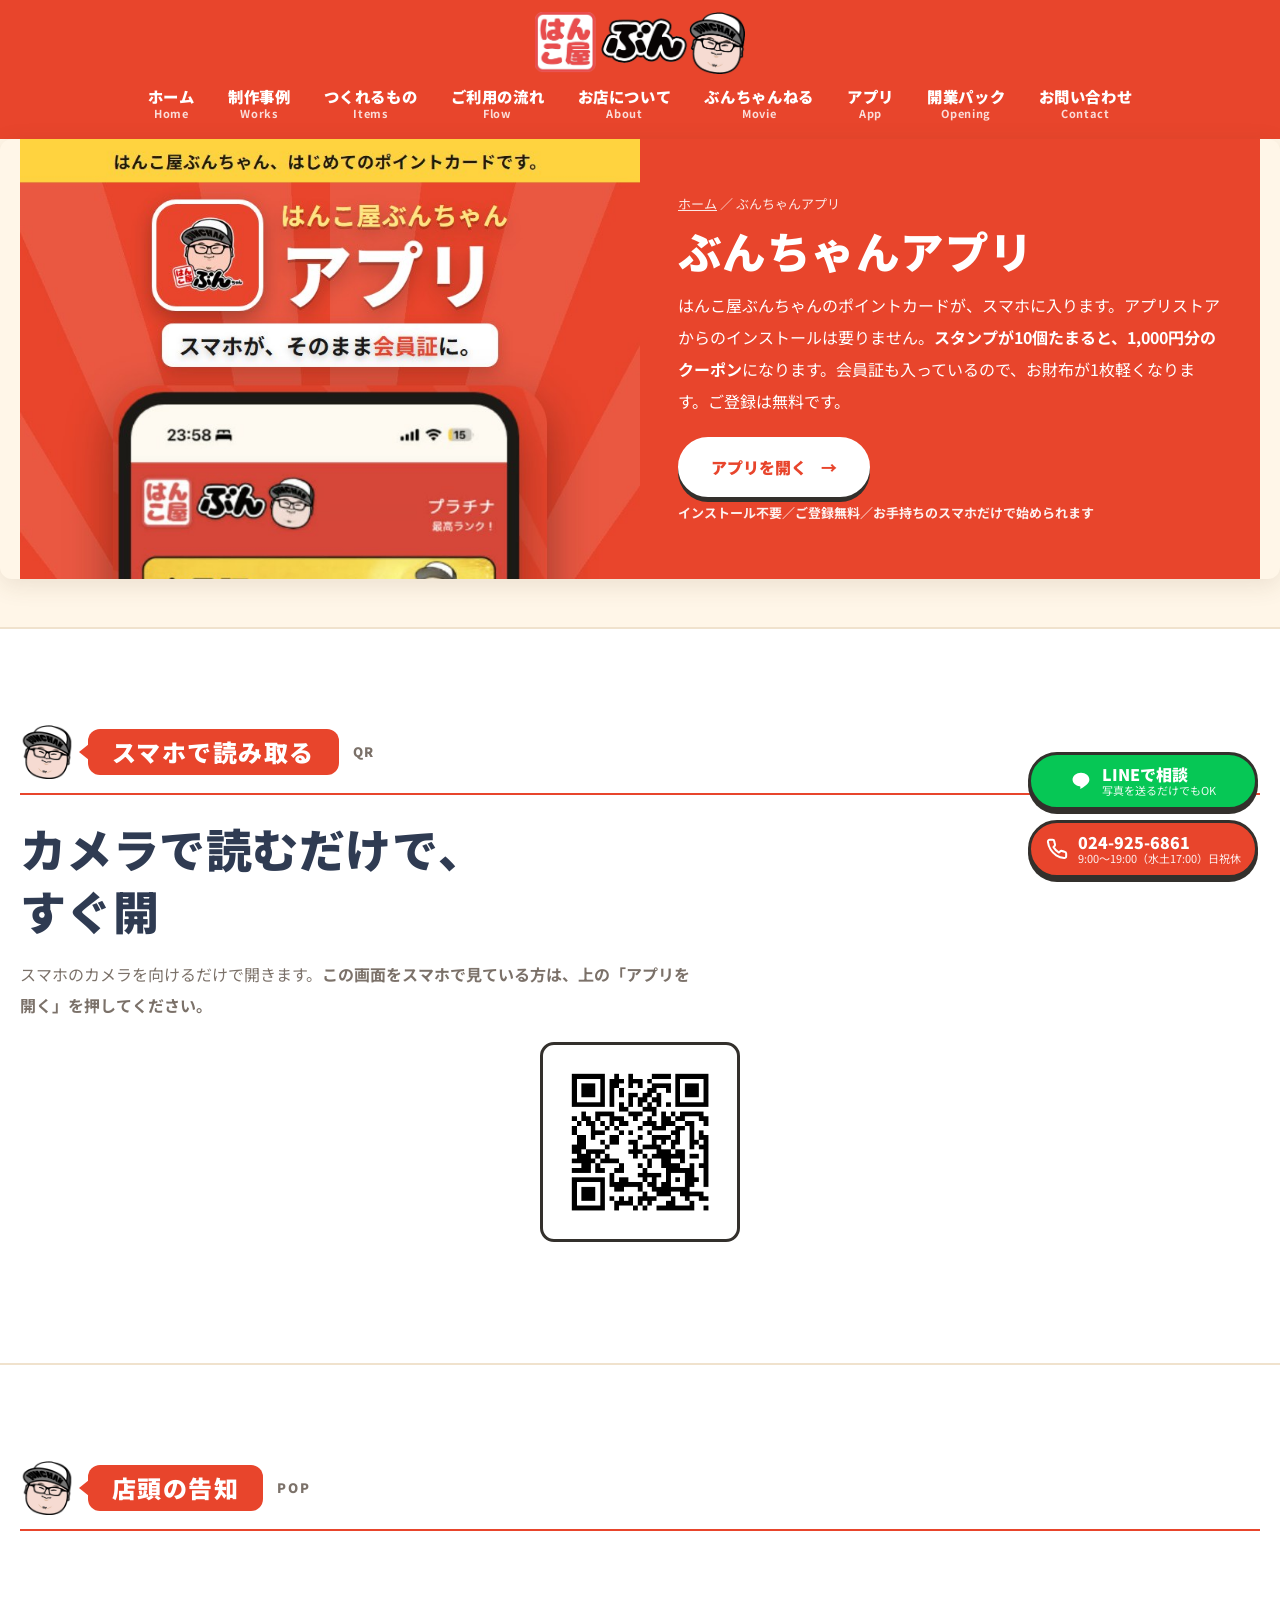
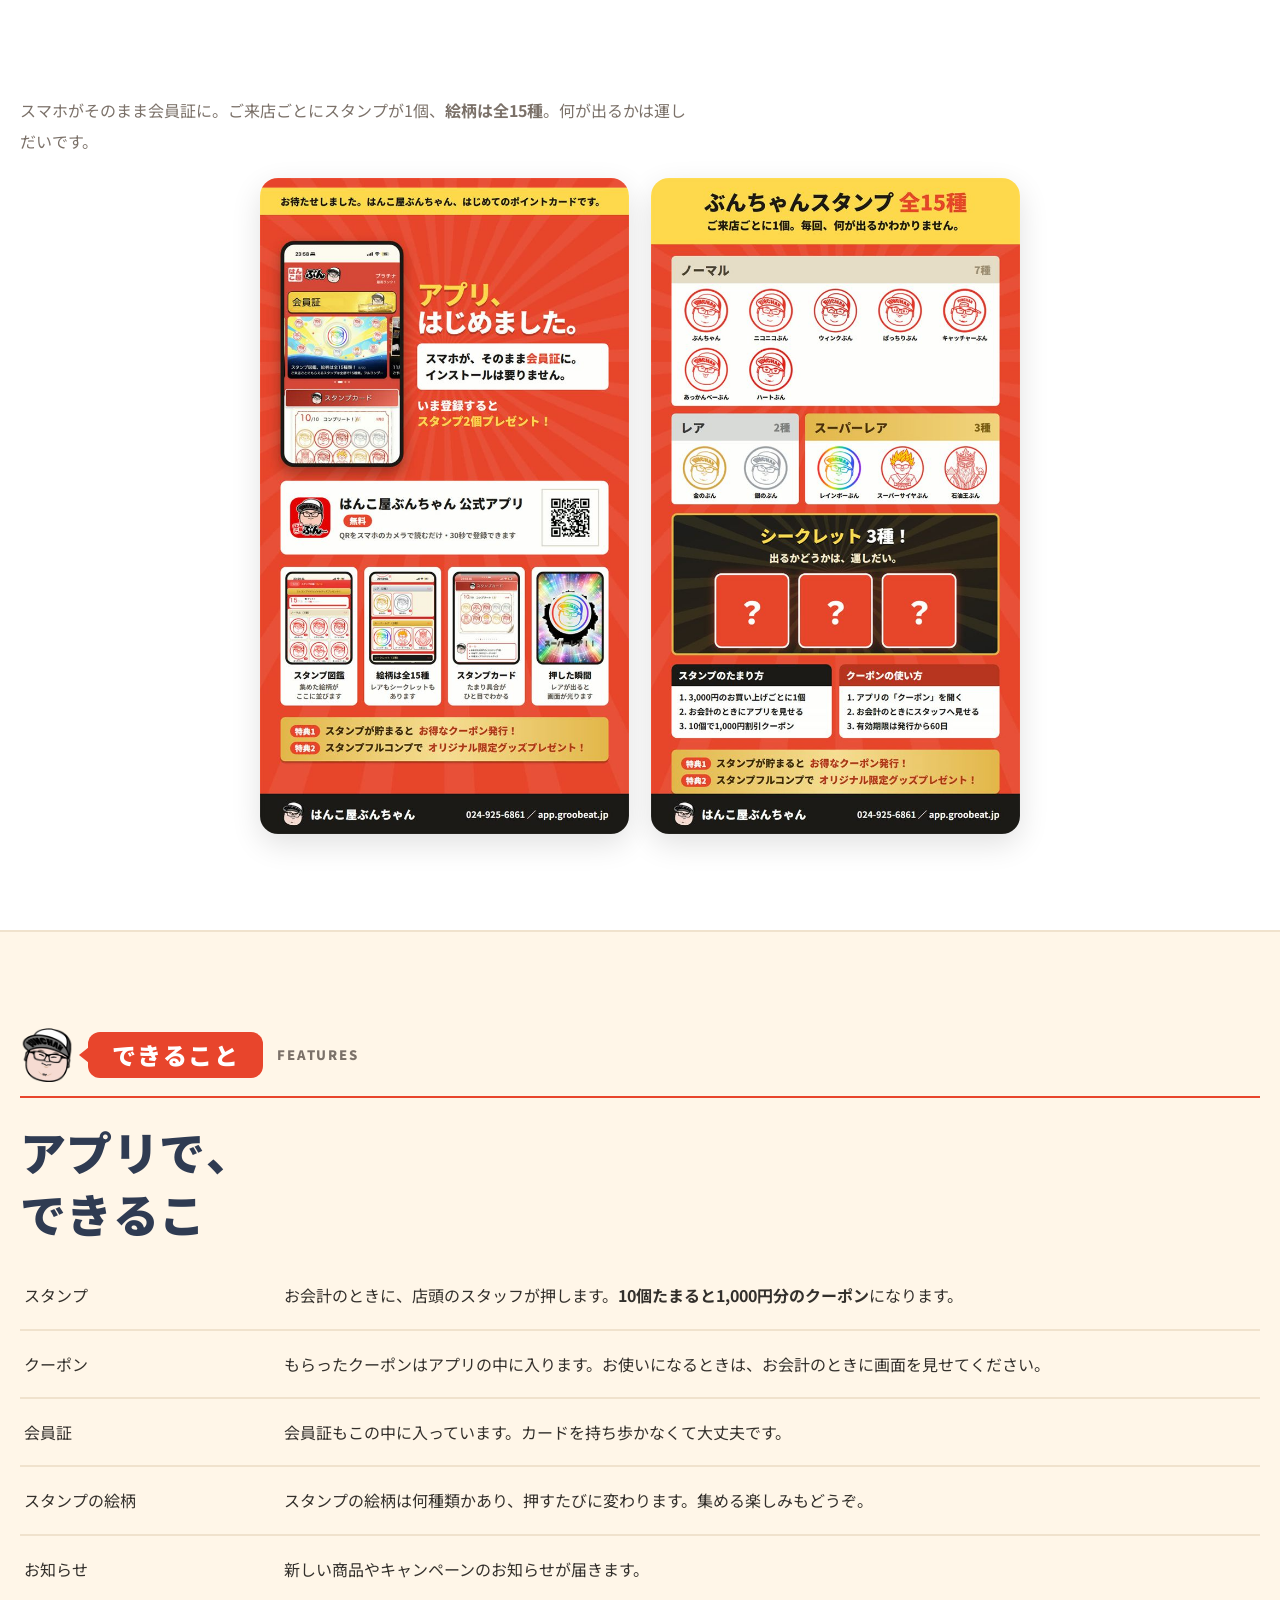
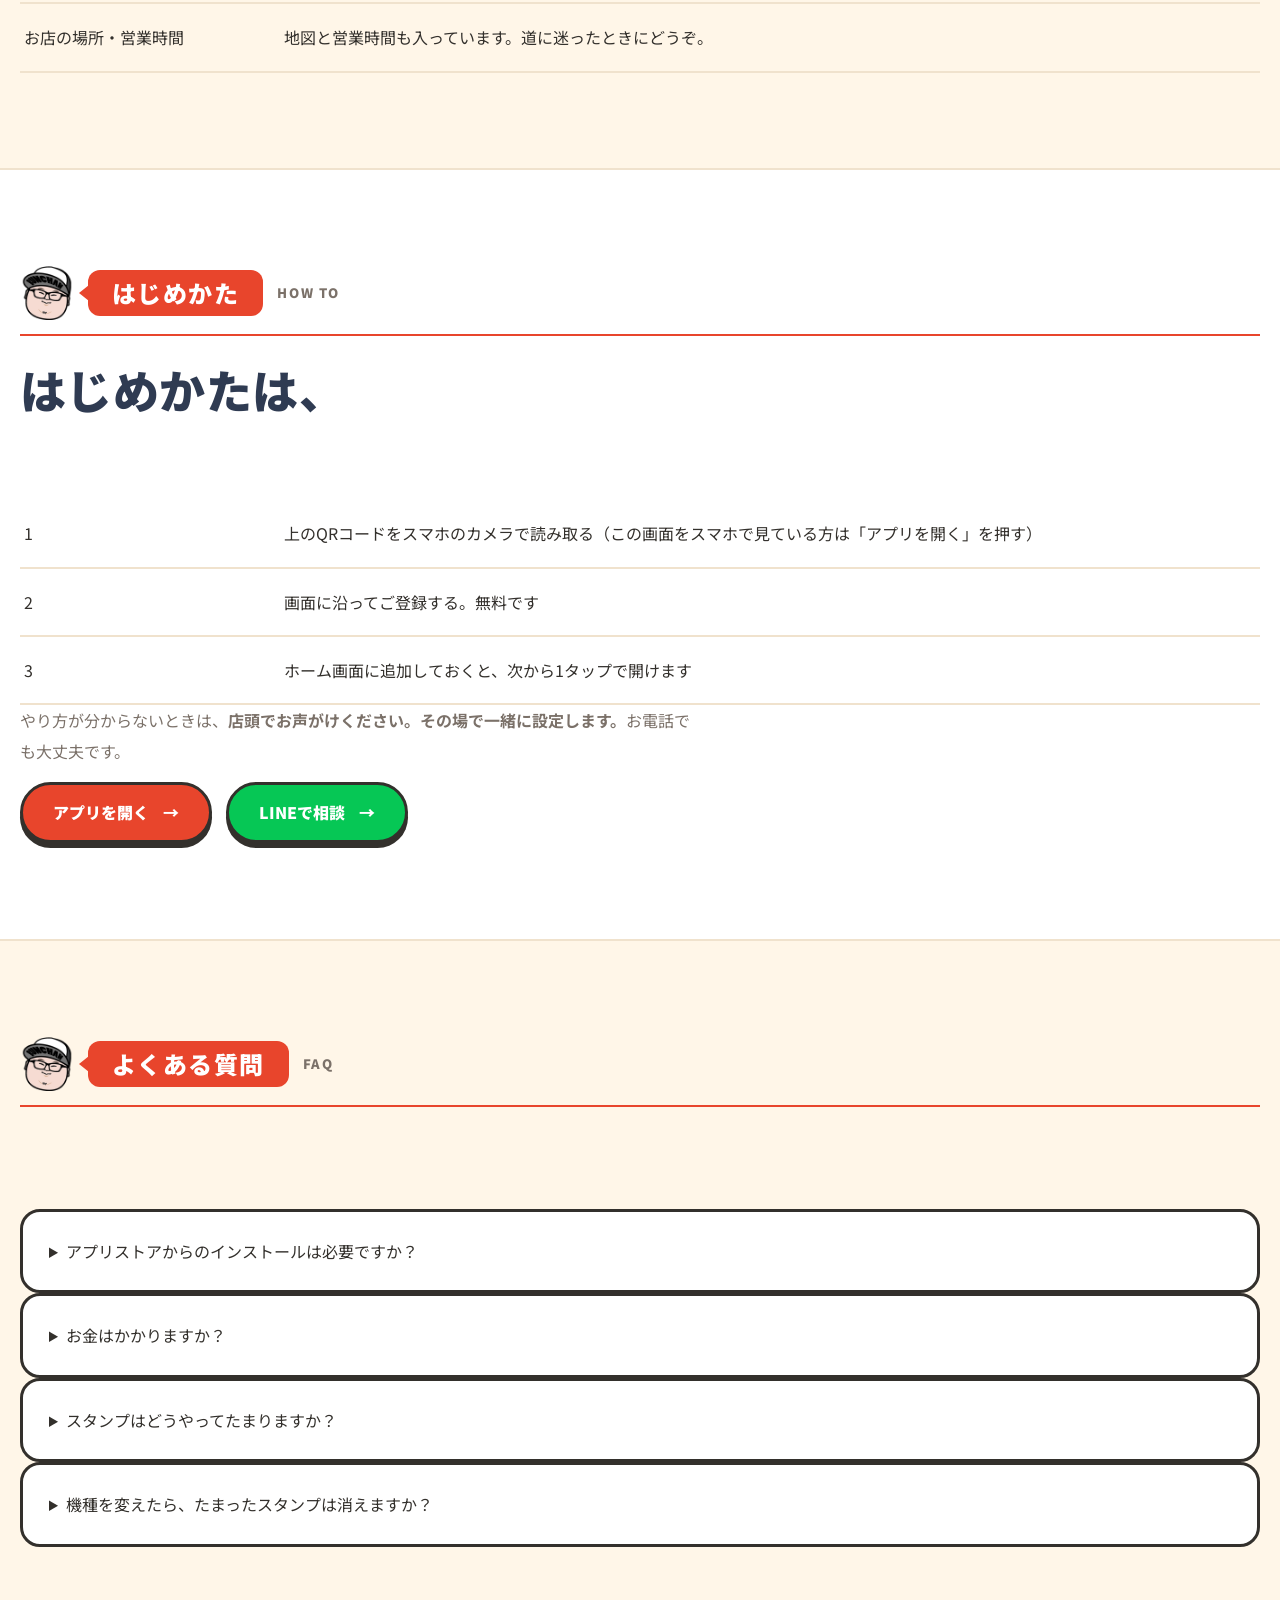
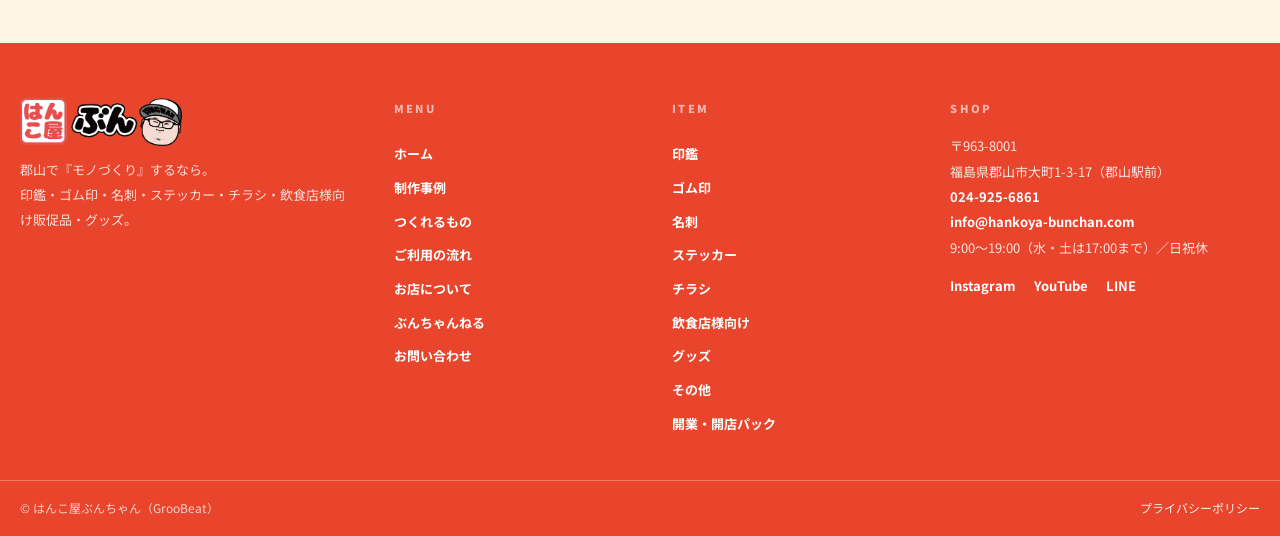
<file: app.html>
<!doctype html>
<html lang="ja">
<head>
  <meta charset="utf-8">
  <meta name="viewport" content="width=device-width, initial-scale=1">
  <!-- ★公開時に必ず削除すること（CHECKLIST_KOKAI対象） -->
  <meta name="robots" content="noindex,nofollow">
  <title>はんこ屋ぶんちゃんアプリ（スマホのポイントカード）｜郡山のはんこ屋ぶんちゃん</title>
  <meta name="description" content="はんこ屋ぶんちゃんのポイントカードがスマホに入ります。アプリストアからのインストールは不要。スタンプ10個で1,000円分のクーポン。会員証も入っています。ご登録は無料です。">
  <link rel="canonical" href="https://hankoya-bunchan.com/app.html">
  <link rel="icon" href="img/favicon-32.png" sizes="32x32" type="image/png">
  <link rel="icon" href="img/favicon-192.png" sizes="192x192" type="image/png">
  <link rel="apple-touch-icon" href="img/apple-touch-icon.png">
  <meta property="og:type" content="article">
  <meta property="og:title" content="はんこ屋ぶんちゃんアプリ｜郡山のはんこ屋ぶんちゃん">
  <meta property="og:description" content="紙のポイントカードを持ち歩かなくて大丈夫。スタンプ10個で1,000円分のクーポンになります。インストール不要・登録無料。">
  <meta property="og:url" content="https://bunchan-groobeat.github.io/hankoya-bunchan-hp/app.html">
  <meta property="og:locale" content="ja_JP">
  <meta property="og:image" content="https://bunchan-groobeat.github.io/hankoya-bunchan-hp/img/ogp.jpg">
  <meta property="og:image:width" content="1200">
  <meta property="og:image:height" content="630">
  <meta property="og:image:alt" content="はんこ屋ぶんちゃん これ全部つくれます！">
  <meta name="twitter:card" content="summary_large_image">
  <meta name="twitter:image" content="https://bunchan-groobeat.github.io/hankoya-bunchan-hp/img/ogp.jpg">
  <link rel="preconnect" href="https://fonts.googleapis.com">
  <link rel="preconnect" href="https://fonts.gstatic.com" crossorigin>
  <link href="https://fonts.googleapis.com/css2?family=Noto+Sans+JP:wght@400;500;700;900&display=swap" rel="stylesheet">
  <script type="application/ld+json">
  {
    "@context": "https://schema.org",
    "@type": "BreadcrumbList",
    "itemListElement": [
      { "@type": "ListItem", "position": 1, "name": "ホーム", "item": "https://hankoya-bunchan.com/" },
      { "@type": "ListItem", "position": 2, "name": "ぶんちゃんアプリ", "item": "https://hankoya-bunchan.com/app.html" }
    ]
  }
  </script>
  <script type="application/ld+json">
{
  "@context": "https://schema.org",
  "@type": "WebApplication",
  "name": "はんこ屋ぶんちゃん ポイントカード",
  "url": "https://app.groobeat.jp",
  "applicationCategory": "LifestyleApplication",
  "operatingSystem": "ブラウザ（インストール不要）",
  "inLanguage": "ja",
  "offers": { "@type": "Offer", "price": "0", "priceCurrency": "JPY" },
  "publisher": {
    "@type": "Store",
    "name": "はんこ屋ぶんちゃん",
    "telephone": "+81-24-925-6861",
    "address": {
      "@type": "PostalAddress",
      "postalCode": "963-8001",
      "addressRegion": "福島県",
      "addressLocality": "郡山市",
      "streetAddress": "大町1-3-17",
      "addressCountry": "JP"
    },
    "hasMap": "https://share.google/TN5vIBhqydpP0uvWV"
  }
}
  </script>
  <script type="application/ld+json">
{
  "@context": "https://schema.org",
  "@type": "FAQPage",
  "mainEntity": [
    { "@type": "Question", "name": "アプリストアからのインストールは必要ですか？",
      "acceptedAnswer": { "@type": "Answer", "text": "必要ありません。スマホのブラウザで開くだけでお使いいただけます。ホーム画面に追加しておくと、次回から1タップで開けます。" } },
    { "@type": "Question", "name": "お金はかかりますか？",
      "acceptedAnswer": { "@type": "Answer", "text": "かかりません。ご登録も、お使いいただくのも無料です。" } },
    { "@type": "Question", "name": "スタンプはどうやってたまりますか？",
      "acceptedAnswer": { "@type": "Answer", "text": "お会計のときに、店頭のスタッフが押します。10個たまると1,000円分のクーポンになります。" } },
    { "@type": "Question", "name": "機種を変えたら、たまったスタンプは消えますか？",
      "acceptedAnswer": { "@type": "Answer", "text": "引き継ぐことができます。お手数ですが、店頭でスタッフにお声がけください。その場でご案内します。" } }
  ]
}
  </script>
  <link rel="stylesheet" href="style.css?v=20260904r">
</head>
<body>
  <main>
    <div class="header-bar">
    <div class="container">
      <header class="header">
        <p class="logo"><a href="index.html"><img src="img/app-logo.png" alt="はんこ屋ぶんちゃん" width="900" height="266"></a></p>

        <button class="nav-toggle" type="button" id="navToggle" aria-expanded="false" aria-controls="globalNav" aria-label="メニューを開く">
          <span></span><span></span><span></span>
        </button>

        <nav class="gnav" id="globalNav" aria-label="サイト内メニュー">
          <div class="gnav-main">
            <a href="index.html"><span class="gm-en">Home</span><span class="gm-ja">ホーム</span></a>
            <a href="index.html#works"><span class="gm-en">Works</span><span class="gm-ja">制作事例</span></a>
            <a href="index.html#tsukureru"><span class="gm-en">Items</span><span class="gm-ja">つくれるもの</span></a>
            <a href="index.html#flow"><span class="gm-en">Flow</span><span class="gm-ja">ご利用の流れ</span></a>
            <a href="index.html#about"><span class="gm-en">About</span><span class="gm-ja">お店について</span></a>
            <a href="index.html#youtube"><span class="gm-en">Movie</span><span class="gm-ja">ぶんちゃんねる</span></a>
            <a href="app.html"><span class="gm-en">App</span><span class="gm-ja">アプリ</span></a>
            <a href="kaigyo.html"><span class="gm-en">Opening</span><span class="gm-ja">開業パック</span></a>
            <a href="index.html#contact-title"><span class="gm-en">Contact</span><span class="gm-ja">お問い合わせ</span></a>
          </div>
          <div class="gnav-sub">
            <p class="gnav-label">ITEM</p>
            <div class="gnav-items">
              <a href="inkan.html">印鑑</a>
              <a href="gomuin.html">ゴム印</a>
              <a href="meishi.html">名刺</a>
              <a href="sticker.html">ステッカー</a>
              <a href="flyer.html">チラシ</a>
              <a href="poster.html">飲食店様向け</a>
              <a href="goods.html">グッズ</a>
              <a href="other.html">その他</a>
              <a href="kaigyo.html">開業・開店パック</a>
            </div>
          </div>
          <div class="gnav-foot">
            <a class="gnav-line" href="https://lin.ee/Q52XPutI" target="_blank" rel="noopener">LINEで相談</a>
            <a class="gnav-tel" href="tel:0249256861">024-925-6861</a>
          </div>
        </nav>

        <div class="header-note">郡山駅前で創業11年</div>
      </header>
    </div>
    </div>

    <!-- アプリの看板 -->
    <section class="pg-hero" style="--neon: #e8452c">
      <div class="container pg-hero-inner">
        <!-- ★2026-09-04 社長「印鑑とかと同じで上段にホーム画面とアイコンの画像」→ 画像は tools/hero-app.mjs で組む（絵＝既存素材／文字＝太郎）。作り直しは node tools/hero-app.mjs -->
        <img class="pg-band pg-band--top" src="img/hero-app.jpg" alt="はんこ屋ぶんちゃんアプリ — スマホが、そのまま会員証に。" width="800" height="1422" fetchpriority="high">
        <div class="pg-lead">
          <p class="pg-crumb"><a href="index.html">ホーム</a> ／ ぶんちゃんアプリ</p>
          <h1 class="pg-title">ぶんちゃんアプリ</h1>
          <p class="pg-text">はんこ屋ぶんちゃんのポイントカードが、スマホに入ります。アプリストアからのインストールは要りません。<b>スタンプが10個たまると、1,000円分のクーポン</b>になります。会員証も入っているので、お財布が1枚軽くなります。ご登録は無料です。</p>
          <div class="pg-actions">
            <a class="cta" href="https://app.groobeat.jp" target="_blank" rel="noopener">アプリを開く</a>
          </div>
          <p class="opening-safe">インストール不要／ご登録無料／お手持ちのスマホだけで始められます</p>
        </div>
      </div>
    </section>

    <!-- QRコード -->
    <section class="section reveal" id="qr" aria-labelledby="qr-title">
      <div class="container">
        <p class="eyebrow"><span class="eb-en">QR</span><span class="eb-ja">スマホで読み取る</span></p>
        <h2 class="section-title" id="qr-title">カメラで読むだけで、<br>すぐ開きます。</h2>
        <p class="section-lead">スマホのカメラを向けるだけで開きます。<b>この画面をスマホで見ている方は、上の「アプリを開く」を押してください。</b></p>
        <p class="app-qr"><img src="img/qr-app.png" alt="ぶんちゃんアプリのQRコード" width="480" height="480" loading="lazy"></p>
      </div>
    </section>

    <!-- 告知POP（★2026-09-04 社長指示「告知用POP使ってくれ」。元＝PWA/告知物_2026-09-01/チラシ_スマホ版 の表裏。
         900px幅のJPGに落として img/app-pop-1.jpg（表）・-2.jpg（裏）。差し替えはファイルを置き換えるだけ） -->
    <section class="section reveal" id="pop" aria-labelledby="pop-title">
      <div class="container">
        <p class="eyebrow"><span class="eb-en">POP</span><span class="eb-ja">店頭の告知</span></p>
        <h2 class="section-title" id="pop-title">アプリ、<br>はじめました。</h2>
        <p class="section-lead">スマホがそのまま会員証に。ご来店ごとにスタンプが1個、<b>絵柄は全15種</b>。何が出るかは運しだいです。</p>
        <div class="app-pop">
          <a href="https://app.groobeat.jp" target="_blank" rel="noopener" aria-label="ぶんちゃんアプリを開く"><img src="img/app-pop-1.jpg" alt="ぶんちゃんアプリ告知POP（表）— アプリ、はじめました。スマホがそのまま会員証に。インストールは要りません。" width="900" height="1600" loading="lazy"></a>
          <a href="https://app.groobeat.jp" target="_blank" rel="noopener" aria-label="ぶんちゃんアプリを開く"><img src="img/app-pop-2.jpg" alt="ぶんちゃんアプリ告知POP（裏）— ぶんちゃんスタンプ全15種。ノーマル7種・レア2種・スーパーレア3種・シークレット3種。" width="900" height="1600" loading="lazy"></a>
        </div>
      </div>
    </section>

    <!-- できること -->
    <section class="section warm reveal" id="can" aria-labelledby="can-title">
      <div class="container">
        <p class="eyebrow"><span class="eb-en">FEATURES</span><span class="eb-ja">できること</span></p>
        <h2 class="section-title" id="can-title">アプリで、<br>できること。</h2>
        <div class="spec-list">
          <div class="spec-row"><dt>スタンプ</dt><dd>お会計のときに、店頭のスタッフが押します。<b>10個たまると1,000円分のクーポン</b>になります。</dd></div>
          <div class="spec-row"><dt>クーポン</dt><dd>もらったクーポンはアプリの中に入ります。お使いになるときは、お会計のときに画面を見せてください。</dd></div>
          <div class="spec-row"><dt>会員証</dt><dd>会員証もこの中に入っています。カードを持ち歩かなくて大丈夫です。</dd></div>
          <div class="spec-row"><dt>スタンプの絵柄</dt><dd>スタンプの絵柄は何種類かあり、押すたびに変わります。集める楽しみもどうぞ。</dd></div>
          <div class="spec-row"><dt>お知らせ</dt><dd>新しい商品やキャンペーンのお知らせが届きます。</dd></div>
          <div class="spec-row"><dt>お店の場所・営業時間</dt><dd>地図と営業時間も入っています。道に迷ったときにどうぞ。</dd></div>
        </div>
      </div>
    </section>

    <!-- はじめかた -->
    <section class="section reveal" id="start" aria-labelledby="start-title">
      <div class="container">
        <p class="eyebrow"><span class="eb-en">HOW TO</span><span class="eb-ja">はじめかた</span></p>
        <h2 class="section-title" id="start-title">はじめかたは、<br>3つだけ。</h2>
        <div class="spec-list">
          <div class="spec-row"><dt>1</dt><dd>上のQRコードをスマホのカメラで読み取る（この画面をスマホで見ている方は「アプリを開く」を押す）</dd></div>
          <div class="spec-row"><dt>2</dt><dd>画面に沿ってご登録する。無料です</dd></div>
          <div class="spec-row"><dt>3</dt><dd>ホーム画面に追加しておくと、次から1タップで開けます</dd></div>
        </div>
        <p class="section-lead">やり方が分からないときは、<b>店頭でお声がけください。その場で一緒に設定します。</b>お電話でも大丈夫です。</p>
        <div class="pg-actions">
          <a class="cta" href="https://app.groobeat.jp" target="_blank" rel="noopener">アプリを開く</a>
          <a class="cta cta-line" href="https://lin.ee/Q52XPutI" target="_blank" rel="noopener">LINEで相談</a>
        </div>
      </div>
    </section>

    <!-- よくある質問 -->
    <section class="section warm reveal" aria-labelledby="faq-title">
      <div class="container">
        <p class="eyebrow"><span class="eb-en">FAQ</span><span class="eb-ja">よくある質問</span></p>
        <h2 class="section-title" id="faq-title">よくある質問。</h2>
        <div class="faq">
          <details class="faq-item"><summary>アプリストアからのインストールは必要ですか？</summary>
            <p class="faq-a">必要ありません。スマホのブラウザで開くだけでお使いいただけます。ホーム画面に追加しておくと、次回から1タップで開けます。</p></details>
          <details class="faq-item"><summary>お金はかかりますか？</summary>
            <p class="faq-a">かかりません。ご登録も、お使いいただくのも無料です。</p></details>
          <details class="faq-item"><summary>スタンプはどうやってたまりますか？</summary>
            <p class="faq-a">お会計のときに、店頭のスタッフが押します。10個たまると1,000円分のクーポンになります。</p></details>
          <details class="faq-item"><summary>機種を変えたら、たまったスタンプは消えますか？</summary>
            <p class="faq-a">引き継ぐことができます。お手数ですが、店頭でスタッフにお声がけください。その場でご案内します。</p></details>
        </div>
      </div>
    </section>

    <div class="contact-bar" id="contactBar">
    <a class="cb-line" href="https://lin.ee/Q52XPutI" target="_blank" rel="noopener">
      <span class="cb-icon" aria-hidden="true">
        <svg viewBox="0 0 24 24" width="22" height="22" fill="currentColor"><path d="M12 3C6.9 3 2.8 6.3 2.8 10.4c0 3.7 3.3 6.8 7.7 7.4.3.06.7.2.8.46.1.24.07.6.03.85l-.13.78c-.04.23-.18.9.79.49.97-.4 5.24-3.09 7.15-5.29 1.32-1.45 1.95-2.92 1.95-4.69C21.2 6.3 17.1 3 12 3z"/></svg>
      </span>
      <span class="cb-text"><b>LINEで相談</b><small>写真を送るだけでもOK</small></span>
    </a>
    <a class="cb-tel" href="tel:0249256861">
      <span class="cb-icon" aria-hidden="true">
        <svg viewBox="0 0 24 24" width="22" height="22" fill="none" stroke="currentColor" stroke-width="2.2" stroke-linecap="round" stroke-linejoin="round"><path d="M22 16.92v3a2 2 0 0 1-2.18 2 19.79 19.79 0 0 1-8.63-3.07 19.5 19.5 0 0 1-6-6A19.79 19.79 0 0 1 2.08 4.18 2 2 0 0 1 4.06 2h3a2 2 0 0 1 2 1.72c.13.96.36 1.9.7 2.81a2 2 0 0 1-.45 2.11L8.09 9.91a16 16 0 0 0 6 6l1.27-1.27a2 2 0 0 1 2.11-.45c.91.34 1.85.57 2.81.7A2 2 0 0 1 22 16.92z"/></svg>
      </span>
      <span class="cb-text"><b>024-925-6861</b><small>9:00〜19:00（水土17:00）日祝休</small></span>
    </a>
  </div>

  <footer>
    <div class="container footer-inner">
      <div class="f-brand">
        <p class="f-name"><img src="img/app-logo.png" alt="はんこ屋ぶんちゃん" width="900" height="266"></p>
        <p class="f-tagline">郡山で『モノづくり』するなら。<br>印鑑・ゴム印・名刺・ステッカー・チラシ・飲食店様向け販促品・グッズ。</p>
      </div>

      <nav class="f-nav" aria-label="フッターメニュー">
        <p class="f-label">MENU</p>
        <a href="index.html">ホーム</a>
        <a href="index.html#works">制作事例</a>
        <a href="index.html#tsukureru">つくれるもの</a>
        <a href="index.html#flow">ご利用の流れ</a>
        <a href="index.html#about">お店について</a>
        <a href="index.html#youtube">ぶんちゃんねる</a>
        <a href="index.html#contact-title">お問い合わせ</a>
      </nav>

      <nav class="f-nav" aria-label="品目メニュー">
        <p class="f-label">ITEM</p>
        <a href="inkan.html">印鑑</a>
        <a href="gomuin.html">ゴム印</a>
        <a href="meishi.html">名刺</a>
        <a href="sticker.html">ステッカー</a>
        <a href="flyer.html">チラシ</a>
        <a href="poster.html">飲食店様向け</a>
        <a href="goods.html">グッズ</a>
        <a href="other.html">その他</a>
        <a href="kaigyo.html">開業・開店パック</a>
      </nav>

      <div class="f-info">
        <p class="f-label">SHOP</p>
        <p class="f-address">
          〒963-8001<br>福島県郡山市大町1-3-17（郡山駅前）<br>
          <a href="tel:0249256861">024-925-6861</a><br>
          <a href="mailto:info@hankoya-bunchan.com">info@hankoya-bunchan.com</a><br>
          9:00〜19:00（水・土は17:00まで）／日祝休
        </p>
        <p class="f-sns">
          <a href="https://www.instagram.com/hankoya_bunchan" target="_blank" rel="noopener">Instagram</a>
          <a href="https://www.youtube.com/@bunchannel2025" target="_blank" rel="noopener">YouTube</a>
          <a href="https://lin.ee/Q52XPutI" target="_blank" rel="noopener">LINE</a>
        </p>
      </div>
    </div>

    <div class="container footer-bottom">
      <span>&copy; はんこ屋ぶんちゃん（GrooBeat）</span>
      <a href="privacy.html">プライバシーポリシー</a>
    </div>
  </footer>

  <script src="script.js?v=20260904r" defer></script>
</body>
</html>
</file>
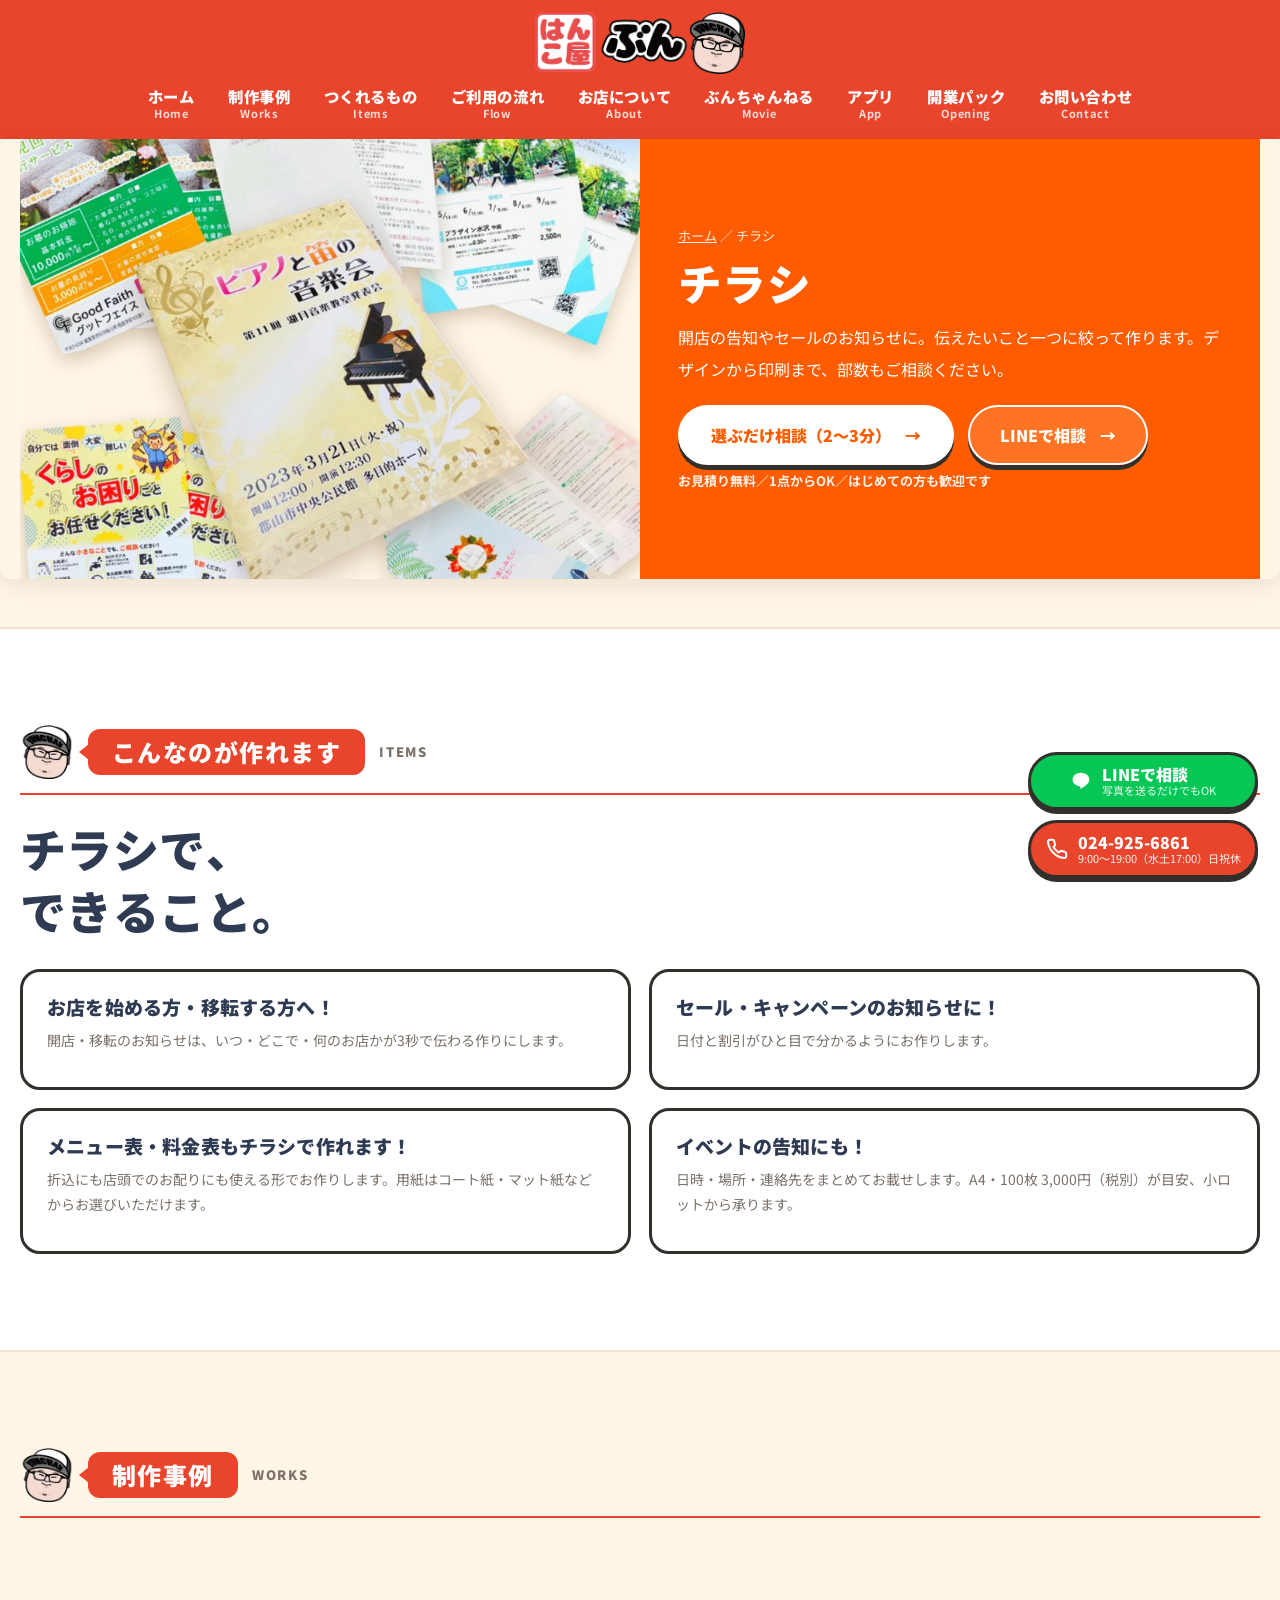
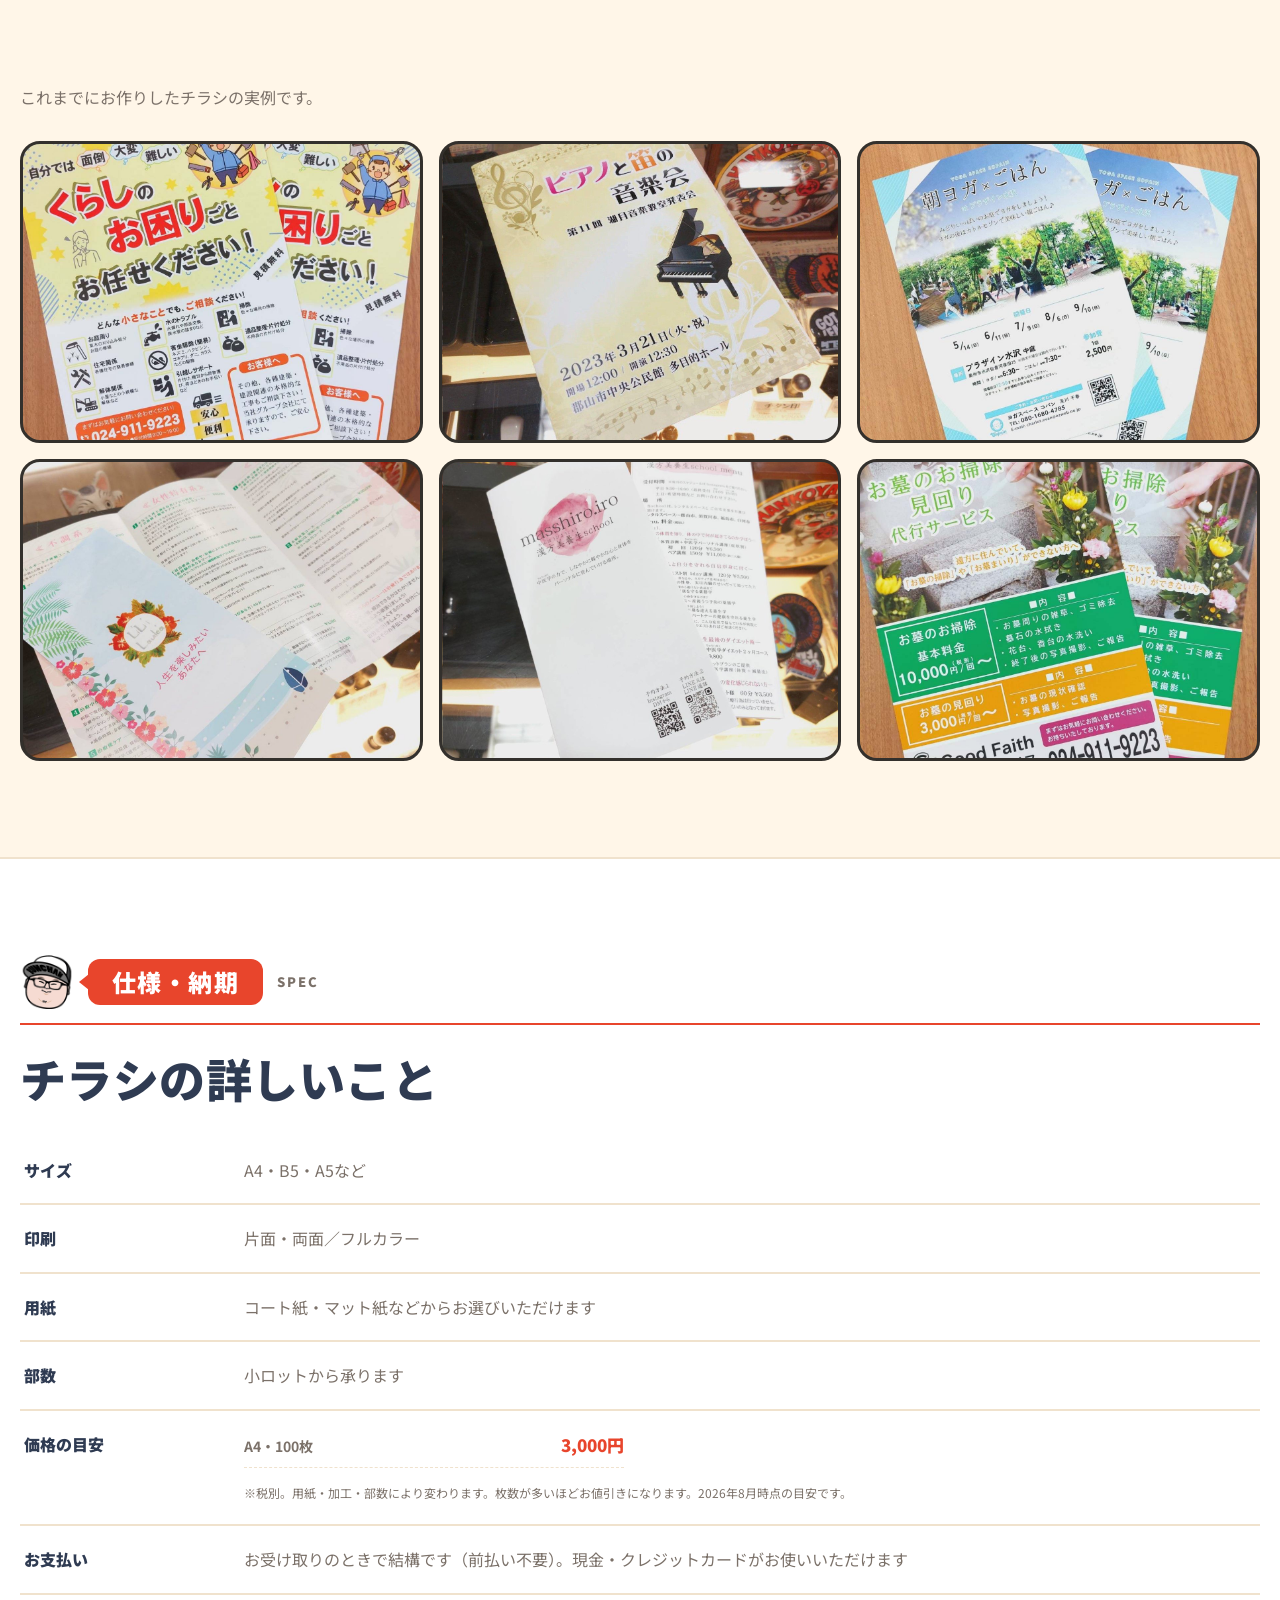
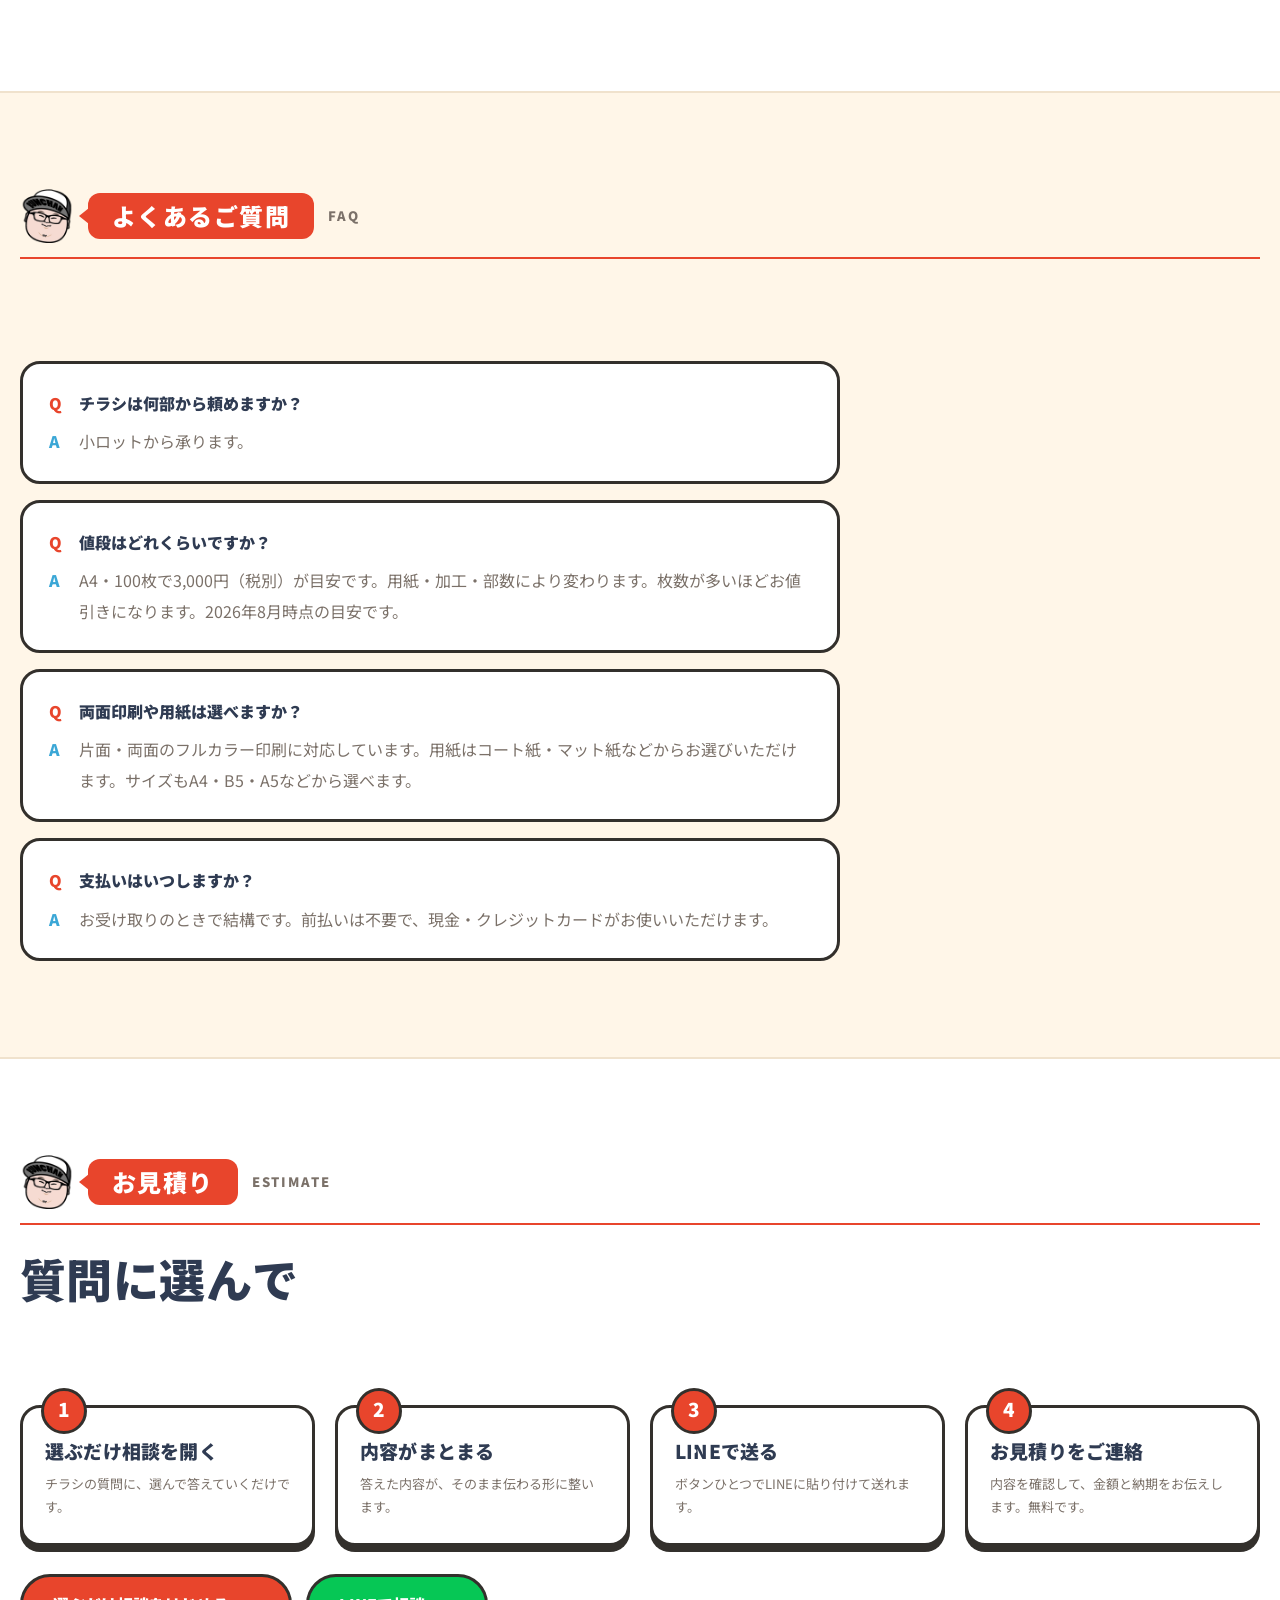
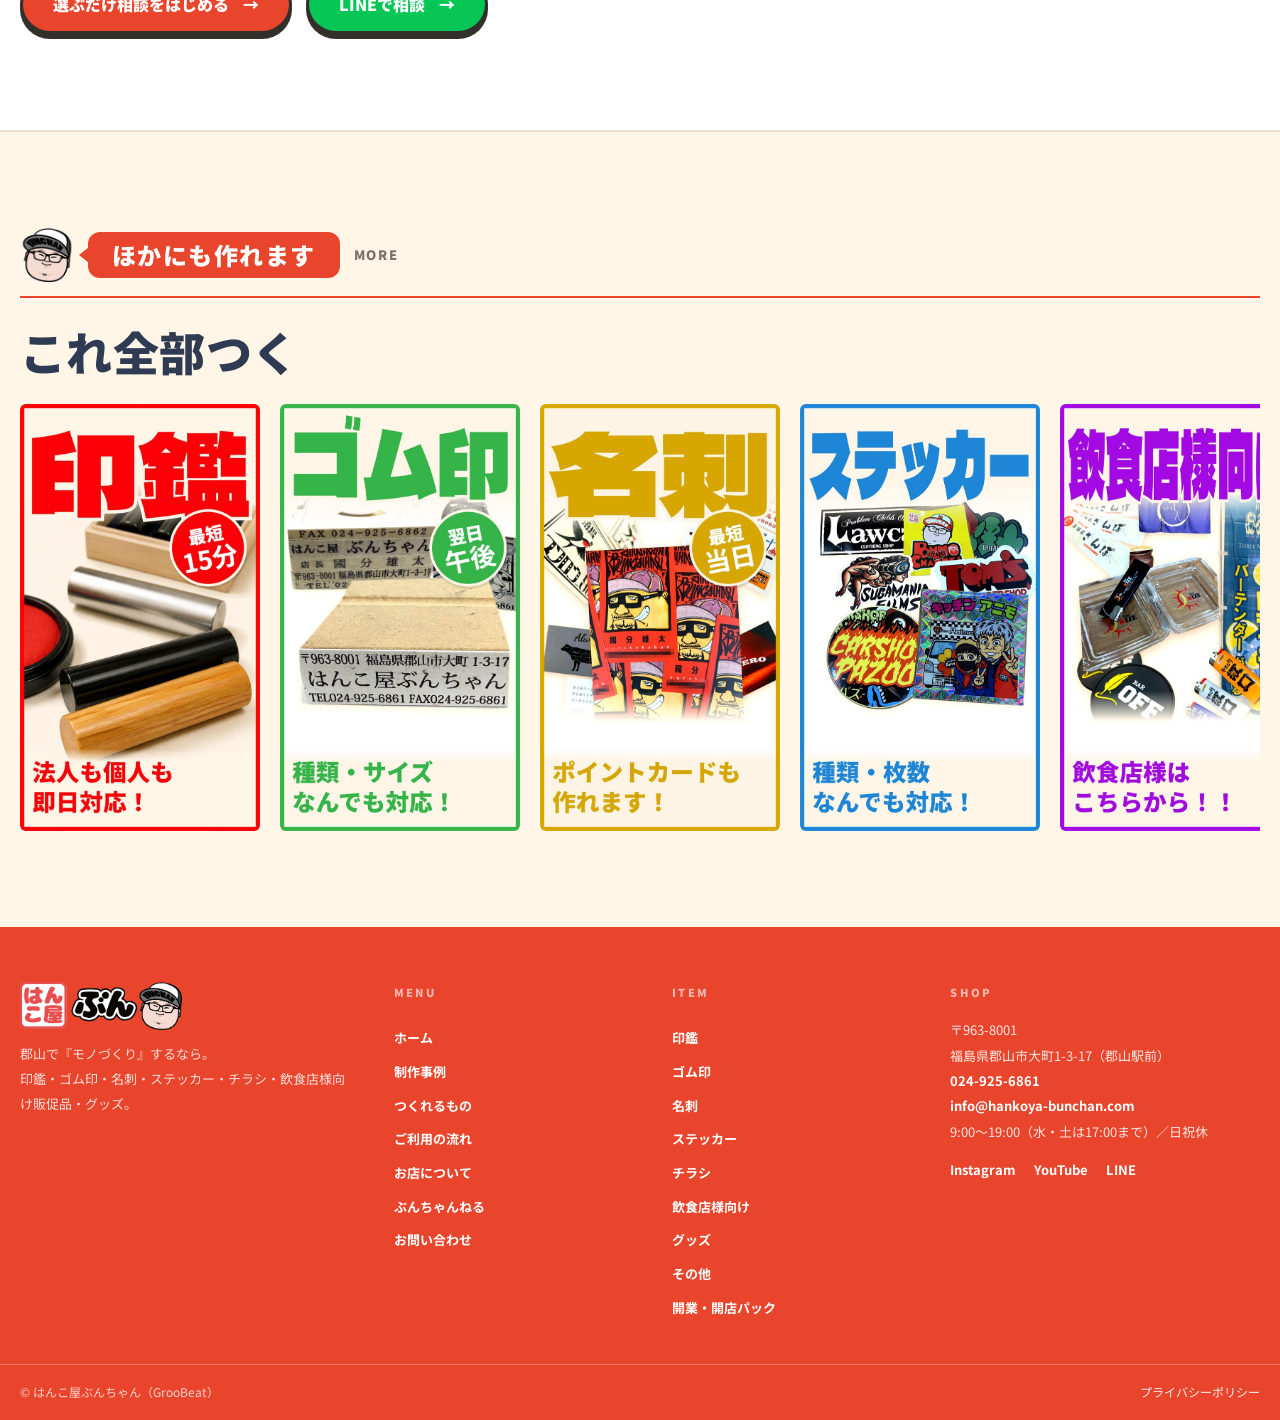
<file: flyer.html>
<!doctype html>
<html lang="ja">
<head>
  <meta charset="utf-8">
  <meta name="viewport" content="width=device-width, initial-scale=1">
  <!-- ★公開時に必ず削除すること（CHECKLIST_KOKAI対象） -->
  <meta name="robots" content="noindex,nofollow">
  <title>チラシの印刷・デザイン｜郡山のはんこ屋ぶんちゃん</title>
  <meta name="description" content="開店の告知やセールのお知らせに。チラシのデザインから印刷まで郡山駅前で対応します。部数はご相談ください。">
  <link rel="canonical" href="https://hankoya-bunchan.com/flyer.html">
  <link rel="icon" href="img/favicon-32.png" sizes="32x32" type="image/png">
  <link rel="icon" href="img/favicon-192.png" sizes="192x192" type="image/png">
  <link rel="apple-touch-icon" href="img/apple-touch-icon.png">
  <meta property="og:type" content="article">
  <meta property="og:title" content="チラシの印刷・デザイン｜郡山のはんこ屋ぶんちゃん">
  <meta property="og:description" content="開店の告知やセールのお知らせに。チラシのデザインから印刷まで郡山駅前で対応します。部数はご相談ください。">
  <meta property="og:url" content="https://bunchan-groobeat.github.io/hankoya-bunchan-hp/flyer.html">
  <meta property="og:locale" content="ja_JP">
  <meta property="og:image" content="https://bunchan-groobeat.github.io/hankoya-bunchan-hp/img/ogp.jpg">
  <meta property="og:image:width" content="1200">
  <meta property="og:image:height" content="630">
  <meta property="og:image:alt" content="はんこ屋ぶんちゃん これ全部つくれます！">
  <meta name="twitter:card" content="summary_large_image">
  <meta name="twitter:image" content="https://bunchan-groobeat.github.io/hankoya-bunchan-hp/img/ogp.jpg">
  <link rel="preconnect" href="https://fonts.googleapis.com">
  <link rel="preconnect" href="https://fonts.gstatic.com" crossorigin>
  <link href="https://fonts.googleapis.com/css2?family=Noto+Sans+JP:wght@400;500;700;900&display=swap" rel="stylesheet">
  <script type="application/ld+json">
  {
    "@context": "https://schema.org",
    "@type": "BreadcrumbList",
    "itemListElement": [
      { "@type": "ListItem", "position": 1, "name": "ホーム", "item": "https://hankoya-bunchan.com/" },
      { "@type": "ListItem", "position": 2, "name": "チラシ", "item": "https://hankoya-bunchan.com/flyer.html" }
    ]
  }
  </script>
  <script type="application/ld+json">
{
  "@context": "https://schema.org",
  "@type": "Service",
  "name": "チラシの印刷・デザイン",
  "serviceType": "チラシの印刷・デザイン",
  "provider": {
    "@type": "Store",
    "name": "はんこ屋ぶんちゃん",
    "telephone": "+81-24-925-6861",
    "address": {
      "@type": "PostalAddress",
      "postalCode": "963-8001",
      "addressRegion": "福島県",
      "addressLocality": "郡山市",
      "streetAddress": "大町1-3-17",
      "addressCountry": "JP"
    },
    "hasMap": "https://share.google/TN5vIBhqydpP0uvWV",
    "image": "https://hankoya-bunchan.com/img/ogp.jpg"
  },
  "areaServed": {
    "@type": "City",
    "name": "郡山市"
  },
  "url": "https://hankoya-bunchan.com/flyer.html",
  "offers": {
    "@type": "Offer",
    "priceCurrency": "JPY",
    "price": "3000",
    "valueAddedTaxIncluded": false,
    "description": "A4・100枚（税別・2026年8月時点の目安）",
    "url": "https://hankoya-bunchan.com/flyer.html"
  }
}
  </script>
  <script type="application/ld+json">
{
  "@context": "https://schema.org",
  "@type": "FAQPage",
  "mainEntity": [
    {
      "@type": "Question",
      "name": "チラシは何部から頼めますか？",
      "acceptedAnswer": {
        "@type": "Answer",
        "text": "小ロットから承ります。"
      }
    },
    {
      "@type": "Question",
      "name": "値段はどれくらいですか？",
      "acceptedAnswer": {
        "@type": "Answer",
        "text": "A4・100枚で3,000円（税別）が目安です。用紙・加工・部数により変わります。枚数が多いほどお値引きになります。2026年8月時点の目安です。"
      }
    },
    {
      "@type": "Question",
      "name": "両面印刷や用紙は選べますか？",
      "acceptedAnswer": {
        "@type": "Answer",
        "text": "片面・両面のフルカラー印刷に対応しています。用紙はコート紙・マット紙などからお選びいただけます。サイズもA4・B5・A5などから選べます。"
      }
    },
    {
      "@type": "Question",
      "name": "支払いはいつしますか？",
      "acceptedAnswer": {
        "@type": "Answer",
        "text": "お受け取りのときで結構です。前払いは不要で、現金・クレジットカードがお使いいただけます。"
      }
    }
  ]
}
  </script>
  <link rel="stylesheet" href="style.css?v=20260904r">
</head>
<body>
  <main>
    <div class="header-bar">
    <div class="container">
      <header class="header">
        <p class="logo"><a href="index.html"><img src="img/app-logo.png" alt="はんこ屋ぶんちゃん" width="900" height="266"></a></p>

        <button class="nav-toggle" type="button" id="navToggle" aria-expanded="false" aria-controls="globalNav" aria-label="メニューを開く">
          <span></span><span></span><span></span>
        </button>

        <nav class="gnav" id="globalNav" aria-label="サイト内メニュー">
          <div class="gnav-main">
            <a href="index.html"><span class="gm-en">Home</span><span class="gm-ja">ホーム</span></a>
            <a href="index.html#works"><span class="gm-en">Works</span><span class="gm-ja">制作事例</span></a>
            <a href="index.html#tsukureru"><span class="gm-en">Items</span><span class="gm-ja">つくれるもの</span></a>
            <a href="index.html#flow"><span class="gm-en">Flow</span><span class="gm-ja">ご利用の流れ</span></a>
            <a href="index.html#about"><span class="gm-en">About</span><span class="gm-ja">お店について</span></a>
            <a href="index.html#youtube"><span class="gm-en">Movie</span><span class="gm-ja">ぶんちゃんねる</span></a>
            <a href="app.html"><span class="gm-en">App</span><span class="gm-ja">アプリ</span></a>
            <a href="kaigyo.html"><span class="gm-en">Opening</span><span class="gm-ja">開業パック</span></a>
            <a href="index.html#contact-title"><span class="gm-en">Contact</span><span class="gm-ja">お問い合わせ</span></a>
          </div>
          <div class="gnav-sub">
            <p class="gnav-label">ITEM</p>
            <div class="gnav-items">
              <a href="inkan.html">印鑑</a>
              <a href="gomuin.html">ゴム印</a>
              <a href="meishi.html">名刺</a>
              <a href="sticker.html">ステッカー</a>
              <a href="flyer.html">チラシ</a>
              <a href="poster.html">飲食店様向け</a>
              <a href="goods.html">グッズ</a>
              <a href="other.html">その他</a>
              <a href="kaigyo.html">開業・開店パック</a>
            </div>
          </div>
          <div class="gnav-foot">
            <a class="gnav-line" href="https://lin.ee/Q52XPutI" target="_blank" rel="noopener">LINEで相談</a>
            <a class="gnav-tel" href="tel:0249256861">024-925-6861</a>
          </div>
        </nav>

        <div class="header-note">郡山駅前で創業11年</div>
      </header>
    </div>
    </div>

    <!-- 品目の看板 -->
    <section class="pg-hero" style="--neon: #ff5c00">
      <div class="container pg-hero-inner">
        <!-- ★横バンドは tools\band8.ps1 で card-flyer.png から自動生成（band-flyer.jpg） -->
        <img class="pg-band" src="img/hero-flyer.jpg" alt="チラシ" width="800" height="1422" fetchpriority="high">
        <div class="pg-lead">
          <p class="pg-crumb"><a href="index.html">ホーム</a> ／ チラシ</p>
          <h1 class="pg-title">チラシ</h1>
          <p class="pg-text">開店の告知やセールのお知らせに。伝えたいこと一つに絞って作ります。デザインから印刷まで、部数もご相談ください。</p>
          <div class="pg-actions">
            <a class="cta" href="https://bunchan-groobeat.github.io/bunchan-hearing/?s=flyer" target="_blank" rel="noopener">選ぶだけ相談（2〜3分）</a>
            <a class="cta cta-line" href="https://lin.ee/Q52XPutI" target="_blank" rel="noopener">LINEで相談</a>
          </div>
          <p class="opening-safe">お見積り無料／1点からOK／はじめての方も歓迎です</p>
        </div>
      </div>
    </section>

    <!-- こんなのが作れます -->
    <section class="section reveal" id="can" aria-labelledby="can-title">
      <div class="container">
        <p class="eyebrow"><span class="eb-en">ITEMS</span><span class="eb-ja">こんなのが作れます</span></p>
        <h2 class="section-title" id="can-title">チラシで、<br>できること。</h2>
        <ul class="item-list">
          <!-- ★2026-09-03 太郎の下書き。呼びかけ型へ書き換え（旧＝開店・移転の告知／セール・キャンペーン／メニュー・料金表／イベント告知）。
               並び順は変えていない。本文の事実（A4・100枚 3,000円／小ロット／用紙）は、このページのSPEC・FAQに既に書いてあるものだけを使った。
               ★社長の言葉に差し替える前提の仮文。社長の確認が出るまで本番へは出さない。 -->
          <li>
            <h3>お店を始める方・移転する方へ！</h3>
            <p>開店・移転のお知らせは、いつ・どこで・何のお店かが3秒で伝わる作りにします。</p>
          </li>
          <li>
            <h3>セール・キャンペーンのお知らせに！</h3>
            <p>日付と割引がひと目で分かるようにお作りします。</p>
          </li>
          <li>
            <h3>メニュー表・料金表もチラシで作れます！</h3>
            <p>折込にも店頭でのお配りにも使える形でお作りします。用紙はコート紙・マット紙などからお選びいただけます。</p>
          </li>
          <li>
            <h3>イベントの告知にも！</h3>
            <p>日時・場所・連絡先をまとめてお載せします。A4・100枚 3,000円（税別）が目安、小ロットから承ります。</p>
          </li>
        </ul>
      </div>
    </section>

    <!-- 制作事例 -->
    <section class="section warm reveal" id="works" aria-labelledby="works-title">
      <div class="container">
        <p class="eyebrow"><span class="eb-en">WORKS</span><span class="eb-ja">制作事例</span></p>
        <h2 class="section-title" id="works-title">作ってきたものが、<br>信用のすべてです。</h2>
        <p class="section-lead">これまでにお作りしたチラシの実例です。</p>
        <!-- ★写真は img/works-flyer-1.jpg 〜 -6.jpg を置くと入ります -->
        <div class="works-grid" data-works="flyer">
          <div class="works-cell" style="background-image:url('img/works-flyer-1.jpg')" role="img" aria-label="チラシの制作事例 1"></div>
          <div class="works-cell" style="background-image:url('img/works-flyer-2.jpg')" role="img" aria-label="チラシの制作事例 2"></div>
          <div class="works-cell" style="background-image:url('img/works-flyer-3.jpg')" role="img" aria-label="チラシの制作事例 3"></div>
          <div class="works-cell" style="background-image:url('img/works-flyer-4.jpg')" role="img" aria-label="チラシの制作事例 4"></div>
          <div class="works-cell" style="background-image:url('img/works-flyer-5.jpg')" role="img" aria-label="チラシの制作事例 5"></div>
          <div class="works-cell" style="background-image:url('img/works-flyer-6.jpg')" role="img" aria-label="チラシの制作事例 6"></div>
        </div>
      </div>
    </section>

    <!-- 仕様・納期 -->
    <section class="section reveal" aria-labelledby="spec-title">
      <div class="container">
        <p class="eyebrow"><span class="eb-en">SPEC</span><span class="eb-ja">仕様・納期</span></p>
        <h2 class="section-title" id="spec-title">チラシの詳しいこと。</h2>
        <dl class="spec">
            <div class="spec-row"><dt>サイズ</dt><dd>A4・B5・A5など</dd></div>
            <div class="spec-row"><dt>印刷</dt><dd>片面・両面／フルカラー</dd></div>
            <div class="spec-row"><dt>用紙</dt><dd>コート紙・マット紙などからお選びいただけます</dd></div>
            <div class="spec-row"><dt>部数</dt><dd>小ロットから承ります</dd></div>
            <div class="spec-row"><dt>価格の目安</dt><dd>
              <ul class="price-list">
                <li><span>A4・100枚</span><b>3,000円</b></li>
              </ul>
              <small>※税別。用紙・加工・部数により変わります。枚数が多いほどお値引きになります。2026年8月時点の目安です。</small>
            </dd></div>
            <div class="spec-row"><dt>お支払い</dt><dd>お受け取りのときで結構です（前払い不要）。現金・クレジットカードがお使いいただけます</dd></div>
        </dl>
      </div>
    </section>

    <!-- お見積り -->
        <!-- よくあるご質問（構造化データと同じ内容を必ず画面にも出す。2026-08-26 監査対応） -->
    <section class="section warm reveal" aria-labelledby="faq-title">
      <div class="container">
        <p class="eyebrow"><span class="eb-en">FAQ</span><span class="eb-ja">よくあるご質問</span></p>
        <h2 class="section-title" id="faq-title">よくいただくご質問。</h2>
        <div class="faq-list">
          <div class="faq-item">
            <p class="faq-q">チラシは何部から頼めますか？</p>
            <p class="faq-a">小ロットから承ります。</p>
          </div>
          <div class="faq-item">
            <p class="faq-q">値段はどれくらいですか？</p>
            <p class="faq-a">A4・100枚で3,000円（税別）が目安です。用紙・加工・部数により変わります。枚数が多いほどお値引きになります。2026年8月時点の目安です。</p>
          </div>
          <div class="faq-item">
            <p class="faq-q">両面印刷や用紙は選べますか？</p>
            <p class="faq-a">片面・両面のフルカラー印刷に対応しています。用紙はコート紙・マット紙などからお選びいただけます。サイズもA4・B5・A5などから選べます。</p>
          </div>
          <div class="faq-item">
            <p class="faq-q">支払いはいつしますか？</p>
            <p class="faq-a">お受け取りのときで結構です。前払いは不要で、現金・クレジットカードがお使いいただけます。</p>
          </div>
        </div>
      </div>
    </section>

<section class="section reveal" id="estimate" aria-labelledby="est-title">
      <div class="container">
        <p class="eyebrow"><span class="eb-en">ESTIMATE</span><span class="eb-ja">お見積り</span></p>
        <h2 class="section-title" id="est-title">質問に選んで答えるだけ。<br>2〜3分でまとまります。</h2>
        <ol class="flow">
          <li class="flow-step"><span class="flow-num">1</span><h3>選ぶだけ相談を開く</h3><p>チラシの質問に、選んで答えていくだけです。</p></li>
          <li class="flow-step"><span class="flow-num">2</span><h3>内容がまとまる</h3><p>答えた内容が、そのまま伝わる形に整います。</p></li>
          <li class="flow-step"><span class="flow-num">3</span><h3>LINEで送る</h3><p>ボタンひとつでLINEに貼り付けて送れます。</p></li>
          <li class="flow-step"><span class="flow-num">4</span><h3>お見積りをご連絡</h3><p>内容を確認して、金額と納期をお伝えします。無料です。</p></li>
        </ol>
        <div class="pg-actions" style="margin-top:28px">
          <a class="cta" href="https://bunchan-groobeat.github.io/bunchan-hearing/?s=flyer" target="_blank" rel="noopener">選ぶだけ相談をはじめる</a>
          <a class="cta cta-line" href="https://lin.ee/Q52XPutI" target="_blank" rel="noopener">LINEで相談</a>
        </div>
      </div>
    </section>

    <!-- ほかの品目へ -->
    <section class="section warm reveal" aria-labelledby="others-title">
      <div class="container">
        <p class="eyebrow"><span class="eb-en">MORE</span><span class="eb-ja">ほかにも作れます</span></p>
        <h2 class="section-title" id="others-title">これ全部つくれます！</h2>
        <div class="carousel">
          <div class="carousel-track" id="carouselTrack">
            <a class="ci" href="inkan.html" aria-label="印鑑のページを見る"><img class="ci-img" src="img/card-inkan.jpg" alt="印鑑" loading="lazy" width="675" height="1200"></a>
            <a class="ci" href="gomuin.html" aria-label="ゴム印のページを見る"><img class="ci-img" src="img/card-gomuin.jpg" alt="ゴム印" loading="lazy" width="675" height="1200"></a>
            <a class="ci" href="meishi.html" aria-label="名刺のページを見る"><img class="ci-img" src="img/card-meishi.jpg" alt="名刺" loading="lazy" width="675" height="1200"></a>
            <a class="ci" href="sticker.html" aria-label="ステッカーのページを見る"><img class="ci-img" src="img/card-sticker.jpg" alt="ステッカー" loading="lazy" width="675" height="1200"></a>
            <a class="ci" href="poster.html" aria-label="飲食店様向けのページを見る"><img class="ci-img" src="img/card-poster.jpg" alt="飲食店様向け" loading="lazy" width="675" height="1200"></a>
            <a class="ci" href="goods.html" aria-label="グッズのページを見る"><img class="ci-img" src="img/card-goods.jpg" alt="グッズ" loading="lazy" width="675" height="1200"></a>
            <a class="ci" href="other.html" aria-label="その他のページを見る"><img class="ci-img" src="img/card-other.jpg" alt="その他" loading="lazy" width="675" height="1200"></a>
          </div>
        </div>
      </div>
    </section>
  </main>

  <!-- ★全ページ共通：常に出るお問い合わせバー（LINE・電話） -->
  <div class="contact-bar" id="contactBar">
    <a class="cb-line" href="https://lin.ee/Q52XPutI" target="_blank" rel="noopener">
      <span class="cb-icon" aria-hidden="true">
        <svg viewBox="0 0 24 24" width="22" height="22" fill="currentColor"><path d="M12 3C6.9 3 2.8 6.3 2.8 10.4c0 3.7 3.3 6.8 7.7 7.4.3.06.7.2.8.46.1.24.07.6.03.85l-.13.78c-.04.23-.18.9.79.49.97-.4 5.24-3.09 7.15-5.29 1.32-1.45 1.95-2.92 1.95-4.69C21.2 6.3 17.1 3 12 3z"/></svg>
      </span>
      <span class="cb-text"><b>LINEで相談</b><small>写真を送るだけでもOK</small></span>
    </a>
    <a class="cb-tel" href="tel:0249256861">
      <span class="cb-icon" aria-hidden="true">
        <svg viewBox="0 0 24 24" width="22" height="22" fill="none" stroke="currentColor" stroke-width="2.2" stroke-linecap="round" stroke-linejoin="round"><path d="M22 16.92v3a2 2 0 0 1-2.18 2 19.79 19.79 0 0 1-8.63-3.07 19.5 19.5 0 0 1-6-6A19.79 19.79 0 0 1 2.08 4.18 2 2 0 0 1 4.06 2h3a2 2 0 0 1 2 1.72c.13.96.36 1.9.7 2.81a2 2 0 0 1-.45 2.11L8.09 9.91a16 16 0 0 0 6 6l1.27-1.27a2 2 0 0 1 2.11-.45c.91.34 1.85.57 2.81.7A2 2 0 0 1 22 16.92z"/></svg>
      </span>
      <span class="cb-text"><b>024-925-6861</b><small>9:00〜19:00（水土17:00）日祝休</small></span>
    </a>
  </div>

  <footer>
    <div class="container footer-inner">
      <div class="f-brand">
        <p class="f-name"><img src="img/app-logo.png" alt="はんこ屋ぶんちゃん" width="900" height="266"></p>
        <p class="f-tagline">郡山で『モノづくり』するなら。<br>印鑑・ゴム印・名刺・ステッカー・チラシ・飲食店様向け販促品・グッズ。</p>
      </div>

      <nav class="f-nav" aria-label="フッターメニュー">
        <p class="f-label">MENU</p>
        <a href="index.html">ホーム</a>
        <a href="index.html#works">制作事例</a>
        <a href="index.html#tsukureru">つくれるもの</a>
        <a href="index.html#flow">ご利用の流れ</a>
        <a href="index.html#about">お店について</a>
        <a href="index.html#youtube">ぶんちゃんねる</a>
        <a href="index.html#contact-title">お問い合わせ</a>
      </nav>

      <nav class="f-nav" aria-label="品目メニュー">
        <p class="f-label">ITEM</p>
        <a href="inkan.html">印鑑</a>
        <a href="gomuin.html">ゴム印</a>
        <a href="meishi.html">名刺</a>
        <a href="sticker.html">ステッカー</a>
        <a href="flyer.html">チラシ</a>
        <a href="poster.html">飲食店様向け</a>
        <a href="goods.html">グッズ</a>
        <a href="other.html">その他</a>
        <a href="kaigyo.html">開業・開店パック</a>
      </nav>

      <div class="f-info">
        <p class="f-label">SHOP</p>
        <p class="f-address">
          〒963-8001<br>福島県郡山市大町1-3-17（郡山駅前）<br>
          <a href="tel:0249256861">024-925-6861</a><br>
          <a href="mailto:info@hankoya-bunchan.com">info@hankoya-bunchan.com</a><br>
          9:00〜19:00（水・土は17:00まで）／日祝休
        </p>
        <p class="f-sns">
          <a href="https://www.instagram.com/hankoya_bunchan" target="_blank" rel="noopener">Instagram</a>
          <a href="https://www.youtube.com/@bunchannel2025" target="_blank" rel="noopener">YouTube</a>
          <a href="https://lin.ee/Q52XPutI" target="_blank" rel="noopener">LINE</a>
        </p>
      </div>
    </div>

    <div class="container footer-bottom">
      <span>&copy; はんこ屋ぶんちゃん（GrooBeat）</span>
      <a href="privacy.html">プライバシーポリシー</a>
    </div>
  </footer>

  <script src="script.js?v=20260904r" defer></script>
</body>
</html>
</file>
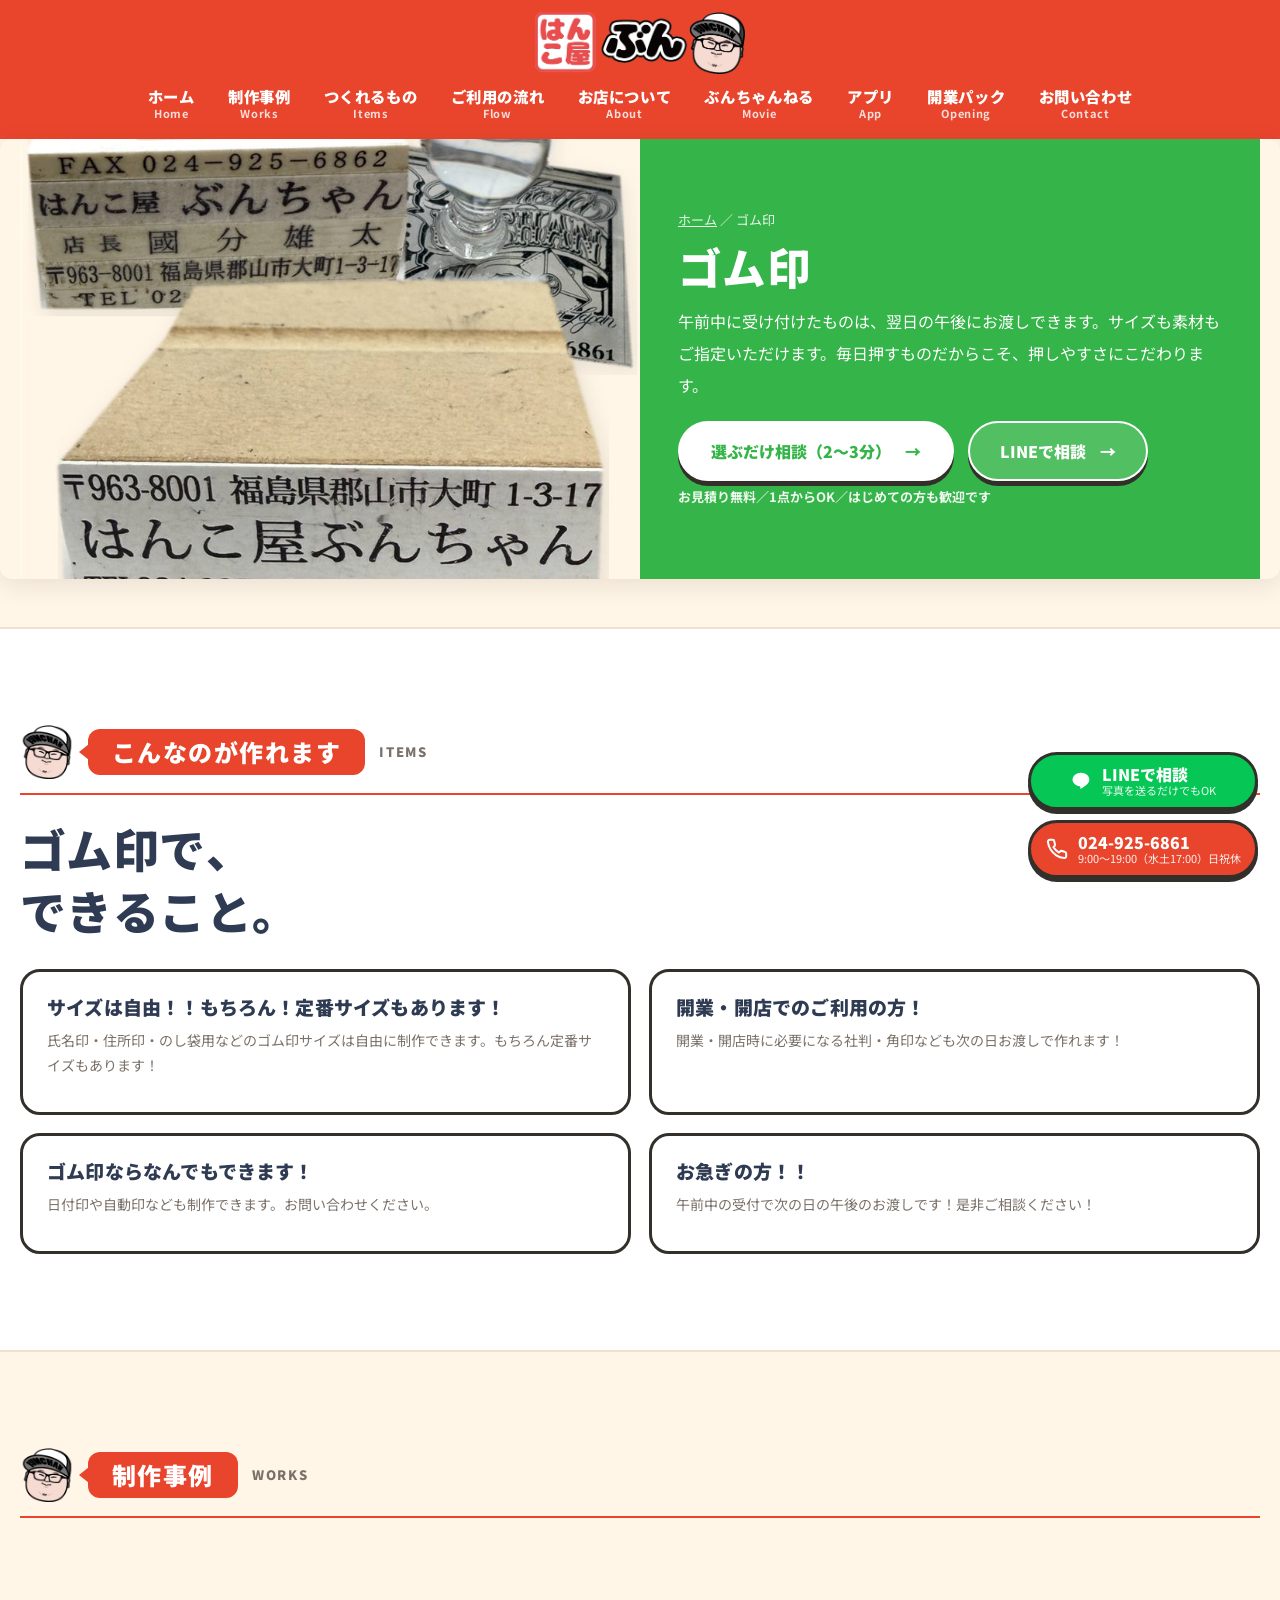
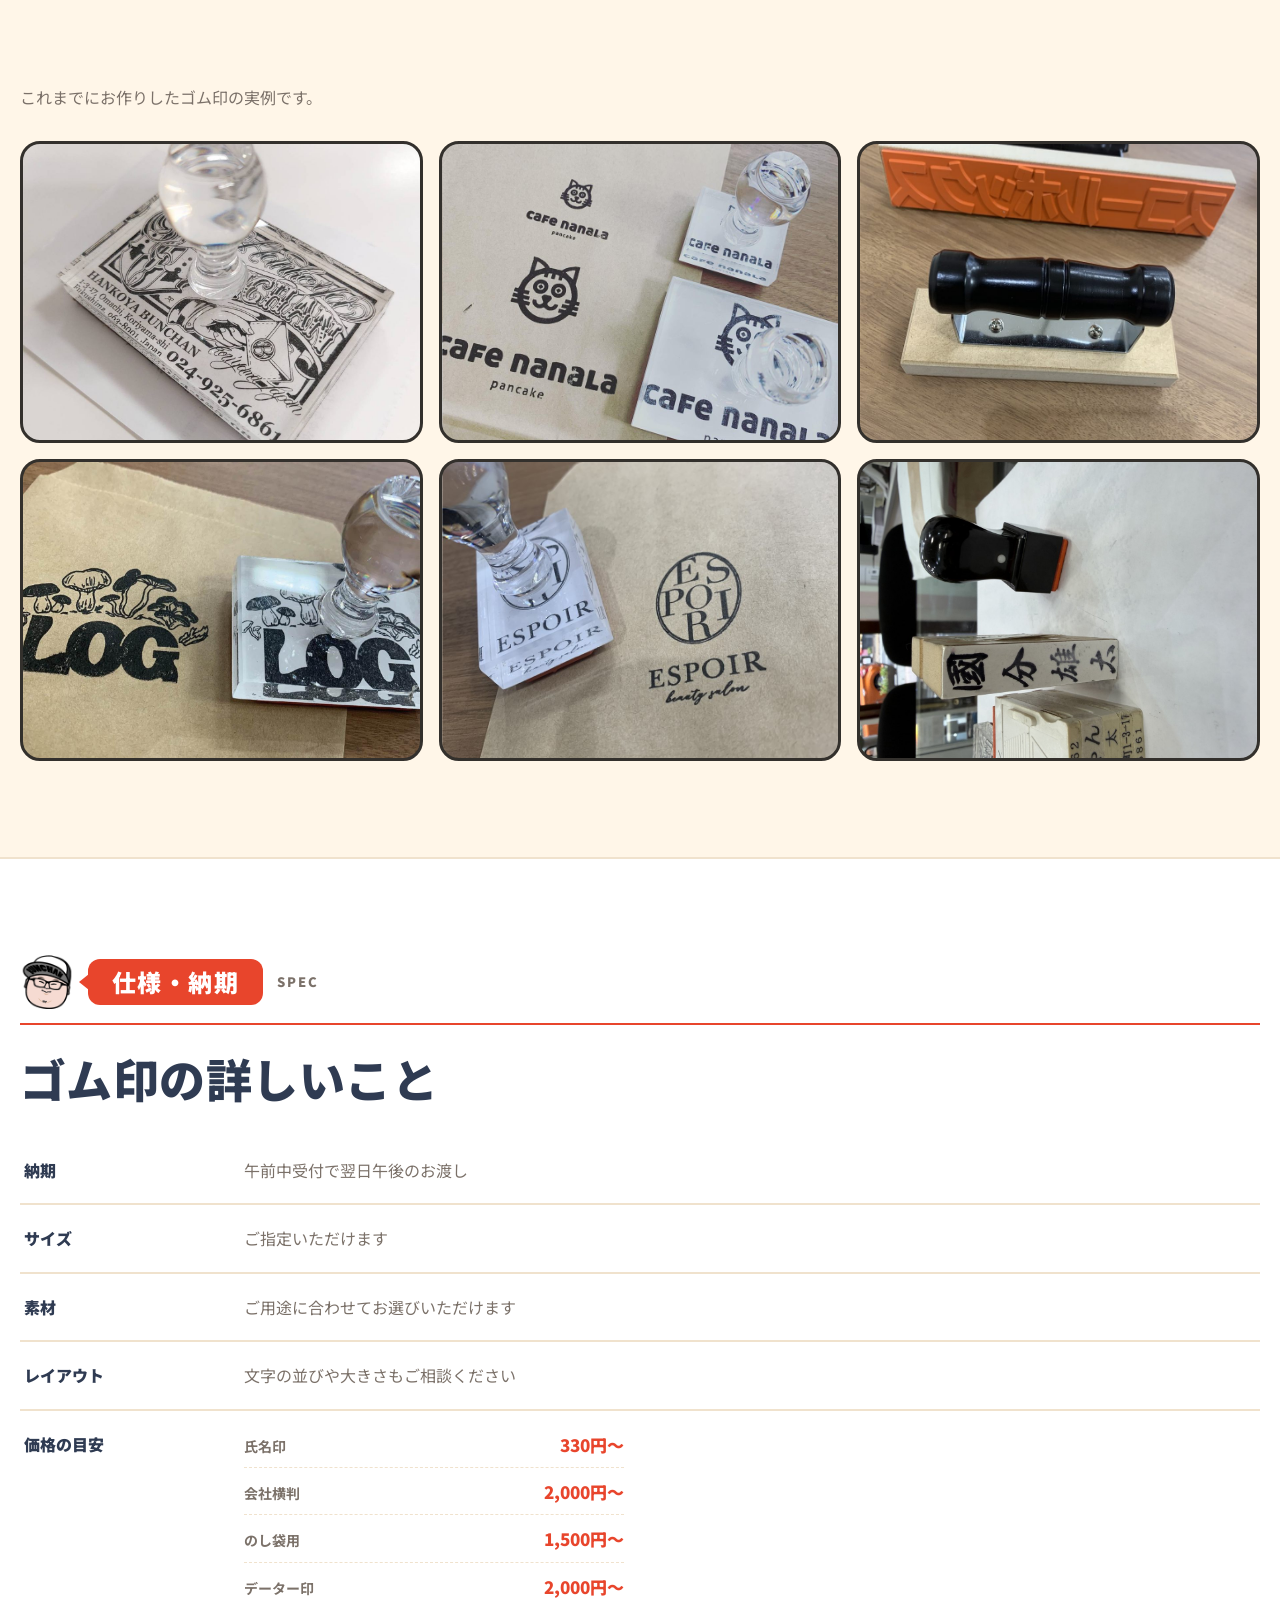
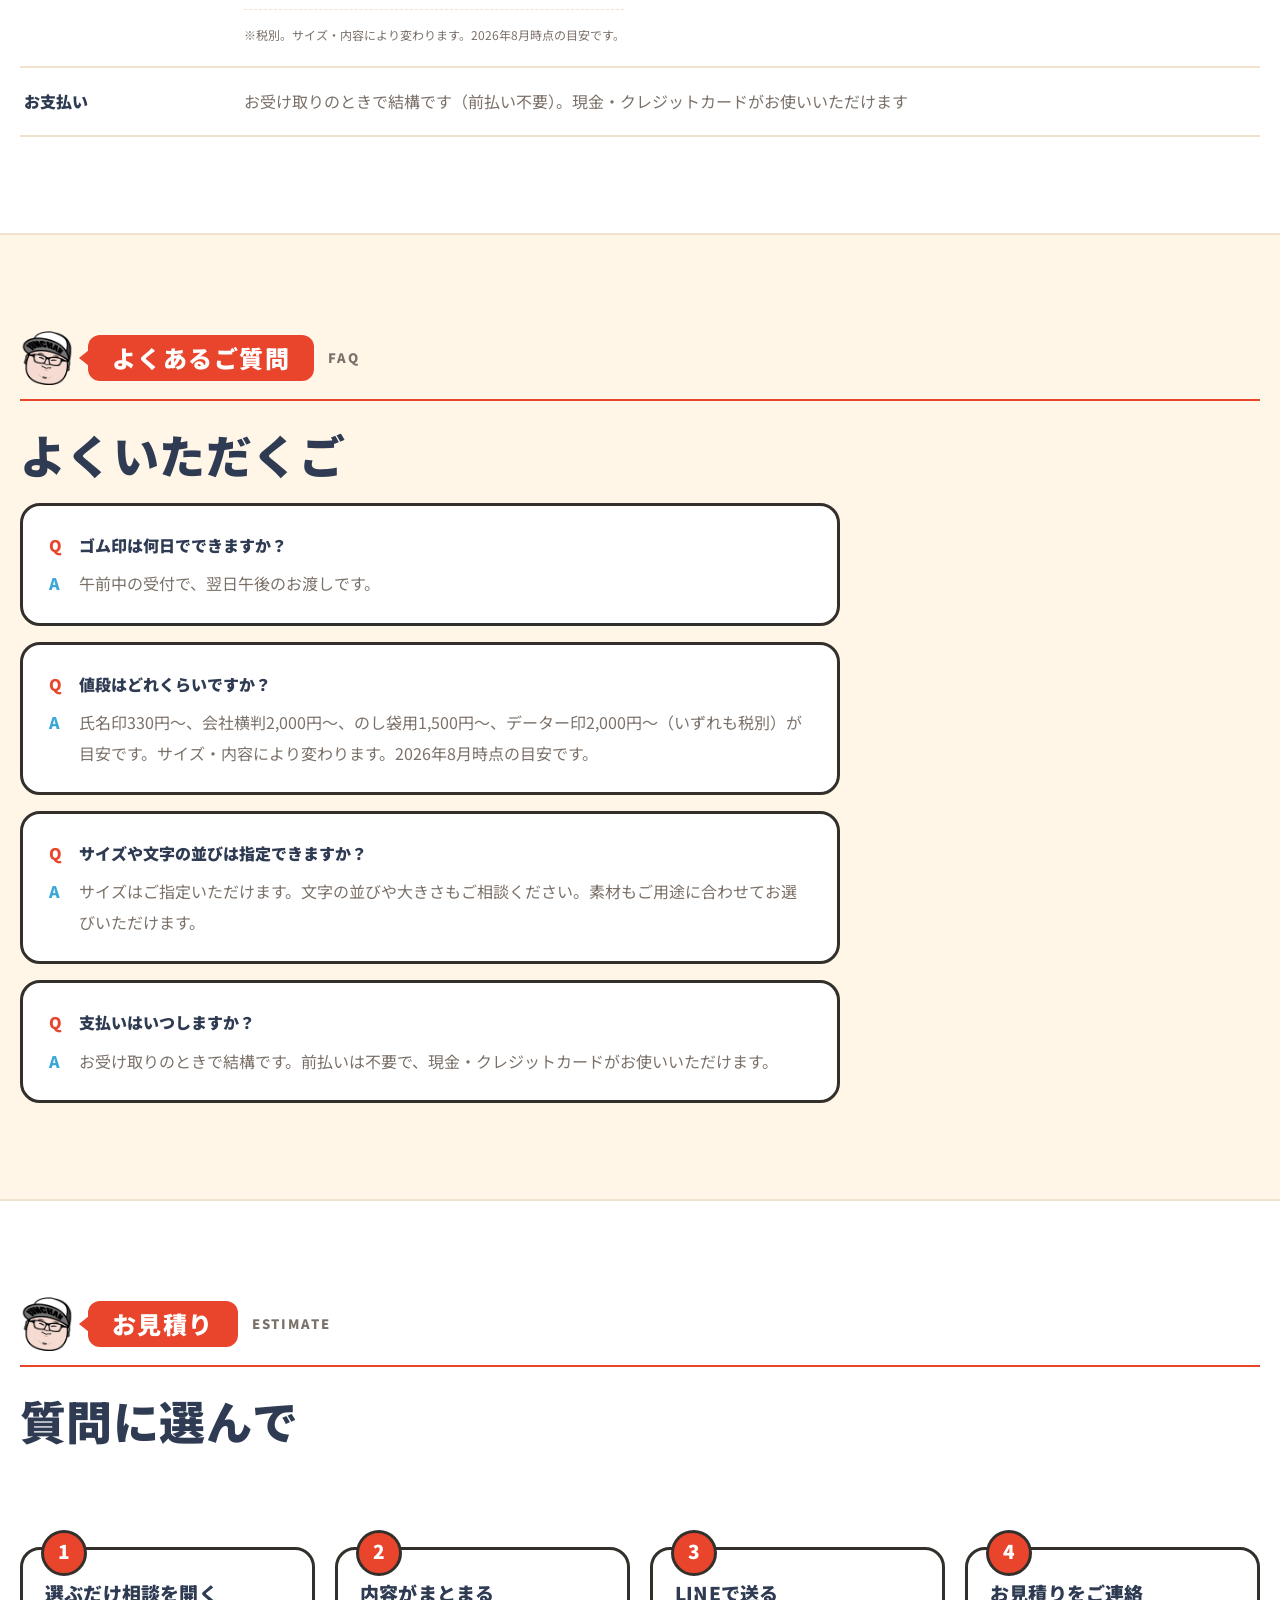
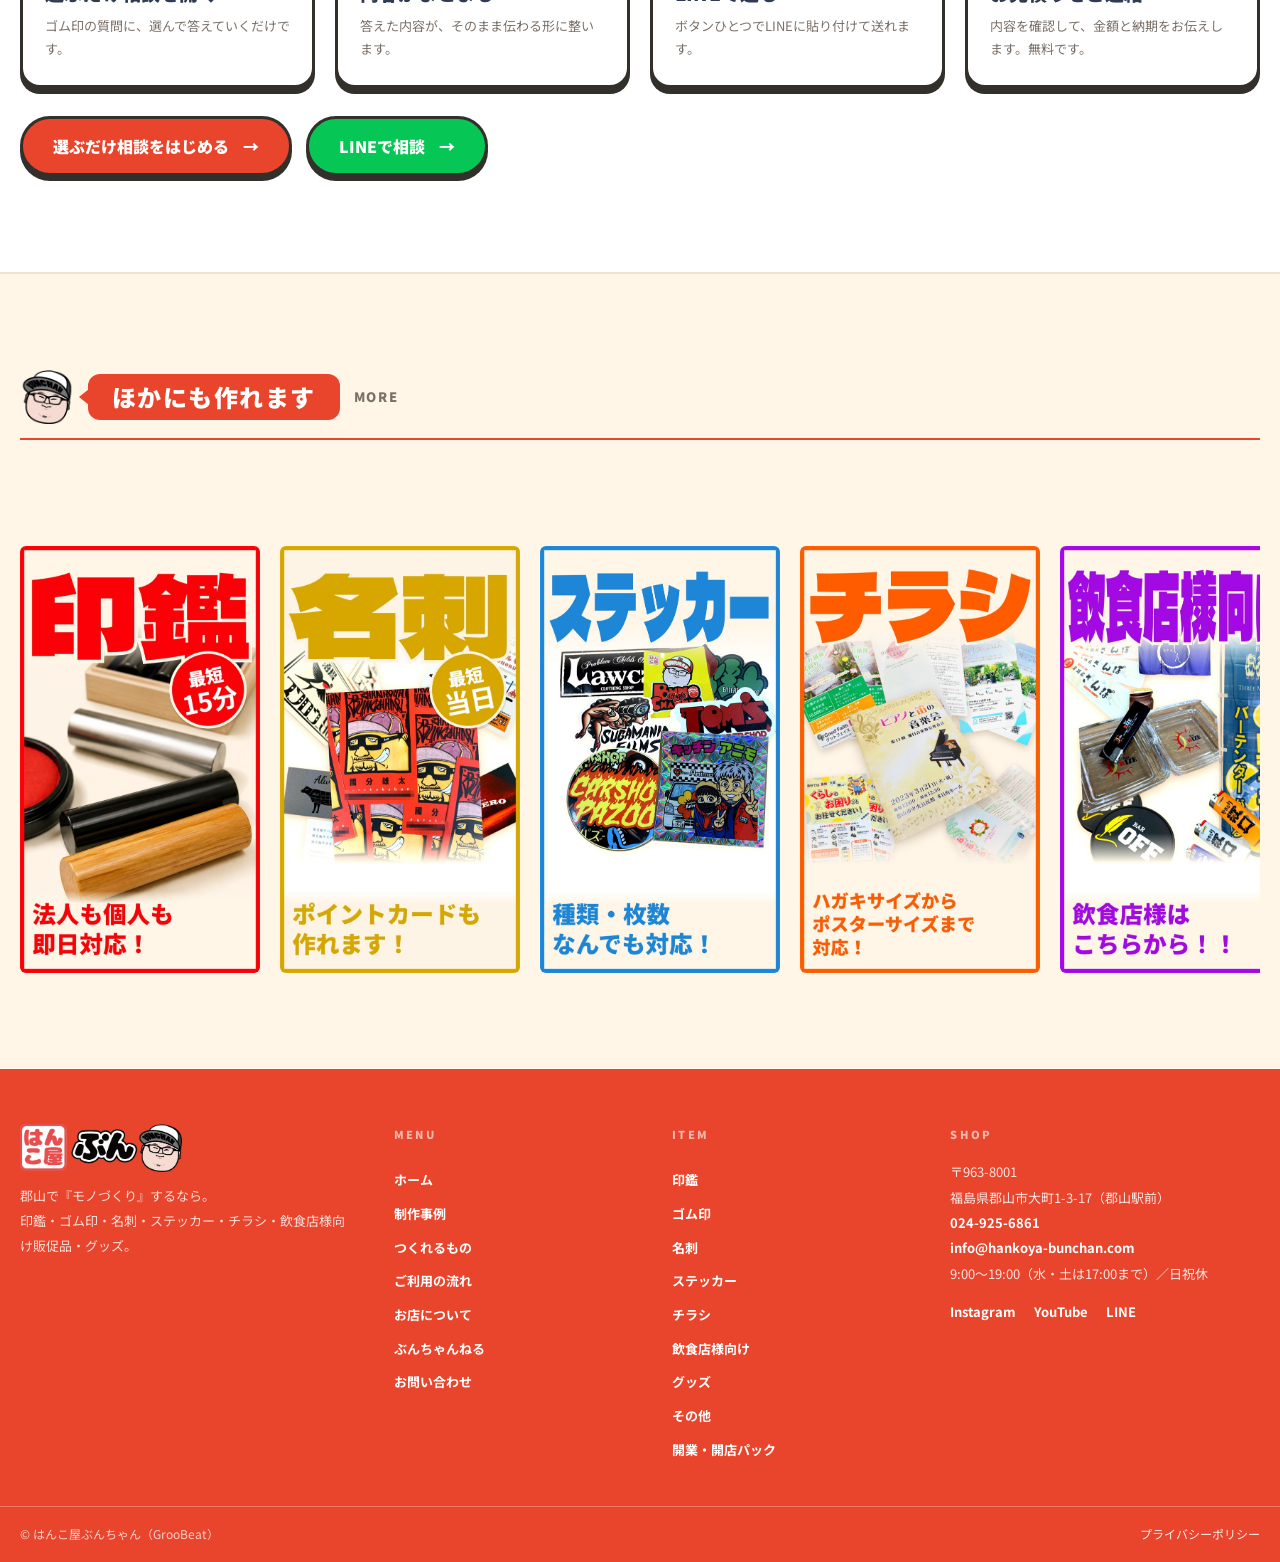
<file: gomuin.html>
<!doctype html>
<html lang="ja">
<head>
  <meta charset="utf-8">
  <meta name="viewport" content="width=device-width, initial-scale=1">
  <!-- ★公開時に必ず削除すること（CHECKLIST_KOKAI対象） -->
  <meta name="robots" content="noindex,nofollow">
  <title>ゴム印（住所印・社判・日付印）｜郡山のはんこ屋ぶんちゃん</title>
  <meta name="description" content="住所印・社判・日付印などのゴム印を郡山駅前で製作。午前中の受付で翌日午後のお渡し。サイズも素材もご指定いただけます。">
  <link rel="canonical" href="https://hankoya-bunchan.com/gomuin.html">
  <link rel="icon" href="img/favicon-32.png" sizes="32x32" type="image/png">
  <link rel="icon" href="img/favicon-192.png" sizes="192x192" type="image/png">
  <link rel="apple-touch-icon" href="img/apple-touch-icon.png">
  <meta property="og:type" content="article">
  <meta property="og:title" content="ゴム印（住所印・社判・日付印）｜郡山のはんこ屋ぶんちゃん">
  <meta property="og:description" content="住所印・社判・日付印などのゴム印を郡山駅前で製作。午前中の受付で翌日午後のお渡し。サイズも素材もご指定いただけます。">
  <meta property="og:url" content="https://bunchan-groobeat.github.io/hankoya-bunchan-hp/gomuin.html">
  <meta property="og:locale" content="ja_JP">
  <meta property="og:image" content="https://bunchan-groobeat.github.io/hankoya-bunchan-hp/img/ogp.jpg">
  <meta property="og:image:width" content="1200">
  <meta property="og:image:height" content="630">
  <meta property="og:image:alt" content="はんこ屋ぶんちゃん これ全部つくれます！">
  <meta name="twitter:card" content="summary_large_image">
  <meta name="twitter:image" content="https://bunchan-groobeat.github.io/hankoya-bunchan-hp/img/ogp.jpg">
  <link rel="preconnect" href="https://fonts.googleapis.com">
  <link rel="preconnect" href="https://fonts.gstatic.com" crossorigin>
  <link href="https://fonts.googleapis.com/css2?family=Noto+Sans+JP:wght@400;500;700;900&display=swap" rel="stylesheet">
  <script type="application/ld+json">
  {
    "@context": "https://schema.org",
    "@type": "BreadcrumbList",
    "itemListElement": [
      { "@type": "ListItem", "position": 1, "name": "ホーム", "item": "https://hankoya-bunchan.com/" },
      { "@type": "ListItem", "position": 2, "name": "ゴム印", "item": "https://hankoya-bunchan.com/gomuin.html" }
    ]
  }
  </script>
  <script type="application/ld+json">
{
  "@context": "https://schema.org",
  "@type": "Service",
  "name": "ゴム印・住所印・社判",
  "serviceType": "ゴム印・住所印・社判",
  "provider": {
    "@type": "Store",
    "name": "はんこ屋ぶんちゃん",
    "telephone": "+81-24-925-6861",
    "address": {
      "@type": "PostalAddress",
      "postalCode": "963-8001",
      "addressRegion": "福島県",
      "addressLocality": "郡山市",
      "streetAddress": "大町1-3-17",
      "addressCountry": "JP"
    },
    "hasMap": "https://share.google/TN5vIBhqydpP0uvWV",
    "image": "https://hankoya-bunchan.com/img/ogp.jpg"
  },
  "areaServed": {
    "@type": "City",
    "name": "郡山市"
  },
  "url": "https://hankoya-bunchan.com/gomuin.html",
  "offers": {
    "@type": "AggregateOffer",
    "priceCurrency": "JPY",
    "lowPrice": "330",
    "valueAddedTaxIncluded": false,
    "description": "氏名印330円〜／会社横判・データー印2,000円〜（税別・2026年8月時点の目安）",
    "url": "https://hankoya-bunchan.com/gomuin.html",
    "highPrice": "2000"
  }
}
  </script>
  <script type="application/ld+json">
{
  "@context": "https://schema.org",
  "@type": "FAQPage",
  "mainEntity": [
    {
      "@type": "Question",
      "name": "ゴム印は何日でできますか？",
      "acceptedAnswer": {
        "@type": "Answer",
        "text": "午前中の受付で、翌日午後のお渡しです。"
      }
    },
    {
      "@type": "Question",
      "name": "値段はどれくらいですか？",
      "acceptedAnswer": {
        "@type": "Answer",
        "text": "氏名印330円〜、会社横判2,000円〜、のし袋用1,500円〜、データー印2,000円〜（いずれも税別）が目安です。サイズ・内容により変わります。2026年8月時点の目安です。"
      }
    },
    {
      "@type": "Question",
      "name": "サイズや文字の並びは指定できますか？",
      "acceptedAnswer": {
        "@type": "Answer",
        "text": "サイズはご指定いただけます。文字の並びや大きさもご相談ください。素材もご用途に合わせてお選びいただけます。"
      }
    },
    {
      "@type": "Question",
      "name": "支払いはいつしますか？",
      "acceptedAnswer": {
        "@type": "Answer",
        "text": "お受け取りのときで結構です。前払いは不要で、現金・クレジットカードがお使いいただけます。"
      }
    }
  ]
}
  </script>
  <link rel="stylesheet" href="style.css?v=20260904r">
</head>
<body>
  <main>
    <div class="header-bar">
    <div class="container">
      <header class="header">
        <p class="logo"><a href="index.html"><img src="img/app-logo.png" alt="はんこ屋ぶんちゃん" width="900" height="266"></a></p>

        <button class="nav-toggle" type="button" id="navToggle" aria-expanded="false" aria-controls="globalNav" aria-label="メニューを開く">
          <span></span><span></span><span></span>
        </button>

        <nav class="gnav" id="globalNav" aria-label="サイト内メニュー">
          <div class="gnav-main">
            <a href="index.html"><span class="gm-en">Home</span><span class="gm-ja">ホーム</span></a>
            <a href="index.html#works"><span class="gm-en">Works</span><span class="gm-ja">制作事例</span></a>
            <a href="index.html#tsukureru"><span class="gm-en">Items</span><span class="gm-ja">つくれるもの</span></a>
            <a href="index.html#flow"><span class="gm-en">Flow</span><span class="gm-ja">ご利用の流れ</span></a>
            <a href="index.html#about"><span class="gm-en">About</span><span class="gm-ja">お店について</span></a>
            <a href="index.html#youtube"><span class="gm-en">Movie</span><span class="gm-ja">ぶんちゃんねる</span></a>
            <a href="app.html"><span class="gm-en">App</span><span class="gm-ja">アプリ</span></a>
            <a href="kaigyo.html"><span class="gm-en">Opening</span><span class="gm-ja">開業パック</span></a>
            <a href="index.html#contact-title"><span class="gm-en">Contact</span><span class="gm-ja">お問い合わせ</span></a>
          </div>
          <div class="gnav-sub">
            <p class="gnav-label">ITEM</p>
            <div class="gnav-items">
              <a href="inkan.html">印鑑</a>
              <a href="gomuin.html">ゴム印</a>
              <a href="meishi.html">名刺</a>
              <a href="sticker.html">ステッカー</a>
              <a href="flyer.html">チラシ</a>
              <a href="poster.html">飲食店様向け</a>
              <a href="goods.html">グッズ</a>
              <a href="other.html">その他</a>
              <a href="kaigyo.html">開業・開店パック</a>
            </div>
          </div>
          <div class="gnav-foot">
            <a class="gnav-line" href="https://lin.ee/Q52XPutI" target="_blank" rel="noopener">LINEで相談</a>
            <a class="gnav-tel" href="tel:0249256861">024-925-6861</a>
          </div>
        </nav>

        <div class="header-note">郡山駅前で創業11年</div>
      </header>
    </div>
    </div>

    <!-- 品目の看板 -->
    <section class="pg-hero" style="--neon: #35b449">
      <div class="container pg-hero-inner">
        <!-- ★横バンドは tools\band8.ps1 で card-gomuin.png から自動生成（band-gomuin.jpg） -->
        <img class="pg-band" src="img/hero-gomuin.jpg" alt="ゴム印" width="800" height="1422" fetchpriority="high">
        <div class="pg-lead">
          <p class="pg-crumb"><a href="index.html">ホーム</a> ／ ゴム印</p>
          <h1 class="pg-title">ゴム印</h1>
          <p class="pg-text">午前中に受け付けたものは、翌日の午後にお渡しできます。サイズも素材もご指定いただけます。毎日押すものだからこそ、押しやすさにこだわります。</p>
          <div class="pg-actions">
            <a class="cta" href="https://bunchan-groobeat.github.io/bunchan-hearing/?s=gomuin" target="_blank" rel="noopener">選ぶだけ相談（2〜3分）</a>
            <a class="cta cta-line" href="https://lin.ee/Q52XPutI" target="_blank" rel="noopener">LINEで相談</a>
          </div>
          <p class="opening-safe">お見積り無料／1点からOK／はじめての方も歓迎です</p>
        </div>
      </div>
    </section>

    <!-- こんなのが作れます -->
    <section class="section reveal" id="can" aria-labelledby="can-title">
      <div class="container">
        <p class="eyebrow"><span class="eb-en">ITEMS</span><span class="eb-ja">こんなのが作れます</span></p>
        <h2 class="section-title" id="can-title">ゴム印で、<br>できること。</h2>
        <ul class="item-list">
          <!-- ★2026-09-01 社長指示で4項目とも見出し・文言を差し替え（旧＝住所印／社判・角印／日付印／組み合わせ印）。
               並び順は元のまま（社長のメモは 住所印→日付印→社判→組み合わせ の順だったが、入れ替えの指示は無かったため触っていない）。 -->
          <li>
            <!-- ★社長のメモは「もちろん！定番サイズもありま！」だったが、脱字と判断して「あります！」に直した。意図が違えば戻す。 -->
            <h3>サイズは自由！！もちろん！定番サイズもあります！</h3>
            <p>氏名印・住所印・のし袋用などのゴム印サイズは自由に制作できます。もちろん定番サイズもあります！</p>
          </li>
          <li>
            <h3>開業・開店でのご利用の方！</h3>
            <p>開業・開店時に必要になる社判・角印なども次の日お渡しで作れます！</p>
          </li>
          <li>
            <h3>ゴム印ならなんでもできます！</h3>
            <p>日付印や自動印なども制作できます。お問い合わせください。</p>
          </li>
          <li>
            <h3>お急ぎの方！！</h3>
            <!-- ★社長のメモは「是夫ご相談ください」だったが、誤変換と判断して「是非」に直した。意図が違えば戻す。 -->
            <p>午前中の受付で次の日の午後のお渡しです！是非ご相談ください！</p>
          </li>
        </ul>
      </div>
    </section>

    <!-- 制作事例 -->
    <section class="section warm reveal" id="works" aria-labelledby="works-title">
      <div class="container">
        <p class="eyebrow"><span class="eb-en">WORKS</span><span class="eb-ja">制作事例</span></p>
        <h2 class="section-title" id="works-title">作ってきたものが、<br>信用のすべてです。</h2>
        <p class="section-lead">これまでにお作りしたゴム印の実例です。</p>
        <!-- ★写真は img/works-gomuin-1.jpg 〜 -6.jpg を置くと入ります -->
        <div class="works-grid" data-works="gomuin">
          <div class="works-cell" style="background-image:url('img/works-gomuin-1.jpg')" role="img" aria-label="ゴム印の制作事例 1"></div>
          <div class="works-cell" style="background-image:url('img/works-gomuin-2.jpg')" role="img" aria-label="ゴム印の制作事例 2"></div>
          <div class="works-cell" style="background-image:url('img/works-gomuin-3.jpg')" role="img" aria-label="ゴム印の制作事例 3"></div>
          <div class="works-cell" style="background-image:url('img/works-gomuin-4.jpg')" role="img" aria-label="ゴム印の制作事例 4"></div>
          <div class="works-cell" style="background-image:url('img/works-gomuin-5.jpg')" role="img" aria-label="ゴム印の制作事例 5"></div>
          <div class="works-cell" style="background-image:url('img/works-gomuin-6.jpg')" role="img" aria-label="ゴム印の制作事例 6"></div>
        </div>
      </div>
    </section>

    <!-- 仕様・納期 -->
    <section class="section reveal" aria-labelledby="spec-title">
      <div class="container">
        <p class="eyebrow"><span class="eb-en">SPEC</span><span class="eb-ja">仕様・納期</span></p>
        <h2 class="section-title" id="spec-title">ゴム印の詳しいこと。</h2>
        <dl class="spec">
            <div class="spec-row"><dt>納期</dt><dd>午前中受付で翌日午後のお渡し</dd></div>
            <div class="spec-row"><dt>サイズ</dt><dd>ご指定いただけます</dd></div>
            <div class="spec-row"><dt>素材</dt><dd>ご用途に合わせてお選びいただけます</dd></div>
            <div class="spec-row"><dt>レイアウト</dt><dd>文字の並びや大きさもご相談ください</dd></div>
            <div class="spec-row"><dt>価格の目安</dt><dd>
              <ul class="price-list">
                <li><span>氏名印</span><b>330円〜</b></li>
                <li><span>会社横判</span><b>2,000円〜</b></li>
                <li><span>のし袋用</span><b>1,500円〜</b></li>
                <li><span>データー印</span><b>2,000円〜</b></li>
              </ul>
              <small>※税別。サイズ・内容により変わります。2026年8月時点の目安です。</small>
            </dd></div>
            <div class="spec-row"><dt>お支払い</dt><dd>お受け取りのときで結構です（前払い不要）。現金・クレジットカードがお使いいただけます</dd></div>
        </dl>
      </div>
    </section>

    <!-- お見積り -->
        <!-- よくあるご質問（構造化データと同じ内容を必ず画面にも出す。2026-08-26 監査対応） -->
    <section class="section warm reveal" aria-labelledby="faq-title">
      <div class="container">
        <p class="eyebrow"><span class="eb-en">FAQ</span><span class="eb-ja">よくあるご質問</span></p>
        <h2 class="section-title" id="faq-title">よくいただくご質問。</h2>
        <div class="faq-list">
          <div class="faq-item">
            <p class="faq-q">ゴム印は何日でできますか？</p>
            <p class="faq-a">午前中の受付で、翌日午後のお渡しです。</p>
          </div>
          <div class="faq-item">
            <p class="faq-q">値段はどれくらいですか？</p>
            <p class="faq-a">氏名印330円〜、会社横判2,000円〜、のし袋用1,500円〜、データー印2,000円〜（いずれも税別）が目安です。サイズ・内容により変わります。2026年8月時点の目安です。</p>
          </div>
          <div class="faq-item">
            <p class="faq-q">サイズや文字の並びは指定できますか？</p>
            <p class="faq-a">サイズはご指定いただけます。文字の並びや大きさもご相談ください。素材もご用途に合わせてお選びいただけます。</p>
          </div>
          <div class="faq-item">
            <p class="faq-q">支払いはいつしますか？</p>
            <p class="faq-a">お受け取りのときで結構です。前払いは不要で、現金・クレジットカードがお使いいただけます。</p>
          </div>
        </div>
      </div>
    </section>

<section class="section reveal" id="estimate" aria-labelledby="est-title">
      <div class="container">
        <p class="eyebrow"><span class="eb-en">ESTIMATE</span><span class="eb-ja">お見積り</span></p>
        <h2 class="section-title" id="est-title">質問に選んで答えるだけ。<br>2〜3分でまとまります。</h2>
        <ol class="flow">
          <li class="flow-step"><span class="flow-num">1</span><h3>選ぶだけ相談を開く</h3><p>ゴム印の質問に、選んで答えていくだけです。</p></li>
          <li class="flow-step"><span class="flow-num">2</span><h3>内容がまとまる</h3><p>答えた内容が、そのまま伝わる形に整います。</p></li>
          <li class="flow-step"><span class="flow-num">3</span><h3>LINEで送る</h3><p>ボタンひとつでLINEに貼り付けて送れます。</p></li>
          <li class="flow-step"><span class="flow-num">4</span><h3>お見積りをご連絡</h3><p>内容を確認して、金額と納期をお伝えします。無料です。</p></li>
        </ol>
        <div class="pg-actions" style="margin-top:28px">
          <a class="cta" href="https://bunchan-groobeat.github.io/bunchan-hearing/?s=gomuin" target="_blank" rel="noopener">選ぶだけ相談をはじめる</a>
          <a class="cta cta-line" href="https://lin.ee/Q52XPutI" target="_blank" rel="noopener">LINEで相談</a>
        </div>
      </div>
    </section>

    <!-- ほかの品目へ -->
    <section class="section warm reveal" aria-labelledby="others-title">
      <div class="container">
        <p class="eyebrow"><span class="eb-en">MORE</span><span class="eb-ja">ほかにも作れます</span></p>
        <h2 class="section-title" id="others-title">これ全部つくれます！</h2>
        <div class="carousel">
          <div class="carousel-track" id="carouselTrack">
            <a class="ci" href="inkan.html" aria-label="印鑑のページを見る"><img class="ci-img" src="img/card-inkan.jpg" alt="印鑑" loading="lazy" width="675" height="1200"></a>
            <a class="ci" href="meishi.html" aria-label="名刺のページを見る"><img class="ci-img" src="img/card-meishi.jpg" alt="名刺" loading="lazy" width="675" height="1200"></a>
            <a class="ci" href="sticker.html" aria-label="ステッカーのページを見る"><img class="ci-img" src="img/card-sticker.jpg" alt="ステッカー" loading="lazy" width="675" height="1200"></a>
            <a class="ci" href="flyer.html" aria-label="チラシのページを見る"><img class="ci-img" src="img/card-flyer.jpg" alt="チラシ" loading="lazy" width="675" height="1200"></a>
            <a class="ci" href="poster.html" aria-label="飲食店様向けのページを見る"><img class="ci-img" src="img/card-poster.jpg" alt="飲食店様向け" loading="lazy" width="675" height="1200"></a>
            <a class="ci" href="goods.html" aria-label="グッズのページを見る"><img class="ci-img" src="img/card-goods.jpg" alt="グッズ" loading="lazy" width="675" height="1200"></a>
            <a class="ci" href="other.html" aria-label="その他のページを見る"><img class="ci-img" src="img/card-other.jpg" alt="その他" loading="lazy" width="675" height="1200"></a>
          </div>
        </div>
      </div>
    </section>
  </main>

  <!-- ★全ページ共通：常に出るお問い合わせバー（LINE・電話） -->
  <div class="contact-bar" id="contactBar">
    <a class="cb-line" href="https://lin.ee/Q52XPutI" target="_blank" rel="noopener">
      <span class="cb-icon" aria-hidden="true">
        <svg viewBox="0 0 24 24" width="22" height="22" fill="currentColor"><path d="M12 3C6.9 3 2.8 6.3 2.8 10.4c0 3.7 3.3 6.8 7.7 7.4.3.06.7.2.8.46.1.24.07.6.03.85l-.13.78c-.04.23-.18.9.79.49.97-.4 5.24-3.09 7.15-5.29 1.32-1.45 1.95-2.92 1.95-4.69C21.2 6.3 17.1 3 12 3z"/></svg>
      </span>
      <span class="cb-text"><b>LINEで相談</b><small>写真を送るだけでもOK</small></span>
    </a>
    <a class="cb-tel" href="tel:0249256861">
      <span class="cb-icon" aria-hidden="true">
        <svg viewBox="0 0 24 24" width="22" height="22" fill="none" stroke="currentColor" stroke-width="2.2" stroke-linecap="round" stroke-linejoin="round"><path d="M22 16.92v3a2 2 0 0 1-2.18 2 19.79 19.79 0 0 1-8.63-3.07 19.5 19.5 0 0 1-6-6A19.79 19.79 0 0 1 2.08 4.18 2 2 0 0 1 4.06 2h3a2 2 0 0 1 2 1.72c.13.96.36 1.9.7 2.81a2 2 0 0 1-.45 2.11L8.09 9.91a16 16 0 0 0 6 6l1.27-1.27a2 2 0 0 1 2.11-.45c.91.34 1.85.57 2.81.7A2 2 0 0 1 22 16.92z"/></svg>
      </span>
      <span class="cb-text"><b>024-925-6861</b><small>9:00〜19:00（水土17:00）日祝休</small></span>
    </a>
  </div>

  <footer>
    <div class="container footer-inner">
      <div class="f-brand">
        <p class="f-name"><img src="img/app-logo.png" alt="はんこ屋ぶんちゃん" width="900" height="266"></p>
        <p class="f-tagline">郡山で『モノづくり』するなら。<br>印鑑・ゴム印・名刺・ステッカー・チラシ・飲食店様向け販促品・グッズ。</p>
      </div>

      <nav class="f-nav" aria-label="フッターメニュー">
        <p class="f-label">MENU</p>
        <a href="index.html">ホーム</a>
        <a href="index.html#works">制作事例</a>
        <a href="index.html#tsukureru">つくれるもの</a>
        <a href="index.html#flow">ご利用の流れ</a>
        <a href="index.html#about">お店について</a>
        <a href="index.html#youtube">ぶんちゃんねる</a>
        <a href="index.html#contact-title">お問い合わせ</a>
      </nav>

      <nav class="f-nav" aria-label="品目メニュー">
        <p class="f-label">ITEM</p>
        <a href="inkan.html">印鑑</a>
        <a href="gomuin.html">ゴム印</a>
        <a href="meishi.html">名刺</a>
        <a href="sticker.html">ステッカー</a>
        <a href="flyer.html">チラシ</a>
        <a href="poster.html">飲食店様向け</a>
        <a href="goods.html">グッズ</a>
        <a href="other.html">その他</a>
        <a href="kaigyo.html">開業・開店パック</a>
      </nav>

      <div class="f-info">
        <p class="f-label">SHOP</p>
        <p class="f-address">
          〒963-8001<br>福島県郡山市大町1-3-17（郡山駅前）<br>
          <a href="tel:0249256861">024-925-6861</a><br>
          <a href="mailto:info@hankoya-bunchan.com">info@hankoya-bunchan.com</a><br>
          9:00〜19:00（水・土は17:00まで）／日祝休
        </p>
        <p class="f-sns">
          <a href="https://www.instagram.com/hankoya_bunchan" target="_blank" rel="noopener">Instagram</a>
          <a href="https://www.youtube.com/@bunchannel2025" target="_blank" rel="noopener">YouTube</a>
          <a href="https://lin.ee/Q52XPutI" target="_blank" rel="noopener">LINE</a>
        </p>
      </div>
    </div>

    <div class="container footer-bottom">
      <span>&copy; はんこ屋ぶんちゃん（GrooBeat）</span>
      <a href="privacy.html">プライバシーポリシー</a>
    </div>
  </footer>

  <script src="script.js?v=20260904r" defer></script>
</body>
</html>
</file>
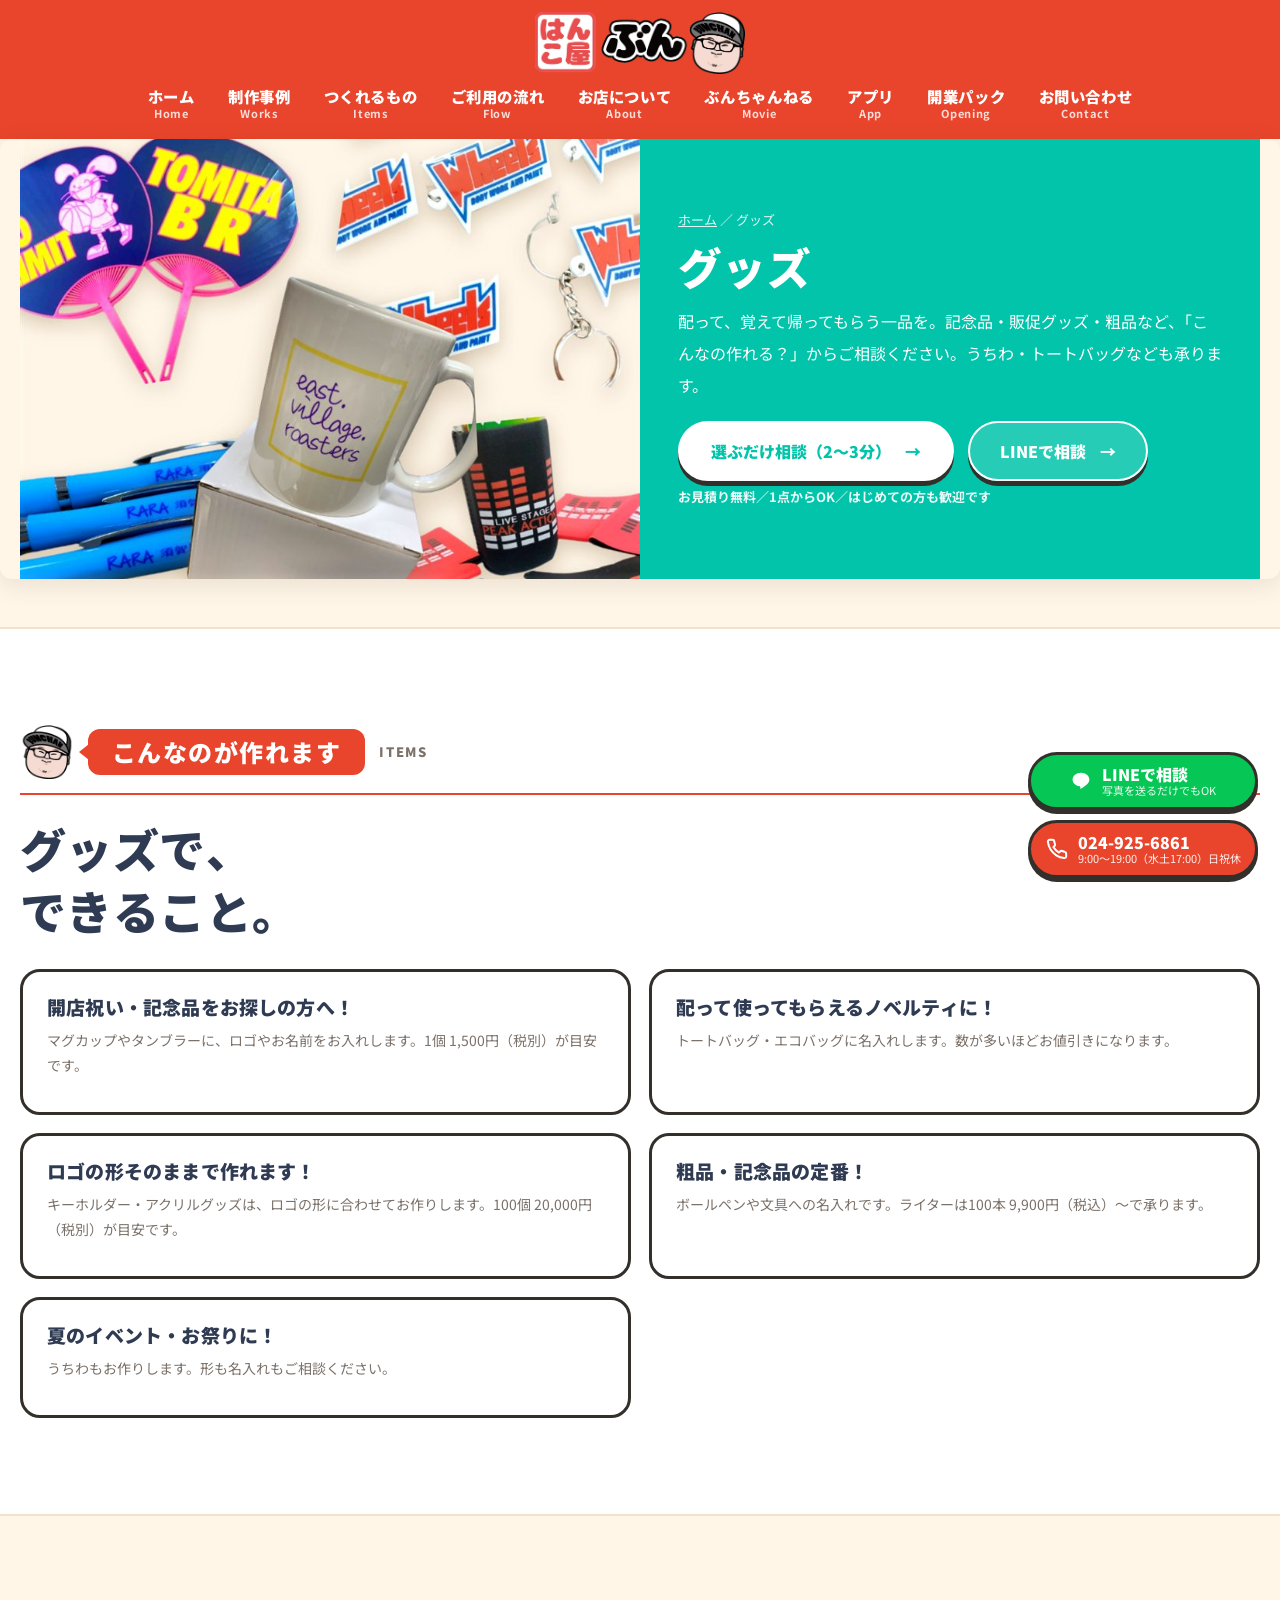
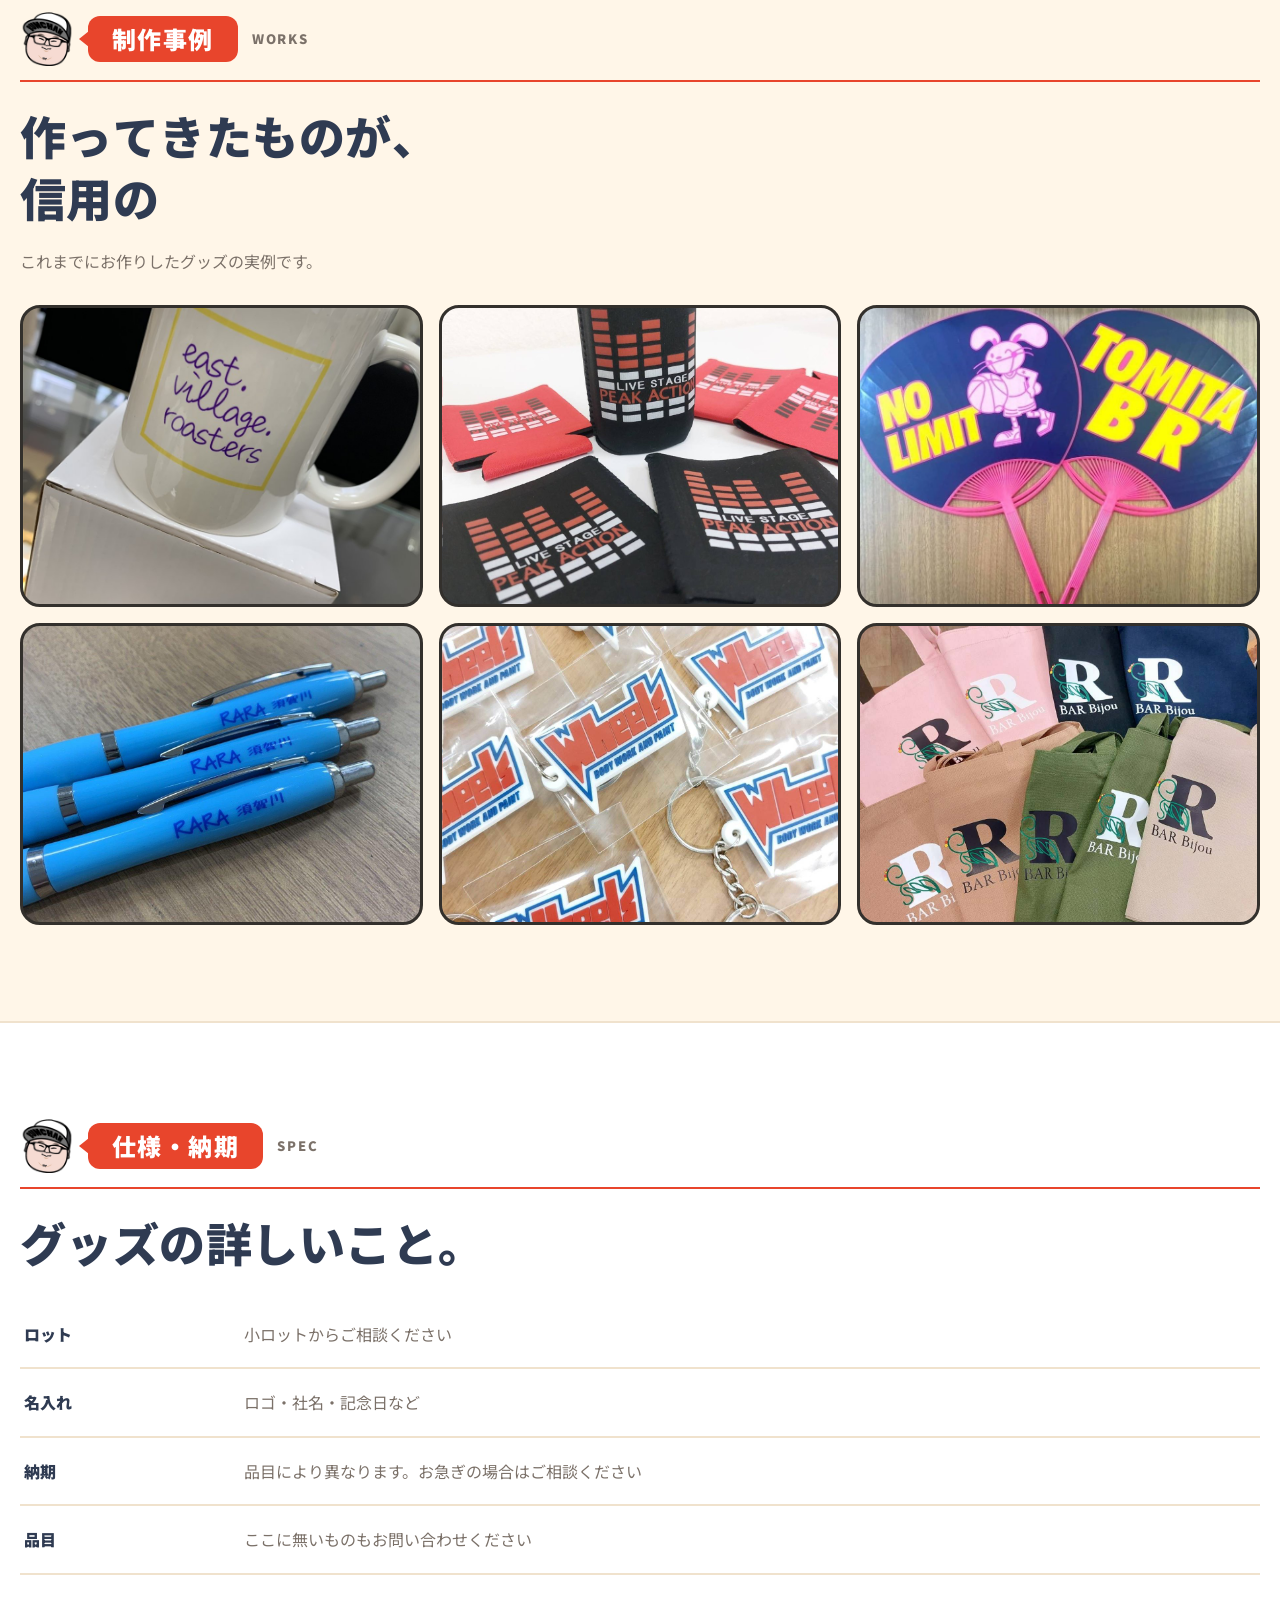
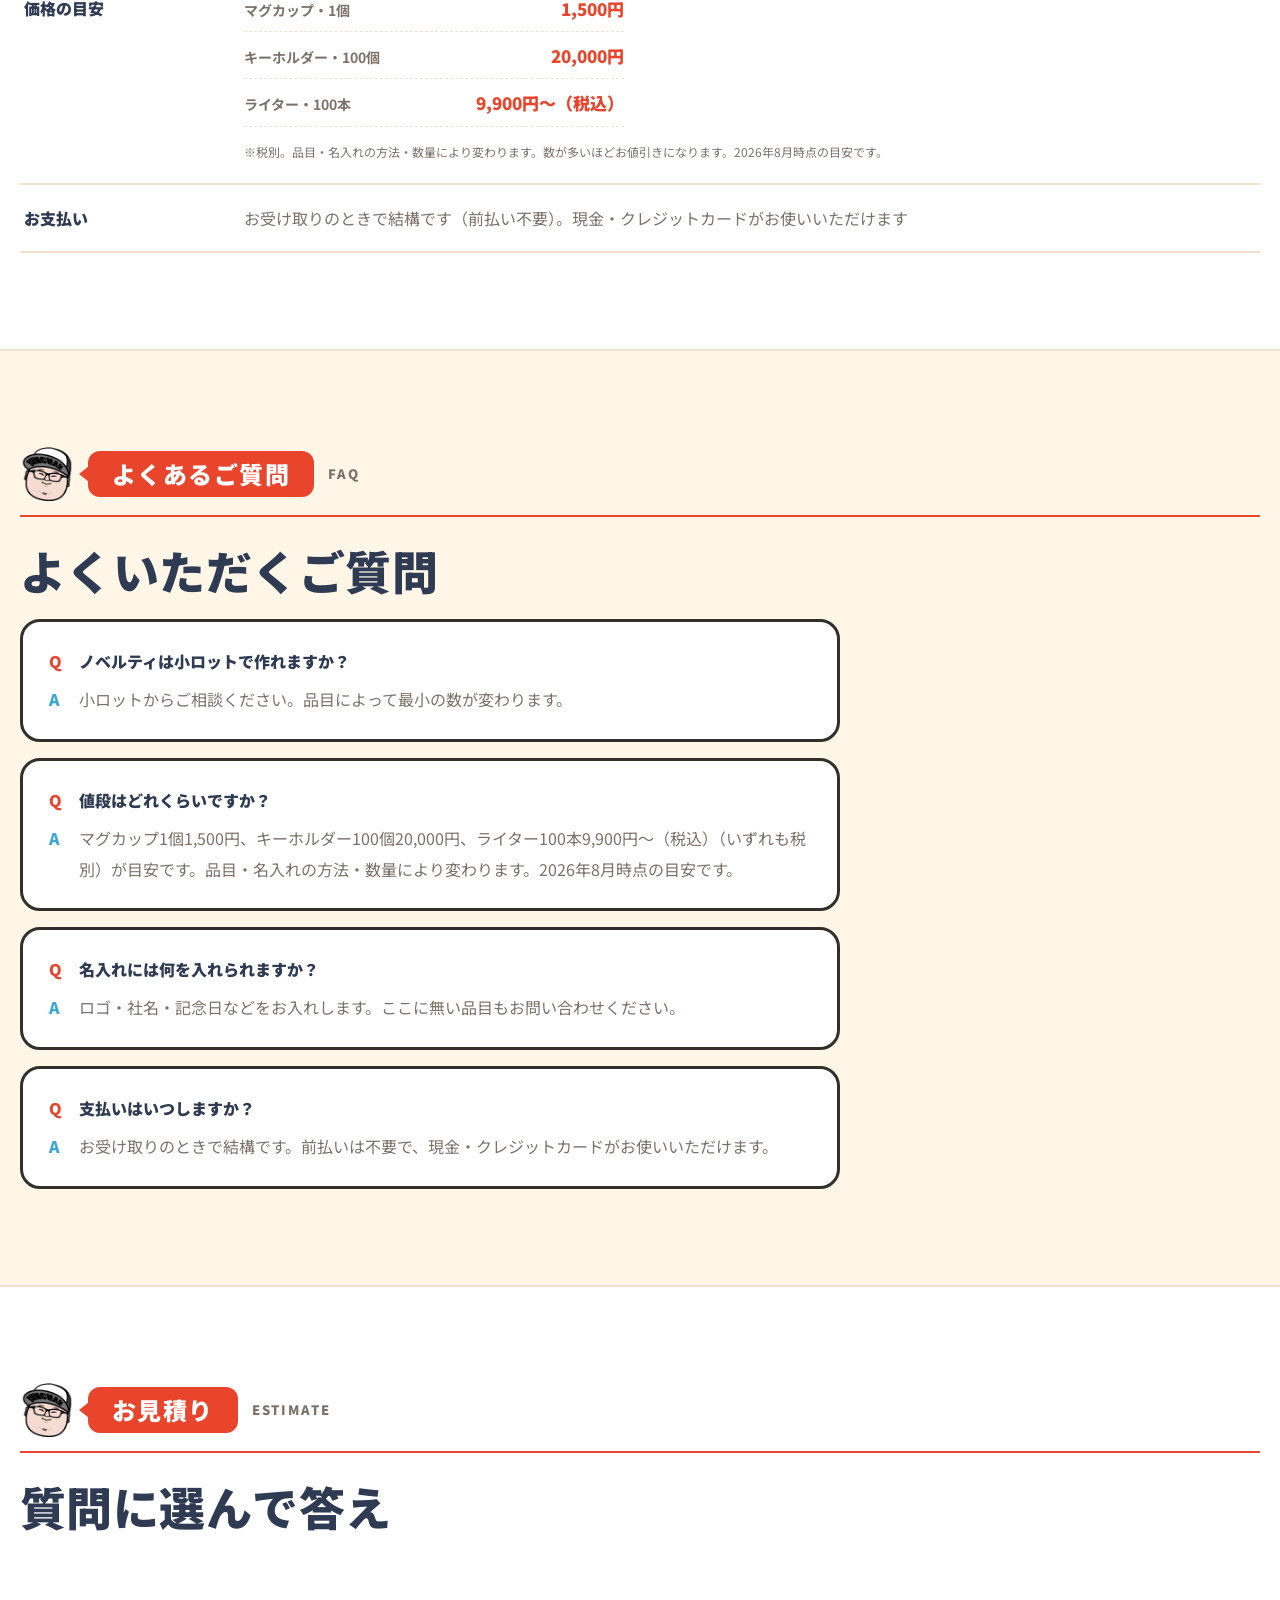
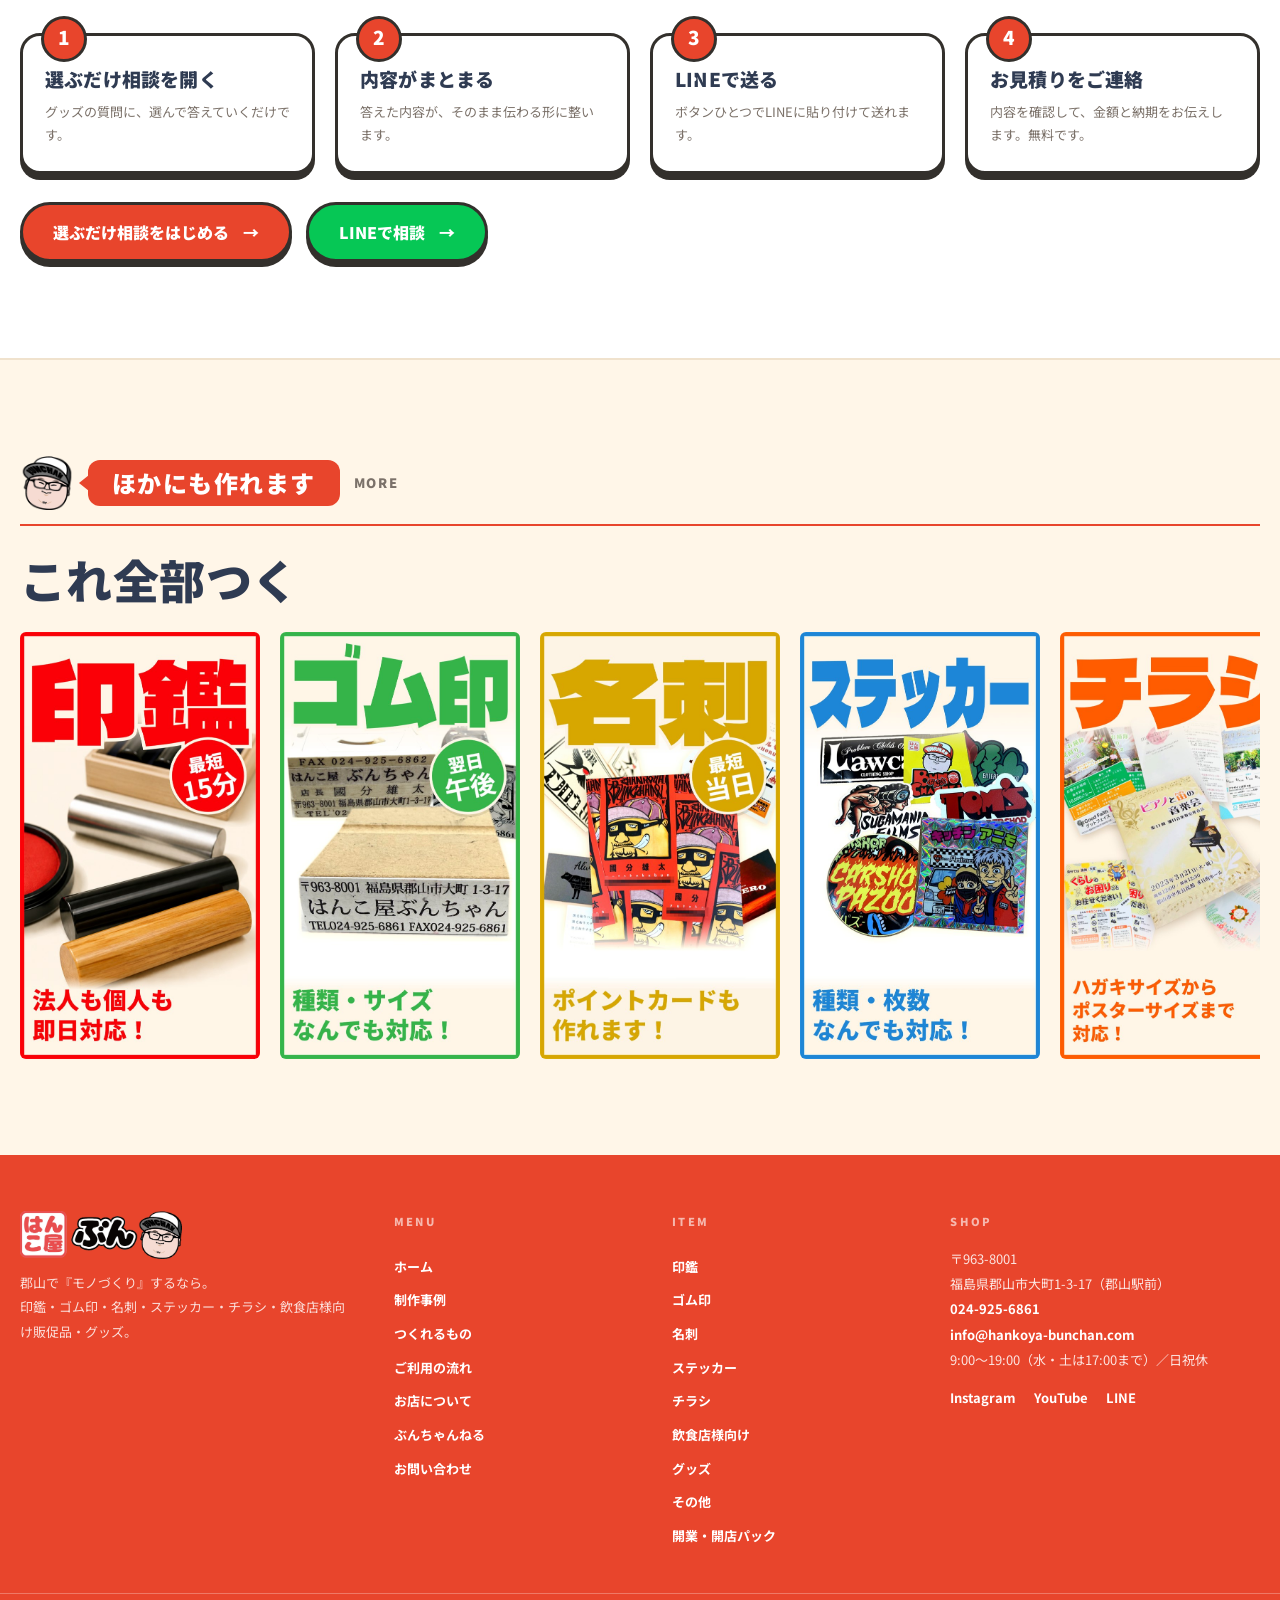
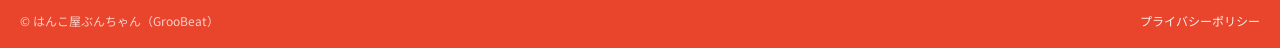
<file: goods.html>
<!doctype html>
<html lang="ja">
<head>
  <meta charset="utf-8">
  <meta name="viewport" content="width=device-width, initial-scale=1">
  <!-- ★公開時に必ず削除すること（CHECKLIST_KOKAI対象） -->
  <meta name="robots" content="noindex,nofollow">
  <title>ノベルティ・記念品の製作｜郡山のはんこ屋ぶんちゃん</title>
  <meta name="description" content="記念品・販促グッズ・粗品を郡山駅前で製作。マグカップ・トートバッグ・キーホルダーなど、名入れもご相談ください。">
  <link rel="canonical" href="https://hankoya-bunchan.com/goods.html">
  <link rel="icon" href="img/favicon-32.png" sizes="32x32" type="image/png">
  <link rel="icon" href="img/favicon-192.png" sizes="192x192" type="image/png">
  <link rel="apple-touch-icon" href="img/apple-touch-icon.png">
  <meta property="og:type" content="article">
  <meta property="og:title" content="ノベルティ・記念品の製作｜郡山のはんこ屋ぶんちゃん">
  <meta property="og:description" content="記念品・販促グッズ・粗品を郡山駅前で製作。マグカップ・トートバッグ・キーホルダーなど、名入れもご相談ください。">
  <meta property="og:url" content="https://bunchan-groobeat.github.io/hankoya-bunchan-hp/goods.html">
  <meta property="og:locale" content="ja_JP">
  <meta property="og:image" content="https://bunchan-groobeat.github.io/hankoya-bunchan-hp/img/ogp.jpg">
  <meta property="og:image:width" content="1200">
  <meta property="og:image:height" content="630">
  <meta property="og:image:alt" content="はんこ屋ぶんちゃん これ全部つくれます！">
  <meta name="twitter:card" content="summary_large_image">
  <meta name="twitter:image" content="https://bunchan-groobeat.github.io/hankoya-bunchan-hp/img/ogp.jpg">
  <link rel="preconnect" href="https://fonts.googleapis.com">
  <link rel="preconnect" href="https://fonts.gstatic.com" crossorigin>
  <link href="https://fonts.googleapis.com/css2?family=Noto+Sans+JP:wght@400;500;700;900&display=swap" rel="stylesheet">
  <script type="application/ld+json">
  {
    "@context": "https://schema.org",
    "@type": "BreadcrumbList",
    "itemListElement": [
      { "@type": "ListItem", "position": 1, "name": "ホーム", "item": "https://hankoya-bunchan.com/" },
      { "@type": "ListItem", "position": 2, "name": "グッズ", "item": "https://hankoya-bunchan.com/goods.html" }
    ]
  }
  </script>
  <script type="application/ld+json">
{
  "@context": "https://schema.org",
  "@type": "Service",
  "name": "グッズ・ノベルティの製作",
  "serviceType": "グッズ・ノベルティの製作",
  "provider": {
    "@type": "Store",
    "name": "はんこ屋ぶんちゃん",
    "telephone": "+81-24-925-6861",
    "address": {
      "@type": "PostalAddress",
      "postalCode": "963-8001",
      "addressRegion": "福島県",
      "addressLocality": "郡山市",
      "streetAddress": "大町1-3-17",
      "addressCountry": "JP"
    },
    "hasMap": "https://share.google/TN5vIBhqydpP0uvWV",
    "image": "https://hankoya-bunchan.com/img/ogp.jpg"
  },
  "areaServed": {
    "@type": "City",
    "name": "郡山市"
  },
  "url": "https://hankoya-bunchan.com/goods.html",
  "offers": {
    "@type": "AggregateOffer",
    "priceCurrency": "JPY",
    "lowPrice": "1500",
    "valueAddedTaxIncluded": false,
    "description": "マグカップ1個1,500円／キーホルダー100個20,000円（税別・2026年8月時点の目安）",
    "url": "https://hankoya-bunchan.com/goods.html",
    "highPrice": "20000"
  }
}
  </script>
  <script type="application/ld+json">
{
  "@context": "https://schema.org",
  "@type": "FAQPage",
  "mainEntity": [
    {
      "@type": "Question",
      "name": "ノベルティは小ロットで作れますか？",
      "acceptedAnswer": {
        "@type": "Answer",
        "text": "小ロットからご相談ください。品目によって最小の数が変わります。"
      }
    },
    {
      "@type": "Question",
      "name": "値段はどれくらいですか？",
      "acceptedAnswer": {
        "@type": "Answer",
        "text": "マグカップ1個1,500円、キーホルダー100個20,000円、ライター100本9,900円〜（税込）（いずれも税別）が目安です。品目・名入れの方法・数量により変わります。2026年8月時点の目安です。"
      }
    },
    {
      "@type": "Question",
      "name": "名入れには何を入れられますか？",
      "acceptedAnswer": {
        "@type": "Answer",
        "text": "ロゴ・社名・記念日などをお入れします。ここに無い品目もお問い合わせください。"
      }
    },
    {
      "@type": "Question",
      "name": "支払いはいつしますか？",
      "acceptedAnswer": {
        "@type": "Answer",
        "text": "お受け取りのときで結構です。前払いは不要で、現金・クレジットカードがお使いいただけます。"
      }
    }
  ]
}
  </script>
  <link rel="stylesheet" href="style.css?v=20260904r">
</head>
<body>
  <main>
    <div class="header-bar">
    <div class="container">
      <header class="header">
        <p class="logo"><a href="index.html"><img src="img/app-logo.png" alt="はんこ屋ぶんちゃん" width="900" height="266"></a></p>

        <button class="nav-toggle" type="button" id="navToggle" aria-expanded="false" aria-controls="globalNav" aria-label="メニューを開く">
          <span></span><span></span><span></span>
        </button>

        <nav class="gnav" id="globalNav" aria-label="サイト内メニュー">
          <div class="gnav-main">
            <a href="index.html"><span class="gm-en">Home</span><span class="gm-ja">ホーム</span></a>
            <a href="index.html#works"><span class="gm-en">Works</span><span class="gm-ja">制作事例</span></a>
            <a href="index.html#tsukureru"><span class="gm-en">Items</span><span class="gm-ja">つくれるもの</span></a>
            <a href="index.html#flow"><span class="gm-en">Flow</span><span class="gm-ja">ご利用の流れ</span></a>
            <a href="index.html#about"><span class="gm-en">About</span><span class="gm-ja">お店について</span></a>
            <a href="index.html#youtube"><span class="gm-en">Movie</span><span class="gm-ja">ぶんちゃんねる</span></a>
            <a href="app.html"><span class="gm-en">App</span><span class="gm-ja">アプリ</span></a>
            <a href="kaigyo.html"><span class="gm-en">Opening</span><span class="gm-ja">開業パック</span></a>
            <a href="index.html#contact-title"><span class="gm-en">Contact</span><span class="gm-ja">お問い合わせ</span></a>
          </div>
          <div class="gnav-sub">
            <p class="gnav-label">ITEM</p>
            <div class="gnav-items">
              <a href="inkan.html">印鑑</a>
              <a href="gomuin.html">ゴム印</a>
              <a href="meishi.html">名刺</a>
              <a href="sticker.html">ステッカー</a>
              <a href="flyer.html">チラシ</a>
              <a href="poster.html">飲食店様向け</a>
              <a href="goods.html">グッズ</a>
              <a href="other.html">その他</a>
              <a href="kaigyo.html">開業・開店パック</a>
            </div>
          </div>
          <div class="gnav-foot">
            <a class="gnav-line" href="https://lin.ee/Q52XPutI" target="_blank" rel="noopener">LINEで相談</a>
            <a class="gnav-tel" href="tel:0249256861">024-925-6861</a>
          </div>
        </nav>

        <div class="header-note">郡山駅前で創業11年</div>
      </header>
    </div>
    </div>

    <!-- 品目の看板 -->
    <section class="pg-hero" style="--neon: #02c4aa">
      <div class="container pg-hero-inner">
        <!-- ★横バンドは tools\band8.ps1 で card-goods.png から自動生成（band-goods.jpg） -->
        <img class="pg-band" src="img/hero-goods.jpg" alt="グッズ" width="800" height="1422" fetchpriority="high">
        <div class="pg-lead">
          <p class="pg-crumb"><a href="index.html">ホーム</a> ／ グッズ</p>
          <h1 class="pg-title">グッズ</h1>
          <p class="pg-text">配って、覚えて帰ってもらう一品を。記念品・販促グッズ・粗品など、「こんなの作れる？」からご相談ください。うちわ・トートバッグなども承ります。</p>
          <div class="pg-actions">
            <a class="cta" href="https://bunchan-groobeat.github.io/bunchan-hearing/?s=goods" target="_blank" rel="noopener">選ぶだけ相談（2〜3分）</a>
            <a class="cta cta-line" href="https://lin.ee/Q52XPutI" target="_blank" rel="noopener">LINEで相談</a>
          </div>
          <p class="opening-safe">お見積り無料／1点からOK／はじめての方も歓迎です</p>
        </div>
      </div>
    </section>

    <!-- こんなのが作れます -->
    <section class="section reveal" id="can" aria-labelledby="can-title">
      <div class="container">
        <p class="eyebrow"><span class="eb-en">ITEMS</span><span class="eb-ja">こんなのが作れます</span></p>
        <h2 class="section-title" id="can-title">グッズで、<br>できること。</h2>
        <ul class="item-list">
          <!-- ★2026-09-03 太郎の下書き。呼びかけ型へ書き換え（旧＝マグカップ・タンブラー／トートバッグ・エコバッグ／キーホルダー・アクリルグッズ／ボールペン・文具／うちわ）。
               並び順は変えていない。本文の事実（1個1,500円／100個20,000円／ライター100本9,900円／小ロット）は、このページのSPEC・FAQに既に書いてあるものだけを使った。
               ★社長の言葉に差し替える前提の仮文。社長の確認が出るまで本番へは出さない。 -->
          <li>
            <h3>開店祝い・記念品をお探しの方へ！</h3>
            <p>マグカップやタンブラーに、ロゴやお名前をお入れします。1個 1,500円（税別）が目安です。</p>
          </li>
          <li>
            <h3>配って使ってもらえるノベルティに！</h3>
            <p>トートバッグ・エコバッグに名入れします。数が多いほどお値引きになります。</p>
          </li>
          <li>
            <h3>ロゴの形そのままで作れます！</h3>
            <p>キーホルダー・アクリルグッズは、ロゴの形に合わせてお作りします。100個 20,000円（税別）が目安です。</p>
          </li>
          <li>
            <h3>粗品・記念品の定番！</h3>
            <p>ボールペンや文具への名入れです。ライターは100本 9,900円（税込）〜で承ります。</p>
          </li>
          <li>
            <h3>夏のイベント・お祭りに！</h3>
            <p>うちわもお作りします。形も名入れもご相談ください。</p>
          </li>
        </ul>
      </div>
    </section>

    <!-- 制作事例 -->
    <section class="section warm reveal" id="works" aria-labelledby="works-title">
      <div class="container">
        <p class="eyebrow"><span class="eb-en">WORKS</span><span class="eb-ja">制作事例</span></p>
        <h2 class="section-title" id="works-title">作ってきたものが、<br>信用のすべてです。</h2>
        <p class="section-lead">これまでにお作りしたグッズの実例です。</p>
        <!-- ★写真は img/works-goods-1.jpg 〜 -6.jpg を置くと入ります -->
        <div class="works-grid" data-works="goods">
          <div class="works-cell" style="background-image:url('img/works-goods-1.jpg')" role="img" aria-label="グッズの制作事例 1"></div>
          <div class="works-cell" style="background-image:url('img/works-goods-2.jpg')" role="img" aria-label="グッズの制作事例 2"></div>
          <div class="works-cell" style="background-image:url('img/works-goods-3.jpg')" role="img" aria-label="グッズの制作事例 3"></div>
          <div class="works-cell" style="background-image:url('img/works-goods-4.jpg')" role="img" aria-label="グッズの制作事例 4"></div>
          <div class="works-cell" style="background-image:url('img/works-goods-5.jpg')" role="img" aria-label="グッズの制作事例 5"></div>
          <div class="works-cell" style="background-image:url('img/works-goods-6.jpg')" role="img" aria-label="グッズの制作事例 6"></div>
        </div>
      </div>
    </section>

    <!-- 仕様・納期 -->
    <section class="section reveal" aria-labelledby="spec-title">
      <div class="container">
        <p class="eyebrow"><span class="eb-en">SPEC</span><span class="eb-ja">仕様・納期</span></p>
        <h2 class="section-title" id="spec-title">グッズの詳しいこと。</h2>
        <dl class="spec">
            <div class="spec-row"><dt>ロット</dt><dd>小ロットからご相談ください</dd></div>
            <div class="spec-row"><dt>名入れ</dt><dd>ロゴ・社名・記念日など</dd></div>
            <div class="spec-row"><dt>納期</dt><dd>品目により異なります。お急ぎの場合はご相談ください</dd></div>
            <div class="spec-row"><dt>品目</dt><dd>ここに無いものもお問い合わせください</dd></div>
            <div class="spec-row"><dt>価格の目安</dt><dd>
              <ul class="price-list">
                <li><span>マグカップ・1個</span><b>1,500円</b></li>
                <li><span>キーホルダー・100個</span><b>20,000円</b></li>
                <li><span>ライター・100本</span><b>9,900円〜（税込）</b></li>
              </ul>
              <small>※税別。品目・名入れの方法・数量により変わります。数が多いほどお値引きになります。2026年8月時点の目安です。</small>
            </dd></div>
            <div class="spec-row"><dt>お支払い</dt><dd>お受け取りのときで結構です（前払い不要）。現金・クレジットカードがお使いいただけます</dd></div>
        </dl>
      </div>
    </section>

    <!-- お見積り -->
        <!-- よくあるご質問（構造化データと同じ内容を必ず画面にも出す。2026-08-26 監査対応） -->
    <section class="section warm reveal" aria-labelledby="faq-title">
      <div class="container">
        <p class="eyebrow"><span class="eb-en">FAQ</span><span class="eb-ja">よくあるご質問</span></p>
        <h2 class="section-title" id="faq-title">よくいただくご質問。</h2>
        <div class="faq-list">
          <div class="faq-item">
            <p class="faq-q">ノベルティは小ロットで作れますか？</p>
            <p class="faq-a">小ロットからご相談ください。品目によって最小の数が変わります。</p>
          </div>
          <div class="faq-item">
            <p class="faq-q">値段はどれくらいですか？</p>
            <p class="faq-a">マグカップ1個1,500円、キーホルダー100個20,000円、ライター100本9,900円〜（税込）（いずれも税別）が目安です。品目・名入れの方法・数量により変わります。2026年8月時点の目安です。</p>
          </div>
          <div class="faq-item">
            <p class="faq-q">名入れには何を入れられますか？</p>
            <p class="faq-a">ロゴ・社名・記念日などをお入れします。ここに無い品目もお問い合わせください。</p>
          </div>
          <div class="faq-item">
            <p class="faq-q">支払いはいつしますか？</p>
            <p class="faq-a">お受け取りのときで結構です。前払いは不要で、現金・クレジットカードがお使いいただけます。</p>
          </div>
        </div>
      </div>
    </section>

<section class="section reveal" id="estimate" aria-labelledby="est-title">
      <div class="container">
        <p class="eyebrow"><span class="eb-en">ESTIMATE</span><span class="eb-ja">お見積り</span></p>
        <h2 class="section-title" id="est-title">質問に選んで答えるだけ。<br>2〜3分でまとまります。</h2>
        <ol class="flow">
          <li class="flow-step"><span class="flow-num">1</span><h3>選ぶだけ相談を開く</h3><p>グッズの質問に、選んで答えていくだけです。</p></li>
          <li class="flow-step"><span class="flow-num">2</span><h3>内容がまとまる</h3><p>答えた内容が、そのまま伝わる形に整います。</p></li>
          <li class="flow-step"><span class="flow-num">3</span><h3>LINEで送る</h3><p>ボタンひとつでLINEに貼り付けて送れます。</p></li>
          <li class="flow-step"><span class="flow-num">4</span><h3>お見積りをご連絡</h3><p>内容を確認して、金額と納期をお伝えします。無料です。</p></li>
        </ol>
        <div class="pg-actions" style="margin-top:28px">
          <a class="cta" href="https://bunchan-groobeat.github.io/bunchan-hearing/?s=goods" target="_blank" rel="noopener">選ぶだけ相談をはじめる</a>
          <a class="cta cta-line" href="https://lin.ee/Q52XPutI" target="_blank" rel="noopener">LINEで相談</a>
        </div>
      </div>
    </section>

    <!-- ほかの品目へ -->
    <section class="section warm reveal" aria-labelledby="others-title">
      <div class="container">
        <p class="eyebrow"><span class="eb-en">MORE</span><span class="eb-ja">ほかにも作れます</span></p>
        <h2 class="section-title" id="others-title">これ全部つくれます！</h2>
        <div class="carousel">
          <div class="carousel-track" id="carouselTrack">
            <a class="ci" href="inkan.html" aria-label="印鑑のページを見る"><img class="ci-img" src="img/card-inkan.jpg" alt="印鑑" loading="lazy" width="675" height="1200"></a>
            <a class="ci" href="gomuin.html" aria-label="ゴム印のページを見る"><img class="ci-img" src="img/card-gomuin.jpg" alt="ゴム印" loading="lazy" width="675" height="1200"></a>
            <a class="ci" href="meishi.html" aria-label="名刺のページを見る"><img class="ci-img" src="img/card-meishi.jpg" alt="名刺" loading="lazy" width="675" height="1200"></a>
            <a class="ci" href="sticker.html" aria-label="ステッカーのページを見る"><img class="ci-img" src="img/card-sticker.jpg" alt="ステッカー" loading="lazy" width="675" height="1200"></a>
            <a class="ci" href="flyer.html" aria-label="チラシのページを見る"><img class="ci-img" src="img/card-flyer.jpg" alt="チラシ" loading="lazy" width="675" height="1200"></a>
            <a class="ci" href="poster.html" aria-label="飲食店様向けのページを見る"><img class="ci-img" src="img/card-poster.jpg" alt="飲食店様向け" loading="lazy" width="675" height="1200"></a>
            <a class="ci" href="other.html" aria-label="その他のページを見る"><img class="ci-img" src="img/card-other.jpg" alt="その他" loading="lazy" width="675" height="1200"></a>
          </div>
        </div>
      </div>
    </section>
  </main>

  <!-- ★全ページ共通：常に出るお問い合わせバー（LINE・電話） -->
  <div class="contact-bar" id="contactBar">
    <a class="cb-line" href="https://lin.ee/Q52XPutI" target="_blank" rel="noopener">
      <span class="cb-icon" aria-hidden="true">
        <svg viewBox="0 0 24 24" width="22" height="22" fill="currentColor"><path d="M12 3C6.9 3 2.8 6.3 2.8 10.4c0 3.7 3.3 6.8 7.7 7.4.3.06.7.2.8.46.1.24.07.6.03.85l-.13.78c-.04.23-.18.9.79.49.97-.4 5.24-3.09 7.15-5.29 1.32-1.45 1.95-2.92 1.95-4.69C21.2 6.3 17.1 3 12 3z"/></svg>
      </span>
      <span class="cb-text"><b>LINEで相談</b><small>写真を送るだけでもOK</small></span>
    </a>
    <a class="cb-tel" href="tel:0249256861">
      <span class="cb-icon" aria-hidden="true">
        <svg viewBox="0 0 24 24" width="22" height="22" fill="none" stroke="currentColor" stroke-width="2.2" stroke-linecap="round" stroke-linejoin="round"><path d="M22 16.92v3a2 2 0 0 1-2.18 2 19.79 19.79 0 0 1-8.63-3.07 19.5 19.5 0 0 1-6-6A19.79 19.79 0 0 1 2.08 4.18 2 2 0 0 1 4.06 2h3a2 2 0 0 1 2 1.72c.13.96.36 1.9.7 2.81a2 2 0 0 1-.45 2.11L8.09 9.91a16 16 0 0 0 6 6l1.27-1.27a2 2 0 0 1 2.11-.45c.91.34 1.85.57 2.81.7A2 2 0 0 1 22 16.92z"/></svg>
      </span>
      <span class="cb-text"><b>024-925-6861</b><small>9:00〜19:00（水土17:00）日祝休</small></span>
    </a>
  </div>

  <footer>
    <div class="container footer-inner">
      <div class="f-brand">
        <p class="f-name"><img src="img/app-logo.png" alt="はんこ屋ぶんちゃん" width="900" height="266"></p>
        <p class="f-tagline">郡山で『モノづくり』するなら。<br>印鑑・ゴム印・名刺・ステッカー・チラシ・飲食店様向け販促品・グッズ。</p>
      </div>

      <nav class="f-nav" aria-label="フッターメニュー">
        <p class="f-label">MENU</p>
        <a href="index.html">ホーム</a>
        <a href="index.html#works">制作事例</a>
        <a href="index.html#tsukureru">つくれるもの</a>
        <a href="index.html#flow">ご利用の流れ</a>
        <a href="index.html#about">お店について</a>
        <a href="index.html#youtube">ぶんちゃんねる</a>
        <a href="index.html#contact-title">お問い合わせ</a>
      </nav>

      <nav class="f-nav" aria-label="品目メニュー">
        <p class="f-label">ITEM</p>
        <a href="inkan.html">印鑑</a>
        <a href="gomuin.html">ゴム印</a>
        <a href="meishi.html">名刺</a>
        <a href="sticker.html">ステッカー</a>
        <a href="flyer.html">チラシ</a>
        <a href="poster.html">飲食店様向け</a>
        <a href="goods.html">グッズ</a>
        <a href="other.html">その他</a>
        <a href="kaigyo.html">開業・開店パック</a>
      </nav>

      <div class="f-info">
        <p class="f-label">SHOP</p>
        <p class="f-address">
          〒963-8001<br>福島県郡山市大町1-3-17（郡山駅前）<br>
          <a href="tel:0249256861">024-925-6861</a><br>
          <a href="mailto:info@hankoya-bunchan.com">info@hankoya-bunchan.com</a><br>
          9:00〜19:00（水・土は17:00まで）／日祝休
        </p>
        <p class="f-sns">
          <a href="https://www.instagram.com/hankoya_bunchan" target="_blank" rel="noopener">Instagram</a>
          <a href="https://www.youtube.com/@bunchannel2025" target="_blank" rel="noopener">YouTube</a>
          <a href="https://lin.ee/Q52XPutI" target="_blank" rel="noopener">LINE</a>
        </p>
      </div>
    </div>

    <div class="container footer-bottom">
      <span>&copy; はんこ屋ぶんちゃん（GrooBeat）</span>
      <a href="privacy.html">プライバシーポリシー</a>
    </div>
  </footer>

  <script src="script.js?v=20260904r" defer></script>
</body>
</html>
</file>
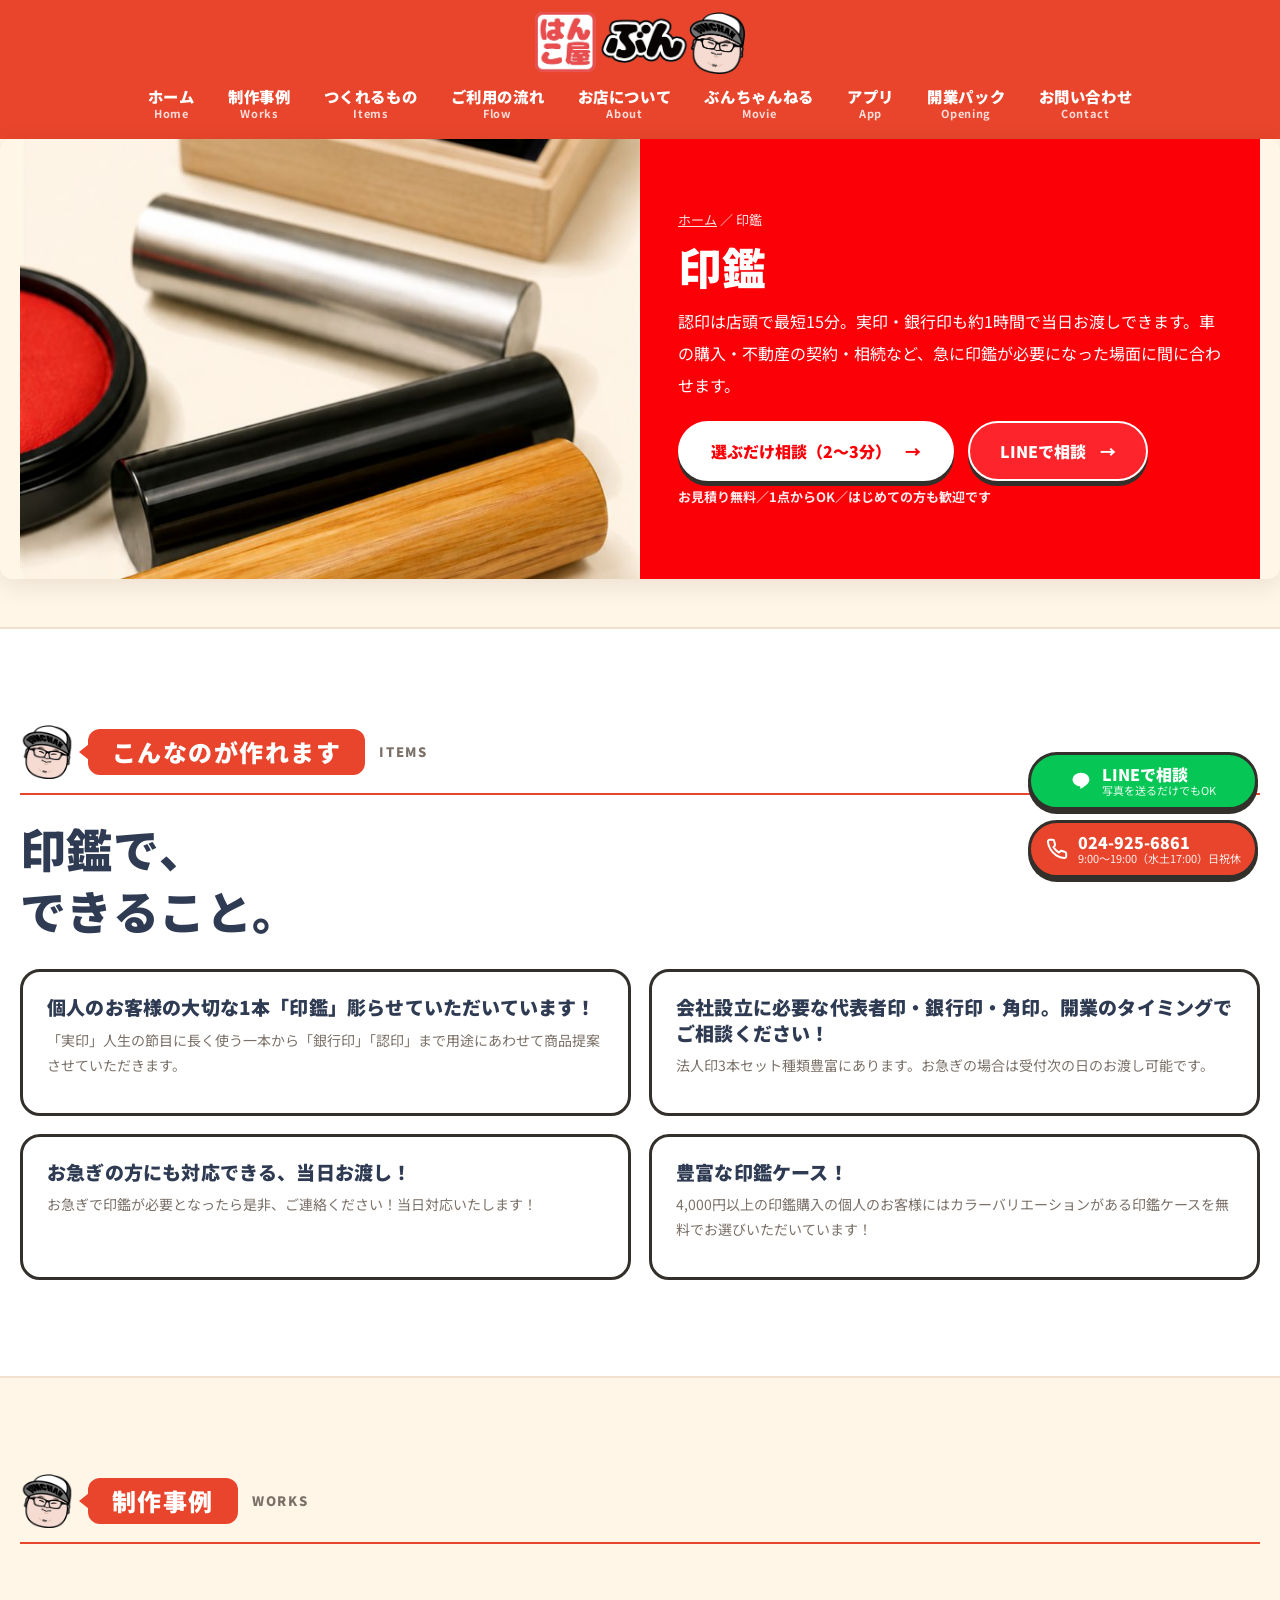
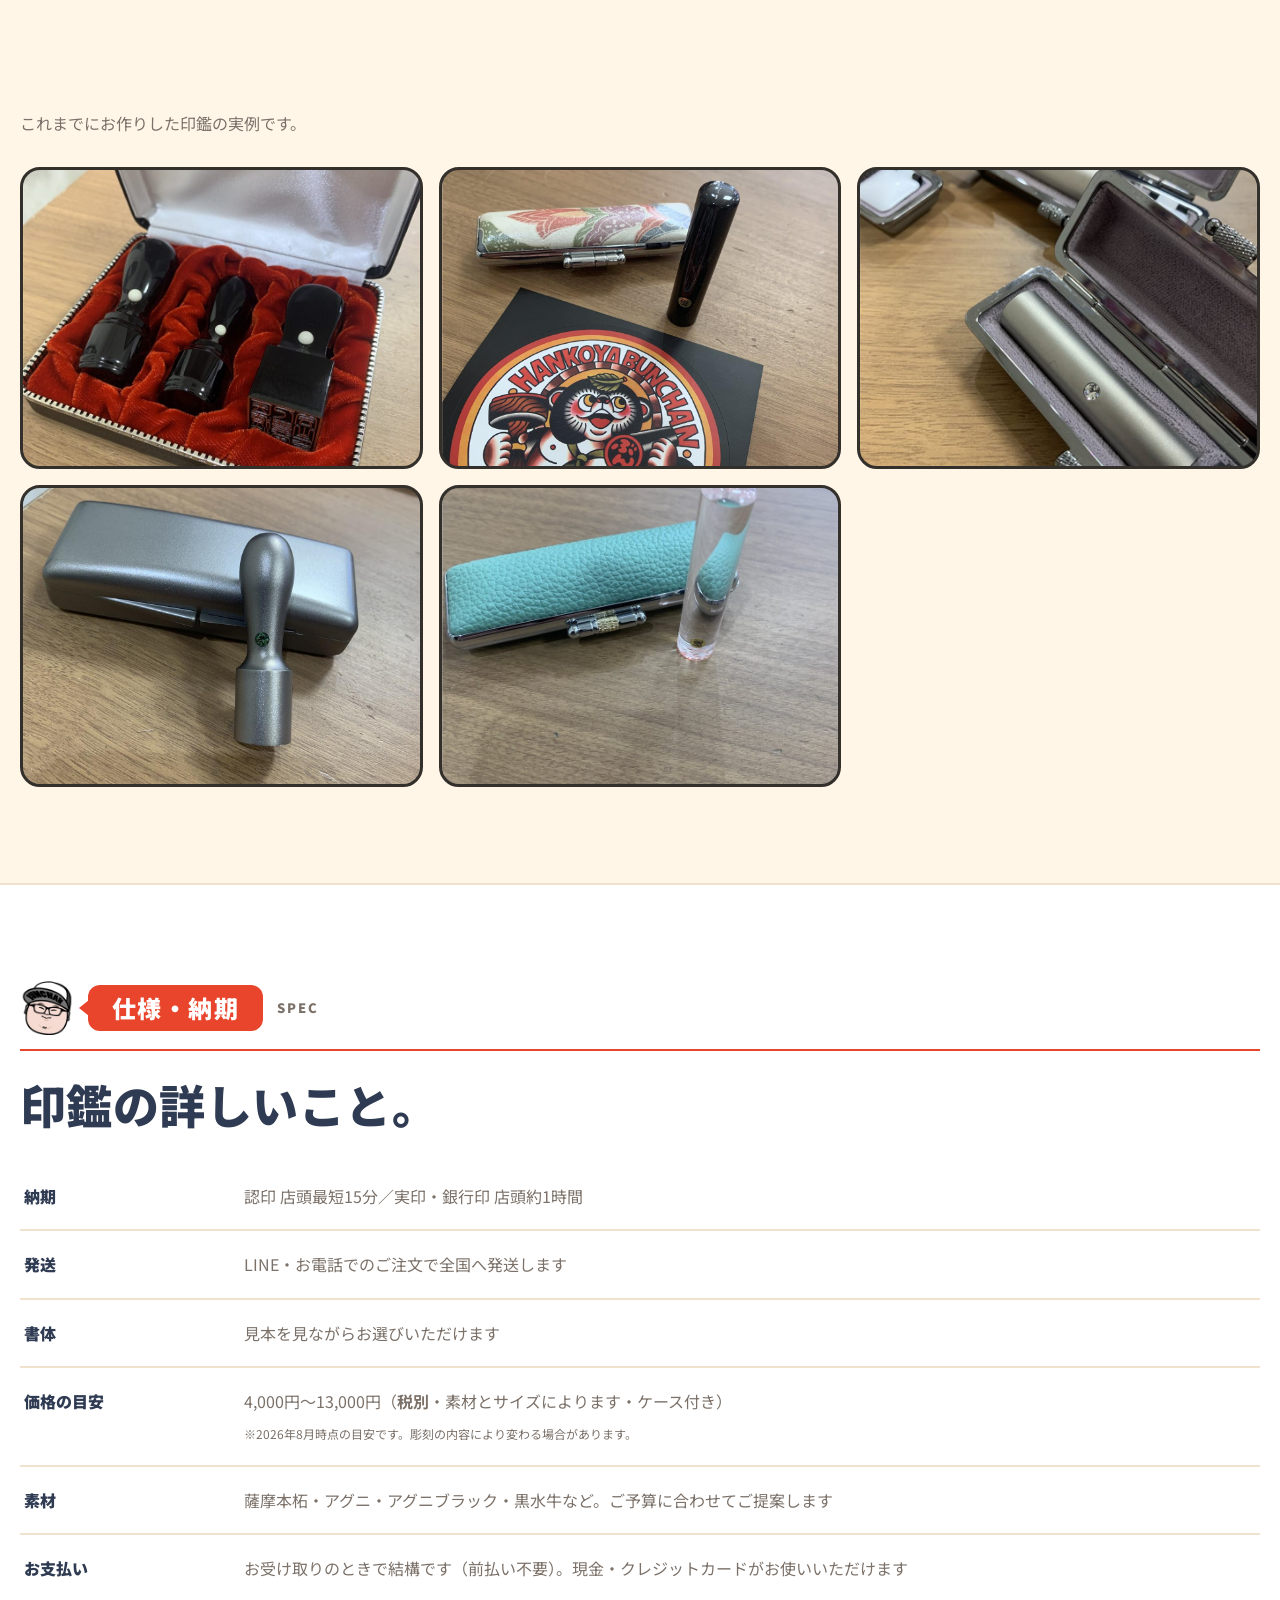
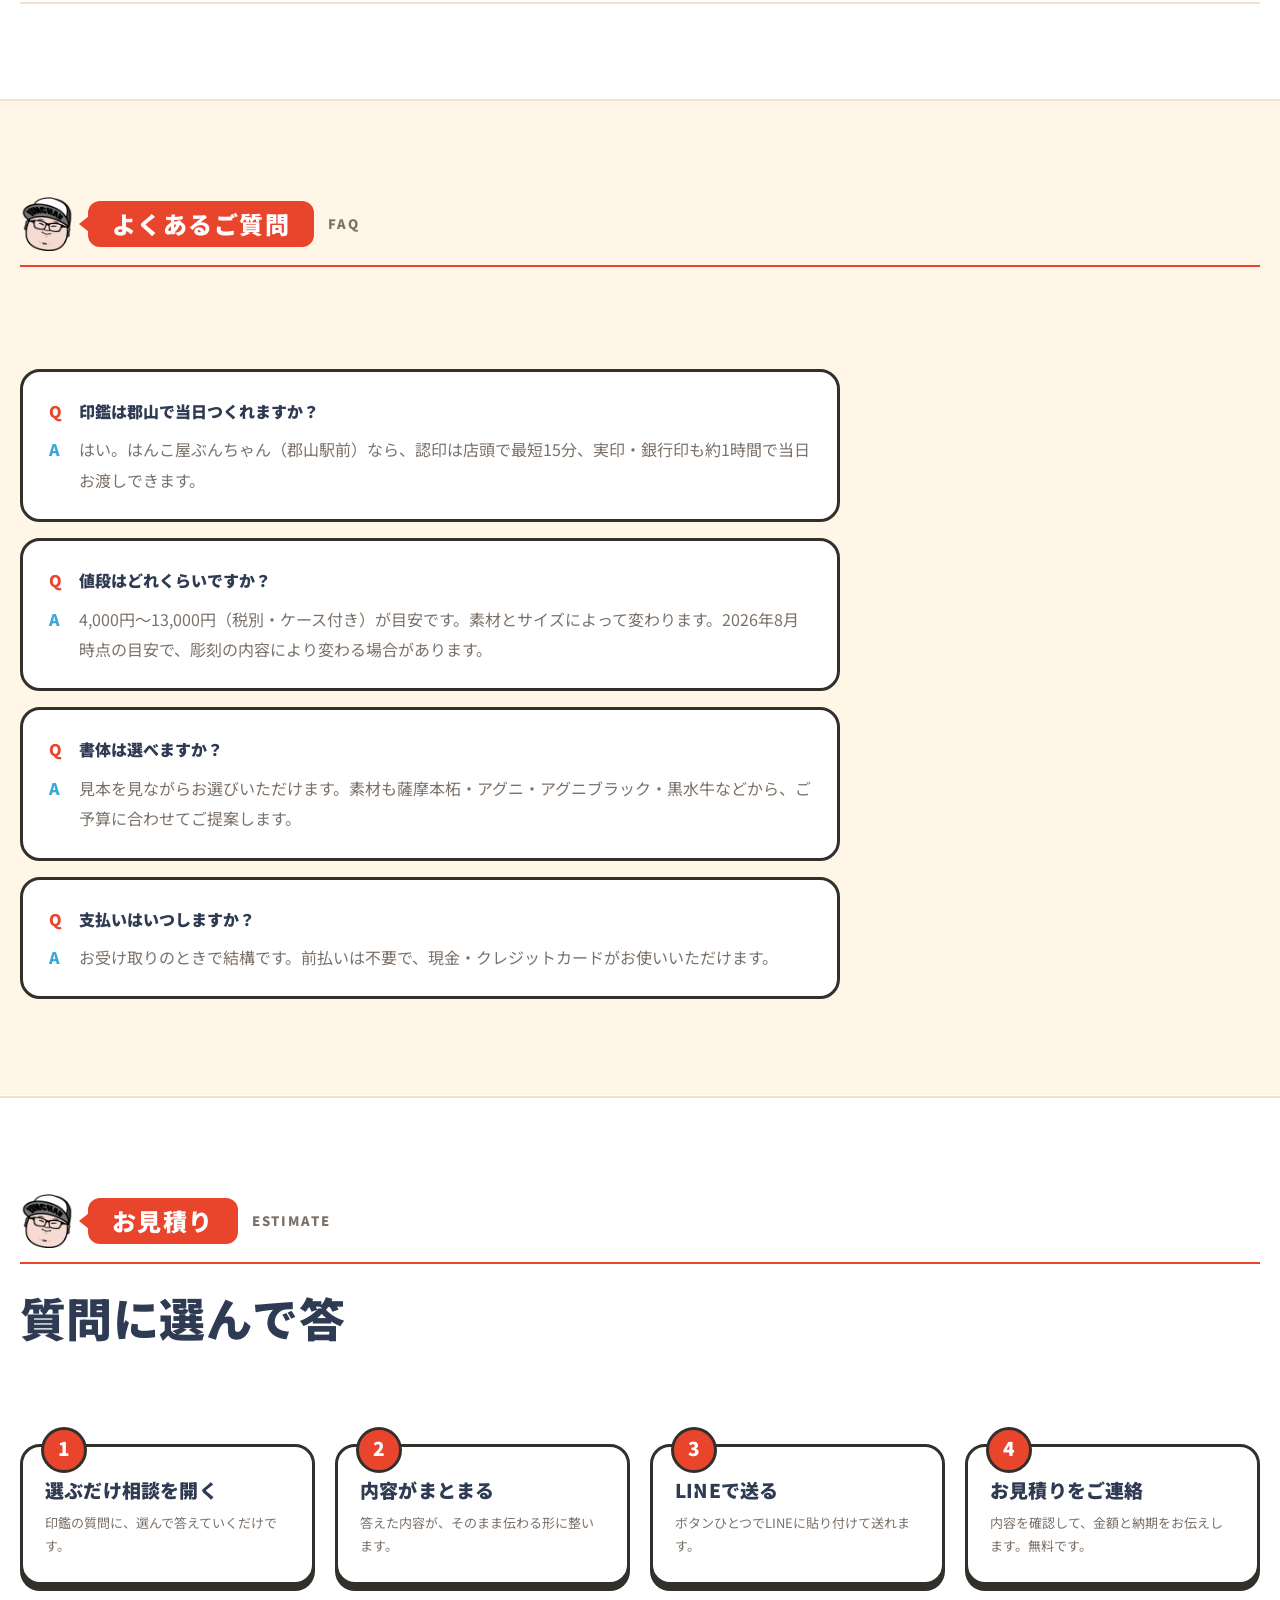
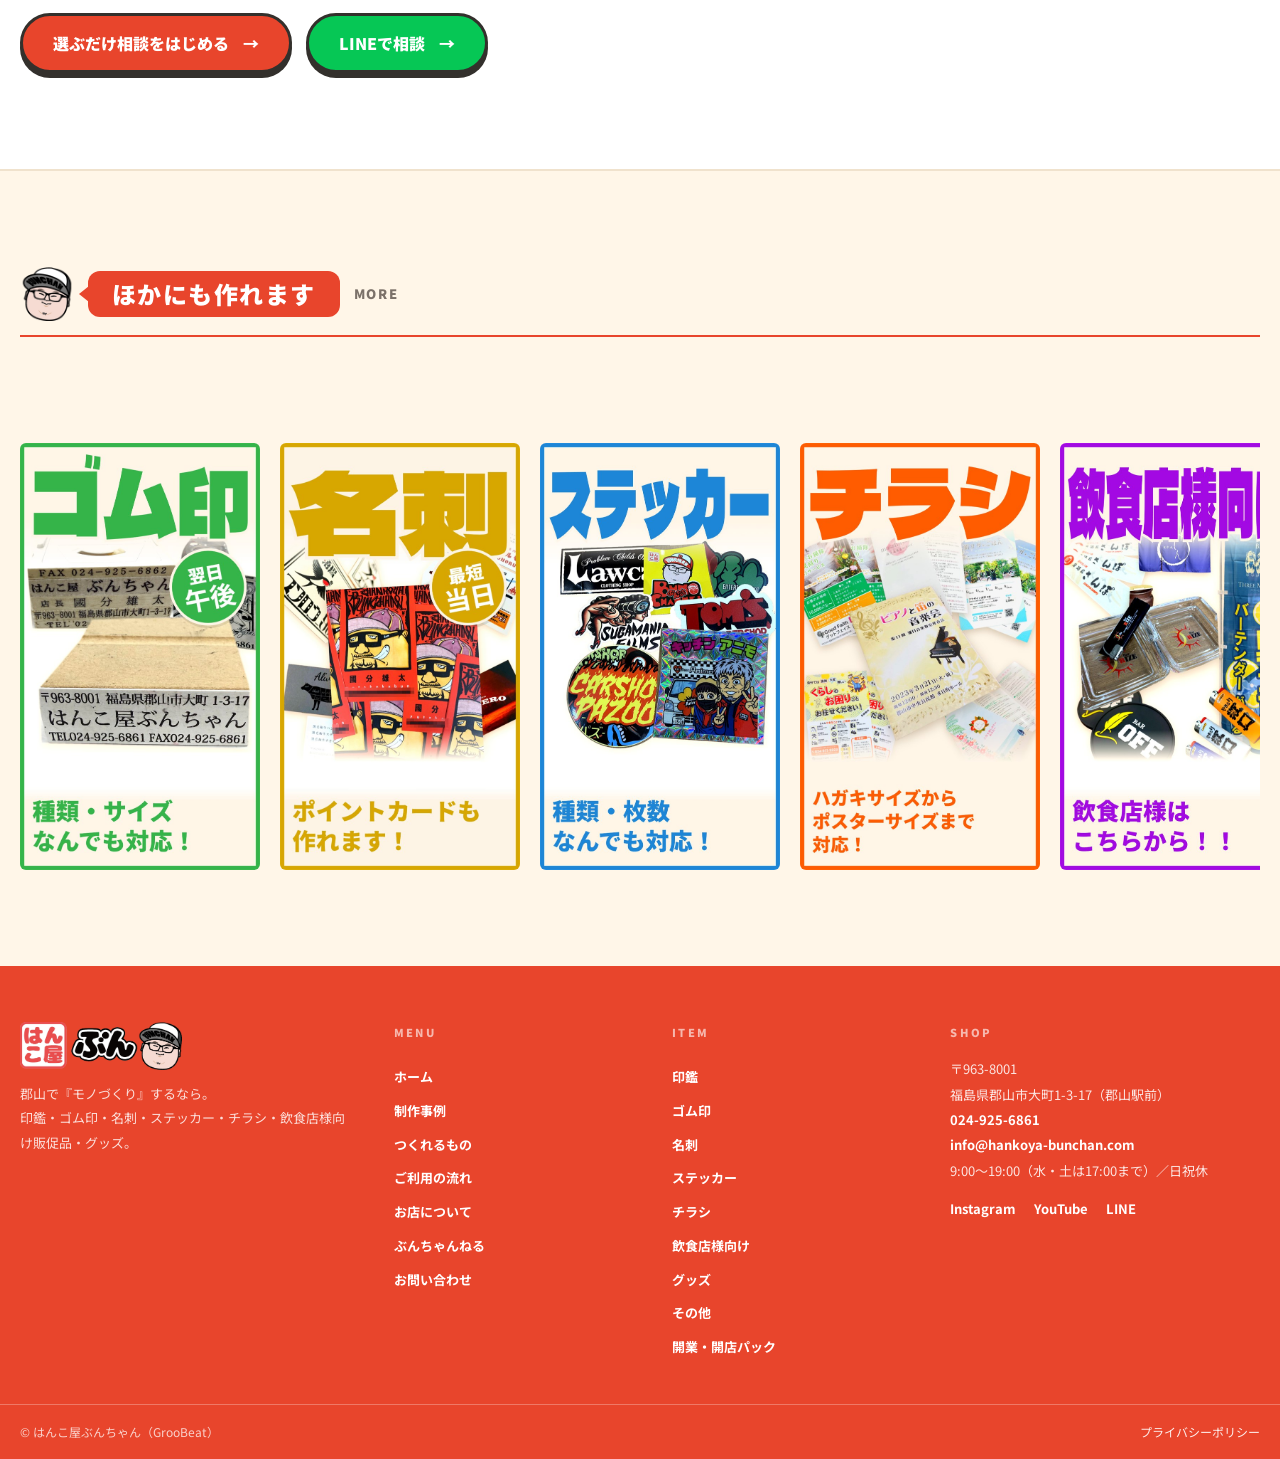
<file: inkan.html>
<!doctype html>
<html lang="ja">
<head>
  <meta charset="utf-8">
  <meta name="viewport" content="width=device-width, initial-scale=1">
  <!-- ★公開時に必ず削除すること（CHECKLIST_KOKAI対象） -->
  <meta name="robots" content="noindex,nofollow">
  <title>印鑑（実印・銀行印・認印）｜郡山のはんこ屋ぶんちゃん</title>
  <meta name="description" content="郡山駅前で11年。認印は店頭最短15分、実印・銀行印も約1時間で当日お渡し。全国発送も承ります。">
  <link rel="canonical" href="https://hankoya-bunchan.com/inkan.html">
  <link rel="icon" href="img/favicon-32.png" sizes="32x32" type="image/png">
  <link rel="icon" href="img/favicon-192.png" sizes="192x192" type="image/png">
  <link rel="apple-touch-icon" href="img/apple-touch-icon.png">
  <meta property="og:type" content="article">
  <meta property="og:title" content="印鑑（実印・銀行印・認印）｜郡山のはんこ屋ぶんちゃん">
  <meta property="og:description" content="郡山駅前で11年。認印は店頭最短15分、実印・銀行印も約1時間で当日お渡し。全国発送も承ります。">
  <meta property="og:url" content="https://bunchan-groobeat.github.io/hankoya-bunchan-hp/inkan.html">
  <meta property="og:locale" content="ja_JP">
  <meta property="og:image" content="https://bunchan-groobeat.github.io/hankoya-bunchan-hp/img/ogp.jpg">
  <meta property="og:image:width" content="1200">
  <meta property="og:image:height" content="630">
  <meta property="og:image:alt" content="はんこ屋ぶんちゃん これ全部つくれます！">
  <meta name="twitter:card" content="summary_large_image">
  <meta name="twitter:image" content="https://bunchan-groobeat.github.io/hankoya-bunchan-hp/img/ogp.jpg">
  <link rel="preconnect" href="https://fonts.googleapis.com">
  <link rel="preconnect" href="https://fonts.gstatic.com" crossorigin>
  <link href="https://fonts.googleapis.com/css2?family=Noto+Sans+JP:wght@400;500;700;900&display=swap" rel="stylesheet">
  <script type="application/ld+json">
  {
    "@context": "https://schema.org",
    "@type": "BreadcrumbList",
    "itemListElement": [
      { "@type": "ListItem", "position": 1, "name": "ホーム", "item": "https://hankoya-bunchan.com/" },
      { "@type": "ListItem", "position": 2, "name": "印鑑", "item": "https://hankoya-bunchan.com/inkan.html" }
    ]
  }
  </script>
  <script type="application/ld+json">
{
  "@context": "https://schema.org",
  "@type": "Service",
  "name": "印鑑（実印・銀行印・認印）",
  "serviceType": "印鑑（実印・銀行印・認印）",
  "provider": {
    "@type": "Store",
    "name": "はんこ屋ぶんちゃん",
    "telephone": "+81-24-925-6861",
    "address": {
      "@type": "PostalAddress",
      "postalCode": "963-8001",
      "addressRegion": "福島県",
      "addressLocality": "郡山市",
      "streetAddress": "大町1-3-17",
      "addressCountry": "JP"
    },
    "hasMap": "https://share.google/TN5vIBhqydpP0uvWV",
    "image": "https://hankoya-bunchan.com/img/ogp.jpg"
  },
  "areaServed": {
    "@type": "City",
    "name": "郡山市"
  },
  "url": "https://hankoya-bunchan.com/inkan.html",
  "offers": {
    "@type": "AggregateOffer",
    "priceCurrency": "JPY",
    "lowPrice": "4000",
    "valueAddedTaxIncluded": false,
    "description": "素材とサイズによります・ケース付き（税別・2026年8月時点の目安）",
    "url": "https://hankoya-bunchan.com/inkan.html",
    "highPrice": "13000"
  }
}
  </script>
  <script type="application/ld+json">
{
  "@context": "https://schema.org",
  "@type": "FAQPage",
  "mainEntity": [
    {
      "@type": "Question",
      "name": "印鑑は郡山で当日つくれますか？",
      "acceptedAnswer": {
        "@type": "Answer",
        "text": "はい。はんこ屋ぶんちゃん（郡山駅前）なら、認印は店頭で最短15分、実印・銀行印も約1時間で当日お渡しできます。"
      }
    },
    {
      "@type": "Question",
      "name": "値段はどれくらいですか？",
      "acceptedAnswer": {
        "@type": "Answer",
        "text": "4,000円〜13,000円（税別・ケース付き）が目安です。素材とサイズによって変わります。2026年8月時点の目安で、彫刻の内容により変わる場合があります。"
      }
    },
    {
      "@type": "Question",
      "name": "書体は選べますか？",
      "acceptedAnswer": {
        "@type": "Answer",
        "text": "見本を見ながらお選びいただけます。素材も薩摩本柘・アグニ・アグニブラック・黒水牛などから、ご予算に合わせてご提案します。"
      }
    },
    {
      "@type": "Question",
      "name": "支払いはいつしますか？",
      "acceptedAnswer": {
        "@type": "Answer",
        "text": "お受け取りのときで結構です。前払いは不要で、現金・クレジットカードがお使いいただけます。"
      }
    }
  ]
}
  </script>
  <link rel="stylesheet" href="style.css?v=20260904r">
</head>
<body>
  <main>
    <div class="header-bar">
    <div class="container">
      <header class="header">
        <p class="logo"><a href="index.html"><img src="img/app-logo.png" alt="はんこ屋ぶんちゃん" width="900" height="266"></a></p>

        <button class="nav-toggle" type="button" id="navToggle" aria-expanded="false" aria-controls="globalNav" aria-label="メニューを開く">
          <span></span><span></span><span></span>
        </button>

        <nav class="gnav" id="globalNav" aria-label="サイト内メニュー">
          <div class="gnav-main">
            <a href="index.html"><span class="gm-en">Home</span><span class="gm-ja">ホーム</span></a>
            <a href="index.html#works"><span class="gm-en">Works</span><span class="gm-ja">制作事例</span></a>
            <a href="index.html#tsukureru"><span class="gm-en">Items</span><span class="gm-ja">つくれるもの</span></a>
            <a href="index.html#flow"><span class="gm-en">Flow</span><span class="gm-ja">ご利用の流れ</span></a>
            <a href="index.html#about"><span class="gm-en">About</span><span class="gm-ja">お店について</span></a>
            <a href="index.html#youtube"><span class="gm-en">Movie</span><span class="gm-ja">ぶんちゃんねる</span></a>
            <a href="app.html"><span class="gm-en">App</span><span class="gm-ja">アプリ</span></a>
            <a href="kaigyo.html"><span class="gm-en">Opening</span><span class="gm-ja">開業パック</span></a>
            <a href="index.html#contact-title"><span class="gm-en">Contact</span><span class="gm-ja">お問い合わせ</span></a>
          </div>
          <div class="gnav-sub">
            <p class="gnav-label">ITEM</p>
            <div class="gnav-items">
              <a href="inkan.html">印鑑</a>
              <a href="gomuin.html">ゴム印</a>
              <a href="meishi.html">名刺</a>
              <a href="sticker.html">ステッカー</a>
              <a href="flyer.html">チラシ</a>
              <a href="poster.html">飲食店様向け</a>
              <a href="goods.html">グッズ</a>
              <a href="other.html">その他</a>
              <a href="kaigyo.html">開業・開店パック</a>
            </div>
          </div>
          <div class="gnav-foot">
            <a class="gnav-line" href="https://lin.ee/Q52XPutI" target="_blank" rel="noopener">LINEで相談</a>
            <a class="gnav-tel" href="tel:0249256861">024-925-6861</a>
          </div>
        </nav>

        <div class="header-note">郡山駅前で創業11年</div>
      </header>
    </div>
    </div>

    <!-- 品目の看板 -->
    <section class="pg-hero" style="--neon: #fc0008">
      <div class="container pg-hero-inner">
        <!-- ★横バンドは tools\band8.ps1 で card-inkan.png から自動生成（band-inkan.jpg） -->
        <img class="pg-band" src="img/hero-inkan.jpg" alt="印鑑" width="800" height="1422" fetchpriority="high">
        <div class="pg-lead">
          <p class="pg-crumb"><a href="index.html">ホーム</a> ／ 印鑑</p>
          <h1 class="pg-title">印鑑</h1>
          <p class="pg-text">認印は店頭で最短15分。実印・銀行印も約1時間で当日お渡しできます。車の購入・不動産の契約・相続など、急に印鑑が必要になった場面に間に合わせます。</p>
          <div class="pg-actions">
            <a class="cta" href="https://bunchan-groobeat.github.io/bunchan-hearing/?s=inkan" target="_blank" rel="noopener">選ぶだけ相談（2〜3分）</a>
            <a class="cta cta-line" href="https://lin.ee/Q52XPutI" target="_blank" rel="noopener">LINEで相談</a>
          </div>
          <p class="opening-safe">お見積り無料／1点からOK／はじめての方も歓迎です</p>
        </div>
      </div>
    </section>

    <!-- こんなのが作れます -->
    <section class="section reveal" id="can" aria-labelledby="can-title">
      <div class="container">
        <p class="eyebrow"><span class="eb-en">ITEMS</span><span class="eb-ja">こんなのが作れます</span></p>
        <h2 class="section-title" id="can-title">印鑑で、<br>できること。</h2>
        <ul class="item-list">
          <!-- ★2026-09-01 社長指示で4項目とも見出し・文言を差し替え（旧＝実印／銀行印／認印／法人印）。
               並び順は元のまま（入れ替えの指示は無かったため触っていない）。 -->
          <li>
            <h3>個人のお客様の大切な1本「印鑑」彫らせていただいています！</h3>
            <p>「実印」人生の節目に長く使う一本から「銀行印」「認印」まで用途にあわせて商品提案させていただきます。</p>
          </li>
          <li>
            <h3>会社設立に必要な代表者印・銀行印・角印。開業のタイミングでご相談ください！</h3>
            <p>法人印3本セット種類豊富にあります。お急ぎの場合は受付次の日のお渡し可能です。</p>
          </li>
          <li>
            <h3>お急ぎの方にも対応できる、当日お渡し！</h3>
            <p>お急ぎで印鑑が必要となったら是非、ご連絡ください！当日対応いたします！</p>
          </li>
          <li>
            <h3>豊富な印鑑ケース！</h3>
            <p>4,000円以上の印鑑購入の個人のお客様にはカラーバリエーションがある印鑑ケースを無料でお選びいただいています！</p>
          </li>
        </ul>
      </div>
    </section>

    <!-- 制作事例 -->
    <section class="section warm reveal" id="works" aria-labelledby="works-title">
      <div class="container">
        <p class="eyebrow"><span class="eb-en">WORKS</span><span class="eb-ja">制作事例</span></p>
        <h2 class="section-title" id="works-title">作ってきたものが、<br>信用のすべてです。</h2>
        <p class="section-lead">これまでにお作りした印鑑の実例です。</p>
        <!-- ★写真は img/works-inkan-1.jpg 〜 -6.jpg を置くと入ります -->
        <div class="works-grid" data-works="inkan">
          <div class="works-cell" style="background-image:url('img/works-inkan-1.jpg')" role="img" aria-label="印鑑の制作事例 1"></div>
          <div class="works-cell" style="background-image:url('img/works-inkan-2.jpg')" role="img" aria-label="印鑑の制作事例 2"></div>
          <div class="works-cell" style="background-image:url('img/works-inkan-3.jpg')" role="img" aria-label="印鑑の制作事例 3"></div>
          <div class="works-cell" style="background-image:url('img/works-inkan-4.jpg')" role="img" aria-label="印鑑の制作事例 4"></div>
          <div class="works-cell" style="background-image:url('img/works-inkan-5.jpg')" role="img" aria-label="印鑑の制作事例 5"></div>
        </div>
      </div>
    </section>

    <!-- 仕様・納期 -->
    <section class="section reveal" aria-labelledby="spec-title">
      <div class="container">
        <p class="eyebrow"><span class="eb-en">SPEC</span><span class="eb-ja">仕様・納期</span></p>
        <h2 class="section-title" id="spec-title">印鑑の詳しいこと。</h2>
        <dl class="spec">
            <div class="spec-row"><dt>納期</dt><dd>認印 店頭最短15分／実印・銀行印 店頭約1時間</dd></div>
            <div class="spec-row"><dt>発送</dt><dd>LINE・お電話でのご注文で全国へ発送します</dd></div>
            <div class="spec-row"><dt>書体</dt><dd>見本を見ながらお選びいただけます</dd></div>
            <div class="spec-row"><dt>価格の目安</dt><dd>4,000円〜13,000円（<b>税別</b>・素材とサイズによります・ケース付き）<br><small>※2026年8月時点の目安です。彫刻の内容により変わる場合があります。</small></dd></div>
            <div class="spec-row"><dt>素材</dt><dd>薩摩本柘・アグニ・アグニブラック・黒水牛など。ご予算に合わせてご提案します</dd></div>
            <div class="spec-row"><dt>お支払い</dt><dd>お受け取りのときで結構です（前払い不要）。現金・クレジットカードがお使いいただけます</dd></div>
        </dl>
      </div>
    </section>

    <!-- お見積り -->
        <!-- よくあるご質問（構造化データと同じ内容を必ず画面にも出す。2026-08-26 監査対応） -->
    <section class="section warm reveal" aria-labelledby="faq-title">
      <div class="container">
        <p class="eyebrow"><span class="eb-en">FAQ</span><span class="eb-ja">よくあるご質問</span></p>
        <h2 class="section-title" id="faq-title">よくいただくご質問。</h2>
        <div class="faq-list">
          <div class="faq-item">
            <p class="faq-q">印鑑は郡山で当日つくれますか？</p>
            <p class="faq-a">はい。はんこ屋ぶんちゃん（郡山駅前）なら、認印は店頭で最短15分、実印・銀行印も約1時間で当日お渡しできます。</p>
          </div>
          <div class="faq-item">
            <p class="faq-q">値段はどれくらいですか？</p>
            <p class="faq-a">4,000円〜13,000円（税別・ケース付き）が目安です。素材とサイズによって変わります。2026年8月時点の目安で、彫刻の内容により変わる場合があります。</p>
          </div>
          <div class="faq-item">
            <p class="faq-q">書体は選べますか？</p>
            <p class="faq-a">見本を見ながらお選びいただけます。素材も薩摩本柘・アグニ・アグニブラック・黒水牛などから、ご予算に合わせてご提案します。</p>
          </div>
          <div class="faq-item">
            <p class="faq-q">支払いはいつしますか？</p>
            <p class="faq-a">お受け取りのときで結構です。前払いは不要で、現金・クレジットカードがお使いいただけます。</p>
          </div>
        </div>
      </div>
    </section>

<section class="section reveal" id="estimate" aria-labelledby="est-title">
      <div class="container">
        <p class="eyebrow"><span class="eb-en">ESTIMATE</span><span class="eb-ja">お見積り</span></p>
        <h2 class="section-title" id="est-title">質問に選んで答えるだけ。<br>2〜3分でまとまります。</h2>
        <ol class="flow">
          <li class="flow-step"><span class="flow-num">1</span><h3>選ぶだけ相談を開く</h3><p>印鑑の質問に、選んで答えていくだけです。</p></li>
          <li class="flow-step"><span class="flow-num">2</span><h3>内容がまとまる</h3><p>答えた内容が、そのまま伝わる形に整います。</p></li>
          <li class="flow-step"><span class="flow-num">3</span><h3>LINEで送る</h3><p>ボタンひとつでLINEに貼り付けて送れます。</p></li>
          <li class="flow-step"><span class="flow-num">4</span><h3>お見積りをご連絡</h3><p>内容を確認して、金額と納期をお伝えします。無料です。</p></li>
        </ol>
        <div class="pg-actions" style="margin-top:28px">
          <a class="cta" href="https://bunchan-groobeat.github.io/bunchan-hearing/?s=inkan" target="_blank" rel="noopener">選ぶだけ相談をはじめる</a>
          <a class="cta cta-line" href="https://lin.ee/Q52XPutI" target="_blank" rel="noopener">LINEで相談</a>
        </div>
      </div>
    </section>

    <!-- ほかの品目へ -->
    <section class="section warm reveal" aria-labelledby="others-title">
      <div class="container">
        <p class="eyebrow"><span class="eb-en">MORE</span><span class="eb-ja">ほかにも作れます</span></p>
        <h2 class="section-title" id="others-title">これ全部つくれます！</h2>
        <div class="carousel">
          <div class="carousel-track" id="carouselTrack">
            <a class="ci" href="gomuin.html" aria-label="ゴム印のページを見る"><img class="ci-img" src="img/card-gomuin.jpg" alt="ゴム印" loading="lazy" width="675" height="1200"></a>
            <a class="ci" href="meishi.html" aria-label="名刺のページを見る"><img class="ci-img" src="img/card-meishi.jpg" alt="名刺" loading="lazy" width="675" height="1200"></a>
            <a class="ci" href="sticker.html" aria-label="ステッカーのページを見る"><img class="ci-img" src="img/card-sticker.jpg" alt="ステッカー" loading="lazy" width="675" height="1200"></a>
            <a class="ci" href="flyer.html" aria-label="チラシのページを見る"><img class="ci-img" src="img/card-flyer.jpg" alt="チラシ" loading="lazy" width="675" height="1200"></a>
            <a class="ci" href="poster.html" aria-label="飲食店様向けのページを見る"><img class="ci-img" src="img/card-poster.jpg" alt="飲食店様向け" loading="lazy" width="675" height="1200"></a>
            <a class="ci" href="goods.html" aria-label="グッズのページを見る"><img class="ci-img" src="img/card-goods.jpg" alt="グッズ" loading="lazy" width="675" height="1200"></a>
            <a class="ci" href="other.html" aria-label="その他のページを見る"><img class="ci-img" src="img/card-other.jpg" alt="その他" loading="lazy" width="675" height="1200"></a>
          </div>
        </div>
      </div>
    </section>
  </main>

  <!-- ★全ページ共通：常に出るお問い合わせバー（LINE・電話） -->
  <div class="contact-bar" id="contactBar">
    <a class="cb-line" href="https://lin.ee/Q52XPutI" target="_blank" rel="noopener">
      <span class="cb-icon" aria-hidden="true">
        <svg viewBox="0 0 24 24" width="22" height="22" fill="currentColor"><path d="M12 3C6.9 3 2.8 6.3 2.8 10.4c0 3.7 3.3 6.8 7.7 7.4.3.06.7.2.8.46.1.24.07.6.03.85l-.13.78c-.04.23-.18.9.79.49.97-.4 5.24-3.09 7.15-5.29 1.32-1.45 1.95-2.92 1.95-4.69C21.2 6.3 17.1 3 12 3z"/></svg>
      </span>
      <span class="cb-text"><b>LINEで相談</b><small>写真を送るだけでもOK</small></span>
    </a>
    <a class="cb-tel" href="tel:0249256861">
      <span class="cb-icon" aria-hidden="true">
        <svg viewBox="0 0 24 24" width="22" height="22" fill="none" stroke="currentColor" stroke-width="2.2" stroke-linecap="round" stroke-linejoin="round"><path d="M22 16.92v3a2 2 0 0 1-2.18 2 19.79 19.79 0 0 1-8.63-3.07 19.5 19.5 0 0 1-6-6A19.79 19.79 0 0 1 2.08 4.18 2 2 0 0 1 4.06 2h3a2 2 0 0 1 2 1.72c.13.96.36 1.9.7 2.81a2 2 0 0 1-.45 2.11L8.09 9.91a16 16 0 0 0 6 6l1.27-1.27a2 2 0 0 1 2.11-.45c.91.34 1.85.57 2.81.7A2 2 0 0 1 22 16.92z"/></svg>
      </span>
      <span class="cb-text"><b>024-925-6861</b><small>9:00〜19:00（水土17:00）日祝休</small></span>
    </a>
  </div>

  <footer>
    <div class="container footer-inner">
      <div class="f-brand">
        <p class="f-name"><img src="img/app-logo.png" alt="はんこ屋ぶんちゃん" width="900" height="266"></p>
        <p class="f-tagline">郡山で『モノづくり』するなら。<br>印鑑・ゴム印・名刺・ステッカー・チラシ・飲食店様向け販促品・グッズ。</p>
      </div>

      <nav class="f-nav" aria-label="フッターメニュー">
        <p class="f-label">MENU</p>
        <a href="index.html">ホーム</a>
        <a href="index.html#works">制作事例</a>
        <a href="index.html#tsukureru">つくれるもの</a>
        <a href="index.html#flow">ご利用の流れ</a>
        <a href="index.html#about">お店について</a>
        <a href="index.html#youtube">ぶんちゃんねる</a>
        <a href="index.html#contact-title">お問い合わせ</a>
      </nav>

      <nav class="f-nav" aria-label="品目メニュー">
        <p class="f-label">ITEM</p>
        <a href="inkan.html">印鑑</a>
        <a href="gomuin.html">ゴム印</a>
        <a href="meishi.html">名刺</a>
        <a href="sticker.html">ステッカー</a>
        <a href="flyer.html">チラシ</a>
        <a href="poster.html">飲食店様向け</a>
        <a href="goods.html">グッズ</a>
        <a href="other.html">その他</a>
        <a href="kaigyo.html">開業・開店パック</a>
      </nav>

      <div class="f-info">
        <p class="f-label">SHOP</p>
        <p class="f-address">
          〒963-8001<br>福島県郡山市大町1-3-17（郡山駅前）<br>
          <a href="tel:0249256861">024-925-6861</a><br>
          <a href="mailto:info@hankoya-bunchan.com">info@hankoya-bunchan.com</a><br>
          9:00〜19:00（水・土は17:00まで）／日祝休
        </p>
        <p class="f-sns">
          <a href="https://www.instagram.com/hankoya_bunchan" target="_blank" rel="noopener">Instagram</a>
          <a href="https://www.youtube.com/@bunchannel2025" target="_blank" rel="noopener">YouTube</a>
          <a href="https://lin.ee/Q52XPutI" target="_blank" rel="noopener">LINE</a>
        </p>
      </div>
    </div>

    <div class="container footer-bottom">
      <span>&copy; はんこ屋ぶんちゃん（GrooBeat）</span>
      <a href="privacy.html">プライバシーポリシー</a>
    </div>
  </footer>

  <script src="script.js?v=20260904r" defer></script>
</body>
</html>
</file>
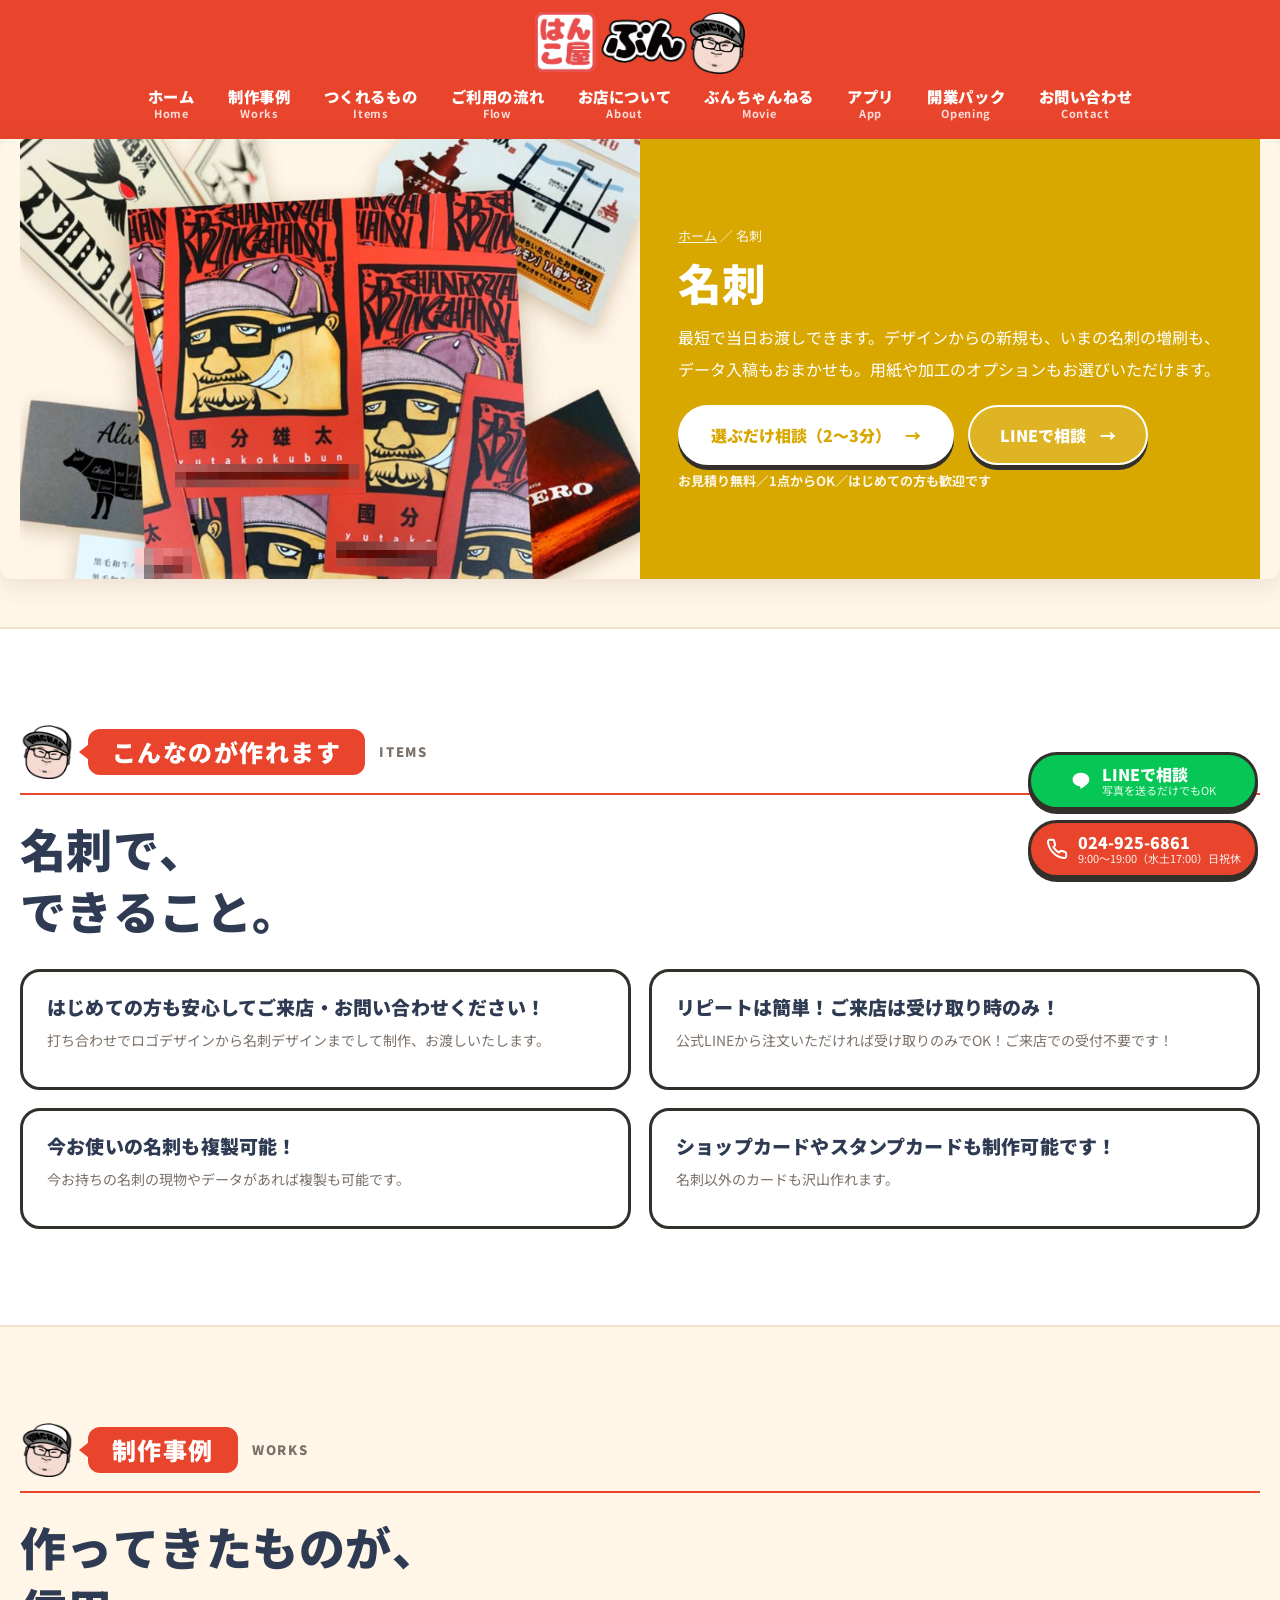
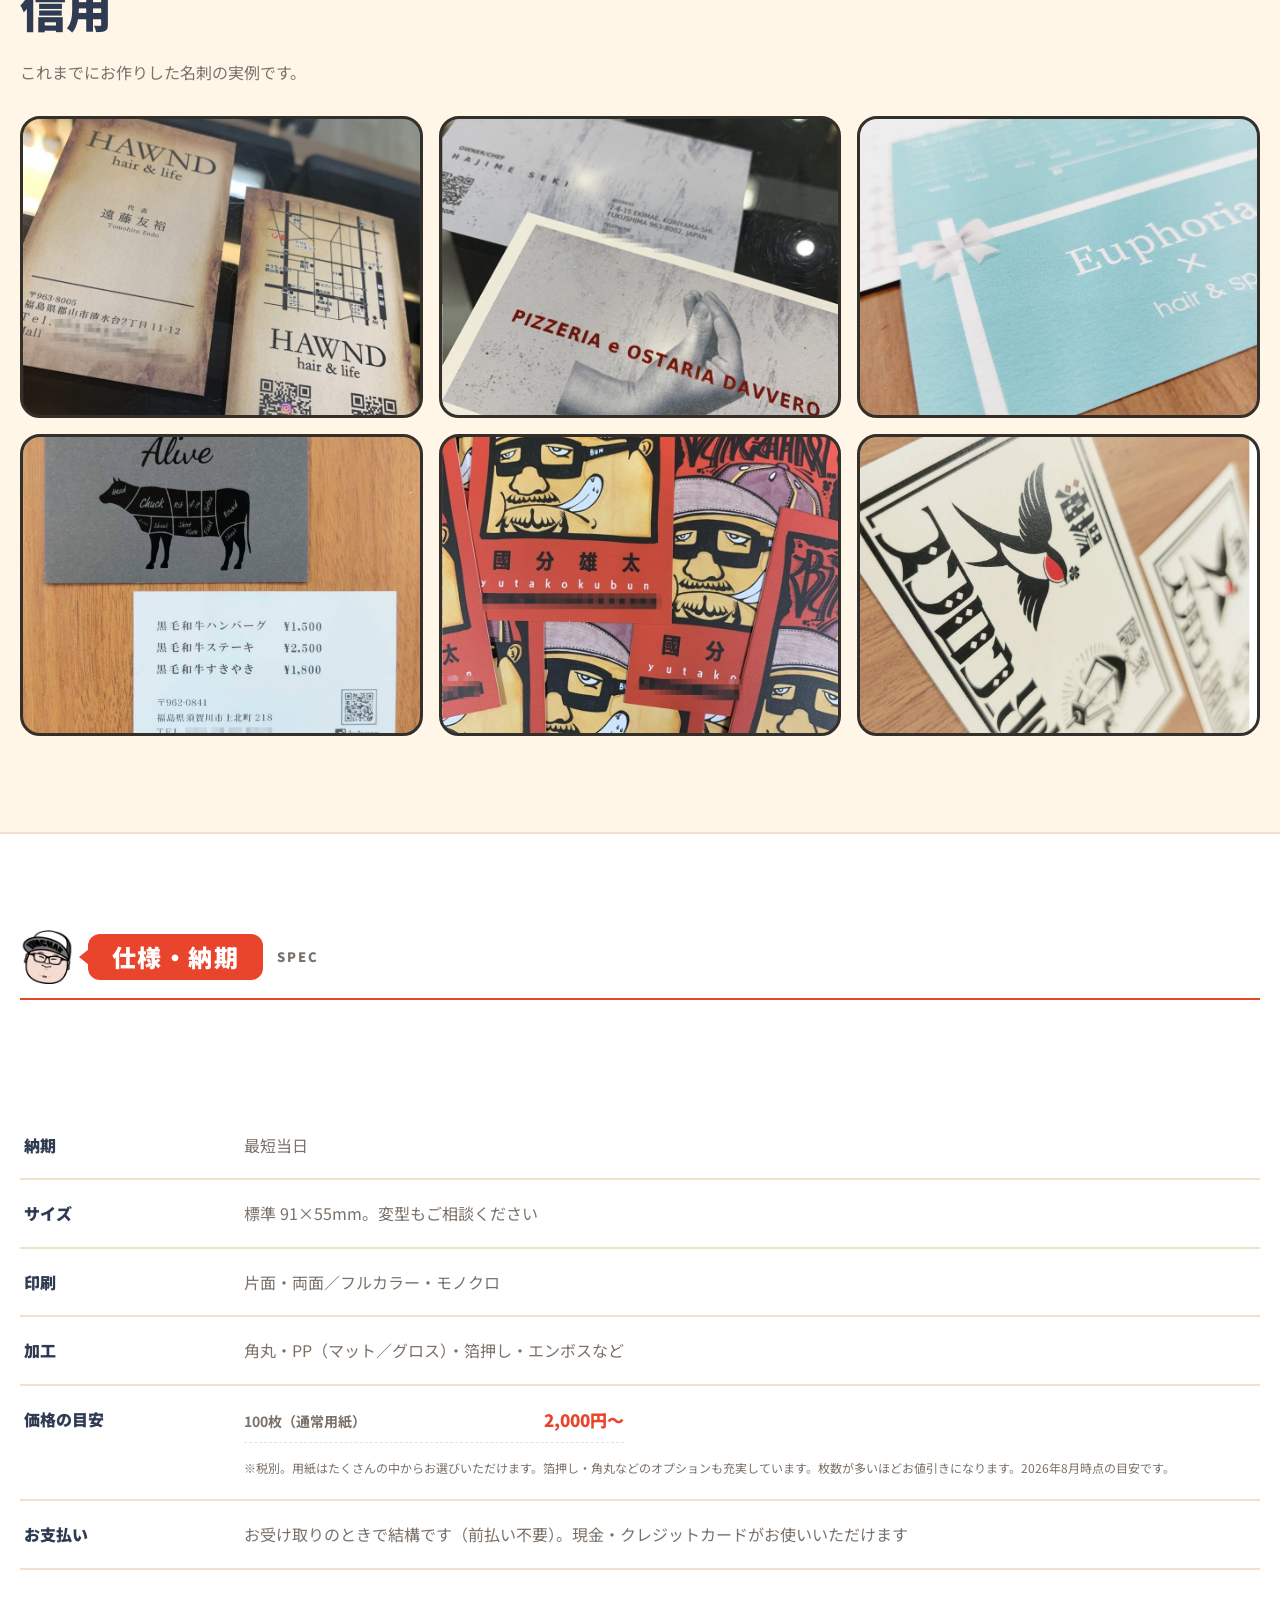
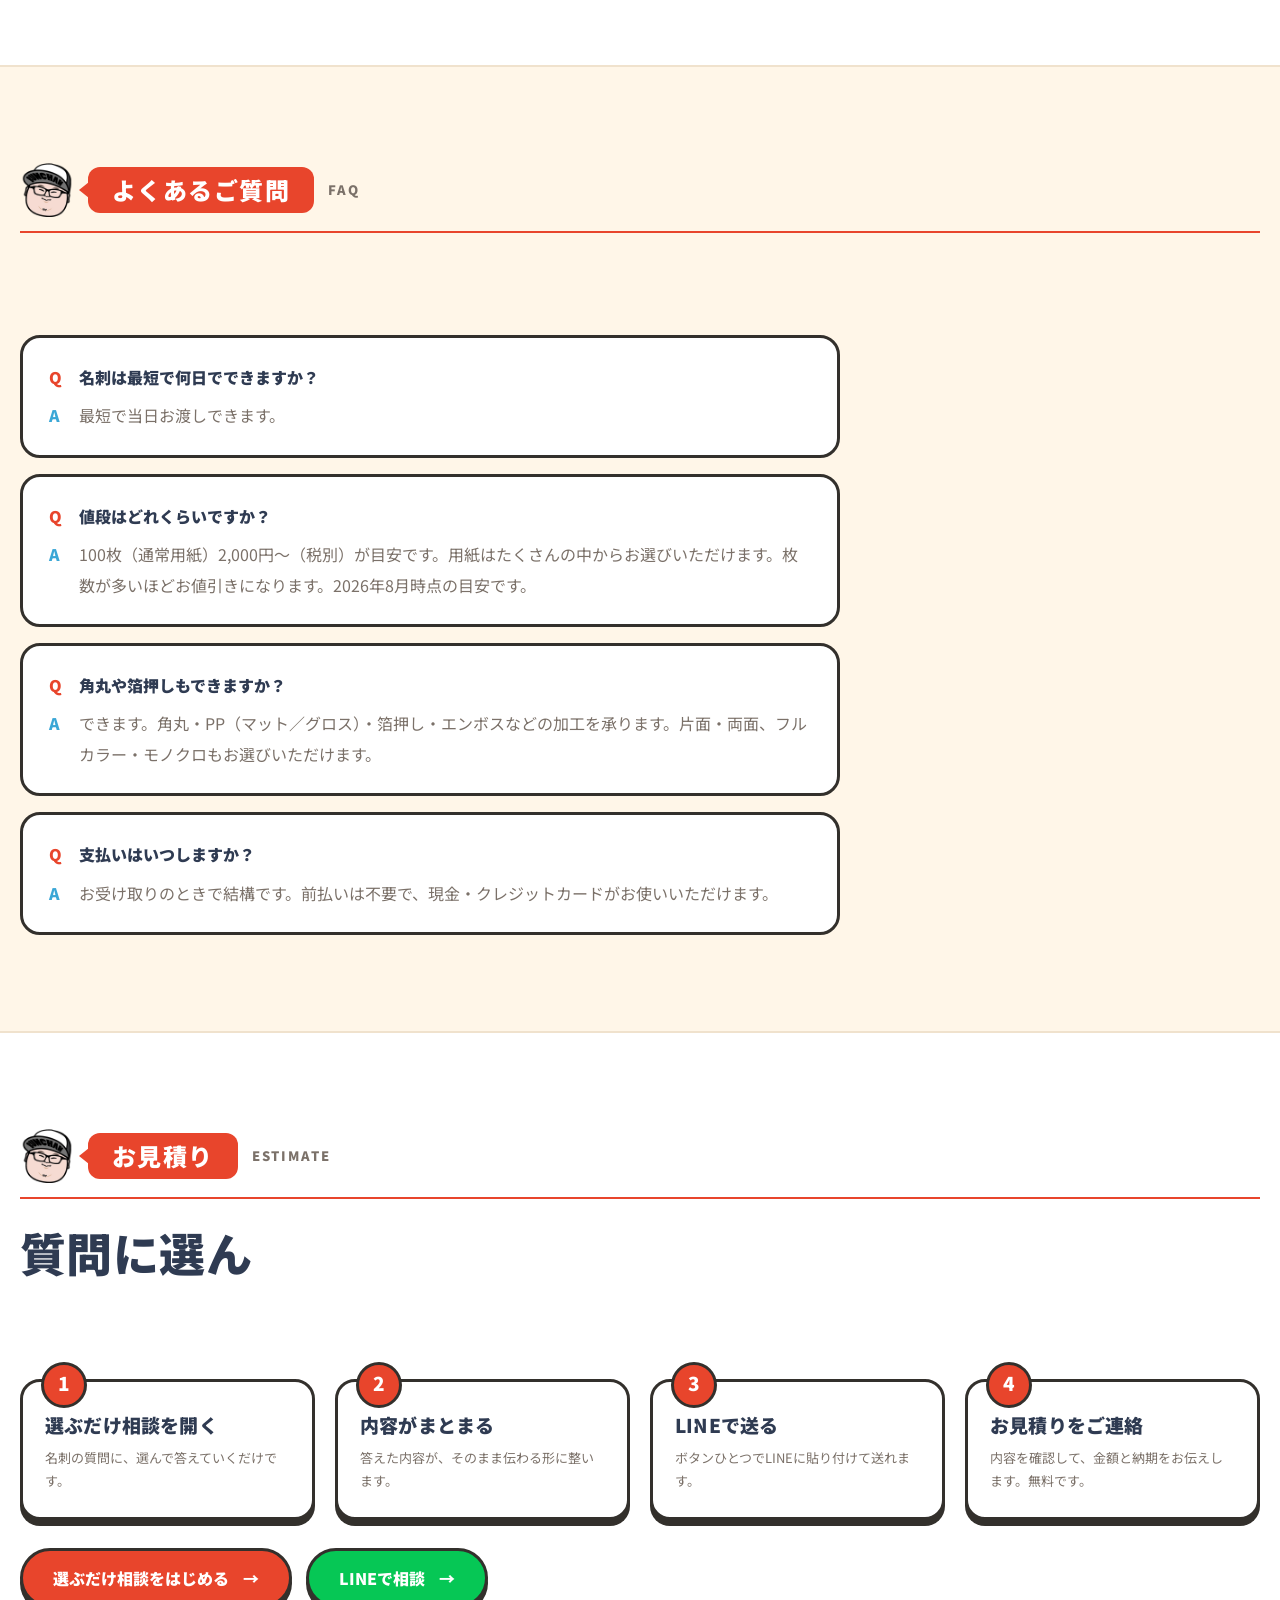
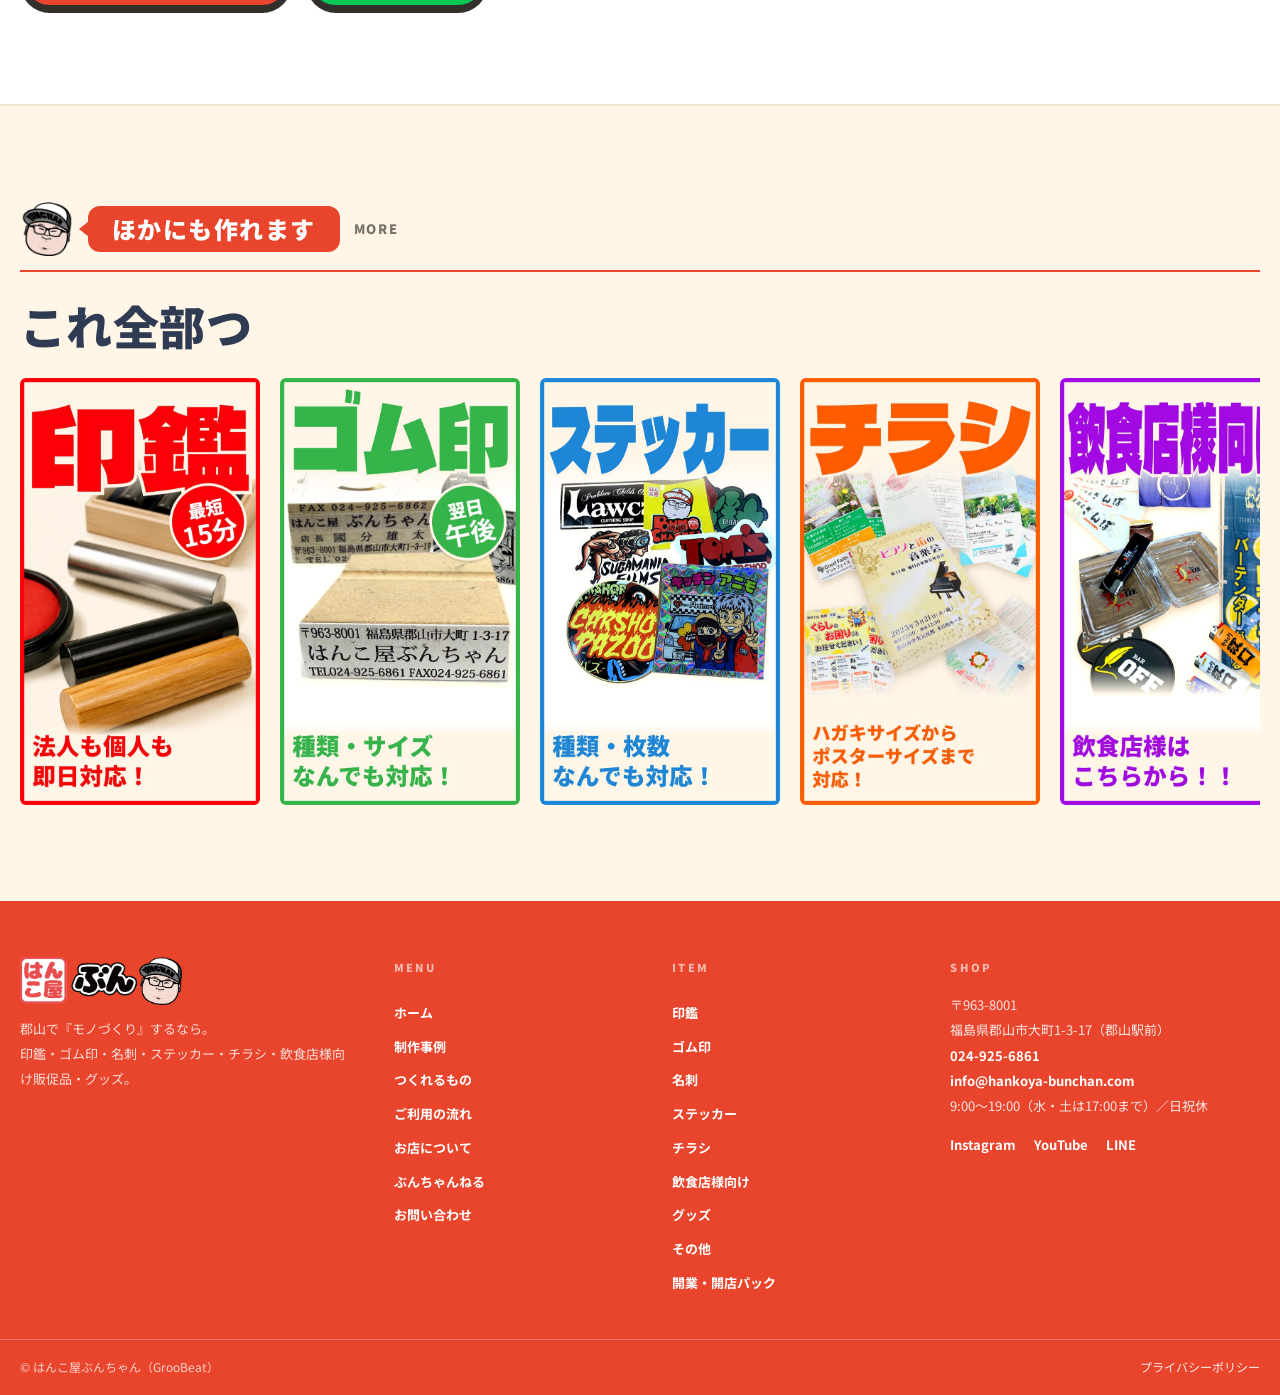
<file: meishi.html>
<!doctype html>
<html lang="ja">
<head>
  <meta charset="utf-8">
  <meta name="viewport" content="width=device-width, initial-scale=1">
  <!-- ★公開時に必ず削除すること（CHECKLIST_KOKAI対象） -->
  <meta name="robots" content="noindex,nofollow">
  <title>名刺の印刷・デザイン｜郡山のはんこ屋ぶんちゃん</title>
  <meta name="description" content="名刺のデザインから印刷まで郡山駅前で対応。最短で当日お渡しできます。用紙や加工のオプションもお選びいただけます。">
  <link rel="canonical" href="https://hankoya-bunchan.com/meishi.html">
  <link rel="icon" href="img/favicon-32.png" sizes="32x32" type="image/png">
  <link rel="icon" href="img/favicon-192.png" sizes="192x192" type="image/png">
  <link rel="apple-touch-icon" href="img/apple-touch-icon.png">
  <meta property="og:type" content="article">
  <meta property="og:title" content="名刺の印刷・デザイン｜郡山のはんこ屋ぶんちゃん">
  <meta property="og:description" content="名刺のデザインから印刷まで郡山駅前で対応。最短で当日お渡しできます。用紙や加工のオプションもお選びいただけます。">
  <meta property="og:url" content="https://bunchan-groobeat.github.io/hankoya-bunchan-hp/meishi.html">
  <meta property="og:locale" content="ja_JP">
  <meta property="og:image" content="https://bunchan-groobeat.github.io/hankoya-bunchan-hp/img/ogp.jpg">
  <meta property="og:image:width" content="1200">
  <meta property="og:image:height" content="630">
  <meta property="og:image:alt" content="はんこ屋ぶんちゃん これ全部つくれます！">
  <meta name="twitter:card" content="summary_large_image">
  <meta name="twitter:image" content="https://bunchan-groobeat.github.io/hankoya-bunchan-hp/img/ogp.jpg">
  <link rel="preconnect" href="https://fonts.googleapis.com">
  <link rel="preconnect" href="https://fonts.gstatic.com" crossorigin>
  <link href="https://fonts.googleapis.com/css2?family=Noto+Sans+JP:wght@400;500;700;900&display=swap" rel="stylesheet">
  <script type="application/ld+json">
  {
    "@context": "https://schema.org",
    "@type": "BreadcrumbList",
    "itemListElement": [
      { "@type": "ListItem", "position": 1, "name": "ホーム", "item": "https://hankoya-bunchan.com/" },
      { "@type": "ListItem", "position": 2, "name": "名刺", "item": "https://hankoya-bunchan.com/meishi.html" }
    ]
  }
  </script>
  <script type="application/ld+json">
{
  "@context": "https://schema.org",
  "@type": "Service",
  "name": "名刺の印刷・デザイン",
  "serviceType": "名刺の印刷・デザイン",
  "provider": {
    "@type": "Store",
    "name": "はんこ屋ぶんちゃん",
    "telephone": "+81-24-925-6861",
    "address": {
      "@type": "PostalAddress",
      "postalCode": "963-8001",
      "addressRegion": "福島県",
      "addressLocality": "郡山市",
      "streetAddress": "大町1-3-17",
      "addressCountry": "JP"
    },
    "hasMap": "https://share.google/TN5vIBhqydpP0uvWV",
    "image": "https://hankoya-bunchan.com/img/ogp.jpg"
  },
  "areaServed": {
    "@type": "City",
    "name": "郡山市"
  },
  "url": "https://hankoya-bunchan.com/meishi.html",
  "offers": {
    "@type": "AggregateOffer",
    "priceCurrency": "JPY",
    "lowPrice": "2000",
    "valueAddedTaxIncluded": false,
    "description": "100枚・通常用紙（税別・2026年8月時点の目安）",
    "url": "https://hankoya-bunchan.com/meishi.html"
  }
}
  </script>
  <script type="application/ld+json">
{
  "@context": "https://schema.org",
  "@type": "FAQPage",
  "mainEntity": [
    {
      "@type": "Question",
      "name": "名刺は最短で何日でできますか？",
      "acceptedAnswer": {
        "@type": "Answer",
        "text": "最短で当日お渡しできます。"
      }
    },
    {
      "@type": "Question",
      "name": "値段はどれくらいですか？",
      "acceptedAnswer": {
        "@type": "Answer",
        "text": "100枚（通常用紙）2,000円〜（税別）が目安です。用紙はたくさんの中からお選びいただけます。枚数が多いほどお値引きになります。2026年8月時点の目安です。"
      }
    },
    {
      "@type": "Question",
      "name": "角丸や箔押しもできますか？",
      "acceptedAnswer": {
        "@type": "Answer",
        "text": "できます。角丸・PP（マット／グロス）・箔押し・エンボスなどの加工を承ります。片面・両面、フルカラー・モノクロもお選びいただけます。"
      }
    },
    {
      "@type": "Question",
      "name": "支払いはいつしますか？",
      "acceptedAnswer": {
        "@type": "Answer",
        "text": "お受け取りのときで結構です。前払いは不要で、現金・クレジットカードがお使いいただけます。"
      }
    }
  ]
}
  </script>
  <link rel="stylesheet" href="style.css?v=20260904r">
</head>
<body>
  <main>
    <div class="header-bar">
    <div class="container">
      <header class="header">
        <p class="logo"><a href="index.html"><img src="img/app-logo.png" alt="はんこ屋ぶんちゃん" width="900" height="266"></a></p>

        <button class="nav-toggle" type="button" id="navToggle" aria-expanded="false" aria-controls="globalNav" aria-label="メニューを開く">
          <span></span><span></span><span></span>
        </button>

        <nav class="gnav" id="globalNav" aria-label="サイト内メニュー">
          <div class="gnav-main">
            <a href="index.html"><span class="gm-en">Home</span><span class="gm-ja">ホーム</span></a>
            <a href="index.html#works"><span class="gm-en">Works</span><span class="gm-ja">制作事例</span></a>
            <a href="index.html#tsukureru"><span class="gm-en">Items</span><span class="gm-ja">つくれるもの</span></a>
            <a href="index.html#flow"><span class="gm-en">Flow</span><span class="gm-ja">ご利用の流れ</span></a>
            <a href="index.html#about"><span class="gm-en">About</span><span class="gm-ja">お店について</span></a>
            <a href="index.html#youtube"><span class="gm-en">Movie</span><span class="gm-ja">ぶんちゃんねる</span></a>
            <a href="app.html"><span class="gm-en">App</span><span class="gm-ja">アプリ</span></a>
            <a href="kaigyo.html"><span class="gm-en">Opening</span><span class="gm-ja">開業パック</span></a>
            <a href="index.html#contact-title"><span class="gm-en">Contact</span><span class="gm-ja">お問い合わせ</span></a>
          </div>
          <div class="gnav-sub">
            <p class="gnav-label">ITEM</p>
            <div class="gnav-items">
              <a href="inkan.html">印鑑</a>
              <a href="gomuin.html">ゴム印</a>
              <a href="meishi.html">名刺</a>
              <a href="sticker.html">ステッカー</a>
              <a href="flyer.html">チラシ</a>
              <a href="poster.html">飲食店様向け</a>
              <a href="goods.html">グッズ</a>
              <a href="other.html">その他</a>
              <a href="kaigyo.html">開業・開店パック</a>
            </div>
          </div>
          <div class="gnav-foot">
            <a class="gnav-line" href="https://lin.ee/Q52XPutI" target="_blank" rel="noopener">LINEで相談</a>
            <a class="gnav-tel" href="tel:0249256861">024-925-6861</a>
          </div>
        </nav>

        <div class="header-note">郡山駅前で創業11年</div>
      </header>
    </div>
    </div>

    <!-- 品目の看板 -->
    <section class="pg-hero" style="--neon: #d8a800">
      <div class="container pg-hero-inner">
        <!-- ★横バンドは tools\band8.ps1 で card-meishi.png から自動生成（band-meishi.jpg） -->
        <img class="pg-band" src="img/hero-meishi.jpg" alt="名刺" width="800" height="1422" fetchpriority="high">
        <div class="pg-lead">
          <p class="pg-crumb"><a href="index.html">ホーム</a> ／ 名刺</p>
          <h1 class="pg-title">名刺</h1>
          <p class="pg-text">最短で当日お渡しできます。デザインからの新規も、いまの名刺の増刷も、データ入稿もおまかせも。用紙や加工のオプションもお選びいただけます。</p>
          <div class="pg-actions">
            <a class="cta" href="https://bunchan-groobeat.github.io/bunchan-hearing/?s=meishi" target="_blank" rel="noopener">選ぶだけ相談（2〜3分）</a>
            <a class="cta cta-line" href="https://lin.ee/Q52XPutI" target="_blank" rel="noopener">LINEで相談</a>
          </div>
          <p class="opening-safe">お見積り無料／1点からOK／はじめての方も歓迎です</p>
        </div>
      </div>
    </section>

    <!-- こんなのが作れます -->
    <section class="section reveal" id="can" aria-labelledby="can-title">
      <div class="container">
        <p class="eyebrow"><span class="eb-en">ITEMS</span><span class="eb-ja">こんなのが作れます</span></p>
        <h2 class="section-title" id="can-title">名刺で、<br>できること。</h2>
        <ul class="item-list">
          <!-- ★2026-09-01 社長指示で4項目とも見出し・文言を差し替え（旧＝新規デザイン／増刷／データ入稿／ショップカード・スタンプカード）。
               並び順は元のまま（社長のメモは 新規→データ入稿→増刷 の順だったが、入れ替えの指示は無かったため触っていない）。 -->
          <li>
            <h3>はじめての方も安心してご来店・お問い合わせください！</h3>
            <p>打ち合わせでロゴデザインから名刺デザインまでして制作、お渡しいたします。</p>
          </li>
          <li>
            <h3>リピートは簡単！ご来店は受け取り時のみ！</h3>
            <p>公式LINEから注文いただければ受け取りのみでOK！ご来店での受付不要です！</p>
          </li>
          <li>
            <h3>今お使いの名刺も複製可能！</h3>
            <p>今お持ちの名刺の現物やデータがあれば複製も可能です。</p>
          </li>
          <li>
            <h3>ショップカードやスタンプカードも制作可能です！</h3>
            <p>名刺以外のカードも沢山作れます。</p>
          </li>
        </ul>
      </div>
    </section>

    <!-- 制作事例 -->
    <section class="section warm reveal" id="works" aria-labelledby="works-title">
      <div class="container">
        <p class="eyebrow"><span class="eb-en">WORKS</span><span class="eb-ja">制作事例</span></p>
        <h2 class="section-title" id="works-title">作ってきたものが、<br>信用のすべてです。</h2>
        <p class="section-lead">これまでにお作りした名刺の実例です。</p>
        <!-- ★写真は img/works-meishi-1.jpg 〜 -6.jpg を置くと入ります -->
        <div class="works-grid" data-works="meishi">
          <div class="works-cell" style="background-image:url('img/works-meishi-1.jpg')" role="img" aria-label="名刺の制作事例 1"></div>
          <div class="works-cell" style="background-image:url('img/works-meishi-2.jpg')" role="img" aria-label="名刺の制作事例 2"></div>
          <div class="works-cell" style="background-image:url('img/works-meishi-3.jpg')" role="img" aria-label="名刺の制作事例 3"></div>
          <div class="works-cell" style="background-image:url('img/works-meishi-4.jpg')" role="img" aria-label="名刺の制作事例 4"></div>
          <div class="works-cell" style="background-image:url('img/works-meishi-5.jpg')" role="img" aria-label="名刺の制作事例 5"></div>
          <div class="works-cell" style="background-image:url('img/works-meishi-6.jpg')" role="img" aria-label="名刺の制作事例 6"></div>
        </div>
      </div>
    </section>

    <!-- 仕様・納期 -->
    <section class="section reveal" aria-labelledby="spec-title">
      <div class="container">
        <p class="eyebrow"><span class="eb-en">SPEC</span><span class="eb-ja">仕様・納期</span></p>
        <h2 class="section-title" id="spec-title">名刺の詳しいこと。</h2>
        <dl class="spec">
            <div class="spec-row"><dt>納期</dt><dd>最短当日</dd></div>
            <div class="spec-row"><dt>サイズ</dt><dd>標準 91×55mm。変型もご相談ください</dd></div>
            <div class="spec-row"><dt>印刷</dt><dd>片面・両面／フルカラー・モノクロ</dd></div>
            <div class="spec-row"><dt>加工</dt><dd>角丸・PP（マット／グロス）・箔押し・エンボスなど</dd></div>
            <div class="spec-row"><dt>価格の目安</dt><dd>
              <ul class="price-list">
                <li><span>100枚（通常用紙）</span><b>2,000円〜</b></li>
              </ul>
              <small>※税別。用紙はたくさんの中からお選びいただけます。箔押し・角丸などのオプションも充実しています。枚数が多いほどお値引きになります。2026年8月時点の目安です。</small>
            </dd></div>
            <div class="spec-row"><dt>お支払い</dt><dd>お受け取りのときで結構です（前払い不要）。現金・クレジットカードがお使いいただけます</dd></div>
        </dl>
      </div>
    </section>

    <!-- お見積り -->
        <!-- よくあるご質問（構造化データと同じ内容を必ず画面にも出す。2026-08-26 監査対応） -->
    <section class="section warm reveal" aria-labelledby="faq-title">
      <div class="container">
        <p class="eyebrow"><span class="eb-en">FAQ</span><span class="eb-ja">よくあるご質問</span></p>
        <h2 class="section-title" id="faq-title">よくいただくご質問。</h2>
        <div class="faq-list">
          <div class="faq-item">
            <p class="faq-q">名刺は最短で何日でできますか？</p>
            <p class="faq-a">最短で当日お渡しできます。</p>
          </div>
          <div class="faq-item">
            <p class="faq-q">値段はどれくらいですか？</p>
            <p class="faq-a">100枚（通常用紙）2,000円〜（税別）が目安です。用紙はたくさんの中からお選びいただけます。枚数が多いほどお値引きになります。2026年8月時点の目安です。</p>
          </div>
          <div class="faq-item">
            <p class="faq-q">角丸や箔押しもできますか？</p>
            <p class="faq-a">できます。角丸・PP（マット／グロス）・箔押し・エンボスなどの加工を承ります。片面・両面、フルカラー・モノクロもお選びいただけます。</p>
          </div>
          <div class="faq-item">
            <p class="faq-q">支払いはいつしますか？</p>
            <p class="faq-a">お受け取りのときで結構です。前払いは不要で、現金・クレジットカードがお使いいただけます。</p>
          </div>
        </div>
      </div>
    </section>

<section class="section reveal" id="estimate" aria-labelledby="est-title">
      <div class="container">
        <p class="eyebrow"><span class="eb-en">ESTIMATE</span><span class="eb-ja">お見積り</span></p>
        <h2 class="section-title" id="est-title">質問に選んで答えるだけ。<br>2〜3分でまとまります。</h2>
        <ol class="flow">
          <li class="flow-step"><span class="flow-num">1</span><h3>選ぶだけ相談を開く</h3><p>名刺の質問に、選んで答えていくだけです。</p></li>
          <li class="flow-step"><span class="flow-num">2</span><h3>内容がまとまる</h3><p>答えた内容が、そのまま伝わる形に整います。</p></li>
          <li class="flow-step"><span class="flow-num">3</span><h3>LINEで送る</h3><p>ボタンひとつでLINEに貼り付けて送れます。</p></li>
          <li class="flow-step"><span class="flow-num">4</span><h3>お見積りをご連絡</h3><p>内容を確認して、金額と納期をお伝えします。無料です。</p></li>
        </ol>
        <div class="pg-actions" style="margin-top:28px">
          <a class="cta" href="https://bunchan-groobeat.github.io/bunchan-hearing/?s=meishi" target="_blank" rel="noopener">選ぶだけ相談をはじめる</a>
          <a class="cta cta-line" href="https://lin.ee/Q52XPutI" target="_blank" rel="noopener">LINEで相談</a>
        </div>
      </div>
    </section>

    <!-- ほかの品目へ -->
    <section class="section warm reveal" aria-labelledby="others-title">
      <div class="container">
        <p class="eyebrow"><span class="eb-en">MORE</span><span class="eb-ja">ほかにも作れます</span></p>
        <h2 class="section-title" id="others-title">これ全部つくれます！</h2>
        <div class="carousel">
          <div class="carousel-track" id="carouselTrack">
            <a class="ci" href="inkan.html" aria-label="印鑑のページを見る"><img class="ci-img" src="img/card-inkan.jpg" alt="印鑑" loading="lazy" width="675" height="1200"></a>
            <a class="ci" href="gomuin.html" aria-label="ゴム印のページを見る"><img class="ci-img" src="img/card-gomuin.jpg" alt="ゴム印" loading="lazy" width="675" height="1200"></a>
            <a class="ci" href="sticker.html" aria-label="ステッカーのページを見る"><img class="ci-img" src="img/card-sticker.jpg" alt="ステッカー" loading="lazy" width="675" height="1200"></a>
            <a class="ci" href="flyer.html" aria-label="チラシのページを見る"><img class="ci-img" src="img/card-flyer.jpg" alt="チラシ" loading="lazy" width="675" height="1200"></a>
            <a class="ci" href="poster.html" aria-label="飲食店様向けのページを見る"><img class="ci-img" src="img/card-poster.jpg" alt="飲食店様向け" loading="lazy" width="675" height="1200"></a>
            <a class="ci" href="goods.html" aria-label="グッズのページを見る"><img class="ci-img" src="img/card-goods.jpg" alt="グッズ" loading="lazy" width="675" height="1200"></a>
            <a class="ci" href="other.html" aria-label="その他のページを見る"><img class="ci-img" src="img/card-other.jpg" alt="その他" loading="lazy" width="675" height="1200"></a>
          </div>
        </div>
      </div>
    </section>
  </main>

  <!-- ★全ページ共通：常に出るお問い合わせバー（LINE・電話） -->
  <div class="contact-bar" id="contactBar">
    <a class="cb-line" href="https://lin.ee/Q52XPutI" target="_blank" rel="noopener">
      <span class="cb-icon" aria-hidden="true">
        <svg viewBox="0 0 24 24" width="22" height="22" fill="currentColor"><path d="M12 3C6.9 3 2.8 6.3 2.8 10.4c0 3.7 3.3 6.8 7.7 7.4.3.06.7.2.8.46.1.24.07.6.03.85l-.13.78c-.04.23-.18.9.79.49.97-.4 5.24-3.09 7.15-5.29 1.32-1.45 1.95-2.92 1.95-4.69C21.2 6.3 17.1 3 12 3z"/></svg>
      </span>
      <span class="cb-text"><b>LINEで相談</b><small>写真を送るだけでもOK</small></span>
    </a>
    <a class="cb-tel" href="tel:0249256861">
      <span class="cb-icon" aria-hidden="true">
        <svg viewBox="0 0 24 24" width="22" height="22" fill="none" stroke="currentColor" stroke-width="2.2" stroke-linecap="round" stroke-linejoin="round"><path d="M22 16.92v3a2 2 0 0 1-2.18 2 19.79 19.79 0 0 1-8.63-3.07 19.5 19.5 0 0 1-6-6A19.79 19.79 0 0 1 2.08 4.18 2 2 0 0 1 4.06 2h3a2 2 0 0 1 2 1.72c.13.96.36 1.9.7 2.81a2 2 0 0 1-.45 2.11L8.09 9.91a16 16 0 0 0 6 6l1.27-1.27a2 2 0 0 1 2.11-.45c.91.34 1.85.57 2.81.7A2 2 0 0 1 22 16.92z"/></svg>
      </span>
      <span class="cb-text"><b>024-925-6861</b><small>9:00〜19:00（水土17:00）日祝休</small></span>
    </a>
  </div>

  <footer>
    <div class="container footer-inner">
      <div class="f-brand">
        <p class="f-name"><img src="img/app-logo.png" alt="はんこ屋ぶんちゃん" width="900" height="266"></p>
        <p class="f-tagline">郡山で『モノづくり』するなら。<br>印鑑・ゴム印・名刺・ステッカー・チラシ・飲食店様向け販促品・グッズ。</p>
      </div>

      <nav class="f-nav" aria-label="フッターメニュー">
        <p class="f-label">MENU</p>
        <a href="index.html">ホーム</a>
        <a href="index.html#works">制作事例</a>
        <a href="index.html#tsukureru">つくれるもの</a>
        <a href="index.html#flow">ご利用の流れ</a>
        <a href="index.html#about">お店について</a>
        <a href="index.html#youtube">ぶんちゃんねる</a>
        <a href="index.html#contact-title">お問い合わせ</a>
      </nav>

      <nav class="f-nav" aria-label="品目メニュー">
        <p class="f-label">ITEM</p>
        <a href="inkan.html">印鑑</a>
        <a href="gomuin.html">ゴム印</a>
        <a href="meishi.html">名刺</a>
        <a href="sticker.html">ステッカー</a>
        <a href="flyer.html">チラシ</a>
        <a href="poster.html">飲食店様向け</a>
        <a href="goods.html">グッズ</a>
        <a href="other.html">その他</a>
        <a href="kaigyo.html">開業・開店パック</a>
      </nav>

      <div class="f-info">
        <p class="f-label">SHOP</p>
        <p class="f-address">
          〒963-8001<br>福島県郡山市大町1-3-17（郡山駅前）<br>
          <a href="tel:0249256861">024-925-6861</a><br>
          <a href="mailto:info@hankoya-bunchan.com">info@hankoya-bunchan.com</a><br>
          9:00〜19:00（水・土は17:00まで）／日祝休
        </p>
        <p class="f-sns">
          <a href="https://www.instagram.com/hankoya_bunchan" target="_blank" rel="noopener">Instagram</a>
          <a href="https://www.youtube.com/@bunchannel2025" target="_blank" rel="noopener">YouTube</a>
          <a href="https://lin.ee/Q52XPutI" target="_blank" rel="noopener">LINE</a>
        </p>
      </div>
    </div>

    <div class="container footer-bottom">
      <span>&copy; はんこ屋ぶんちゃん（GrooBeat）</span>
      <a href="privacy.html">プライバシーポリシー</a>
    </div>
  </footer>

  <script src="script.js?v=20260904r" defer></script>
</body>
</html>
</file>
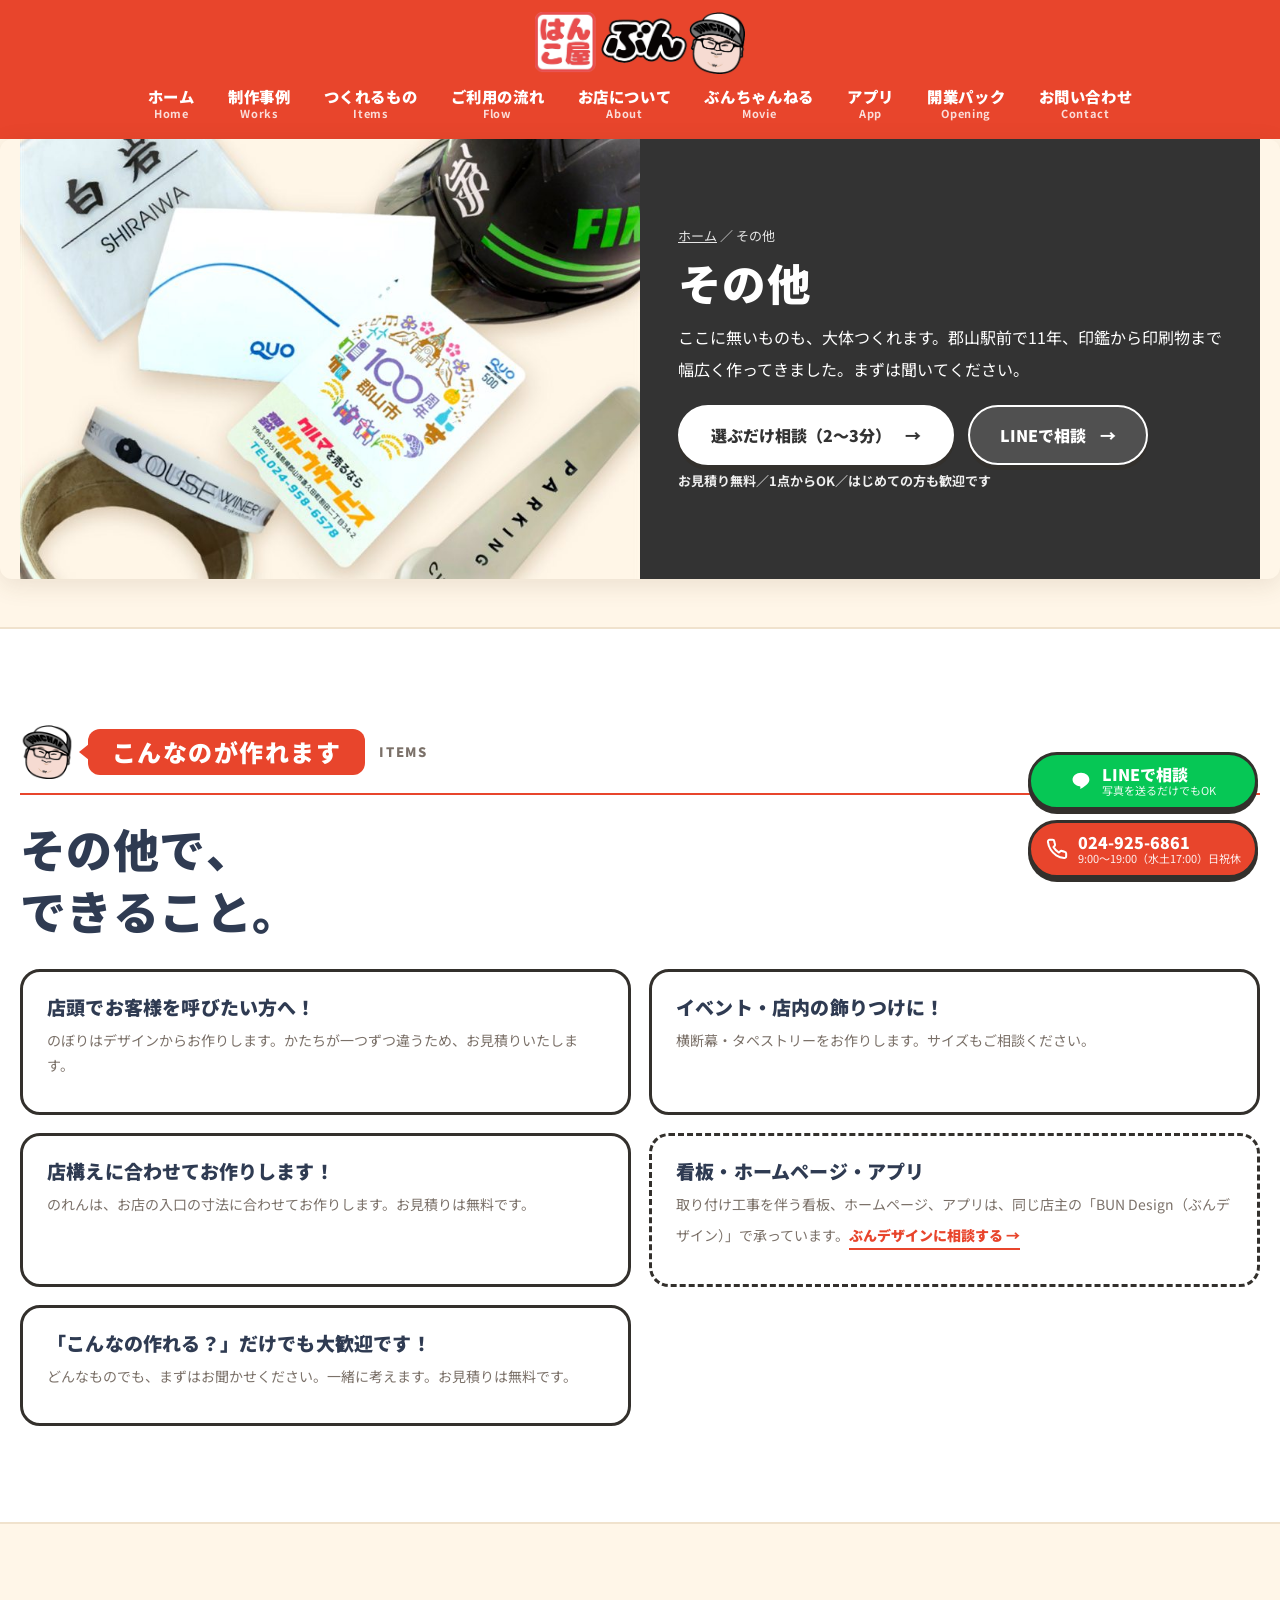
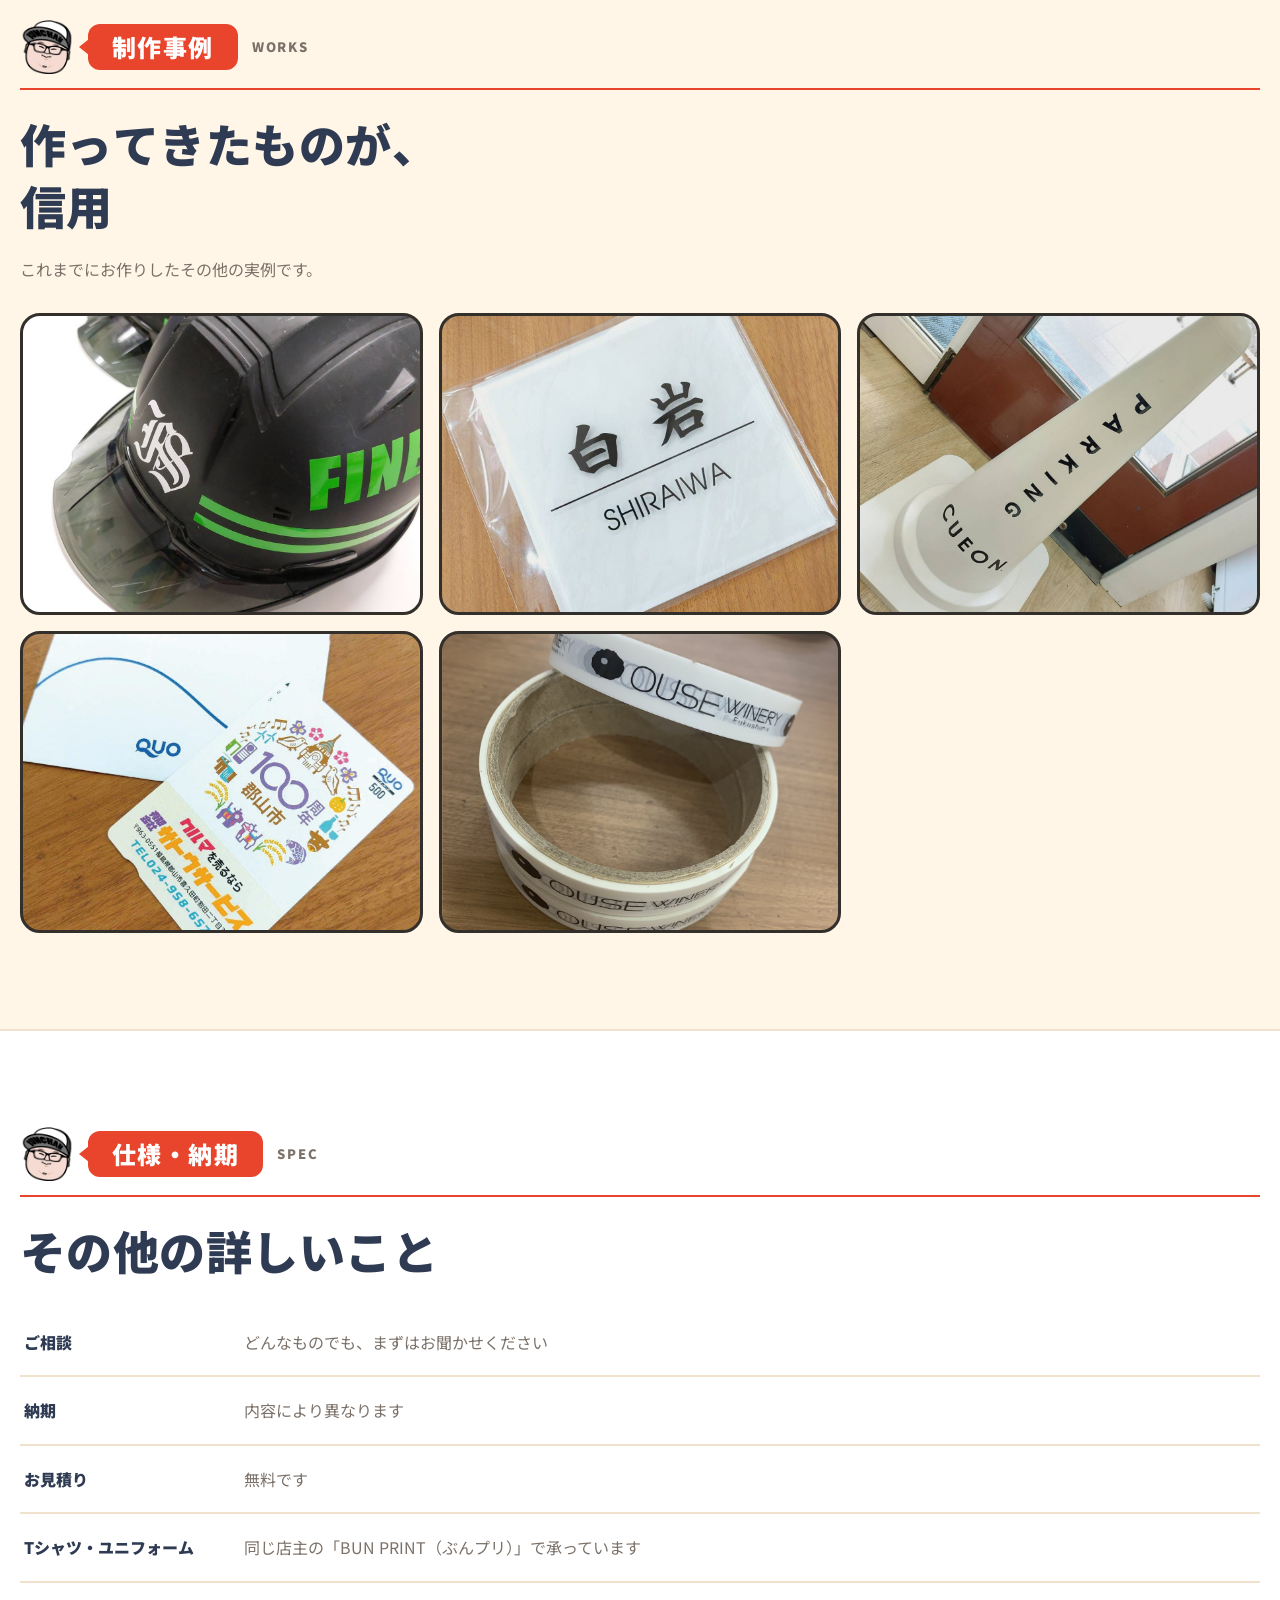
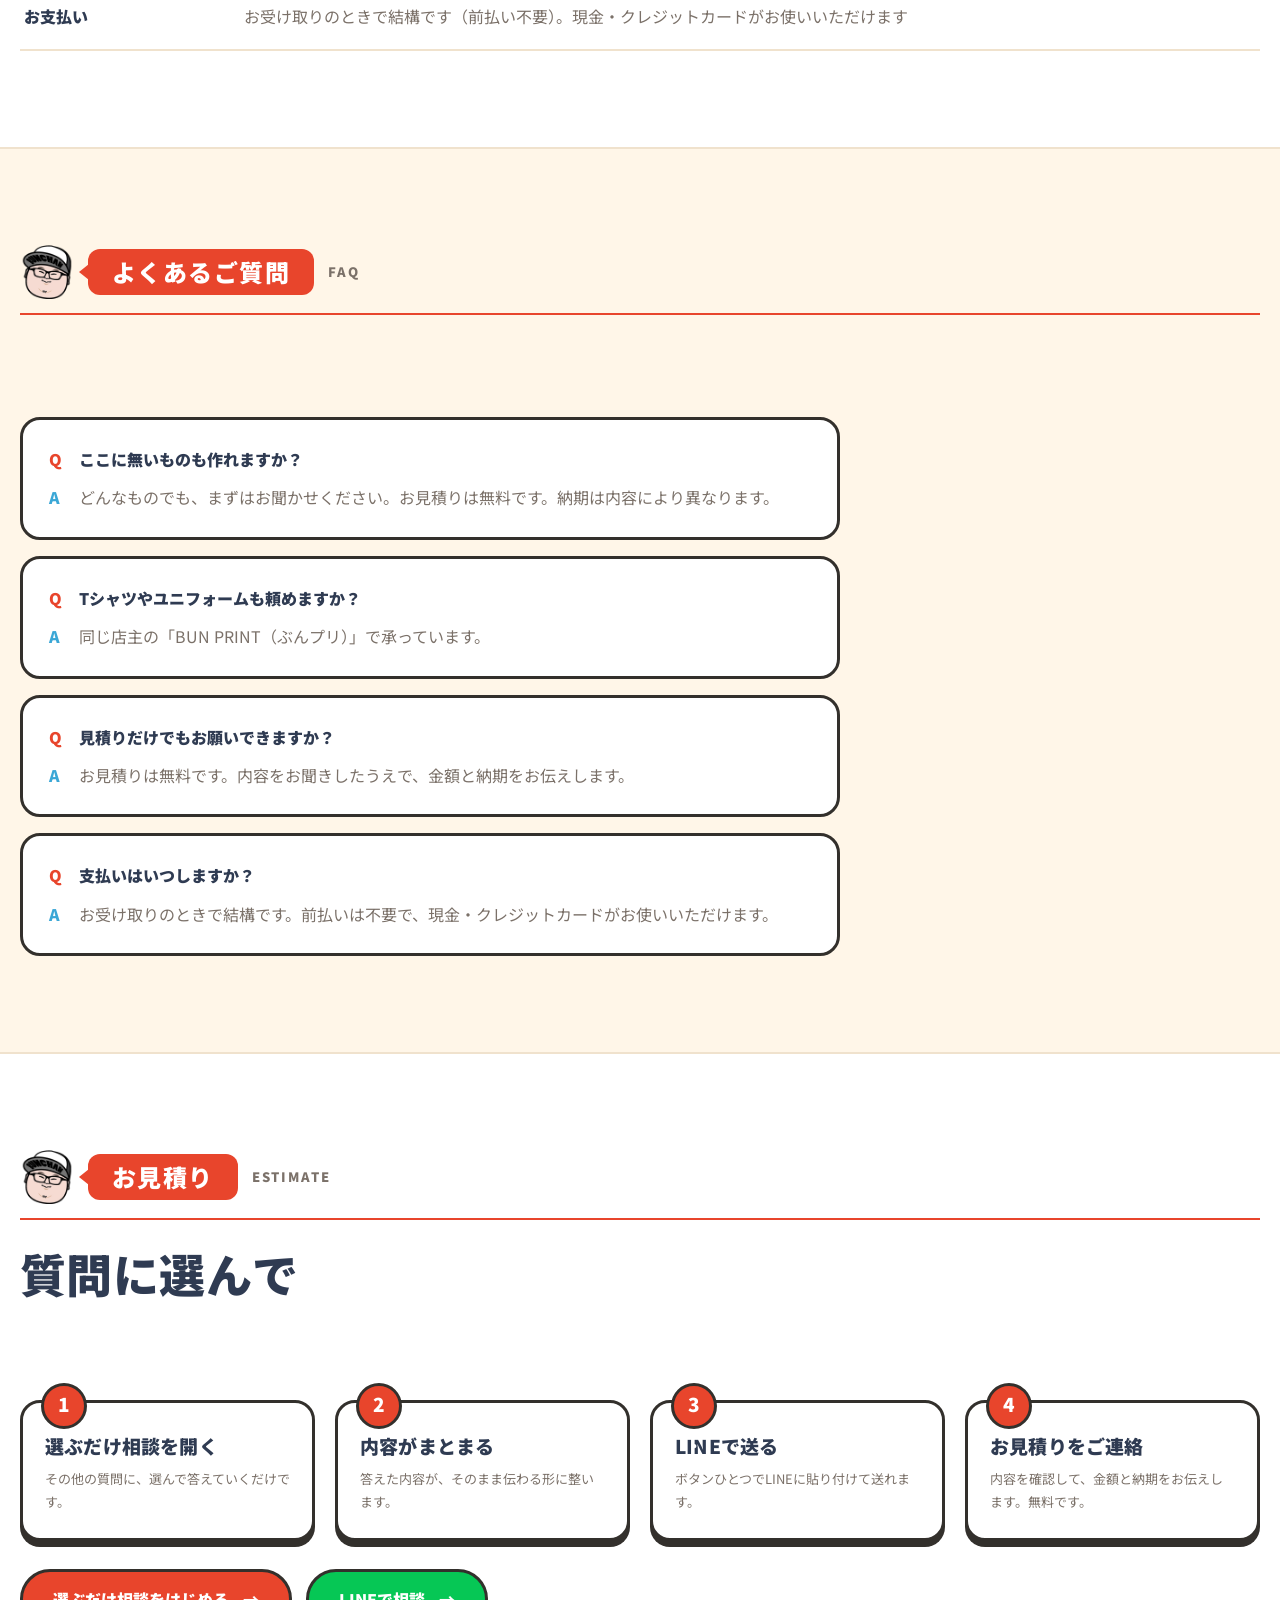
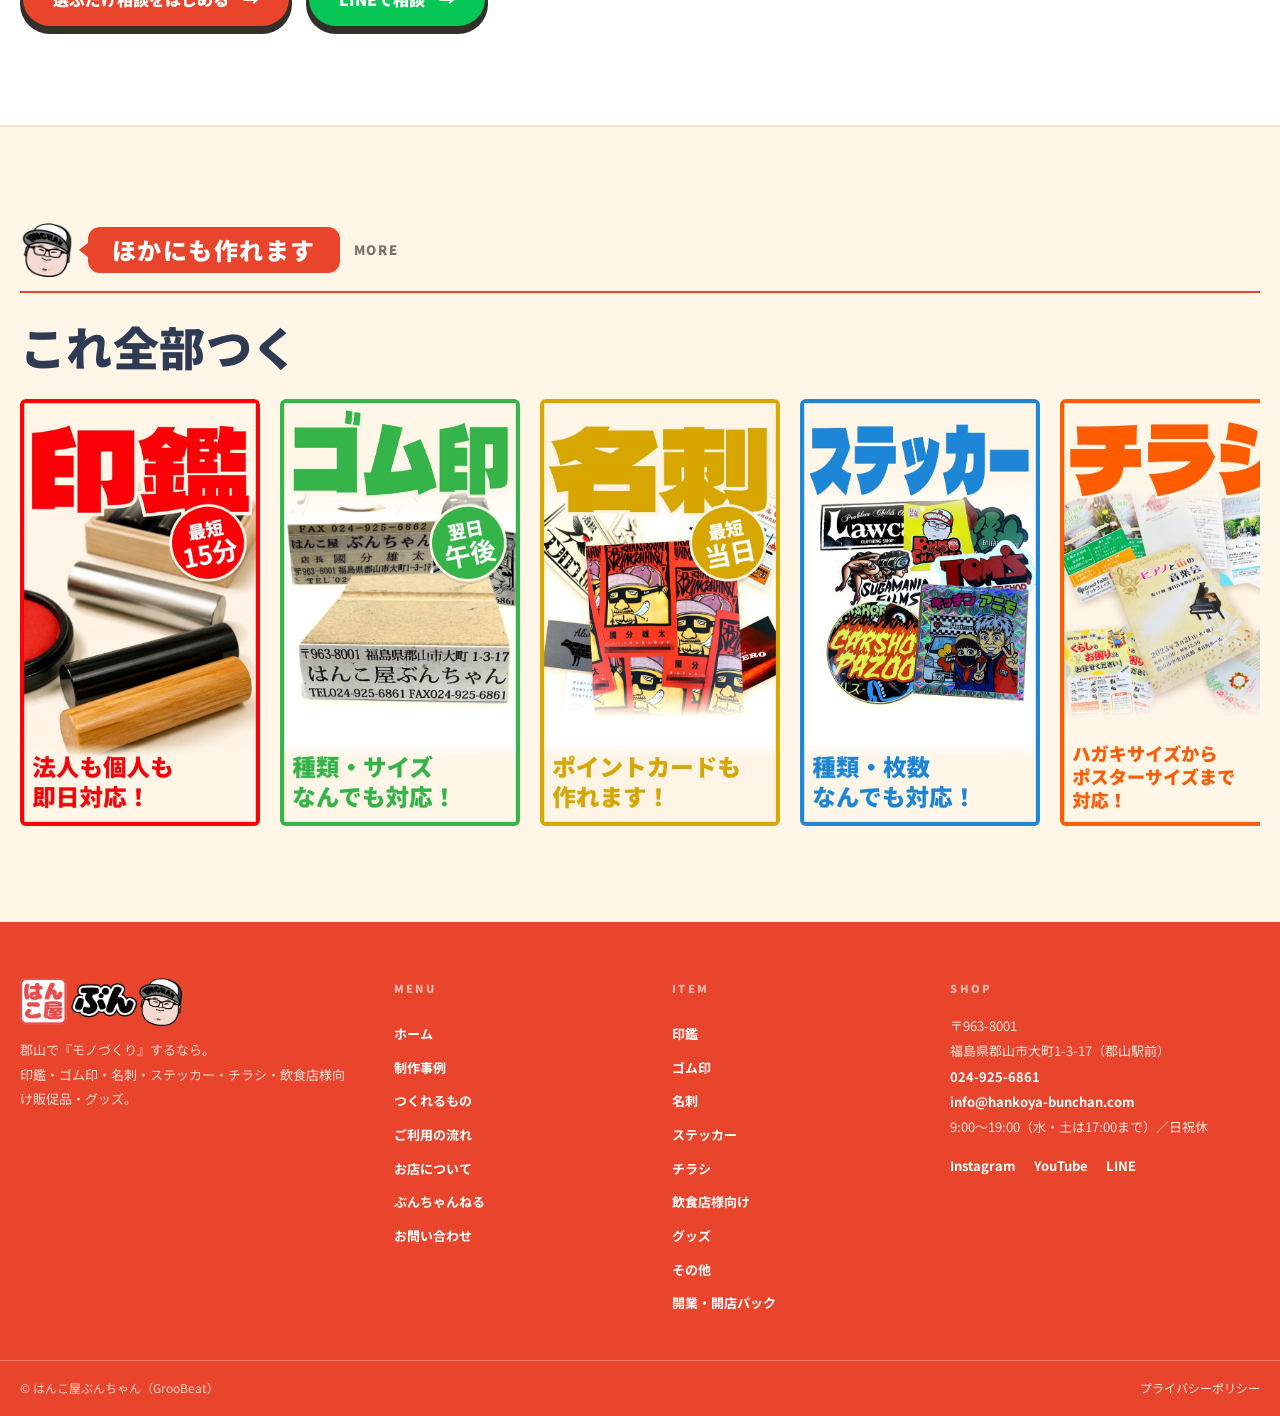
<file: other.html>
<!doctype html>
<html lang="ja">
<head>
  <meta charset="utf-8">
  <meta name="viewport" content="width=device-width, initial-scale=1">
  <!-- ★公開時に必ず削除すること（CHECKLIST_KOKAI対象） -->
  <meta name="robots" content="noindex,nofollow">
  <title>その他の制作物｜郡山のはんこ屋ぶんちゃん</title>
  <meta name="description" content="のぼり・横断幕・のれん・Tシャツなど、ここに載っていないものも郡山駅前のはんこ屋ぶんちゃんで作れます。">
  <link rel="canonical" href="https://hankoya-bunchan.com/other.html">
  <link rel="icon" href="img/favicon-32.png" sizes="32x32" type="image/png">
  <link rel="icon" href="img/favicon-192.png" sizes="192x192" type="image/png">
  <link rel="apple-touch-icon" href="img/apple-touch-icon.png">
  <meta property="og:type" content="article">
  <meta property="og:title" content="その他の制作物｜郡山のはんこ屋ぶんちゃん">
  <meta property="og:description" content="のぼり・横断幕・のれん・Tシャツなど、ここに載っていないものも郡山駅前のはんこ屋ぶんちゃんで作れます。">
  <meta property="og:url" content="https://bunchan-groobeat.github.io/hankoya-bunchan-hp/other.html">
  <meta property="og:locale" content="ja_JP">
  <meta property="og:image" content="https://bunchan-groobeat.github.io/hankoya-bunchan-hp/img/ogp.jpg">
  <meta property="og:image:width" content="1200">
  <meta property="og:image:height" content="630">
  <meta property="og:image:alt" content="はんこ屋ぶんちゃん これ全部つくれます！">
  <meta name="twitter:card" content="summary_large_image">
  <meta name="twitter:image" content="https://bunchan-groobeat.github.io/hankoya-bunchan-hp/img/ogp.jpg">
  <link rel="preconnect" href="https://fonts.googleapis.com">
  <link rel="preconnect" href="https://fonts.gstatic.com" crossorigin>
  <link href="https://fonts.googleapis.com/css2?family=Noto+Sans+JP:wght@400;500;700;900&display=swap" rel="stylesheet">
  <script type="application/ld+json">
  {
    "@context": "https://schema.org",
    "@type": "BreadcrumbList",
    "itemListElement": [
      { "@type": "ListItem", "position": 1, "name": "ホーム", "item": "https://hankoya-bunchan.com/" },
      { "@type": "ListItem", "position": 2, "name": "その他", "item": "https://hankoya-bunchan.com/other.html" }
    ]
  }
  </script>
  <script type="application/ld+json">
{
  "@context": "https://schema.org",
  "@type": "Service",
  "name": "のぼり・横断幕・その他制作",
  "serviceType": "のぼり・横断幕・その他制作",
  "provider": {
    "@type": "Store",
    "name": "はんこ屋ぶんちゃん",
    "telephone": "+81-24-925-6861",
    "address": {
      "@type": "PostalAddress",
      "postalCode": "963-8001",
      "addressRegion": "福島県",
      "addressLocality": "郡山市",
      "streetAddress": "大町1-3-17",
      "addressCountry": "JP"
    },
    "hasMap": "https://share.google/TN5vIBhqydpP0uvWV",
    "image": "https://hankoya-bunchan.com/img/ogp.jpg"
  },
  "areaServed": {
    "@type": "City",
    "name": "郡山市"
  },
  "url": "https://hankoya-bunchan.com/other.html"
}
  </script>
  <script type="application/ld+json">
{
  "@context": "https://schema.org",
  "@type": "FAQPage",
  "mainEntity": [
    {
      "@type": "Question",
      "name": "ここに無いものも作れますか？",
      "acceptedAnswer": {
        "@type": "Answer",
        "text": "どんなものでも、まずはお聞かせください。お見積りは無料です。納期は内容により異なります。"
      }
    },
    {
      "@type": "Question",
      "name": "Tシャツやユニフォームも頼めますか？",
      "acceptedAnswer": {
        "@type": "Answer",
        "text": "同じ店主の「BUN PRINT（ぶんプリ）」で承っています。"
      }
    },
    {
      "@type": "Question",
      "name": "見積りだけでもお願いできますか？",
      "acceptedAnswer": {
        "@type": "Answer",
        "text": "お見積りは無料です。内容をお聞きしたうえで、金額と納期をお伝えします。"
      }
    },
    {
      "@type": "Question",
      "name": "支払いはいつしますか？",
      "acceptedAnswer": {
        "@type": "Answer",
        "text": "お受け取りのときで結構です。前払いは不要で、現金・クレジットカードがお使いいただけます。"
      }
    }
  ]
}
  </script>
  <link rel="stylesheet" href="style.css?v=20260904r">
</head>
<body>
  <main>
    <div class="header-bar">
    <div class="container">
      <header class="header">
        <p class="logo"><a href="index.html"><img src="img/app-logo.png" alt="はんこ屋ぶんちゃん" width="900" height="266"></a></p>

        <button class="nav-toggle" type="button" id="navToggle" aria-expanded="false" aria-controls="globalNav" aria-label="メニューを開く">
          <span></span><span></span><span></span>
        </button>

        <nav class="gnav" id="globalNav" aria-label="サイト内メニュー">
          <div class="gnav-main">
            <a href="index.html"><span class="gm-en">Home</span><span class="gm-ja">ホーム</span></a>
            <a href="index.html#works"><span class="gm-en">Works</span><span class="gm-ja">制作事例</span></a>
            <a href="index.html#tsukureru"><span class="gm-en">Items</span><span class="gm-ja">つくれるもの</span></a>
            <a href="index.html#flow"><span class="gm-en">Flow</span><span class="gm-ja">ご利用の流れ</span></a>
            <a href="index.html#about"><span class="gm-en">About</span><span class="gm-ja">お店について</span></a>
            <a href="index.html#youtube"><span class="gm-en">Movie</span><span class="gm-ja">ぶんちゃんねる</span></a>
            <a href="app.html"><span class="gm-en">App</span><span class="gm-ja">アプリ</span></a>
            <a href="kaigyo.html"><span class="gm-en">Opening</span><span class="gm-ja">開業パック</span></a>
            <a href="index.html#contact-title"><span class="gm-en">Contact</span><span class="gm-ja">お問い合わせ</span></a>
          </div>
          <div class="gnav-sub">
            <p class="gnav-label">ITEM</p>
            <div class="gnav-items">
              <a href="inkan.html">印鑑</a>
              <a href="gomuin.html">ゴム印</a>
              <a href="meishi.html">名刺</a>
              <a href="sticker.html">ステッカー</a>
              <a href="flyer.html">チラシ</a>
              <a href="poster.html">飲食店様向け</a>
              <a href="goods.html">グッズ</a>
              <a href="other.html">その他</a>
              <a href="kaigyo.html">開業・開店パック</a>
            </div>
          </div>
          <div class="gnav-foot">
            <a class="gnav-line" href="https://lin.ee/Q52XPutI" target="_blank" rel="noopener">LINEで相談</a>
            <a class="gnav-tel" href="tel:0249256861">024-925-6861</a>
          </div>
        </nav>

        <div class="header-note">郡山駅前で創業11年</div>
      </header>
    </div>
    </div>

    <!-- 品目の看板 -->
    <section class="pg-hero" style="--neon: #333333">
      <div class="container pg-hero-inner">
        <!-- ★横バンドは tools\band8.ps1 で card-other.png から自動生成（band-other.jpg） -->
        <img class="pg-band" src="img/hero-other.jpg" alt="その他" width="800" height="1422" fetchpriority="high">
        <div class="pg-lead">
          <p class="pg-crumb"><a href="index.html">ホーム</a> ／ その他</p>
          <h1 class="pg-title">その他</h1>
          <p class="pg-text">ここに無いものも、大体つくれます。郡山駅前で11年、印鑑から印刷物まで幅広く作ってきました。まずは聞いてください。</p>
          <div class="pg-actions">
            <a class="cta" href="https://bunchan-groobeat.github.io/bunchan-hearing/?s=sonota" target="_blank" rel="noopener">選ぶだけ相談（2〜3分）</a>
            <a class="cta cta-line" href="https://lin.ee/Q52XPutI" target="_blank" rel="noopener">LINEで相談</a>
          </div>
          <p class="opening-safe">お見積り無料／1点からOK／はじめての方も歓迎です</p>
        </div>
      </div>
    </section>

    <!-- こんなのが作れます -->
    <section class="section reveal" id="can" aria-labelledby="can-title">
      <div class="container">
        <p class="eyebrow"><span class="eb-en">ITEMS</span><span class="eb-ja">こんなのが作れます</span></p>
        <h2 class="section-title" id="can-title">その他で、<br>できること。</h2>
        <ul class="item-list">
          <!-- ★2026-09-03 太郎の下書き。呼びかけ型へ書き換え（旧＝のぼり／横断幕・タペストリー／のれん／そのほか）。
               並び順は変えていない。BUN Designの項目（item-elsewhere）は触っていない。
               本文の事実（お見積り無料／かたちが一つずつ違うため見積り）は、このページと飲食店様向けページのSPEC・FAQに既に書いてあるものだけを使った。
               ★社長の言葉に差し替える前提の仮文。社長の確認が出るまで本番へは出さない。 -->
          <li>
            <h3>店頭でお客様を呼びたい方へ！</h3>
            <p>のぼりはデザインからお作りします。かたちが一つずつ違うため、お見積りいたします。</p>
          </li>
          <li>
            <h3>イベント・店内の飾りつけに！</h3>
            <p>横断幕・タペストリーをお作りします。サイズもご相談ください。</p>
          </li>
          <li>
            <h3>店構えに合わせてお作りします！</h3>
            <p>のれんは、お店の入口の寸法に合わせてお作りします。お見積りは無料です。</p>
          </li>
          <li class="item-elsewhere">
            <h3>看板・ホームページ・アプリ</h3>
            <p>取り付け工事を伴う看板、ホームページ、アプリは、同じ店主の「BUN Design（ぶんデザイン）」で承っています。<a href="https://lin.ee/Q52XPutI" target="_blank" rel="noopener">ぶんデザインに相談する</a></p>
          </li>
          <li>
            <h3>「こんなの作れる？」だけでも大歓迎です！</h3>
            <p>どんなものでも、まずはお聞かせください。一緒に考えます。お見積りは無料です。</p>
          </li>
        </ul>
      </div>
    </section>

    <!-- 制作事例 -->
    <section class="section warm reveal" id="works" aria-labelledby="works-title">
      <div class="container">
        <p class="eyebrow"><span class="eb-en">WORKS</span><span class="eb-ja">制作事例</span></p>
        <h2 class="section-title" id="works-title">作ってきたものが、<br>信用のすべてです。</h2>
        <p class="section-lead">これまでにお作りしたその他の実例です。</p>
        <!-- ★写真は img/works-other-1.jpg 〜 -6.jpg を置くと入ります -->
        <div class="works-grid" data-works="other">
          <div class="works-cell" style="background-image:url('img/works-other-1.jpg')" role="img" aria-label="その他の制作事例 1"></div>
          <div class="works-cell" style="background-image:url('img/works-other-2.jpg')" role="img" aria-label="その他の制作事例 2"></div>
          <div class="works-cell" style="background-image:url('img/works-other-3.jpg')" role="img" aria-label="その他の制作事例 3"></div>
          <div class="works-cell" style="background-image:url('img/works-other-4.jpg')" role="img" aria-label="その他の制作事例 4"></div>
          <div class="works-cell" style="background-image:url('img/works-other-5.jpg')" role="img" aria-label="その他の制作事例 5"></div>
        </div>
      </div>
    </section>

    <!-- 仕様・納期 -->
    <section class="section reveal" aria-labelledby="spec-title">
      <div class="container">
        <p class="eyebrow"><span class="eb-en">SPEC</span><span class="eb-ja">仕様・納期</span></p>
        <h2 class="section-title" id="spec-title">その他の詳しいこと。</h2>
        <dl class="spec">
            <div class="spec-row"><dt>ご相談</dt><dd>どんなものでも、まずはお聞かせください</dd></div>
            <div class="spec-row"><dt>納期</dt><dd>内容により異なります</dd></div>
            <div class="spec-row"><dt>お見積り</dt><dd>無料です</dd></div>
            <div class="spec-row"><dt>Tシャツ・ユニフォーム</dt><dd>同じ店主の「BUN PRINT（ぶんプリ）」で承っています</dd></div>
            <div class="spec-row"><dt>お支払い</dt><dd>お受け取りのときで結構です（前払い不要）。現金・クレジットカードがお使いいただけます</dd></div>
        </dl>
      </div>
    </section>

    <!-- お見積り -->
        <!-- よくあるご質問（構造化データと同じ内容を必ず画面にも出す。2026-08-26 監査対応） -->
    <section class="section warm reveal" aria-labelledby="faq-title">
      <div class="container">
        <p class="eyebrow"><span class="eb-en">FAQ</span><span class="eb-ja">よくあるご質問</span></p>
        <h2 class="section-title" id="faq-title">よくいただくご質問。</h2>
        <div class="faq-list">
          <div class="faq-item">
            <p class="faq-q">ここに無いものも作れますか？</p>
            <p class="faq-a">どんなものでも、まずはお聞かせください。お見積りは無料です。納期は内容により異なります。</p>
          </div>
          <div class="faq-item">
            <p class="faq-q">Tシャツやユニフォームも頼めますか？</p>
            <p class="faq-a">同じ店主の「BUN PRINT（ぶんプリ）」で承っています。</p>
          </div>
          <div class="faq-item">
            <p class="faq-q">見積りだけでもお願いできますか？</p>
            <p class="faq-a">お見積りは無料です。内容をお聞きしたうえで、金額と納期をお伝えします。</p>
          </div>
          <div class="faq-item">
            <p class="faq-q">支払いはいつしますか？</p>
            <p class="faq-a">お受け取りのときで結構です。前払いは不要で、現金・クレジットカードがお使いいただけます。</p>
          </div>
        </div>
      </div>
    </section>

<section class="section reveal" id="estimate" aria-labelledby="est-title">
      <div class="container">
        <p class="eyebrow"><span class="eb-en">ESTIMATE</span><span class="eb-ja">お見積り</span></p>
        <h2 class="section-title" id="est-title">質問に選んで答えるだけ。<br>2〜3分でまとまります。</h2>
        <ol class="flow">
          <li class="flow-step"><span class="flow-num">1</span><h3>選ぶだけ相談を開く</h3><p>その他の質問に、選んで答えていくだけです。</p></li>
          <li class="flow-step"><span class="flow-num">2</span><h3>内容がまとまる</h3><p>答えた内容が、そのまま伝わる形に整います。</p></li>
          <li class="flow-step"><span class="flow-num">3</span><h3>LINEで送る</h3><p>ボタンひとつでLINEに貼り付けて送れます。</p></li>
          <li class="flow-step"><span class="flow-num">4</span><h3>お見積りをご連絡</h3><p>内容を確認して、金額と納期をお伝えします。無料です。</p></li>
        </ol>
        <div class="pg-actions" style="margin-top:28px">
          <a class="cta" href="https://bunchan-groobeat.github.io/bunchan-hearing/?s=sonota" target="_blank" rel="noopener">選ぶだけ相談をはじめる</a>
          <a class="cta cta-line" href="https://lin.ee/Q52XPutI" target="_blank" rel="noopener">LINEで相談</a>
        </div>
      </div>
    </section>

    <!-- ほかの品目へ -->
    <section class="section warm reveal" aria-labelledby="others-title">
      <div class="container">
        <p class="eyebrow"><span class="eb-en">MORE</span><span class="eb-ja">ほかにも作れます</span></p>
        <h2 class="section-title" id="others-title">これ全部つくれます！</h2>
        <div class="carousel">
          <div class="carousel-track" id="carouselTrack">
            <a class="ci" href="inkan.html" aria-label="印鑑のページを見る"><img class="ci-img" src="img/card-inkan.jpg" alt="印鑑" loading="lazy" width="675" height="1200"></a>
            <a class="ci" href="gomuin.html" aria-label="ゴム印のページを見る"><img class="ci-img" src="img/card-gomuin.jpg" alt="ゴム印" loading="lazy" width="675" height="1200"></a>
            <a class="ci" href="meishi.html" aria-label="名刺のページを見る"><img class="ci-img" src="img/card-meishi.jpg" alt="名刺" loading="lazy" width="675" height="1200"></a>
            <a class="ci" href="sticker.html" aria-label="ステッカーのページを見る"><img class="ci-img" src="img/card-sticker.jpg" alt="ステッカー" loading="lazy" width="675" height="1200"></a>
            <a class="ci" href="flyer.html" aria-label="チラシのページを見る"><img class="ci-img" src="img/card-flyer.jpg" alt="チラシ" loading="lazy" width="675" height="1200"></a>
            <a class="ci" href="poster.html" aria-label="飲食店様向けのページを見る"><img class="ci-img" src="img/card-poster.jpg" alt="飲食店様向け" loading="lazy" width="675" height="1200"></a>
            <a class="ci" href="goods.html" aria-label="グッズのページを見る"><img class="ci-img" src="img/card-goods.jpg" alt="グッズ" loading="lazy" width="675" height="1200"></a>
          </div>
        </div>
      </div>
    </section>
  </main>

  <!-- ★全ページ共通：常に出るお問い合わせバー（LINE・電話） -->
  <div class="contact-bar" id="contactBar">
    <a class="cb-line" href="https://lin.ee/Q52XPutI" target="_blank" rel="noopener">
      <span class="cb-icon" aria-hidden="true">
        <svg viewBox="0 0 24 24" width="22" height="22" fill="currentColor"><path d="M12 3C6.9 3 2.8 6.3 2.8 10.4c0 3.7 3.3 6.8 7.7 7.4.3.06.7.2.8.46.1.24.07.6.03.85l-.13.78c-.04.23-.18.9.79.49.97-.4 5.24-3.09 7.15-5.29 1.32-1.45 1.95-2.92 1.95-4.69C21.2 6.3 17.1 3 12 3z"/></svg>
      </span>
      <span class="cb-text"><b>LINEで相談</b><small>写真を送るだけでもOK</small></span>
    </a>
    <a class="cb-tel" href="tel:0249256861">
      <span class="cb-icon" aria-hidden="true">
        <svg viewBox="0 0 24 24" width="22" height="22" fill="none" stroke="currentColor" stroke-width="2.2" stroke-linecap="round" stroke-linejoin="round"><path d="M22 16.92v3a2 2 0 0 1-2.18 2 19.79 19.79 0 0 1-8.63-3.07 19.5 19.5 0 0 1-6-6A19.79 19.79 0 0 1 2.08 4.18 2 2 0 0 1 4.06 2h3a2 2 0 0 1 2 1.72c.13.96.36 1.9.7 2.81a2 2 0 0 1-.45 2.11L8.09 9.91a16 16 0 0 0 6 6l1.27-1.27a2 2 0 0 1 2.11-.45c.91.34 1.85.57 2.81.7A2 2 0 0 1 22 16.92z"/></svg>
      </span>
      <span class="cb-text"><b>024-925-6861</b><small>9:00〜19:00（水土17:00）日祝休</small></span>
    </a>
  </div>

  <footer>
    <div class="container footer-inner">
      <div class="f-brand">
        <p class="f-name"><img src="img/app-logo.png" alt="はんこ屋ぶんちゃん" width="900" height="266"></p>
        <p class="f-tagline">郡山で『モノづくり』するなら。<br>印鑑・ゴム印・名刺・ステッカー・チラシ・飲食店様向け販促品・グッズ。</p>
      </div>

      <nav class="f-nav" aria-label="フッターメニュー">
        <p class="f-label">MENU</p>
        <a href="index.html">ホーム</a>
        <a href="index.html#works">制作事例</a>
        <a href="index.html#tsukureru">つくれるもの</a>
        <a href="index.html#flow">ご利用の流れ</a>
        <a href="index.html#about">お店について</a>
        <a href="index.html#youtube">ぶんちゃんねる</a>
        <a href="index.html#contact-title">お問い合わせ</a>
      </nav>

      <nav class="f-nav" aria-label="品目メニュー">
        <p class="f-label">ITEM</p>
        <a href="inkan.html">印鑑</a>
        <a href="gomuin.html">ゴム印</a>
        <a href="meishi.html">名刺</a>
        <a href="sticker.html">ステッカー</a>
        <a href="flyer.html">チラシ</a>
        <a href="poster.html">飲食店様向け</a>
        <a href="goods.html">グッズ</a>
        <a href="other.html">その他</a>
        <a href="kaigyo.html">開業・開店パック</a>
      </nav>

      <div class="f-info">
        <p class="f-label">SHOP</p>
        <p class="f-address">
          〒963-8001<br>福島県郡山市大町1-3-17（郡山駅前）<br>
          <a href="tel:0249256861">024-925-6861</a><br>
          <a href="mailto:info@hankoya-bunchan.com">info@hankoya-bunchan.com</a><br>
          9:00〜19:00（水・土は17:00まで）／日祝休
        </p>
        <p class="f-sns">
          <a href="https://www.instagram.com/hankoya_bunchan" target="_blank" rel="noopener">Instagram</a>
          <a href="https://www.youtube.com/@bunchannel2025" target="_blank" rel="noopener">YouTube</a>
          <a href="https://lin.ee/Q52XPutI" target="_blank" rel="noopener">LINE</a>
        </p>
      </div>
    </div>

    <div class="container footer-bottom">
      <span>&copy; はんこ屋ぶんちゃん（GrooBeat）</span>
      <a href="privacy.html">プライバシーポリシー</a>
    </div>
  </footer>

  <script src="script.js?v=20260904r" defer></script>
</body>
</html>
</file>
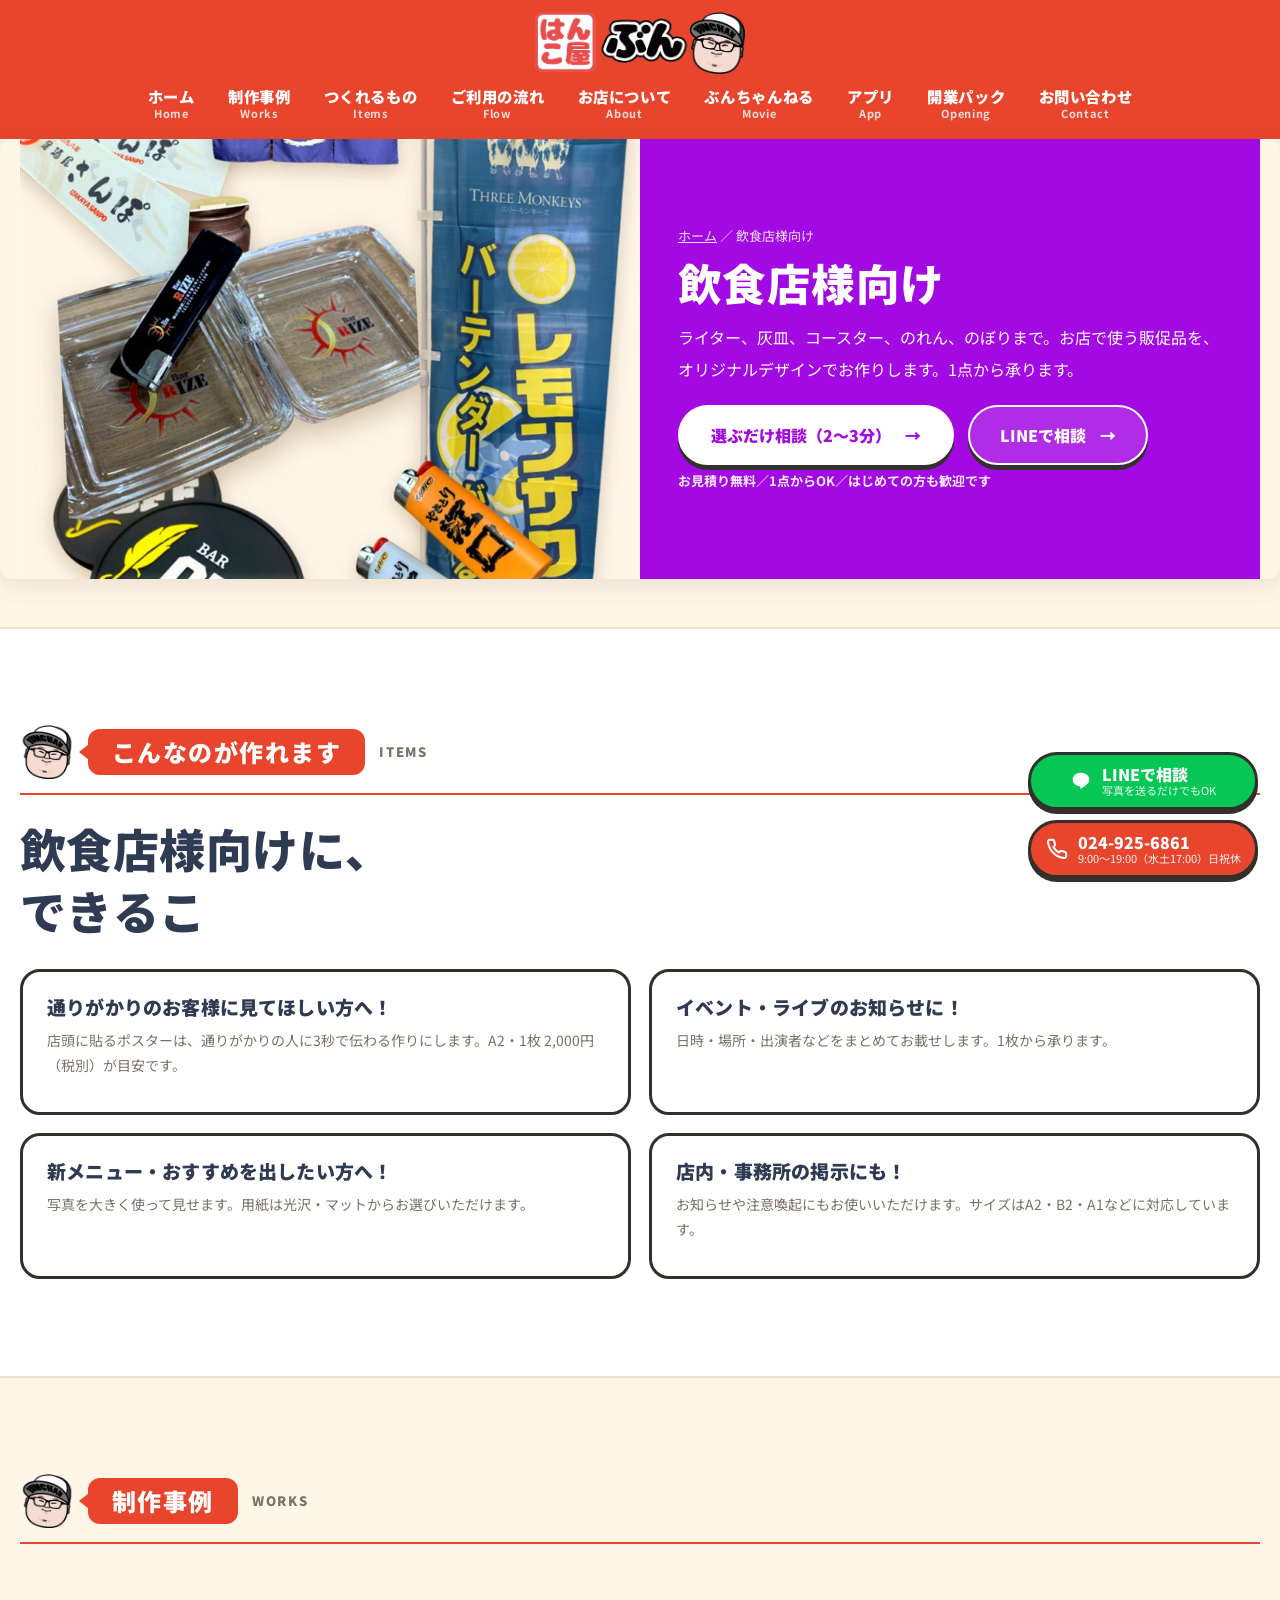
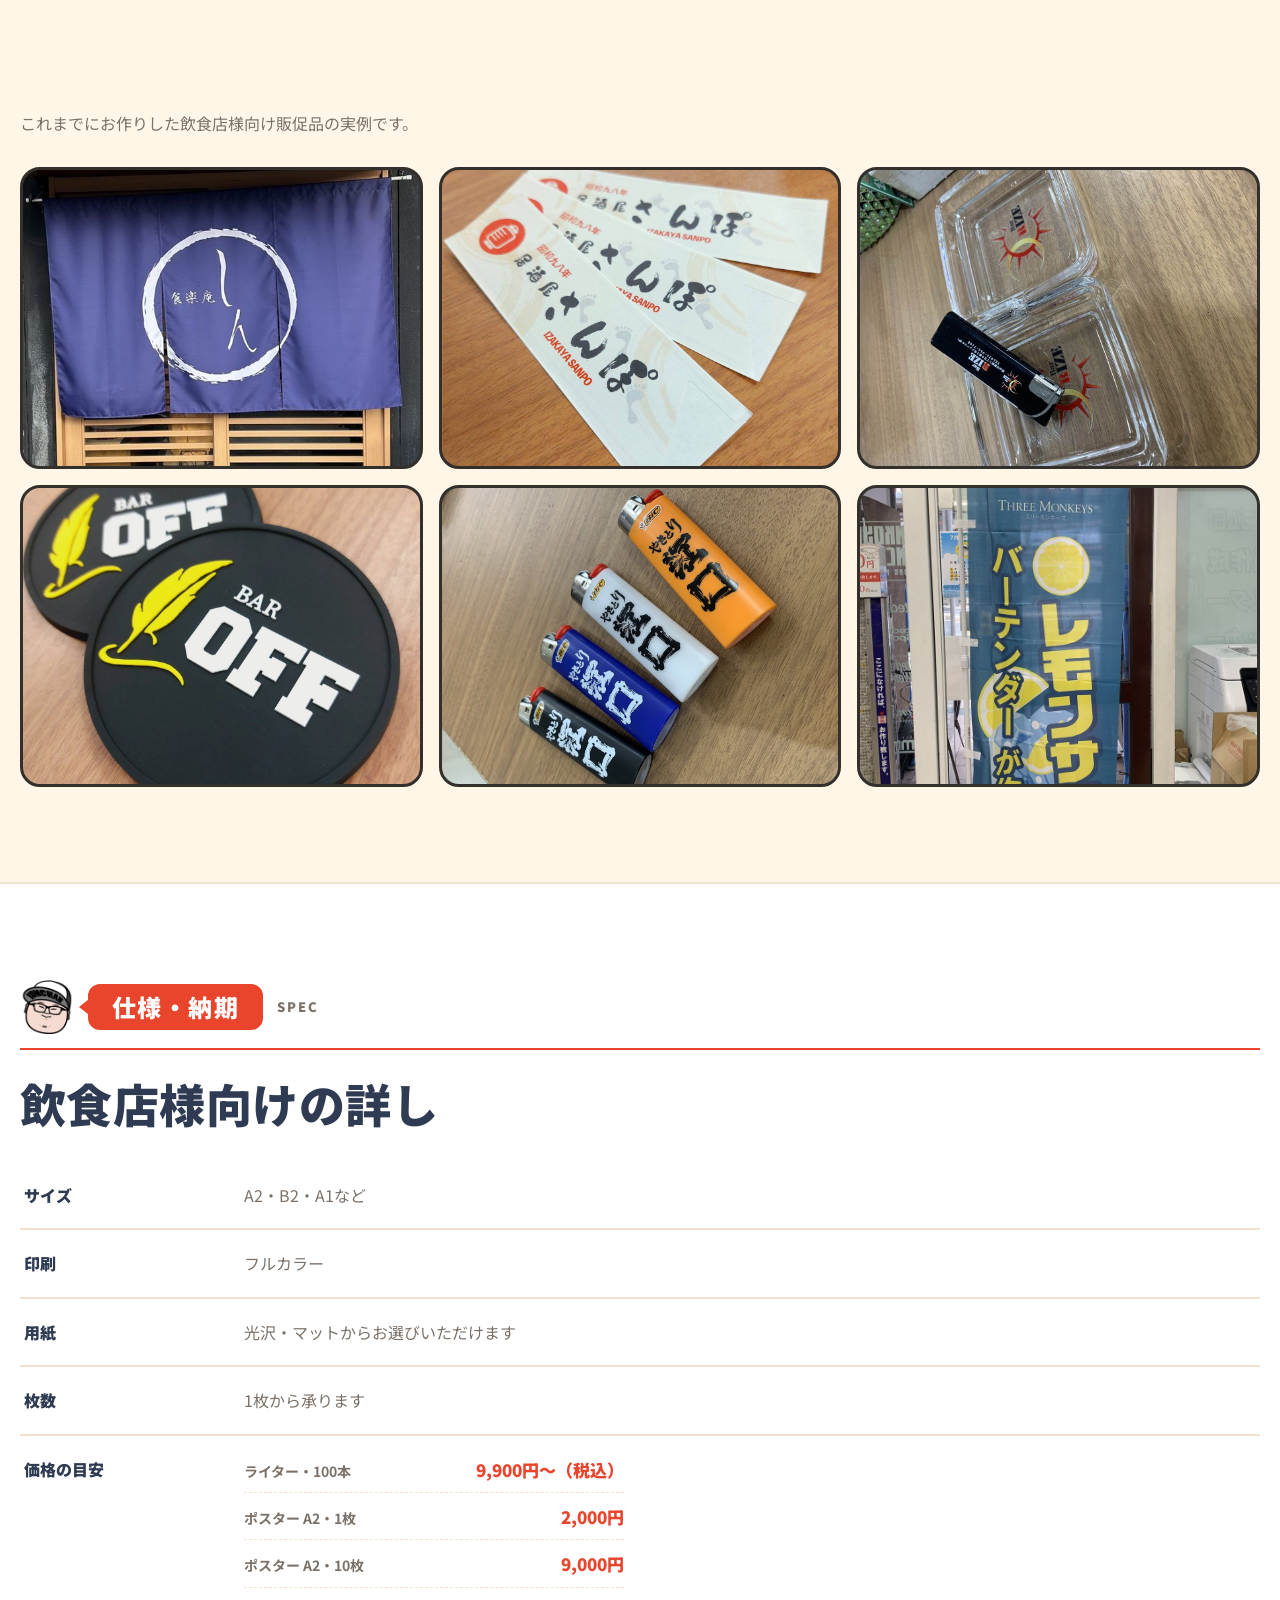
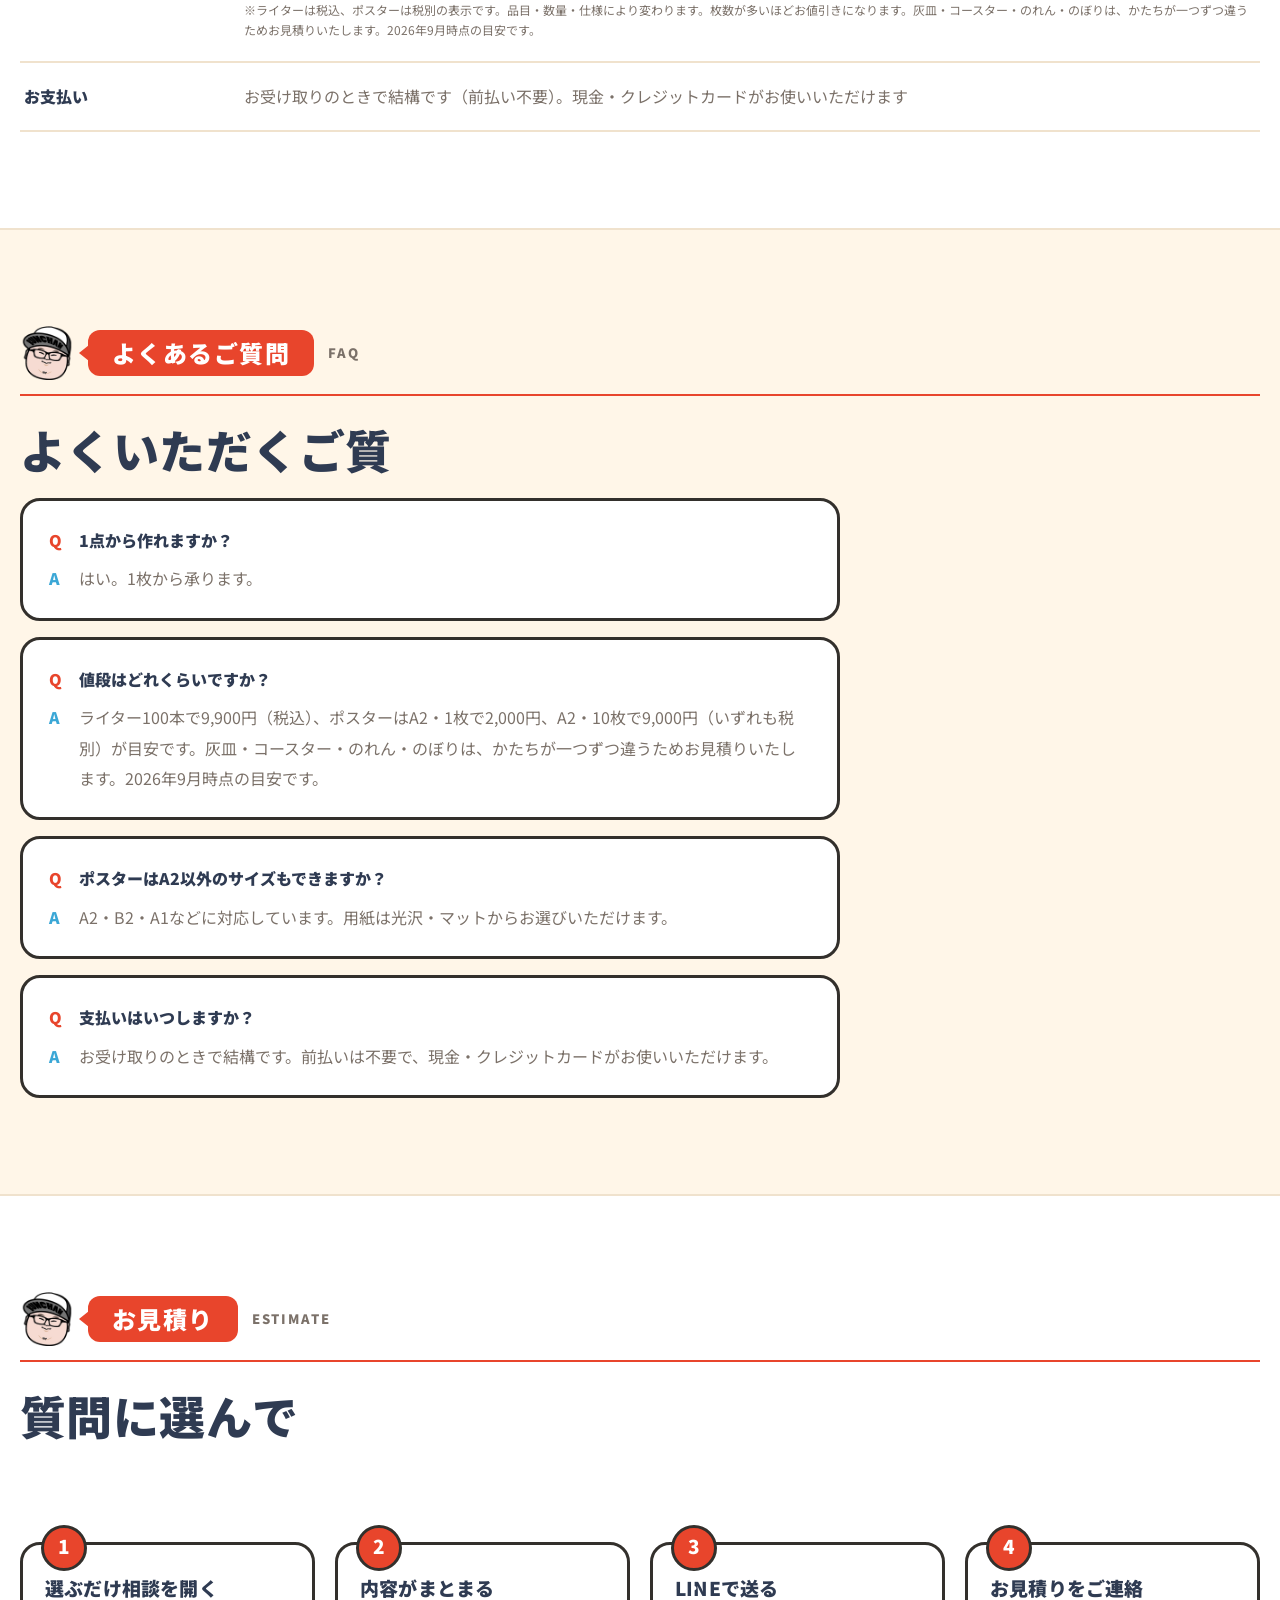
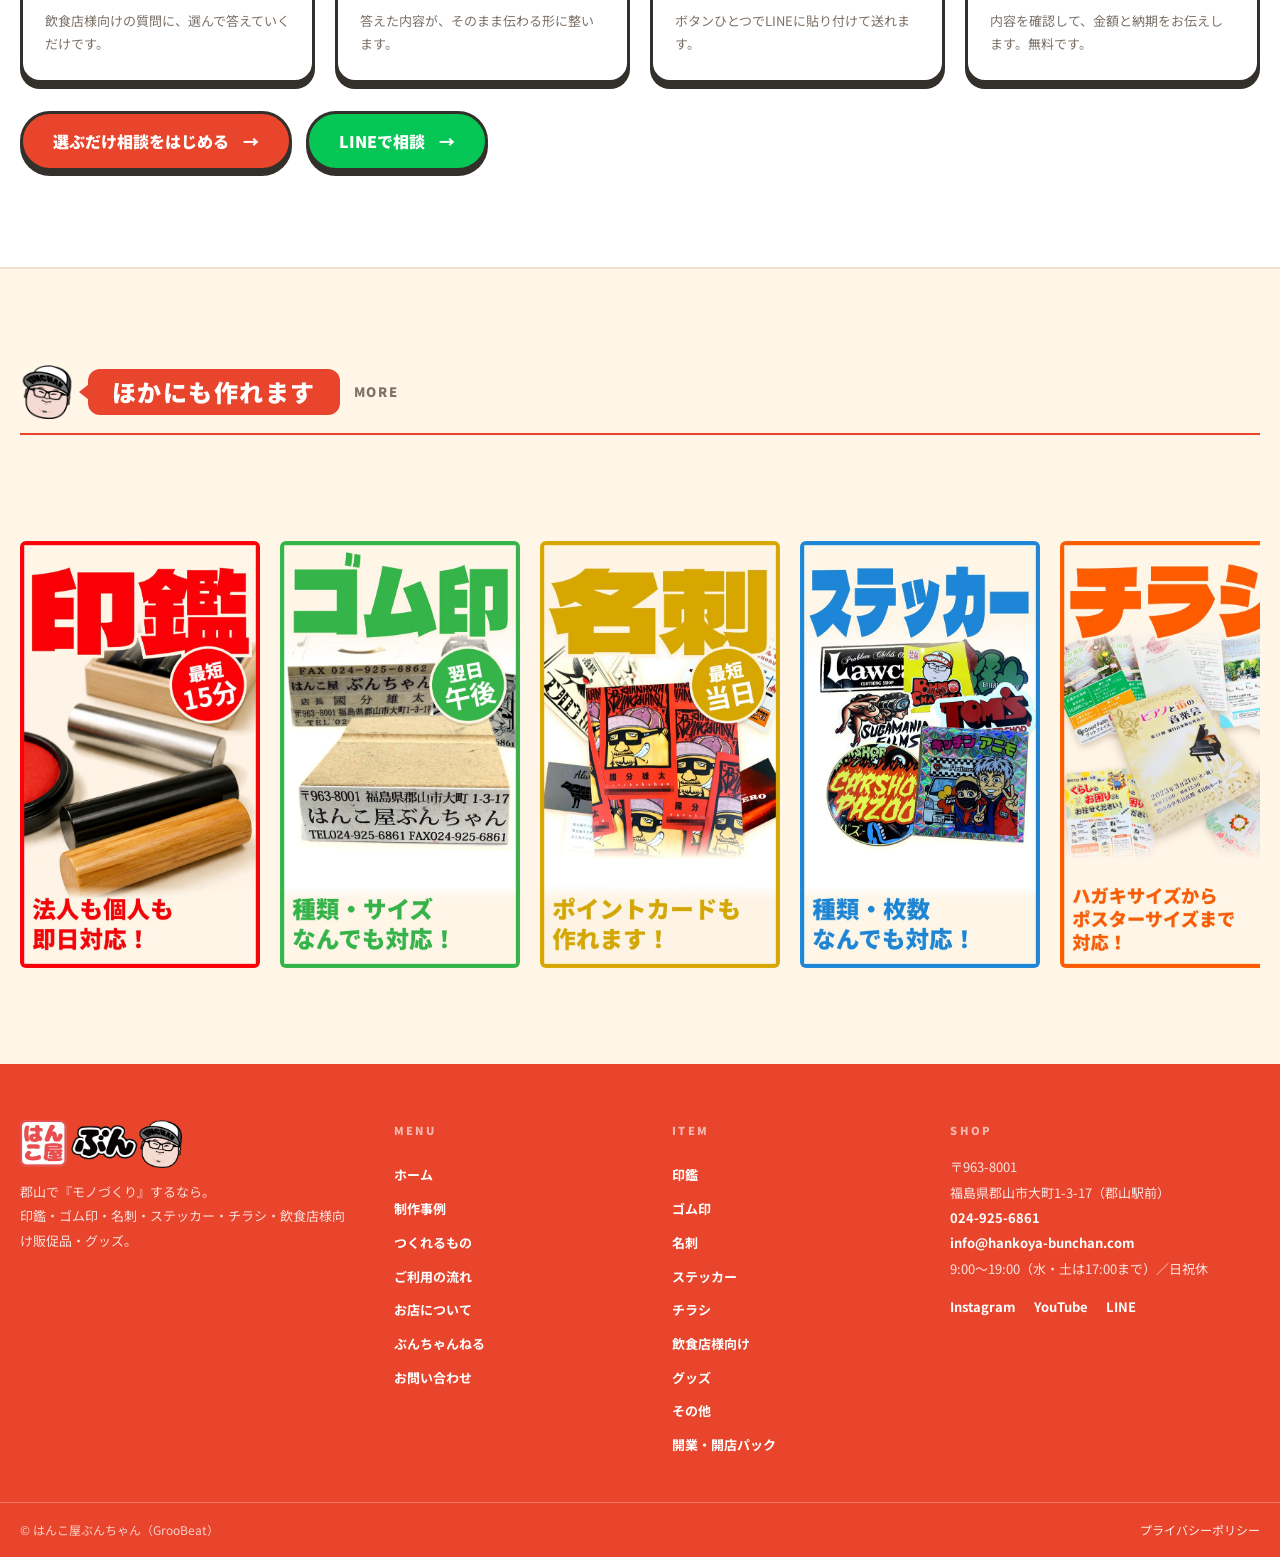
<file: poster.html>
<!doctype html>
<html lang="ja">
<head>
  <meta charset="utf-8">
  <meta name="viewport" content="width=device-width, initial-scale=1">
  <!-- ★公開時に必ず削除すること（CHECKLIST_KOKAI対象） -->
  <meta name="robots" content="noindex,nofollow">
  <title>飲食店様向け販促品（ライター・灰皿・のれん・のぼり・ポスター）｜郡山のはんこ屋ぶんちゃん</title>
  <meta name="description" content="ライター・灰皿・コースター・のれん・のぼり・ポスターなど、飲食店様の販促品をオリジナルデザインで制作。郡山駅前のはんこ屋ぶんちゃん。1点から承ります。">
  <link rel="canonical" href="https://hankoya-bunchan.com/poster.html">
  <link rel="icon" href="img/favicon-32.png" sizes="32x32" type="image/png">
  <link rel="icon" href="img/favicon-192.png" sizes="192x192" type="image/png">
  <link rel="apple-touch-icon" href="img/apple-touch-icon.png">
  <meta property="og:type" content="article">
  <meta property="og:title" content="飲食店様向け販促品｜郡山のはんこ屋ぶんちゃん">
  <meta property="og:description" content="ライター・灰皿・コースター・のれん・のぼり・ポスターなど、飲食店様の販促品をオリジナルデザインで制作します。">
  <meta property="og:url" content="https://bunchan-groobeat.github.io/hankoya-bunchan-hp/poster.html">
  <meta property="og:locale" content="ja_JP">
  <meta property="og:image" content="https://bunchan-groobeat.github.io/hankoya-bunchan-hp/img/ogp.jpg">
  <meta property="og:image:width" content="1200">
  <meta property="og:image:height" content="630">
  <meta property="og:image:alt" content="はんこ屋ぶんちゃん これ全部つくれます！">
  <meta name="twitter:card" content="summary_large_image">
  <meta name="twitter:image" content="https://bunchan-groobeat.github.io/hankoya-bunchan-hp/img/ogp.jpg">
  <link rel="preconnect" href="https://fonts.googleapis.com">
  <link rel="preconnect" href="https://fonts.gstatic.com" crossorigin>
  <link href="https://fonts.googleapis.com/css2?family=Noto+Sans+JP:wght@400;500;700;900&display=swap" rel="stylesheet">
  <script type="application/ld+json">
  {
    "@context": "https://schema.org",
    "@type": "BreadcrumbList",
    "itemListElement": [
      { "@type": "ListItem", "position": 1, "name": "ホーム", "item": "https://hankoya-bunchan.com/" },
      { "@type": "ListItem", "position": 2, "name": "飲食店様向け", "item": "https://hankoya-bunchan.com/poster.html" }
    ]
  }
  </script>
  <script type="application/ld+json">
{
  "@context": "https://schema.org",
  "@type": "Service",
  "name": "飲食店様向け販促品の制作",
  "serviceType": "飲食店様向け販促品の制作",
  "provider": {
    "@type": "Store",
    "name": "はんこ屋ぶんちゃん",
    "telephone": "+81-24-925-6861",
    "address": {
      "@type": "PostalAddress",
      "postalCode": "963-8001",
      "addressRegion": "福島県",
      "addressLocality": "郡山市",
      "streetAddress": "大町1-3-17",
      "addressCountry": "JP"
    },
    "hasMap": "https://share.google/TN5vIBhqydpP0uvWV",
    "image": "https://hankoya-bunchan.com/img/ogp.jpg"
  },
  "areaServed": {
    "@type": "City",
    "name": "郡山市"
  },
  "url": "https://hankoya-bunchan.com/poster.html",
  "offers": {
    "@type": "AggregateOffer",
    "priceCurrency": "JPY",
    "lowPrice": "2000",
    "valueAddedTaxIncluded": false,
    "description": "ポスターA2・1枚2,000円／A2・10枚9,000円（税別）、ライター100本9,900円（税込）。2026年9月時点の目安",
    "url": "https://hankoya-bunchan.com/poster.html",
    "highPrice": "9000"
  }
}
  </script>
  <script type="application/ld+json">
{
  "@context": "https://schema.org",
  "@type": "FAQPage",
  "mainEntity": [
    {
      "@type": "Question",
      "name": "1点から作れますか？",
      "acceptedAnswer": {
        "@type": "Answer",
        "text": "はい。1枚から承ります。"
      }
    },
    {
      "@type": "Question",
      "name": "値段はどれくらいですか？",
      "acceptedAnswer": {
        "@type": "Answer",
        "text": "ライター100本で9,900円（税込）、ポスターはA2・1枚で2,000円、A2・10枚で9,000円（いずれも税別）が目安です。灰皿・コースター・のれん・のぼりは、かたちが一つずつ違うためお見積りいたします。2026年9月時点の目安です。"
      }
    },
    {
      "@type": "Question",
      "name": "ポスターはA2以外のサイズもできますか？",
      "acceptedAnswer": {
        "@type": "Answer",
        "text": "A2・B2・A1などに対応しています。用紙は光沢・マットからお選びいただけます。"
      }
    },
    {
      "@type": "Question",
      "name": "支払いはいつしますか？",
      "acceptedAnswer": {
        "@type": "Answer",
        "text": "お受け取りのときで結構です。前払いは不要で、現金・クレジットカードがお使いいただけます。"
      }
    }
  ]
}
  </script>
  <link rel="stylesheet" href="style.css?v=20260904r">
</head>
<body>
  <main>
    <div class="header-bar">
    <div class="container">
      <header class="header">
        <p class="logo"><a href="index.html"><img src="img/app-logo.png" alt="はんこ屋ぶんちゃん" width="900" height="266"></a></p>

        <button class="nav-toggle" type="button" id="navToggle" aria-expanded="false" aria-controls="globalNav" aria-label="メニューを開く">
          <span></span><span></span><span></span>
        </button>

        <nav class="gnav" id="globalNav" aria-label="サイト内メニュー">
          <div class="gnav-main">
            <a href="index.html"><span class="gm-en">Home</span><span class="gm-ja">ホーム</span></a>
            <a href="index.html#works"><span class="gm-en">Works</span><span class="gm-ja">制作事例</span></a>
            <a href="index.html#tsukureru"><span class="gm-en">Items</span><span class="gm-ja">つくれるもの</span></a>
            <a href="index.html#flow"><span class="gm-en">Flow</span><span class="gm-ja">ご利用の流れ</span></a>
            <a href="index.html#about"><span class="gm-en">About</span><span class="gm-ja">お店について</span></a>
            <a href="index.html#youtube"><span class="gm-en">Movie</span><span class="gm-ja">ぶんちゃんねる</span></a>
            <a href="app.html"><span class="gm-en">App</span><span class="gm-ja">アプリ</span></a>
            <a href="kaigyo.html"><span class="gm-en">Opening</span><span class="gm-ja">開業パック</span></a>
            <a href="index.html#contact-title"><span class="gm-en">Contact</span><span class="gm-ja">お問い合わせ</span></a>
          </div>
          <div class="gnav-sub">
            <p class="gnav-label">ITEM</p>
            <div class="gnav-items">
              <a href="inkan.html">印鑑</a>
              <a href="gomuin.html">ゴム印</a>
              <a href="meishi.html">名刺</a>
              <a href="sticker.html">ステッカー</a>
              <a href="flyer.html">チラシ</a>
              <a href="poster.html">飲食店様向け</a>
              <a href="goods.html">グッズ</a>
              <a href="other.html">その他</a>
              <a href="kaigyo.html">開業・開店パック</a>
            </div>
          </div>
          <div class="gnav-foot">
            <a class="gnav-line" href="https://lin.ee/Q52XPutI" target="_blank" rel="noopener">LINEで相談</a>
            <a class="gnav-tel" href="tel:0249256861">024-925-6861</a>
          </div>
        </nav>

        <div class="header-note">郡山駅前で創業11年</div>
      </header>
    </div>
    </div>

    <!-- 品目の看板 -->
    <section class="pg-hero" style="--neon: #a309e2">
      <div class="container pg-hero-inner">
        <!-- ★横バンドは tools\band8.ps1 で card-poster.png から自動生成（band-poster.jpg） -->
        <img class="pg-band" src="img/hero-poster.jpg" alt="飲食店様向け" width="800" height="1422" fetchpriority="high">
        <div class="pg-lead">
          <p class="pg-crumb"><a href="index.html">ホーム</a> ／ 飲食店様向け</p>
          <h1 class="pg-title">飲食店様向け</h1>
          <p class="pg-text">ライター、灰皿、コースター、のれん、のぼりまで。お店で使う販促品を、オリジナルデザインでお作りします。1点から承ります。</p>
          <div class="pg-actions">
            <a class="cta" href="https://bunchan-groobeat.github.io/bunchan-hearing/?s=poster" target="_blank" rel="noopener">選ぶだけ相談（2〜3分）</a>
            <a class="cta cta-line" href="https://lin.ee/Q52XPutI" target="_blank" rel="noopener">LINEで相談</a>
          </div>
          <p class="opening-safe">お見積り無料／1点からOK／はじめての方も歓迎です</p>
        </div>
      </div>
    </section>

    <!-- こんなのが作れます -->
    <section class="section reveal" id="can" aria-labelledby="can-title">
      <div class="container">
        <p class="eyebrow"><span class="eb-en">ITEMS</span><span class="eb-ja">こんなのが作れます</span></p>
        <h2 class="section-title" id="can-title">飲食店様向けに、<br>できること。</h2>
        <ul class="item-list">
          <!-- ★2026-09-03 太郎の下書き。呼びかけ型へ書き換え（旧＝店頭掲示用／イベント告知／商品・メニュー紹介／館内・社内掲示）。
               並び順は変えていない。本文の事実（A2・1枚2,000円／1枚から／光沢・マット／A2・B2・A1）は、このページのSPEC・FAQに既に書いてあるものだけを使った。
               ★このページは「ポスター → 飲食店様向け」への差し替えが未決（引継ぎ2026-09-01 §6-4／§9）。見出しは飲食店様を想定して書いてあるが、
                 4項目そのものはポスター前提のまま。差し替えの範囲が決まったら中身ごと見直しが要る。
               ★社長の言葉に差し替える前提の仮文。社長の確認が出るまで本番へは出さない。 -->
          <li>
            <h3>通りがかりのお客様に見てほしい方へ！</h3>
            <p>店頭に貼るポスターは、通りがかりの人に3秒で伝わる作りにします。A2・1枚 2,000円（税別）が目安です。</p>
          </li>
          <li>
            <h3>イベント・ライブのお知らせに！</h3>
            <p>日時・場所・出演者などをまとめてお載せします。1枚から承ります。</p>
          </li>
          <li>
            <h3>新メニュー・おすすめを出したい方へ！</h3>
            <p>写真を大きく使って見せます。用紙は光沢・マットからお選びいただけます。</p>
          </li>
          <li>
            <h3>店内・事務所の掲示にも！</h3>
            <p>お知らせや注意喚起にもお使いいただけます。サイズはA2・B2・A1などに対応しています。</p>
          </li>
        </ul>
      </div>
    </section>

    <!-- 制作事例 -->
    <section class="section warm reveal" id="works" aria-labelledby="works-title">
      <div class="container">
        <p class="eyebrow"><span class="eb-en">WORKS</span><span class="eb-ja">制作事例</span></p>
        <h2 class="section-title" id="works-title">作ってきたものが、<br>信用のすべてです。</h2>
        <p class="section-lead">これまでにお作りした飲食店様向け販促品の実例です。</p>
        <!-- ★写真は img/works-poster-1.jpg 〜 -6.jpg を置くと入ります -->
        <div class="works-grid" data-works="poster">
          <div class="works-cell" style="background-image:url('img/works-poster-1.jpg')" role="img" aria-label="飲食店様向けの制作事例 1"></div>
          <div class="works-cell" style="background-image:url('img/works-poster-2.jpg')" role="img" aria-label="飲食店様向けの制作事例 2"></div>
          <div class="works-cell" style="background-image:url('img/works-poster-3.jpg')" role="img" aria-label="飲食店様向けの制作事例 3"></div>
          <div class="works-cell" style="background-image:url('img/works-poster-4.jpg')" role="img" aria-label="飲食店様向けの制作事例 4"></div>
          <div class="works-cell" style="background-image:url('img/works-poster-5.jpg')" role="img" aria-label="飲食店様向けの制作事例 5"></div>
          <div class="works-cell" style="background-image:url('img/works-poster-6.jpg')" role="img" aria-label="飲食店様向けの制作事例 6"></div>
        </div>
      </div>
    </section>

    <!-- 仕様・納期 -->
    <section class="section reveal" aria-labelledby="spec-title">
      <div class="container">
        <p class="eyebrow"><span class="eb-en">SPEC</span><span class="eb-ja">仕様・納期</span></p>
        <h2 class="section-title" id="spec-title">飲食店様向けの詳しいこと。</h2>
        <dl class="spec">
            <div class="spec-row"><dt>サイズ</dt><dd>A2・B2・A1など</dd></div>
            <div class="spec-row"><dt>印刷</dt><dd>フルカラー</dd></div>
            <div class="spec-row"><dt>用紙</dt><dd>光沢・マットからお選びいただけます</dd></div>
            <div class="spec-row"><dt>枚数</dt><dd>1枚から承ります</dd></div>
            <div class="spec-row"><dt>価格の目安</dt><dd>
              <ul class="price-list">
                <li><span>ライター・100本</span><b>9,900円〜（税込）</b></li>
                <li><span>ポスター A2・1枚</span><b>2,000円</b></li>
                <li><span>ポスター A2・10枚</span><b>9,000円</b></li>
              </ul>
              <small>※ライターは税込、ポスターは税別の表示です。品目・数量・仕様により変わります。枚数が多いほどお値引きになります。灰皿・コースター・のれん・のぼりは、かたちが一つずつ違うためお見積りいたします。2026年9月時点の目安です。</small>
            </dd></div>
            <div class="spec-row"><dt>お支払い</dt><dd>お受け取りのときで結構です（前払い不要）。現金・クレジットカードがお使いいただけます</dd></div>
        </dl>
      </div>
    </section>

    <!-- お見積り -->
        <!-- よくあるご質問（構造化データと同じ内容を必ず画面にも出す。2026-08-26 監査対応） -->
    <section class="section warm reveal" aria-labelledby="faq-title">
      <div class="container">
        <p class="eyebrow"><span class="eb-en">FAQ</span><span class="eb-ja">よくあるご質問</span></p>
        <h2 class="section-title" id="faq-title">よくいただくご質問。</h2>
        <div class="faq-list">
          <div class="faq-item">
            <p class="faq-q">1点から作れますか？</p>
            <p class="faq-a">はい。1枚から承ります。</p>
          </div>
          <div class="faq-item">
            <p class="faq-q">値段はどれくらいですか？</p>
            <p class="faq-a">ライター100本で9,900円（税込）、ポスターはA2・1枚で2,000円、A2・10枚で9,000円（いずれも税別）が目安です。灰皿・コースター・のれん・のぼりは、かたちが一つずつ違うためお見積りいたします。2026年9月時点の目安です。</p>
          </div>
          <div class="faq-item">
            <p class="faq-q">ポスターはA2以外のサイズもできますか？</p>
            <p class="faq-a">A2・B2・A1などに対応しています。用紙は光沢・マットからお選びいただけます。</p>
          </div>
          <div class="faq-item">
            <p class="faq-q">支払いはいつしますか？</p>
            <p class="faq-a">お受け取りのときで結構です。前払いは不要で、現金・クレジットカードがお使いいただけます。</p>
          </div>
        </div>
      </div>
    </section>

<section class="section reveal" id="estimate" aria-labelledby="est-title">
      <div class="container">
        <p class="eyebrow"><span class="eb-en">ESTIMATE</span><span class="eb-ja">お見積り</span></p>
        <h2 class="section-title" id="est-title">質問に選んで答えるだけ。<br>2〜3分でまとまります。</h2>
        <ol class="flow">
          <li class="flow-step"><span class="flow-num">1</span><h3>選ぶだけ相談を開く</h3><p>飲食店様向けの質問に、選んで答えていくだけです。</p></li>
          <li class="flow-step"><span class="flow-num">2</span><h3>内容がまとまる</h3><p>答えた内容が、そのまま伝わる形に整います。</p></li>
          <li class="flow-step"><span class="flow-num">3</span><h3>LINEで送る</h3><p>ボタンひとつでLINEに貼り付けて送れます。</p></li>
          <li class="flow-step"><span class="flow-num">4</span><h3>お見積りをご連絡</h3><p>内容を確認して、金額と納期をお伝えします。無料です。</p></li>
        </ol>
        <div class="pg-actions" style="margin-top:28px">
          <a class="cta" href="https://bunchan-groobeat.github.io/bunchan-hearing/?s=poster" target="_blank" rel="noopener">選ぶだけ相談をはじめる</a>
          <a class="cta cta-line" href="https://lin.ee/Q52XPutI" target="_blank" rel="noopener">LINEで相談</a>
        </div>
      </div>
    </section>

    <!-- ほかの品目へ -->
    <section class="section warm reveal" aria-labelledby="others-title">
      <div class="container">
        <p class="eyebrow"><span class="eb-en">MORE</span><span class="eb-ja">ほかにも作れます</span></p>
        <h2 class="section-title" id="others-title">これ全部つくれます！</h2>
        <div class="carousel">
          <div class="carousel-track" id="carouselTrack">
            <a class="ci" href="inkan.html" aria-label="印鑑のページを見る"><img class="ci-img" src="img/card-inkan.jpg" alt="印鑑" loading="lazy" width="675" height="1200"></a>
            <a class="ci" href="gomuin.html" aria-label="ゴム印のページを見る"><img class="ci-img" src="img/card-gomuin.jpg" alt="ゴム印" loading="lazy" width="675" height="1200"></a>
            <a class="ci" href="meishi.html" aria-label="名刺のページを見る"><img class="ci-img" src="img/card-meishi.jpg" alt="名刺" loading="lazy" width="675" height="1200"></a>
            <a class="ci" href="sticker.html" aria-label="ステッカーのページを見る"><img class="ci-img" src="img/card-sticker.jpg" alt="ステッカー" loading="lazy" width="675" height="1200"></a>
            <a class="ci" href="flyer.html" aria-label="チラシのページを見る"><img class="ci-img" src="img/card-flyer.jpg" alt="チラシ" loading="lazy" width="675" height="1200"></a>
            <a class="ci" href="goods.html" aria-label="グッズのページを見る"><img class="ci-img" src="img/card-goods.jpg" alt="グッズ" loading="lazy" width="675" height="1200"></a>
            <a class="ci" href="other.html" aria-label="その他のページを見る"><img class="ci-img" src="img/card-other.jpg" alt="その他" loading="lazy" width="675" height="1200"></a>
          </div>
        </div>
      </div>
    </section>
  </main>

  <!-- ★全ページ共通：常に出るお問い合わせバー（LINE・電話） -->
  <div class="contact-bar" id="contactBar">
    <a class="cb-line" href="https://lin.ee/Q52XPutI" target="_blank" rel="noopener">
      <span class="cb-icon" aria-hidden="true">
        <svg viewBox="0 0 24 24" width="22" height="22" fill="currentColor"><path d="M12 3C6.9 3 2.8 6.3 2.8 10.4c0 3.7 3.3 6.8 7.7 7.4.3.06.7.2.8.46.1.24.07.6.03.85l-.13.78c-.04.23-.18.9.79.49.97-.4 5.24-3.09 7.15-5.29 1.32-1.45 1.95-2.92 1.95-4.69C21.2 6.3 17.1 3 12 3z"/></svg>
      </span>
      <span class="cb-text"><b>LINEで相談</b><small>写真を送るだけでもOK</small></span>
    </a>
    <a class="cb-tel" href="tel:0249256861">
      <span class="cb-icon" aria-hidden="true">
        <svg viewBox="0 0 24 24" width="22" height="22" fill="none" stroke="currentColor" stroke-width="2.2" stroke-linecap="round" stroke-linejoin="round"><path d="M22 16.92v3a2 2 0 0 1-2.18 2 19.79 19.79 0 0 1-8.63-3.07 19.5 19.5 0 0 1-6-6A19.79 19.79 0 0 1 2.08 4.18 2 2 0 0 1 4.06 2h3a2 2 0 0 1 2 1.72c.13.96.36 1.9.7 2.81a2 2 0 0 1-.45 2.11L8.09 9.91a16 16 0 0 0 6 6l1.27-1.27a2 2 0 0 1 2.11-.45c.91.34 1.85.57 2.81.7A2 2 0 0 1 22 16.92z"/></svg>
      </span>
      <span class="cb-text"><b>024-925-6861</b><small>9:00〜19:00（水土17:00）日祝休</small></span>
    </a>
  </div>

  <footer>
    <div class="container footer-inner">
      <div class="f-brand">
        <p class="f-name"><img src="img/app-logo.png" alt="はんこ屋ぶんちゃん" width="900" height="266"></p>
        <p class="f-tagline">郡山で『モノづくり』するなら。<br>印鑑・ゴム印・名刺・ステッカー・チラシ・飲食店様向け販促品・グッズ。</p>
      </div>

      <nav class="f-nav" aria-label="フッターメニュー">
        <p class="f-label">MENU</p>
        <a href="index.html">ホーム</a>
        <a href="index.html#works">制作事例</a>
        <a href="index.html#tsukureru">つくれるもの</a>
        <a href="index.html#flow">ご利用の流れ</a>
        <a href="index.html#about">お店について</a>
        <a href="index.html#youtube">ぶんちゃんねる</a>
        <a href="index.html#contact-title">お問い合わせ</a>
      </nav>

      <nav class="f-nav" aria-label="品目メニュー">
        <p class="f-label">ITEM</p>
        <a href="inkan.html">印鑑</a>
        <a href="gomuin.html">ゴム印</a>
        <a href="meishi.html">名刺</a>
        <a href="sticker.html">ステッカー</a>
        <a href="flyer.html">チラシ</a>
        <a href="poster.html">飲食店様向け</a>
        <a href="goods.html">グッズ</a>
        <a href="other.html">その他</a>
        <a href="kaigyo.html">開業・開店パック</a>
      </nav>

      <div class="f-info">
        <p class="f-label">SHOP</p>
        <p class="f-address">
          〒963-8001<br>福島県郡山市大町1-3-17（郡山駅前）<br>
          <a href="tel:0249256861">024-925-6861</a><br>
          <a href="mailto:info@hankoya-bunchan.com">info@hankoya-bunchan.com</a><br>
          9:00〜19:00（水・土は17:00まで）／日祝休
        </p>
        <p class="f-sns">
          <a href="https://www.instagram.com/hankoya_bunchan" target="_blank" rel="noopener">Instagram</a>
          <a href="https://www.youtube.com/@bunchannel2025" target="_blank" rel="noopener">YouTube</a>
          <a href="https://lin.ee/Q52XPutI" target="_blank" rel="noopener">LINE</a>
        </p>
      </div>
    </div>

    <div class="container footer-bottom">
      <span>&copy; はんこ屋ぶんちゃん（GrooBeat）</span>
      <a href="privacy.html">プライバシーポリシー</a>
    </div>
  </footer>

  <script src="script.js?v=20260904r" defer></script>
</body>
</html>
</file>
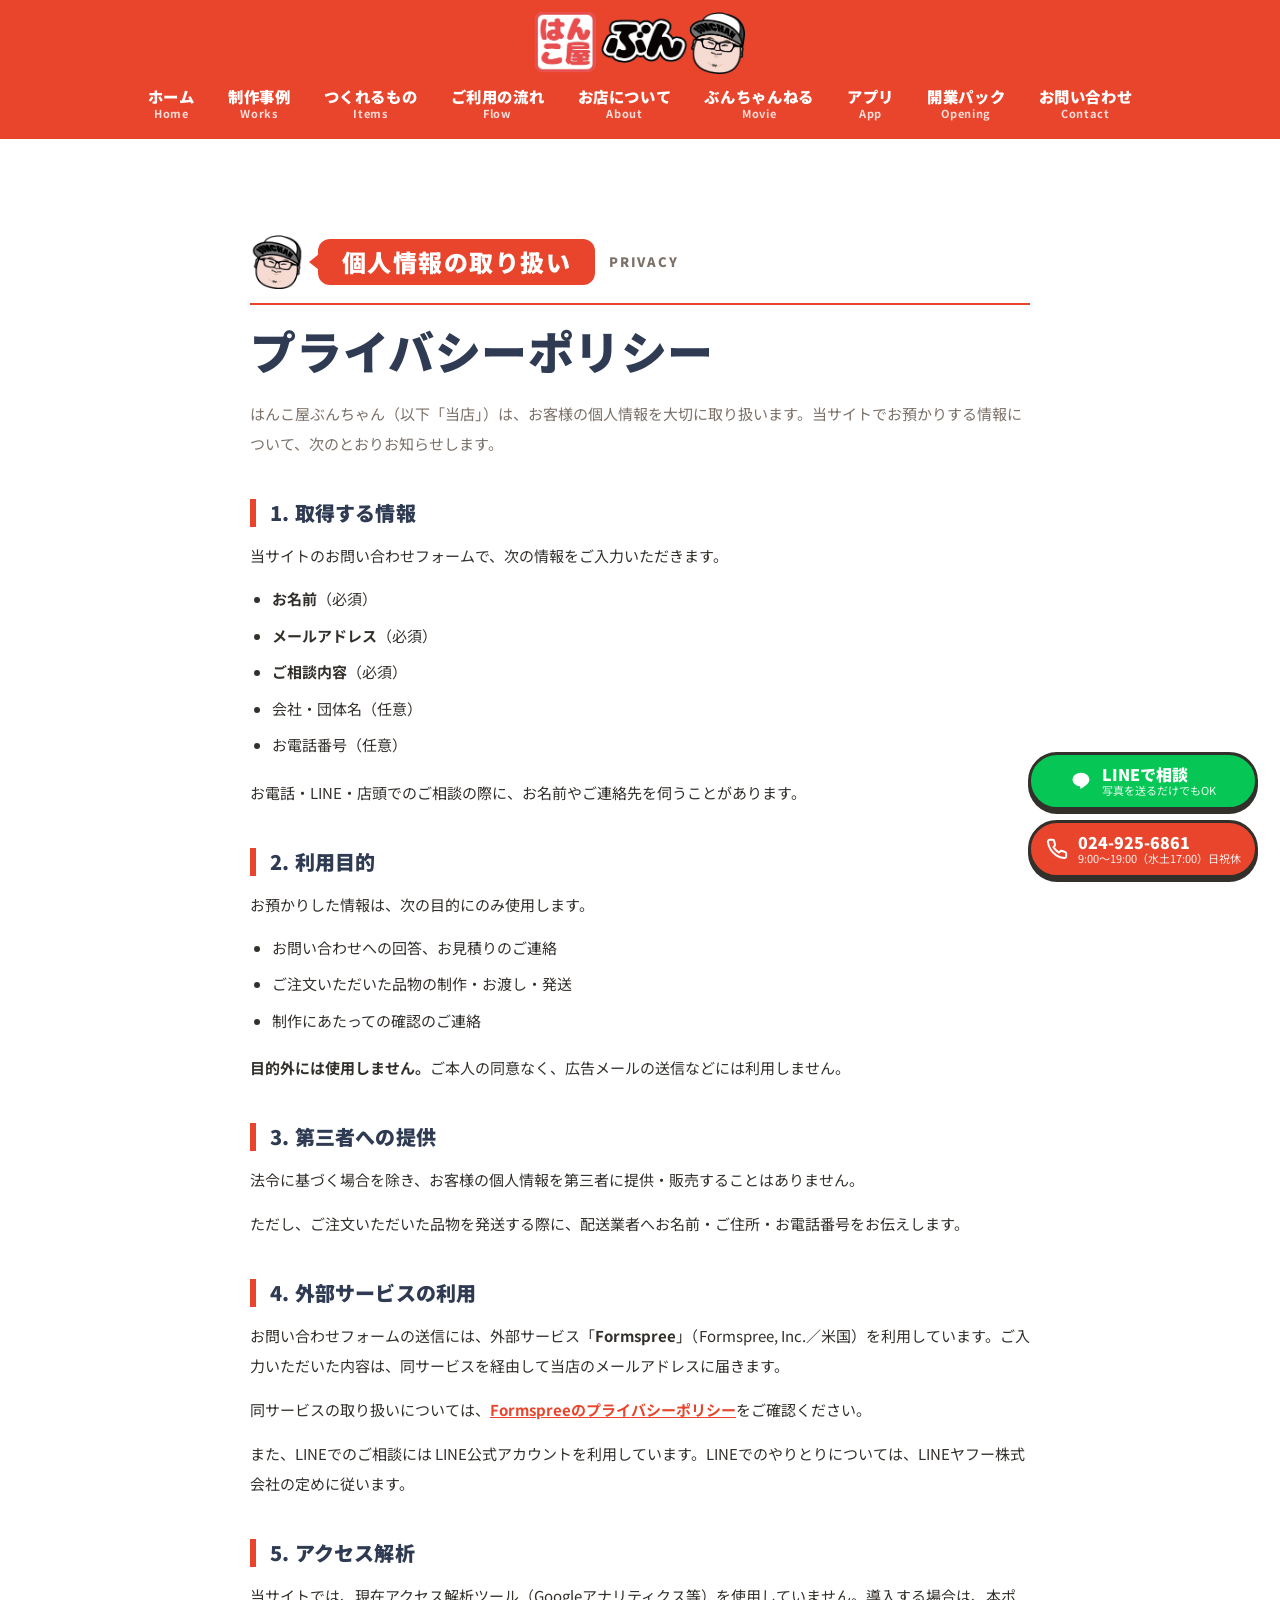
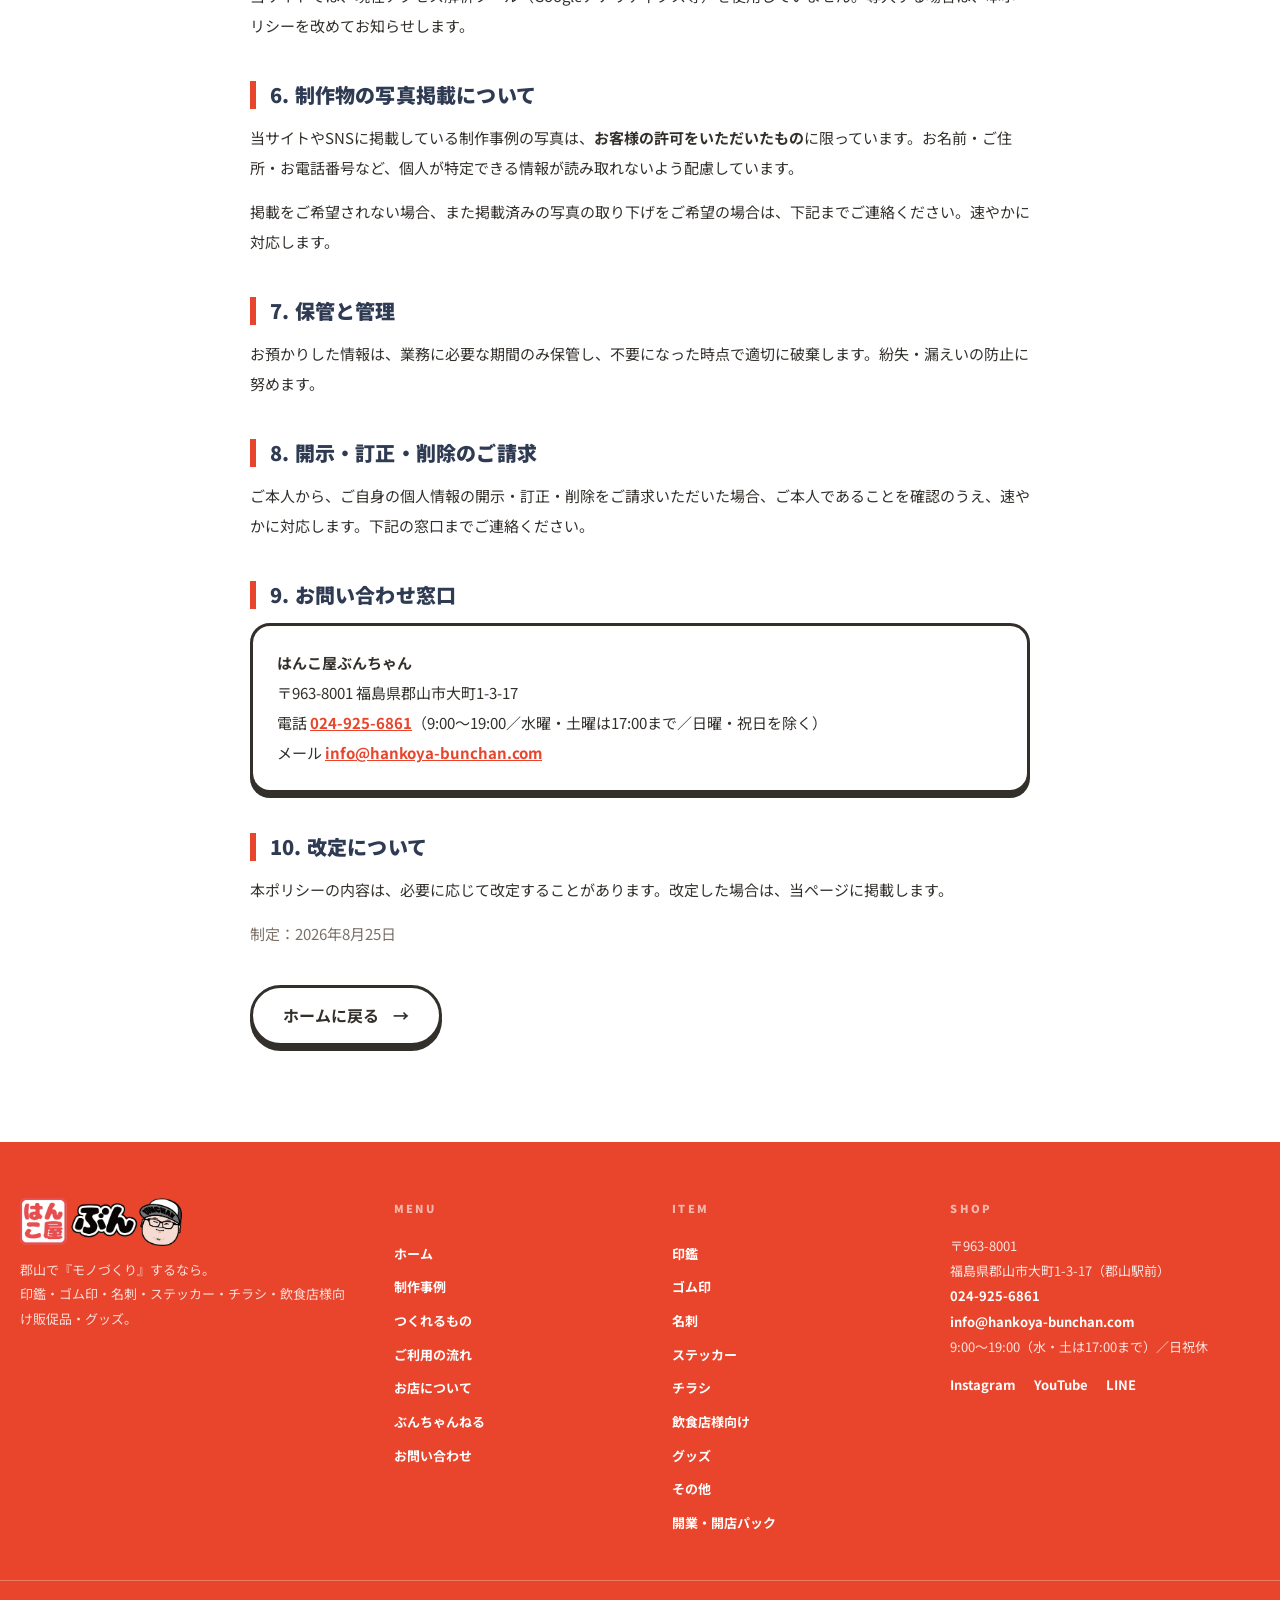
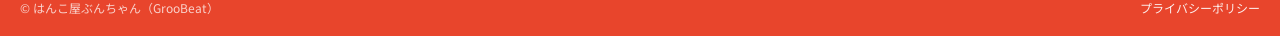
<file: privacy.html>
<!doctype html>
<html lang="ja">
<head>
  <meta charset="utf-8">
  <meta name="viewport" content="width=device-width, initial-scale=1">
  <!-- ★公開時に必ず削除すること（CHECKLIST_KOKAI対象） -->
  <meta name="robots" content="noindex,nofollow">
  <title>プライバシーポリシー｜はんこ屋ぶんちゃん</title>
  <meta name="description" content="はんこ屋ぶんちゃん（郡山市大町）の個人情報の取り扱いについて。お問い合わせフォームで取得する情報、利用目的、第三者提供の有無を記載しています。">
  <link rel="canonical" href="https://hankoya-bunchan.com/privacy.html">
  <link rel="icon" href="img/favicon-32.png" sizes="32x32" type="image/png">
  <link rel="icon" href="img/favicon-192.png" sizes="192x192" type="image/png">
  <link rel="apple-touch-icon" href="img/apple-touch-icon.png">
  <meta property="og:type" content="article">
  <meta property="og:title" content="プライバシーポリシー｜はんこ屋ぶんちゃん">
  <meta property="og:url" content="https://bunchan-groobeat.github.io/hankoya-bunchan-hp/privacy.html">
  <meta property="og:locale" content="ja_JP">
  <meta property="og:image" content="https://bunchan-groobeat.github.io/hankoya-bunchan-hp/img/ogp.jpg">
  <meta property="og:image:width" content="1200">
  <meta property="og:image:height" content="630">
  <meta property="og:image:alt" content="はんこ屋ぶんちゃん これ全部つくれます！">
  <meta name="twitter:card" content="summary_large_image">
  <meta name="twitter:image" content="https://bunchan-groobeat.github.io/hankoya-bunchan-hp/img/ogp.jpg">
  <link rel="preconnect" href="https://fonts.googleapis.com">
  <link rel="preconnect" href="https://fonts.gstatic.com" crossorigin>
  <link href="https://fonts.googleapis.com/css2?family=Noto+Sans+JP:wght@400;500;700;900&display=swap" rel="stylesheet">
  <script type="application/ld+json">
  {
    "@context": "https://schema.org",
    "@type": "BreadcrumbList",
    "itemListElement": [
      { "@type": "ListItem", "position": 1, "name": "ホーム", "item": "https://hankoya-bunchan.com/" },
      { "@type": "ListItem", "position": 2, "name": "プライバシーポリシー", "item": "https://hankoya-bunchan.com/privacy.html" }
    ]
  }
  </script>
  <link rel="stylesheet" href="style.css?v=20260904r">
</head>
<body>
  <main>
    <div class="header-bar">
    <div class="container">
      <header class="header">
        <p class="logo"><a href="index.html"><img src="img/app-logo.png" alt="はんこ屋ぶんちゃん" width="900" height="266"></a></p>

        <button class="nav-toggle" type="button" id="navToggle" aria-expanded="false" aria-controls="globalNav" aria-label="メニューを開く">
          <span></span><span></span><span></span>
        </button>

        <nav class="gnav" id="globalNav" aria-label="サイト内メニュー">
          <div class="gnav-main">
            <a href="index.html"><span class="gm-en">Home</span><span class="gm-ja">ホーム</span></a>
            <a href="index.html#works"><span class="gm-en">Works</span><span class="gm-ja">制作事例</span></a>
            <a href="index.html#tsukureru"><span class="gm-en">Items</span><span class="gm-ja">つくれるもの</span></a>
            <a href="index.html#flow"><span class="gm-en">Flow</span><span class="gm-ja">ご利用の流れ</span></a>
            <a href="index.html#about"><span class="gm-en">About</span><span class="gm-ja">お店について</span></a>
            <a href="index.html#youtube"><span class="gm-en">Movie</span><span class="gm-ja">ぶんちゃんねる</span></a>
            <a href="app.html"><span class="gm-en">App</span><span class="gm-ja">アプリ</span></a>
            <a href="kaigyo.html"><span class="gm-en">Opening</span><span class="gm-ja">開業パック</span></a>
            <a href="index.html#contact-title"><span class="gm-en">Contact</span><span class="gm-ja">お問い合わせ</span></a>
          </div>
          <div class="gnav-sub">
            <p class="gnav-label">ITEM</p>
            <div class="gnav-items">
              <a href="inkan.html">印鑑</a>
              <a href="gomuin.html">ゴム印</a>
              <a href="meishi.html">名刺</a>
              <a href="sticker.html">ステッカー</a>
              <a href="flyer.html">チラシ</a>
              <a href="poster.html">飲食店様向け</a>
              <a href="goods.html">グッズ</a>
              <a href="other.html">その他</a>
              <a href="kaigyo.html">開業・開店パック</a>
            </div>
          </div>
          <div class="gnav-foot">
            <a class="gnav-line" href="https://lin.ee/Q52XPutI" target="_blank" rel="noopener">LINEで相談</a>
            <a class="gnav-tel" href="tel:0249256861">024-925-6861</a>
          </div>
        </nav>

        <div class="header-note">郡山駅前で創業11年</div>
      </header>
    </div>
    </div>

    <section class="section" aria-labelledby="pp-title">
      <div class="container doc">
        <p class="eyebrow"><span class="eb-en">PRIVACY</span><span class="eb-ja">個人情報の取り扱い</span></p>
        <h1 class="section-title" id="pp-title">プライバシーポリシー</h1>
        <p class="doc-lead">はんこ屋ぶんちゃん（以下「当店」）は、お客様の個人情報を大切に取り扱います。当サイトでお預かりする情報について、次のとおりお知らせします。</p>

        <h2>1. 取得する情報</h2>
        <p>当サイトのお問い合わせフォームで、次の情報をご入力いただきます。</p>
        <ul>
          <li><b>お名前</b>（必須）</li>
          <li><b>メールアドレス</b>（必須）</li>
          <li><b>ご相談内容</b>（必須）</li>
          <li>会社・団体名（任意）</li>
          <li>お電話番号（任意）</li>
        </ul>
        <p>お電話・LINE・店頭でのご相談の際に、お名前やご連絡先を伺うことがあります。</p>

        <h2>2. 利用目的</h2>
        <p>お預かりした情報は、次の目的にのみ使用します。</p>
        <ul>
          <li>お問い合わせへの回答、お見積りのご連絡</li>
          <li>ご注文いただいた品物の制作・お渡し・発送</li>
          <li>制作にあたっての確認のご連絡</li>
        </ul>
        <p><b>目的外には使用しません。</b>ご本人の同意なく、広告メールの送信などには利用しません。</p>

        <h2>3. 第三者への提供</h2>
        <p>法令に基づく場合を除き、お客様の個人情報を第三者に提供・販売することはありません。</p>
        <p>ただし、ご注文いただいた品物を発送する際に、配送業者へお名前・ご住所・お電話番号をお伝えします。</p>

        <h2>4. 外部サービスの利用</h2>
        <p>お問い合わせフォームの送信には、外部サービス「<b>Formspree</b>」（Formspree, Inc.／米国）を利用しています。ご入力いただいた内容は、同サービスを経由して当店のメールアドレスに届きます。</p>
        <p>同サービスの取り扱いについては、<a href="https://formspree.io/legal/privacy-policy/" target="_blank" rel="noopener">Formspreeのプライバシーポリシー</a>をご確認ください。</p>
        <p>また、LINEでのご相談には LINE公式アカウントを利用しています。LINEでのやりとりについては、LINEヤフー株式会社の定めに従います。</p>

        <h2>5. アクセス解析</h2>
        <p>当サイトでは、現在アクセス解析ツール（Googleアナリティクス等）を使用していません。導入する場合は、本ポリシーを改めてお知らせします。</p>

        <h2>6. 制作物の写真掲載について</h2>
        <p>当サイトやSNSに掲載している制作事例の写真は、<b>お客様の許可をいただいたもの</b>に限っています。お名前・ご住所・お電話番号など、個人が特定できる情報が読み取れないよう配慮しています。</p>
        <p>掲載をご希望されない場合、また掲載済みの写真の取り下げをご希望の場合は、下記までご連絡ください。速やかに対応します。</p>

        <h2>7. 保管と管理</h2>
        <p>お預かりした情報は、業務に必要な期間のみ保管し、不要になった時点で適切に破棄します。紛失・漏えいの防止に努めます。</p>

        <h2>8. 開示・訂正・削除のご請求</h2>
        <p>ご本人から、ご自身の個人情報の開示・訂正・削除をご請求いただいた場合、ご本人であることを確認のうえ、速やかに対応します。下記の窓口までご連絡ください。</p>

        <h2>9. お問い合わせ窓口</h2>
        <p class="doc-contact">
          <b>はんこ屋ぶんちゃん</b><br>
          〒963-8001 福島県郡山市大町1-3-17<br>
          電話 <a href="tel:0249256861">024-925-6861</a>（9:00〜19:00／水曜・土曜は17:00まで／日曜・祝日を除く）<br>
          メール <a href="mailto:info@hankoya-bunchan.com">info@hankoya-bunchan.com</a>
        </p>

        <h2>10. 改定について</h2>
        <p>本ポリシーの内容は、必要に応じて改定することがあります。改定した場合は、当ページに掲載します。</p>

        <p class="doc-date">制定：2026年8月25日</p>

        <div class="pg-actions" style="margin-top:36px">
          <a class="cta cta-second" href="index.html">ホームに戻る</a>
        </div>
      </div>
    </section>
  </main>

  <!-- ★全ページ共通：常に出るお問い合わせバー（LINE・電話） -->
  <div class="contact-bar" id="contactBar">
    <a class="cb-line" href="https://lin.ee/Q52XPutI" target="_blank" rel="noopener">
      <span class="cb-icon" aria-hidden="true">
        <svg viewBox="0 0 24 24" width="22" height="22" fill="currentColor"><path d="M12 3C6.9 3 2.8 6.3 2.8 10.4c0 3.7 3.3 6.8 7.7 7.4.3.06.7.2.8.46.1.24.07.6.03.85l-.13.78c-.04.23-.18.9.79.49.97-.4 5.24-3.09 7.15-5.29 1.32-1.45 1.95-2.92 1.95-4.69C21.2 6.3 17.1 3 12 3z"/></svg>
      </span>
      <span class="cb-text"><b>LINEで相談</b><small>写真を送るだけでもOK</small></span>
    </a>
    <a class="cb-tel" href="tel:0249256861">
      <span class="cb-icon" aria-hidden="true">
        <svg viewBox="0 0 24 24" width="22" height="22" fill="none" stroke="currentColor" stroke-width="2.2" stroke-linecap="round" stroke-linejoin="round"><path d="M22 16.92v3a2 2 0 0 1-2.18 2 19.79 19.79 0 0 1-8.63-3.07 19.5 19.5 0 0 1-6-6A19.79 19.79 0 0 1 2.08 4.18 2 2 0 0 1 4.06 2h3a2 2 0 0 1 2 1.72c.13.96.36 1.9.7 2.81a2 2 0 0 1-.45 2.11L8.09 9.91a16 16 0 0 0 6 6l1.27-1.27a2 2 0 0 1 2.11-.45c.91.34 1.85.57 2.81.7A2 2 0 0 1 22 16.92z"/></svg>
      </span>
      <span class="cb-text"><b>024-925-6861</b><small>9:00〜19:00（水土17:00）日祝休</small></span>
    </a>
  </div>

  <footer>
    <div class="container footer-inner">
      <div class="f-brand">
        <p class="f-name"><img src="img/app-logo.png" alt="はんこ屋ぶんちゃん" width="900" height="266"></p>
        <p class="f-tagline">郡山で『モノづくり』するなら。<br>印鑑・ゴム印・名刺・ステッカー・チラシ・飲食店様向け販促品・グッズ。</p>
      </div>

      <nav class="f-nav" aria-label="フッターメニュー">
        <p class="f-label">MENU</p>
        <a href="index.html">ホーム</a>
        <a href="index.html#works">制作事例</a>
        <a href="index.html#tsukureru">つくれるもの</a>
        <a href="index.html#flow">ご利用の流れ</a>
        <a href="index.html#about">お店について</a>
        <a href="index.html#youtube">ぶんちゃんねる</a>
        <a href="index.html#contact-title">お問い合わせ</a>
      </nav>

      <nav class="f-nav" aria-label="品目メニュー">
        <p class="f-label">ITEM</p>
        <a href="inkan.html">印鑑</a>
        <a href="gomuin.html">ゴム印</a>
        <a href="meishi.html">名刺</a>
        <a href="sticker.html">ステッカー</a>
        <a href="flyer.html">チラシ</a>
        <a href="poster.html">飲食店様向け</a>
        <a href="goods.html">グッズ</a>
        <a href="other.html">その他</a>
        <a href="kaigyo.html">開業・開店パック</a>
      </nav>

      <div class="f-info">
        <p class="f-label">SHOP</p>
        <p class="f-address">
          〒963-8001<br>福島県郡山市大町1-3-17（郡山駅前）<br>
          <a href="tel:0249256861">024-925-6861</a><br>
          <a href="mailto:info@hankoya-bunchan.com">info@hankoya-bunchan.com</a><br>
          9:00〜19:00（水・土は17:00まで）／日祝休
        </p>
        <p class="f-sns">
          <a href="https://www.instagram.com/hankoya_bunchan" target="_blank" rel="noopener">Instagram</a>
          <a href="https://www.youtube.com/@bunchannel2025" target="_blank" rel="noopener">YouTube</a>
          <a href="https://lin.ee/Q52XPutI" target="_blank" rel="noopener">LINE</a>
        </p>
      </div>
    </div>

    <div class="container footer-bottom">
      <span>&copy; はんこ屋ぶんちゃん（GrooBeat）</span>
      <a href="privacy.html">プライバシーポリシー</a>
    </div>
  </footer>

  <script src="script.js?v=20260904r" defer></script>
</body>
</html>
</file>
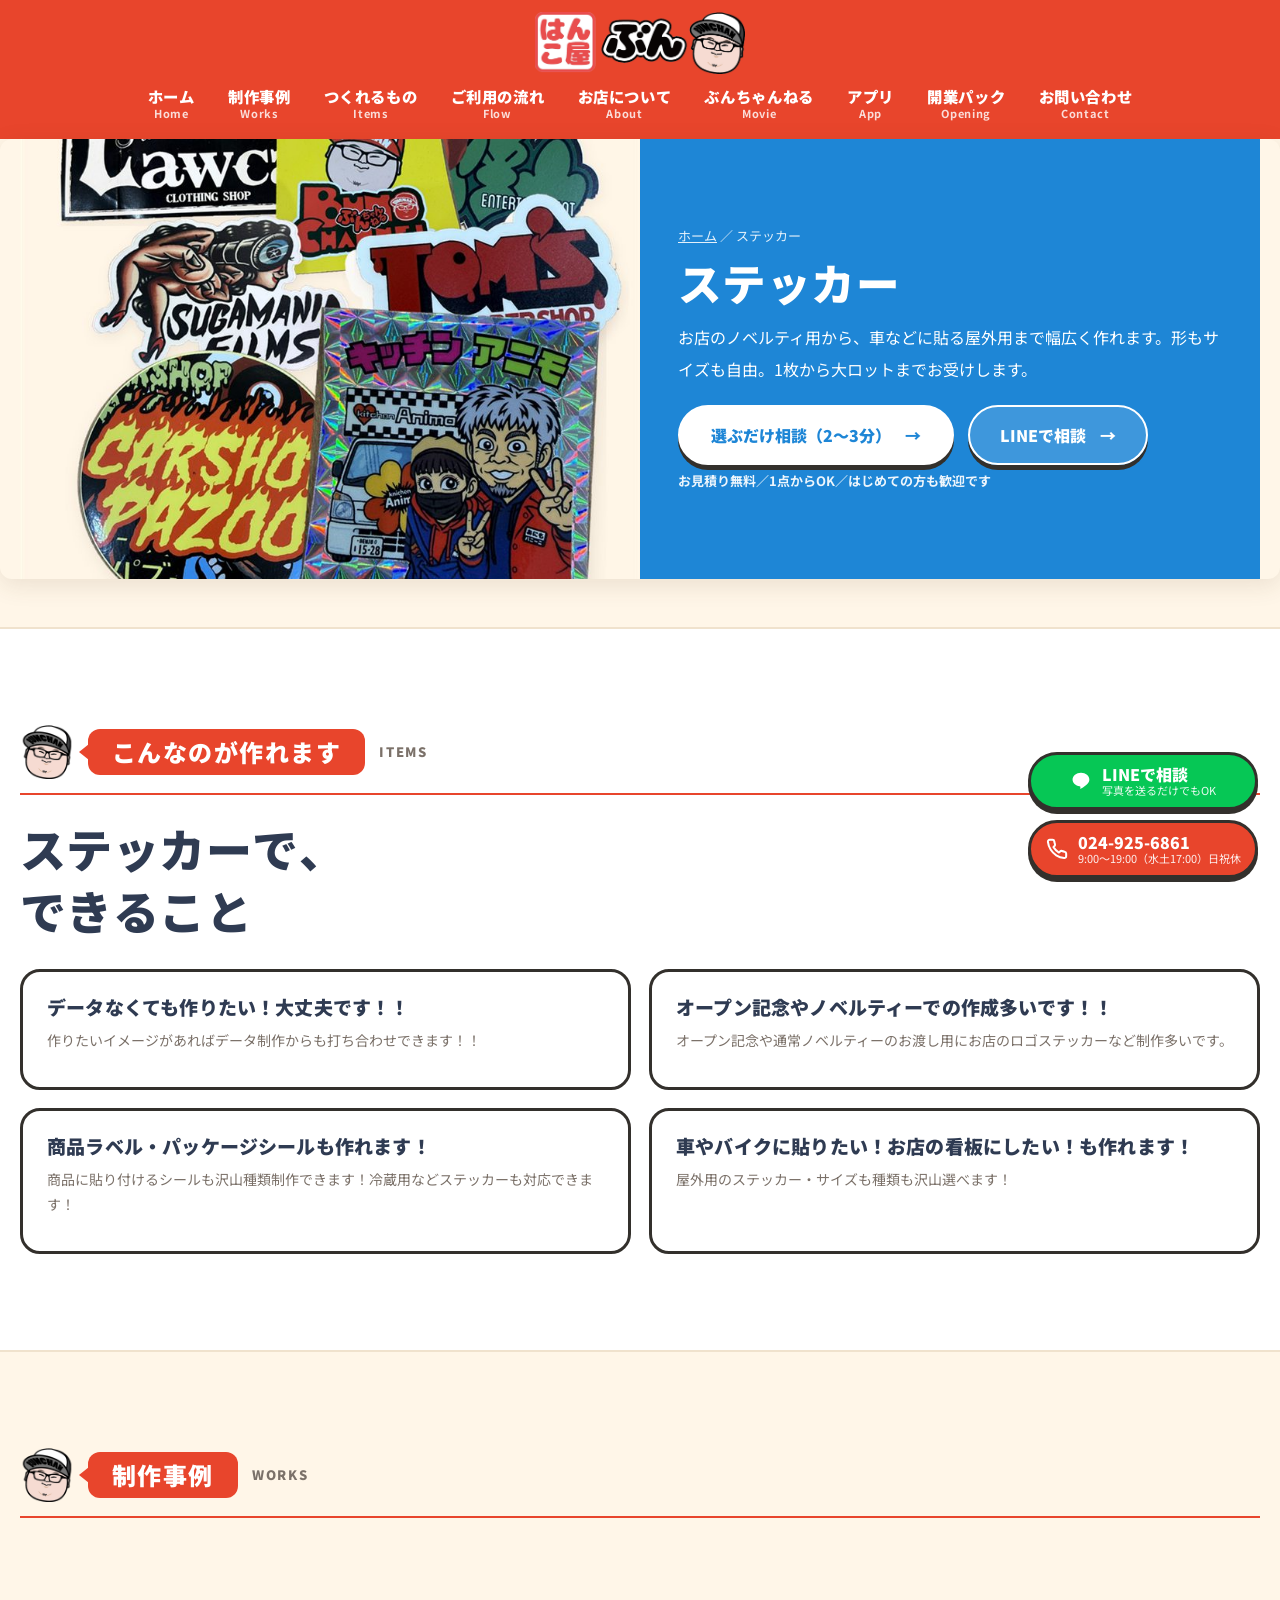
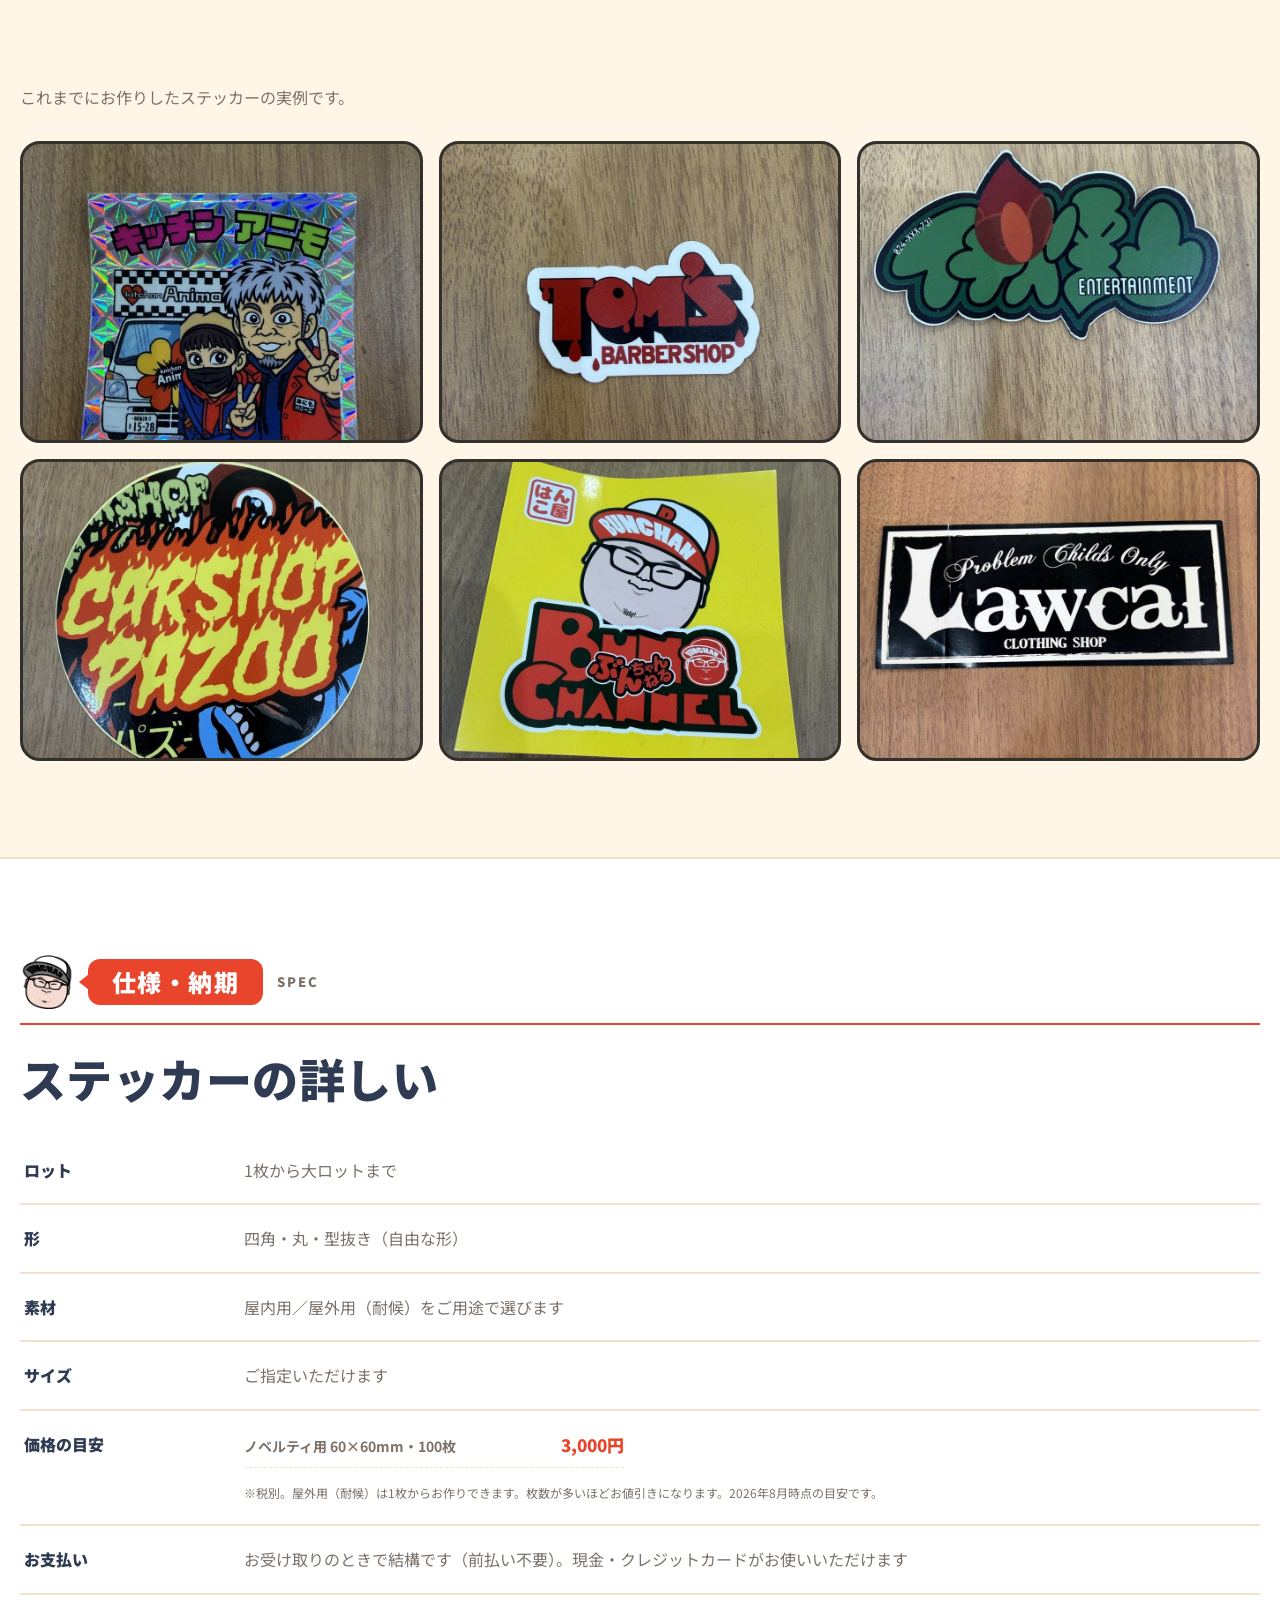
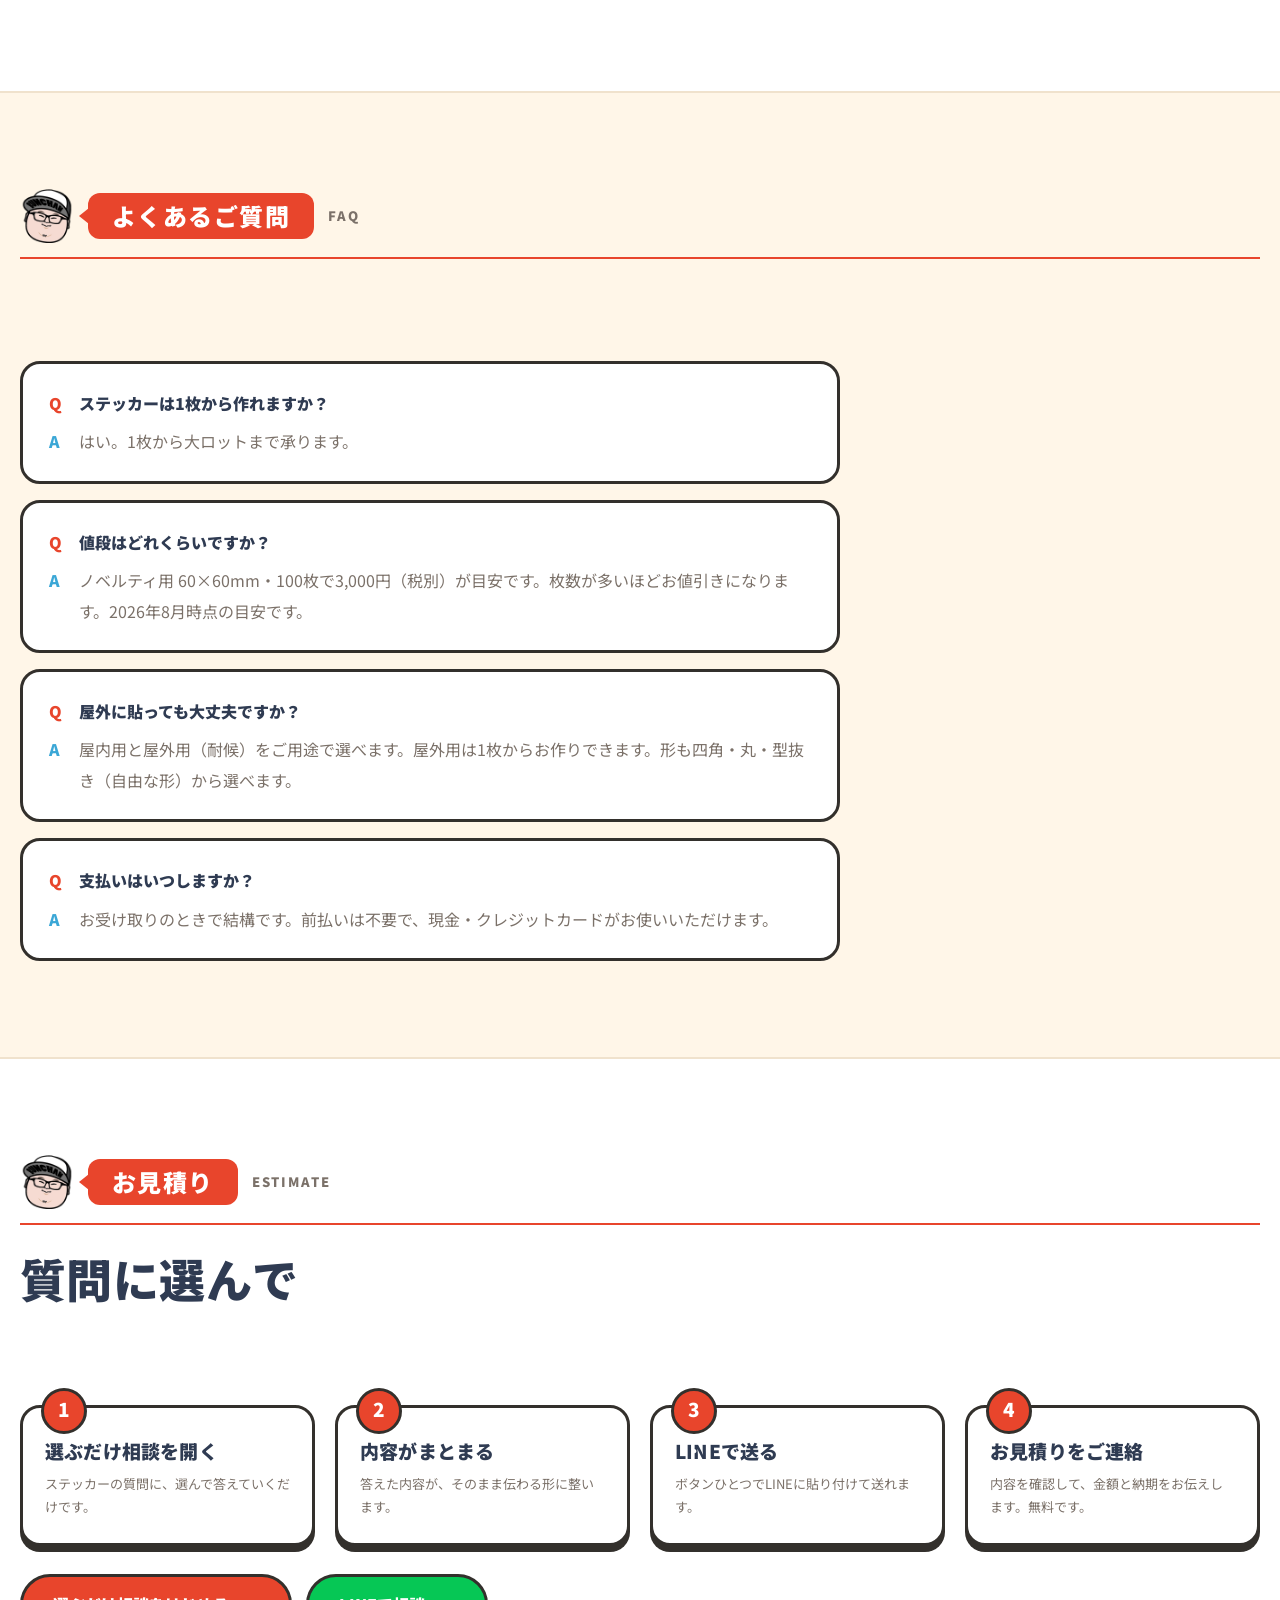
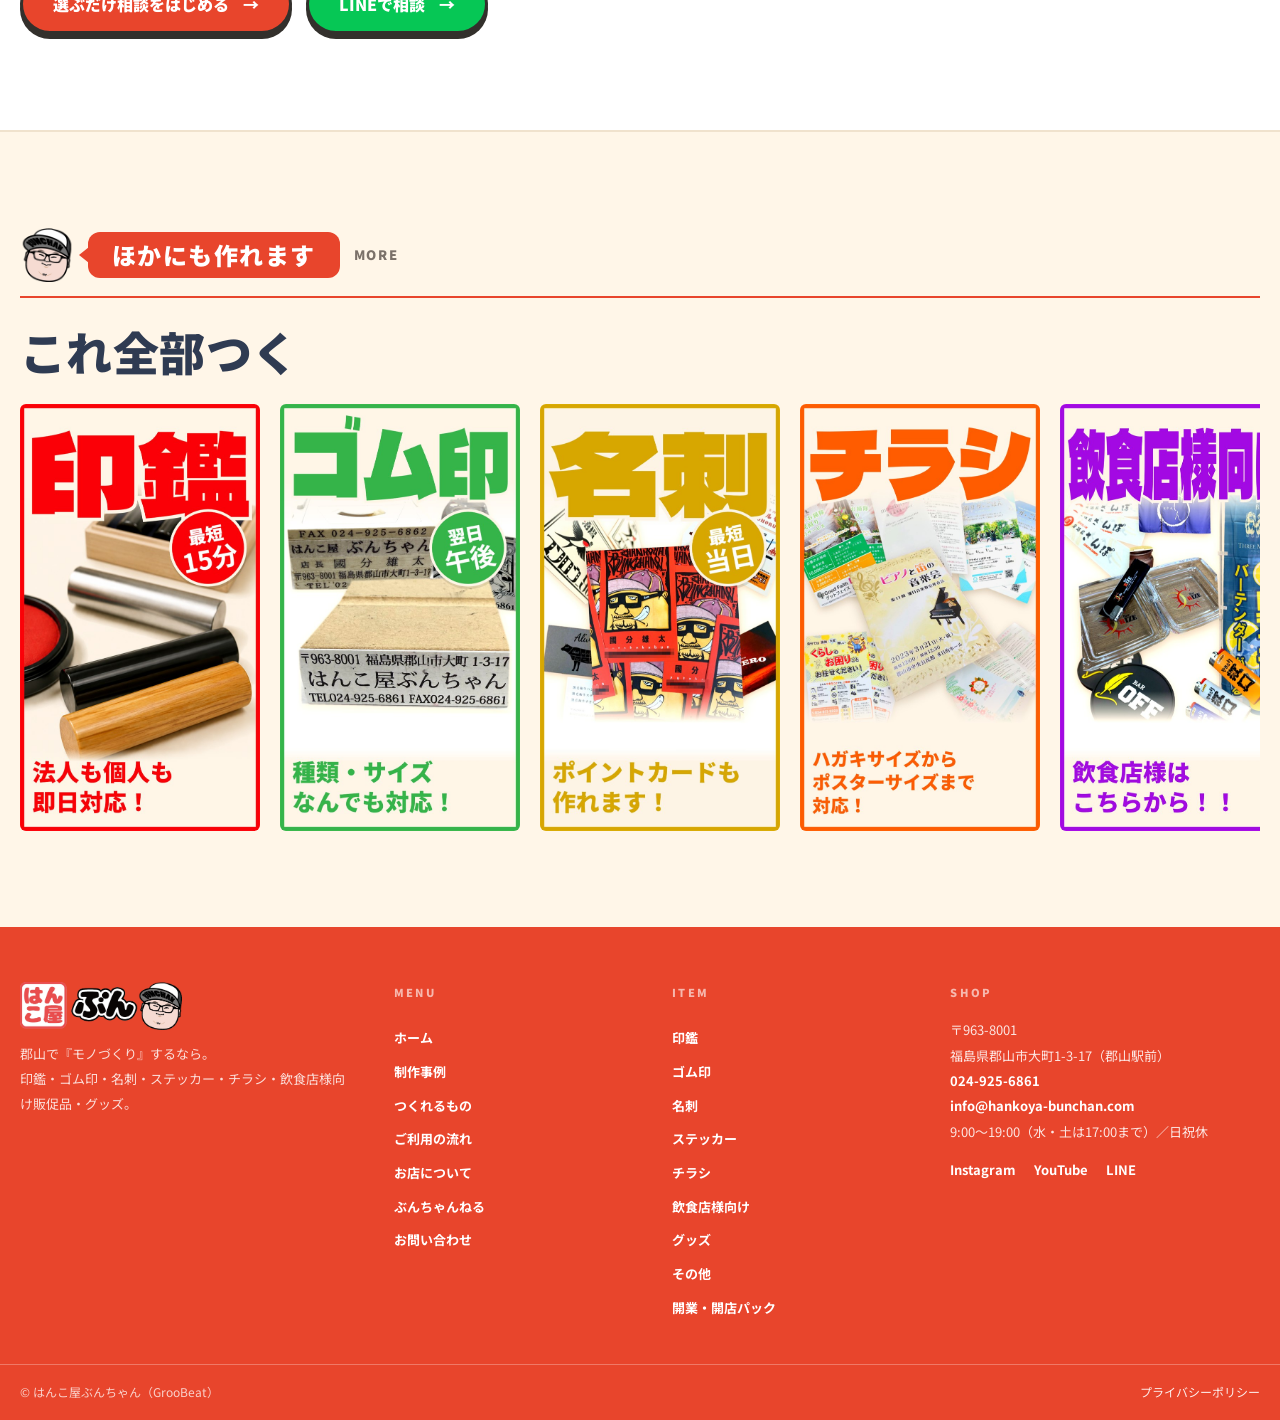
<file: sticker.html>
<!doctype html>
<html lang="ja">
<head>
  <meta charset="utf-8">
  <meta name="viewport" content="width=device-width, initial-scale=1">
  <!-- ★公開時に必ず削除すること（CHECKLIST_KOKAI対象） -->
  <meta name="robots" content="noindex,nofollow">
  <title>ステッカー・シールの製作｜郡山のはんこ屋ぶんちゃん</title>
  <meta name="description" content="お店のノベルティ用から車に貼る屋外用まで、幅広いステッカーを郡山駅前で製作します。1枚から大ロットまで。">
  <link rel="canonical" href="https://hankoya-bunchan.com/sticker.html">
  <link rel="icon" href="img/favicon-32.png" sizes="32x32" type="image/png">
  <link rel="icon" href="img/favicon-192.png" sizes="192x192" type="image/png">
  <link rel="apple-touch-icon" href="img/apple-touch-icon.png">
  <meta property="og:type" content="article">
  <meta property="og:title" content="ステッカー・シールの製作｜郡山のはんこ屋ぶんちゃん">
  <meta property="og:description" content="お店のノベルティ用から車に貼る屋外用まで、幅広いステッカーを郡山駅前で製作します。1枚から大ロットまで。">
  <meta property="og:url" content="https://bunchan-groobeat.github.io/hankoya-bunchan-hp/sticker.html">
  <meta property="og:locale" content="ja_JP">
  <meta property="og:image" content="https://bunchan-groobeat.github.io/hankoya-bunchan-hp/img/ogp.jpg">
  <meta property="og:image:width" content="1200">
  <meta property="og:image:height" content="630">
  <meta property="og:image:alt" content="はんこ屋ぶんちゃん これ全部つくれます！">
  <meta name="twitter:card" content="summary_large_image">
  <meta name="twitter:image" content="https://bunchan-groobeat.github.io/hankoya-bunchan-hp/img/ogp.jpg">
  <link rel="preconnect" href="https://fonts.googleapis.com">
  <link rel="preconnect" href="https://fonts.gstatic.com" crossorigin>
  <link href="https://fonts.googleapis.com/css2?family=Noto+Sans+JP:wght@400;500;700;900&display=swap" rel="stylesheet">
  <script type="application/ld+json">
  {
    "@context": "https://schema.org",
    "@type": "BreadcrumbList",
    "itemListElement": [
      { "@type": "ListItem", "position": 1, "name": "ホーム", "item": "https://hankoya-bunchan.com/" },
      { "@type": "ListItem", "position": 2, "name": "ステッカー", "item": "https://hankoya-bunchan.com/sticker.html" }
    ]
  }
  </script>
  <script type="application/ld+json">
{
  "@context": "https://schema.org",
  "@type": "Service",
  "name": "ステッカー・シールの製作",
  "serviceType": "ステッカー・シールの製作",
  "provider": {
    "@type": "Store",
    "name": "はんこ屋ぶんちゃん",
    "telephone": "+81-24-925-6861",
    "address": {
      "@type": "PostalAddress",
      "postalCode": "963-8001",
      "addressRegion": "福島県",
      "addressLocality": "郡山市",
      "streetAddress": "大町1-3-17",
      "addressCountry": "JP"
    },
    "hasMap": "https://share.google/TN5vIBhqydpP0uvWV",
    "image": "https://hankoya-bunchan.com/img/ogp.jpg"
  },
  "areaServed": {
    "@type": "City",
    "name": "郡山市"
  },
  "url": "https://hankoya-bunchan.com/sticker.html",
  "offers": {
    "@type": "Offer",
    "priceCurrency": "JPY",
    "price": "3000",
    "valueAddedTaxIncluded": false,
    "description": "ノベルティ用 60×60mm・100枚（税別・2026年8月時点の目安）",
    "url": "https://hankoya-bunchan.com/sticker.html"
  }
}
  </script>
  <script type="application/ld+json">
{
  "@context": "https://schema.org",
  "@type": "FAQPage",
  "mainEntity": [
    {
      "@type": "Question",
      "name": "ステッカーは1枚から作れますか？",
      "acceptedAnswer": {
        "@type": "Answer",
        "text": "はい。1枚から大ロットまで承ります。"
      }
    },
    {
      "@type": "Question",
      "name": "値段はどれくらいですか？",
      "acceptedAnswer": {
        "@type": "Answer",
        "text": "ノベルティ用 60×60mm・100枚で3,000円（税別）が目安です。枚数が多いほどお値引きになります。2026年8月時点の目安です。"
      }
    },
    {
      "@type": "Question",
      "name": "屋外に貼っても大丈夫ですか？",
      "acceptedAnswer": {
        "@type": "Answer",
        "text": "屋内用と屋外用（耐候）をご用途で選べます。屋外用は1枚からお作りできます。形も四角・丸・型抜き（自由な形）から選べます。"
      }
    },
    {
      "@type": "Question",
      "name": "支払いはいつしますか？",
      "acceptedAnswer": {
        "@type": "Answer",
        "text": "お受け取りのときで結構です。前払いは不要で、現金・クレジットカードがお使いいただけます。"
      }
    }
  ]
}
  </script>
  <link rel="stylesheet" href="style.css?v=20260904r">
</head>
<body>
  <main>
    <div class="header-bar">
    <div class="container">
      <header class="header">
        <p class="logo"><a href="index.html"><img src="img/app-logo.png" alt="はんこ屋ぶんちゃん" width="900" height="266"></a></p>

        <button class="nav-toggle" type="button" id="navToggle" aria-expanded="false" aria-controls="globalNav" aria-label="メニューを開く">
          <span></span><span></span><span></span>
        </button>

        <nav class="gnav" id="globalNav" aria-label="サイト内メニュー">
          <div class="gnav-main">
            <a href="index.html"><span class="gm-en">Home</span><span class="gm-ja">ホーム</span></a>
            <a href="index.html#works"><span class="gm-en">Works</span><span class="gm-ja">制作事例</span></a>
            <a href="index.html#tsukureru"><span class="gm-en">Items</span><span class="gm-ja">つくれるもの</span></a>
            <a href="index.html#flow"><span class="gm-en">Flow</span><span class="gm-ja">ご利用の流れ</span></a>
            <a href="index.html#about"><span class="gm-en">About</span><span class="gm-ja">お店について</span></a>
            <a href="index.html#youtube"><span class="gm-en">Movie</span><span class="gm-ja">ぶんちゃんねる</span></a>
            <a href="app.html"><span class="gm-en">App</span><span class="gm-ja">アプリ</span></a>
            <a href="kaigyo.html"><span class="gm-en">Opening</span><span class="gm-ja">開業パック</span></a>
            <a href="index.html#contact-title"><span class="gm-en">Contact</span><span class="gm-ja">お問い合わせ</span></a>
          </div>
          <div class="gnav-sub">
            <p class="gnav-label">ITEM</p>
            <div class="gnav-items">
              <a href="inkan.html">印鑑</a>
              <a href="gomuin.html">ゴム印</a>
              <a href="meishi.html">名刺</a>
              <a href="sticker.html">ステッカー</a>
              <a href="flyer.html">チラシ</a>
              <a href="poster.html">飲食店様向け</a>
              <a href="goods.html">グッズ</a>
              <a href="other.html">その他</a>
              <a href="kaigyo.html">開業・開店パック</a>
            </div>
          </div>
          <div class="gnav-foot">
            <a class="gnav-line" href="https://lin.ee/Q52XPutI" target="_blank" rel="noopener">LINEで相談</a>
            <a class="gnav-tel" href="tel:0249256861">024-925-6861</a>
          </div>
        </nav>

        <div class="header-note">郡山駅前で創業11年</div>
      </header>
    </div>
    </div>

    <!-- 品目の看板 -->
    <section class="pg-hero" style="--neon: #1e86d6">
      <div class="container pg-hero-inner">
        <!-- ★横バンドは tools\band8.ps1 で card-sticker.png から自動生成（band-sticker.jpg） -->
        <img class="pg-band" src="img/hero-sticker.jpg" alt="ステッカー" width="800" height="1422" fetchpriority="high">
        <div class="pg-lead">
          <p class="pg-crumb"><a href="index.html">ホーム</a> ／ ステッカー</p>
          <h1 class="pg-title">ステッカー</h1>
          <p class="pg-text">お店のノベルティ用から、車などに貼る屋外用まで幅広く作れます。形もサイズも自由。1枚から大ロットまでお受けします。</p>
          <div class="pg-actions">
            <a class="cta" href="https://bunchan-groobeat.github.io/bunchan-hearing/?s=sticker" target="_blank" rel="noopener">選ぶだけ相談（2〜3分）</a>
            <a class="cta cta-line" href="https://lin.ee/Q52XPutI" target="_blank" rel="noopener">LINEで相談</a>
          </div>
          <p class="opening-safe">お見積り無料／1点からOK／はじめての方も歓迎です</p>
        </div>
      </div>
    </section>

    <!-- こんなのが作れます -->
    <section class="section reveal" id="can" aria-labelledby="can-title">
      <div class="container">
        <p class="eyebrow"><span class="eb-en">ITEMS</span><span class="eb-ja">こんなのが作れます</span></p>
        <h2 class="section-title" id="can-title">ステッカーで、<br>できること。</h2>
        <ul class="item-list">
          <!-- ★2026-09-01 社長指示で4項目とも見出し・文言を差し替え（旧＝お店のロゴステッカー／車両用／カットステッカー／シール・ラベル）。
               並び順は元のまま（入れ替えの指示は無かったため触っていない）。 -->
          <li>
            <h3>データなくても作りたい！大丈夫です！！</h3>
            <p>作りたいイメージがあればデータ制作からも打ち合わせできます！！</p>
          </li>
          <li>
            <h3>オープン記念やノベルティーでの作成多いです！！</h3>
            <p>オープン記念や通常ノベルティーのお渡し用にお店のロゴステッカーなど制作多いです。</p>
          </li>
          <li>
            <h3>商品ラベル・パッケージシールも作れます！</h3>
            <p>商品に貼り付けるシールも沢山種類制作できます！冷蔵用などステッカーも対応できます！</p>
          </li>
          <li>
            <h3>車やバイクに貼りたい！お店の看板にしたい！も作れます！</h3>
            <p>屋外用のステッカー・サイズも種類も沢山選べます！</p>
          </li>
        </ul>
      </div>
    </section>

    <!-- 制作事例 -->
    <section class="section warm reveal" id="works" aria-labelledby="works-title">
      <div class="container">
        <p class="eyebrow"><span class="eb-en">WORKS</span><span class="eb-ja">制作事例</span></p>
        <h2 class="section-title" id="works-title">作ってきたものが、<br>信用のすべてです。</h2>
        <p class="section-lead">これまでにお作りしたステッカーの実例です。</p>
        <!-- ★写真は img/works-sticker-1.jpg 〜 -6.jpg を置くと入ります -->
        <div class="works-grid" data-works="sticker">
          <div class="works-cell" style="background-image:url('img/works-sticker-1.jpg')" role="img" aria-label="ステッカーの制作事例 1"></div>
          <div class="works-cell" style="background-image:url('img/works-sticker-2.jpg')" role="img" aria-label="ステッカーの制作事例 2"></div>
          <div class="works-cell" style="background-image:url('img/works-sticker-3.jpg')" role="img" aria-label="ステッカーの制作事例 3"></div>
          <div class="works-cell" style="background-image:url('img/works-sticker-4.jpg')" role="img" aria-label="ステッカーの制作事例 4"></div>
          <div class="works-cell" style="background-image:url('img/works-sticker-5.jpg')" role="img" aria-label="ステッカーの制作事例 5"></div>
          <div class="works-cell" style="background-image:url('img/works-sticker-6.jpg')" role="img" aria-label="ステッカーの制作事例 6"></div>
        </div>
      </div>
    </section>

    <!-- 仕様・納期 -->
    <section class="section reveal" aria-labelledby="spec-title">
      <div class="container">
        <p class="eyebrow"><span class="eb-en">SPEC</span><span class="eb-ja">仕様・納期</span></p>
        <h2 class="section-title" id="spec-title">ステッカーの詳しいこと。</h2>
        <dl class="spec">
            <div class="spec-row"><dt>ロット</dt><dd>1枚から大ロットまで</dd></div>
            <div class="spec-row"><dt>形</dt><dd>四角・丸・型抜き（自由な形）</dd></div>
            <div class="spec-row"><dt>素材</dt><dd>屋内用／屋外用（耐候）をご用途で選びます</dd></div>
            <div class="spec-row"><dt>サイズ</dt><dd>ご指定いただけます</dd></div>
            <div class="spec-row"><dt>価格の目安</dt><dd>
              <ul class="price-list">
                <li><span>ノベルティ用 60×60mm・100枚</span><b>3,000円</b></li>
              </ul>
              <small>※税別。屋外用（耐候）は1枚からお作りできます。枚数が多いほどお値引きになります。2026年8月時点の目安です。</small>
            </dd></div>
            <div class="spec-row"><dt>お支払い</dt><dd>お受け取りのときで結構です（前払い不要）。現金・クレジットカードがお使いいただけます</dd></div>
        </dl>
      </div>
    </section>

    <!-- お見積り -->
        <!-- よくあるご質問（構造化データと同じ内容を必ず画面にも出す。2026-08-26 監査対応） -->
    <section class="section warm reveal" aria-labelledby="faq-title">
      <div class="container">
        <p class="eyebrow"><span class="eb-en">FAQ</span><span class="eb-ja">よくあるご質問</span></p>
        <h2 class="section-title" id="faq-title">よくいただくご質問。</h2>
        <div class="faq-list">
          <div class="faq-item">
            <p class="faq-q">ステッカーは1枚から作れますか？</p>
            <p class="faq-a">はい。1枚から大ロットまで承ります。</p>
          </div>
          <div class="faq-item">
            <p class="faq-q">値段はどれくらいですか？</p>
            <p class="faq-a">ノベルティ用 60×60mm・100枚で3,000円（税別）が目安です。枚数が多いほどお値引きになります。2026年8月時点の目安です。</p>
          </div>
          <div class="faq-item">
            <p class="faq-q">屋外に貼っても大丈夫ですか？</p>
            <p class="faq-a">屋内用と屋外用（耐候）をご用途で選べます。屋外用は1枚からお作りできます。形も四角・丸・型抜き（自由な形）から選べます。</p>
          </div>
          <div class="faq-item">
            <p class="faq-q">支払いはいつしますか？</p>
            <p class="faq-a">お受け取りのときで結構です。前払いは不要で、現金・クレジットカードがお使いいただけます。</p>
          </div>
        </div>
      </div>
    </section>

<section class="section reveal" id="estimate" aria-labelledby="est-title">
      <div class="container">
        <p class="eyebrow"><span class="eb-en">ESTIMATE</span><span class="eb-ja">お見積り</span></p>
        <h2 class="section-title" id="est-title">質問に選んで答えるだけ。<br>2〜3分でまとまります。</h2>
        <ol class="flow">
          <li class="flow-step"><span class="flow-num">1</span><h3>選ぶだけ相談を開く</h3><p>ステッカーの質問に、選んで答えていくだけです。</p></li>
          <li class="flow-step"><span class="flow-num">2</span><h3>内容がまとまる</h3><p>答えた内容が、そのまま伝わる形に整います。</p></li>
          <li class="flow-step"><span class="flow-num">3</span><h3>LINEで送る</h3><p>ボタンひとつでLINEに貼り付けて送れます。</p></li>
          <li class="flow-step"><span class="flow-num">4</span><h3>お見積りをご連絡</h3><p>内容を確認して、金額と納期をお伝えします。無料です。</p></li>
        </ol>
        <div class="pg-actions" style="margin-top:28px">
          <a class="cta" href="https://bunchan-groobeat.github.io/bunchan-hearing/?s=sticker" target="_blank" rel="noopener">選ぶだけ相談をはじめる</a>
          <a class="cta cta-line" href="https://lin.ee/Q52XPutI" target="_blank" rel="noopener">LINEで相談</a>
        </div>
      </div>
    </section>

    <!-- ほかの品目へ -->
    <section class="section warm reveal" aria-labelledby="others-title">
      <div class="container">
        <p class="eyebrow"><span class="eb-en">MORE</span><span class="eb-ja">ほかにも作れます</span></p>
        <h2 class="section-title" id="others-title">これ全部つくれます！</h2>
        <div class="carousel">
          <div class="carousel-track" id="carouselTrack">
            <a class="ci" href="inkan.html" aria-label="印鑑のページを見る"><img class="ci-img" src="img/card-inkan.jpg" alt="印鑑" loading="lazy" width="675" height="1200"></a>
            <a class="ci" href="gomuin.html" aria-label="ゴム印のページを見る"><img class="ci-img" src="img/card-gomuin.jpg" alt="ゴム印" loading="lazy" width="675" height="1200"></a>
            <a class="ci" href="meishi.html" aria-label="名刺のページを見る"><img class="ci-img" src="img/card-meishi.jpg" alt="名刺" loading="lazy" width="675" height="1200"></a>
            <a class="ci" href="flyer.html" aria-label="チラシのページを見る"><img class="ci-img" src="img/card-flyer.jpg" alt="チラシ" loading="lazy" width="675" height="1200"></a>
            <a class="ci" href="poster.html" aria-label="飲食店様向けのページを見る"><img class="ci-img" src="img/card-poster.jpg" alt="飲食店様向け" loading="lazy" width="675" height="1200"></a>
            <a class="ci" href="goods.html" aria-label="グッズのページを見る"><img class="ci-img" src="img/card-goods.jpg" alt="グッズ" loading="lazy" width="675" height="1200"></a>
            <a class="ci" href="other.html" aria-label="その他のページを見る"><img class="ci-img" src="img/card-other.jpg" alt="その他" loading="lazy" width="675" height="1200"></a>
          </div>
        </div>
      </div>
    </section>
  </main>

  <!-- ★全ページ共通：常に出るお問い合わせバー（LINE・電話） -->
  <div class="contact-bar" id="contactBar">
    <a class="cb-line" href="https://lin.ee/Q52XPutI" target="_blank" rel="noopener">
      <span class="cb-icon" aria-hidden="true">
        <svg viewBox="0 0 24 24" width="22" height="22" fill="currentColor"><path d="M12 3C6.9 3 2.8 6.3 2.8 10.4c0 3.7 3.3 6.8 7.7 7.4.3.06.7.2.8.46.1.24.07.6.03.85l-.13.78c-.04.23-.18.9.79.49.97-.4 5.24-3.09 7.15-5.29 1.32-1.45 1.95-2.92 1.95-4.69C21.2 6.3 17.1 3 12 3z"/></svg>
      </span>
      <span class="cb-text"><b>LINEで相談</b><small>写真を送るだけでもOK</small></span>
    </a>
    <a class="cb-tel" href="tel:0249256861">
      <span class="cb-icon" aria-hidden="true">
        <svg viewBox="0 0 24 24" width="22" height="22" fill="none" stroke="currentColor" stroke-width="2.2" stroke-linecap="round" stroke-linejoin="round"><path d="M22 16.92v3a2 2 0 0 1-2.18 2 19.79 19.79 0 0 1-8.63-3.07 19.5 19.5 0 0 1-6-6A19.79 19.79 0 0 1 2.08 4.18 2 2 0 0 1 4.06 2h3a2 2 0 0 1 2 1.72c.13.96.36 1.9.7 2.81a2 2 0 0 1-.45 2.11L8.09 9.91a16 16 0 0 0 6 6l1.27-1.27a2 2 0 0 1 2.11-.45c.91.34 1.85.57 2.81.7A2 2 0 0 1 22 16.92z"/></svg>
      </span>
      <span class="cb-text"><b>024-925-6861</b><small>9:00〜19:00（水土17:00）日祝休</small></span>
    </a>
  </div>

  <footer>
    <div class="container footer-inner">
      <div class="f-brand">
        <p class="f-name"><img src="img/app-logo.png" alt="はんこ屋ぶんちゃん" width="900" height="266"></p>
        <p class="f-tagline">郡山で『モノづくり』するなら。<br>印鑑・ゴム印・名刺・ステッカー・チラシ・飲食店様向け販促品・グッズ。</p>
      </div>

      <nav class="f-nav" aria-label="フッターメニュー">
        <p class="f-label">MENU</p>
        <a href="index.html">ホーム</a>
        <a href="index.html#works">制作事例</a>
        <a href="index.html#tsukureru">つくれるもの</a>
        <a href="index.html#flow">ご利用の流れ</a>
        <a href="index.html#about">お店について</a>
        <a href="index.html#youtube">ぶんちゃんねる</a>
        <a href="index.html#contact-title">お問い合わせ</a>
      </nav>

      <nav class="f-nav" aria-label="品目メニュー">
        <p class="f-label">ITEM</p>
        <a href="inkan.html">印鑑</a>
        <a href="gomuin.html">ゴム印</a>
        <a href="meishi.html">名刺</a>
        <a href="sticker.html">ステッカー</a>
        <a href="flyer.html">チラシ</a>
        <a href="poster.html">飲食店様向け</a>
        <a href="goods.html">グッズ</a>
        <a href="other.html">その他</a>
        <a href="kaigyo.html">開業・開店パック</a>
      </nav>

      <div class="f-info">
        <p class="f-label">SHOP</p>
        <p class="f-address">
          〒963-8001<br>福島県郡山市大町1-3-17（郡山駅前）<br>
          <a href="tel:0249256861">024-925-6861</a><br>
          <a href="mailto:info@hankoya-bunchan.com">info@hankoya-bunchan.com</a><br>
          9:00〜19:00（水・土は17:00まで）／日祝休
        </p>
        <p class="f-sns">
          <a href="https://www.instagram.com/hankoya_bunchan" target="_blank" rel="noopener">Instagram</a>
          <a href="https://www.youtube.com/@bunchannel2025" target="_blank" rel="noopener">YouTube</a>
          <a href="https://lin.ee/Q52XPutI" target="_blank" rel="noopener">LINE</a>
        </p>
      </div>
    </div>

    <div class="container footer-bottom">
      <span>&copy; はんこ屋ぶんちゃん（GrooBeat）</span>
      <a href="privacy.html">プライバシーポリシー</a>
    </div>
  </footer>

  <script src="script.js?v=20260904r" defer></script>
</body>
</html>
</file>
<file: style.css>
:root {
      --white: #ffffff;
      --warm: #fff6e8;
      --navy: #2f3b52;
      --red: #e8452c;
      --sun: #ffc93c;
      --sky: #3ba7d6;
      --text: #33302c;
      --muted: #7b7169;
      --line: #f0e2cd;
      --photo: #f2e7d6;
      --radius: 20px;
      /* PCで小さく見える対策：1080→1280に拡大（2026-08-24 社長指摘） */
      --container: 1280px;
    }

    * { box-sizing: border-box; }
    /* 流れるカードなど、はみ出す仕掛けが横スクロールを生まないようにする。
       🔴★2026-09-01 修正: html と body の**両方**に overflow-x:hidden を書いていたため、
          Chrome でスクロールの基準がおかしくなり、**ページ内リンクが1つも効かなくなっていた**。
          ナビの「制作事例」「ぶんちゃんねる」等を押しても、画面はトップのまま動かない。
          実測＝`document.querySelector('#youtube').scrollIntoView()` を手で呼んでも scrollY が
          115 から1pxも動かなかった（目的地はページ内 12841px）。
          → html 側は overflow-x を書かない。body 側は `clip` にする。
            `clip` は `hidden` と違ってスクロールの入れ物を作らないので、この事故が起きない。
            （Safari 16 以前は clip 非対応なので hidden にそっと戻る書き方にしてある） */
    html { scroll-behavior: smooth; }
    body {
      margin: 0;
      overflow-x: hidden;
      overflow-x: clip;
      color: var(--text);
      background: var(--white);
      /* ★カード画像（マーシー納品）と同じ極太の角ゴシックに統一 */
      font-family: "Noto Sans JP", "Hiragino Sans", "Yu Gothic", "Meiryo", sans-serif;
      font-size: 16px;
      line-height: 1.9;
      -webkit-font-smoothing: antialiased;
    }
    a { color: inherit; }
    img { max-width: 100%; }
    h1, h2, h3, p { margin-top: 0; }
    h1, h2, h3 {
      font-family: "Noto Sans JP", "Hiragino Sans", "Yu Gothic", "Meiryo", sans-serif;
      font-weight: 900;
      letter-spacing: .01em;
      line-height: 1.35;
    }
    button, a { -webkit-tap-highlight-color: transparent; }
    :focus-visible { outline: 3px solid #b8351f; outline-offset: 3px; }
        /* 赤地・緑地の上では白で縁取る（2026-08-26 監査: コントラスト3:1未満だった）*/
        .header-bar :focus-visible,
        footer :focus-visible,
        .cta-line:focus-visible,
        .cb-line:focus-visible,
        .btn--line:focus-visible { outline-color: #ffffff; }

    .container { width: min(100%, calc(var(--container) + 40px)); margin-inline: auto; padding-inline: 20px; }
    /* ★セクションの区切りをはっきりさせる（2026-08-25 社長指示）
       上下の余白を広げ、境目に線を引き、白とクリームを交互にする */
    .section {
      padding-block: 96px;
      border-top: 2px solid var(--line);
    }
    .section:first-of-type { border-top: 0; }
    .warm { background: var(--warm); }
    @media (max-width: 760px) {
      .section { padding-block: 60px; }
    }
    /* 見出しラベル：★ぶんちゃんが吹き出しで話しかけている形
       （2026-08-25 社長「左にロゴ顔／赤枠を吹き出しにして、ロゴが伝えているように」） */
    .eyebrow {
      display: flex;
      align-items: center;
      gap: 14px;
      margin-bottom: 22px;
      /* 吹き出しの下に細い赤ライン（2026-08-25 社長指示） */
      padding: 0 0 14px;
      border-bottom: 2px solid var(--red);
      background: none;
      color: var(--text);
      font-weight: 900;
      transform: none;
    }
    /* 顔アイコン（img/face.png を差し替えるだけで変わります） */
    .eyebrow::before {
      content: "";
      width: 54px; height: 54px;
      flex: 0 0 54px;
      background: url("img/face.png") center/contain no-repeat;
    }
    /* 2026-08-27 社長指示：吹き出しの中を日本語（大）に、外へ英語（小）を出す。
       HTMLは英語→日本語の順のままなので order で並びを入れ替える（全11ページを触らずに済む） */
    .eb-ja {
      order: 1;
      position: relative;
      display: inline-block;
      padding: 11px 24px;
      background: var(--red);
      border-radius: 12px;
      color: #fff;
      font-size: 24px;
      font-weight: 900;
      line-height: 1;
      letter-spacing: .06em;
      white-space: nowrap;
    }
    /* 吹き出しのしっぽ（顔の方を向く） */
    .eb-ja::before {
      content: "";
      position: absolute;
      top: 50%;
      left: -9px;
      width: 0; height: 0;
      border-top: 8px solid transparent;
      border-bottom: 8px solid transparent;
      border-right: 10px solid var(--red);
      transform: translateY(-50%);
    }
    .eb-en {
      order: 2;
      color: var(--muted);
      font-size: 13px;
      font-weight: 900;
      letter-spacing: .14em;
      white-space: nowrap;
    }


    @media (max-width: 760px) {
      /* スマホでも見出しをしっかり見せる（2026-08-25 社長「各項目、もう少し大きくして」） */
      .eyebrow { gap: 10px; margin-bottom: 14px; }
      .eyebrow::before {
        width: 44px; height: 44px; flex-basis: 44px;
      }
      /* 長い日本語（はんこ屋ぶんちゃんねる 等）が390px幅で溢れるため、
         スマホでは吹き出しを詰め、英語は折り返して次の行へ逃がす */
      .eyebrow { flex-wrap: wrap; row-gap: 6px; }
      .eb-ja { padding: 9px 16px; font-size: 19px; letter-spacing: 0; border-radius: 9px; }
      .eb-en { font-size: 11px; letter-spacing: .12em; }
      /* 見出し・本文もひと回り大きく（clampを上書きするため個別指定） */
      /* ★2026-09-04 社長「文言スマホ版2列にして」→ 31px固定だと13文字の行（助けられて開いた店だから、）が折れて3〜4行になる。
         幅に応じて 6.7vw（390pxで26px・430pxで29px）。<br> で切った2行に収まる大きさ */
      .section-title, h2.section-title { font-size: clamp(22px, 6.7vw, 31px); margin-bottom: 16px; line-height: 1.35; }
      .section-lead { font-size: 15px; line-height: 1.95; }
      .contact h2 { font-size: 30px; }
      .item-list h3 { font-size: 17px; }
      .item-list p { font-size: 14px; }
      .flow-step h3 { font-size: 18px; }
      .flow-step p { font-size: 14px; }
      .faq-q { font-size: 16px; }
      .faq-a { font-size: 14px; }
      .story-copy p, .contact-info { font-size: 15px; }
    }
    .section-title { margin-bottom: 18px; color: var(--navy); font-size: clamp(28px, 4vw, 46px); }
    .section-lead { max-width: 680px; color: var(--muted); }
    /* ポップ方針に統一（旧・明朝の差し込みは廃止） */
    .mincho { font-family: inherit; font-weight: 900; }
    .red { color: var(--red); }

    .photo-placeholder {
      display: grid;
      place-items: center;
      overflow: hidden;
      min-height: 300px;
      background: var(--photo);
      color: #686868;
      text-align: center;
      border-radius: var(--radius);
    }
    .photo-placeholder span {
      padding: 10px 14px;
      background: rgba(255,255,255,.74);
      font-size: 13px;
      font-weight: 700;
      line-height: 1.5;
    }

    .cta {
      display: inline-flex;
      min-height: 58px;
      align-items: center;
      justify-content: center;
      padding: 12px 30px;
      border: 3px solid var(--text);
      border-radius: 999px;
      box-shadow: 0 5px 0 var(--text);
      color: #fff;
      background: var(--red);
      font-weight: 900;
      text-decoration: none;
      transition: transform .12s ease, box-shadow .12s ease;
    }
    .cta::after { content: "→"; margin-left: 14px; }
    .cta:hover { transform: translateY(3px); box-shadow: 0 2px 0 var(--text); }
    .cta:active { transform: translateY(5px); box-shadow: none; }

    /* 1. FV（品目スライド） */
    .header {
      display: flex;
      min-height: 82px;
      align-items: center;
      justify-content: space-between;
      gap: 20px;
    }
    .logo { margin: 0; }
    .logo img { display: block; width: auto; height: 52px; }
    .header { position: relative; flex-wrap: wrap; }
    .gnav { display: flex; flex: 1; justify-content: center; gap: clamp(14px, 2.2vw, 34px); }
    .gnav a {
      position: relative;
      padding: 6px 0;
      color: var(--text);
      font-size: 15px;
      font-weight: 900;
      text-decoration: none;
      white-space: nowrap;
    }
    .gnav a::after {
      content: "";
      position: absolute;
      right: 0; bottom: 0; left: 0;
      height: 3px;
      background: var(--red);
      border-radius: 2px;
      transform: scaleX(0);
      transition: transform .18s ease;
    }
    .gnav a:hover::after { transform: scaleX(1); }

    /* スマホ用の三本線ボタン（PCでは隠す） */
    .nav-toggle {
      display: none;
      width: 46px;
      height: 46px;
      padding: 0;
      background: none;
      border: 0;
      cursor: pointer;
    }
    .nav-toggle span {
      display: block;
      width: 26px;
      height: 3px;
      margin: 5px auto;
      background: var(--text);
      border-radius: 2px;
      transition: transform .2s ease, opacity .2s ease;
    }
    .nav-toggle[aria-expanded="true"] span:nth-child(1) { transform: translateY(8px) rotate(45deg); }
    .nav-toggle[aria-expanded="true"] span:nth-child(2) { opacity: 0; }
    .nav-toggle[aria-expanded="true"] span:nth-child(3) { transform: translateY(-8px) rotate(-45deg); }

    .header-note {
      padding: 7px 16px;
      background: var(--sun);
      border-radius: 999px;
      color: var(--text);
      font-size: 12px;
      font-weight: 900;
      transform: rotate(1.5deg);
    }

    /* ===== ヘッダー =====
       PC＝ロゴ＋横並びナビ（三本線はスマホだけ。2026-08-24 社長指摘で戻した）
       スマホ＝ロゴ＋三本線で固定、開くと全画面の大文字メニュー */
    .header { justify-content: space-between; }
    .gnav-sub, .gnav-foot { display: none; }   /* PCでは出さない */
    .gnav-main { display: contents; }          /* PCでは横並びナビとして扱う */

    /* ===== ヘッダーは赤地（2026-08-24 社長指示）。ロゴと三本線は白に反転 =====
       ヘッダーを包む .container の左右余白ぶん、外へ広げて全幅の帯にする */
    /* ★赤帯は .header-bar（container の外側）が担当。.header 自体は中身の配置のみ */
    .header-bar { background: var(--red); }
    .header-bar > .container { display: block; }
    /* ロゴはアプリと同じカラー版（img/app-logo.png）。背景は透過のまま赤地に直接置く。
       ★印鑑の枠の中の白や、顔の白は残してある（2026-08-25 社長指示） */
    .logo img { height: 62px; }
    .f-name img { display: block; width: auto; height: 48px; }
    .nav-toggle span { background: #fff; }
    @media (max-width: 760px) {
      .logo img { height: 46px; }
      .f-name img { height: 40px; }
    }

    /* スマホはスクロールしても上に貼り付く（2026-08-24 社長指示）
       ★sticky では親（.container）の高さぶんしか効かないため fixed で固定する */
    @media (max-width: 760px) {
      /* 固定するのは赤帯ごと */
      .header-bar {
        position: fixed;
        top: 0; right: 0; left: 0;
        z-index: 800;
      }
      .header { min-height: 66px; padding-block: 8px; border-bottom: 0; }
      /* 固定したぶん、本文が隠れないよう上に余白 */
      body { padding-top: 66px; }
      /* 開いたメニューが画面から溢れないように */
      .gnav.is-open { max-height: calc(100vh - 84px); overflow-y: auto; }
    }
    /* PCのナビは白文字（赤地のため） */
    .gnav a { color: #fff; }
    .gnav a::after { background: #fff; }
    .header-note { display: none; }

    /* ===== スマホ：開くと全画面の大文字メニュー（2026-08-24 社長指示：dub-design 風）===== */
    @media (max-width: 760px) {
      .nav-toggle { display: block; order: 2; position: relative; z-index: 810; }
      .gnav {
        display: none;
        position: fixed;
        top: 0; right: 0; bottom: 0; left: 0;
        z-index: 790;
        order: 3;
        width: auto;
        flex: none;
        flex-direction: column;
        gap: 0;
        padding: 88px 24px 40px;
        background: var(--white);
        overflow-y: auto;
        overscroll-behavior: contain;
      }
      .gnav.is-open { display: flex; }
      /* 英語（大）＋日本語（小）の2段組。2026-08-24 社長「タブみたいにスタイリッシュに」 */
      .gnav-main { display: grid; }
      .gnav-main a {
        display: flex;
        align-items: baseline;
        gap: 14px;
        padding: 15px 2px;
        border: 0;
        border-bottom: 1px solid var(--line);
        text-decoration: none;
      }
      .gnav-main a:last-child { border-bottom: 0; }
      /* ★2026-09-04 社長「ヘッダー英語と日本語入れ替え」→ 日本語を主（大）・英語を副（小）に。HTMLの順は英→日のまま、order で入れ替える */
      .gm-ja {
        order: 1;
        color: var(--red);
        font-size: clamp(26px, 6.6vw, 40px);
        font-weight: 900;
        line-height: 1;
        letter-spacing: .02em;
        white-space: nowrap;
      }
      .gm-en {
        order: 2;
        color: var(--muted);
        font-size: 12px;
        font-weight: 900;
        letter-spacing: .1em;
      }
      .gnav-sub { display: block; margin-top: 28px; padding-top: 22px; border-top: 2px solid var(--red); }
      .gnav-label { margin: 0 0 14px; color: var(--red); font-size: 11px; font-weight: 900; letter-spacing: .22em; }
      .gnav-items { display: grid; grid-template-columns: 1fr 1fr; gap: 10px; }
      .gnav-items a {
        padding: 10px 14px;
        background: #fffaf2;
        border: 2px solid var(--line);
        border-radius: 999px;
        color: var(--text);
        font-size: 14px;
        font-weight: 900;
        text-align: center;
      }
      .gnav-foot { display: grid; gap: 10px; margin-top: 30px; }
      .gnav-line, .gnav-tel {
        display: grid;
        place-items: center;
        min-height: 54px;
        border: 3px solid var(--text);
        border-radius: 999px;
        box-shadow: 0 4px 0 var(--text);
        color: #fff;
        font-size: 16px;
        font-weight: 900;
      }
      .gnav-line { background: #06c755; }
      .gnav-tel { background: var(--red); }
    }

    /* 1. オープニング看板 → 品目タイル */
    .hero { position: relative; overflow: hidden; padding-block: 30px 56px; background: var(--warm); }
    .opening { display: flex; flex-direction: column; align-items: center; gap: 16px; text-align: center; animation: openIn .7s ease both; }
    .opening-lead {
      display: inline-flex;
      margin: 0;
      padding: 8px 20px;
      background: var(--sky);
      border-radius: 999px;
      color: #fff;
      font-size: 14px;
      font-weight: 900;
      letter-spacing: .06em;
      transform: rotate(-1.5deg);
    }
    .opening-title {
      margin: 0;
      color: var(--navy);
      font-size: clamp(34px, 6.4vw, 76px);
      font-weight: 900;
      line-height: 1.3;
      letter-spacing: .01em;
    }
    .opening-title .pop { color: var(--red); text-shadow: 5px 5px 0 var(--sun); }
    .opening-note { max-width: 560px; margin: 0; color: var(--muted); font-size: 15px; }
    .opening-actions { display: flex; flex-wrap: wrap; justify-content: center; gap: 14px; margin-top: 6px; }
    .opening-safe { margin: 4px 0 0; color: var(--muted); font-size: 13px; font-weight: 700; }
    .cta-line { background: #06c755; }

    /* ===== 品目カード =====
       PC＝常時ゆっくり流れるスライド（2026-08-24 社長「前の方がいい。ゆっくり流れる感じ」）
          カードの大きさは5枚表示相当のまま。マウスが乗ると止まる。
       スマホ＝3列グリッド。 */
    .carousel { position: relative; margin-top: 22px; }
    /* 基本（スマホ）＝3列グリッド。複製カードは出さない */
    .carousel-track {
      display: grid;
      grid-template-columns: repeat(3, minmax(0, 1fr));
      gap: 8px;
      align-items: stretch;
    }
    .car-btn { display: none; }
    @media (max-width: 760px) {
      .carousel-track > [aria-hidden="true"] { display: none; }
    }

    /* PC＝ゆっくり流れる（5枚表示相当の大きさ）
       ★はみ出しは .carousel の overflow:hidden で隠す。body 側にも保険をかけてある */
    @media (min-width: 761px) {
      .carousel { overflow: hidden; }
      .carousel-track {
        display: flex;
        gap: 20px;
        width: max-content;
        animation: cardFlow var(--flow-duration, 70s) linear infinite;
      }
      .carousel:hover .carousel-track { animation-play-state: paused; }
      .carousel-track .ci { flex: 0 0 240px; width: 240px; }
    }
    @keyframes cardFlow {
      from { transform: translateX(0); }
      to { transform: translateX(calc(var(--flow-distance, 0px) * -1)); }
    }

    /* 見出し下の品目一覧（2026-08-24 社長指示）
       色は各カードの蛍光色（インラインの --c）に合わせ、ボタンは全て同サイズ */
    .item-nav {
      display: flex;
      flex-wrap: wrap;
      justify-content: center;
      gap: 8px;
      margin-top: 16px;
    }
    .item-nav a {
      display: grid;
      place-items: center;
      min-width: 104px;
      min-height: 34px;
      padding: 4px 14px;
      background: #fff;
      border: 2px solid var(--c, var(--text));
      border-radius: 999px;
      box-shadow: 0 2px 0 var(--c, var(--text));
      color: var(--c, var(--text));
      font-size: 13px;
      font-weight: 900;
      white-space: nowrap;
      text-decoration: none;
      transition: transform .12s ease, box-shadow .12s ease;
    }
    .item-nav a:hover { transform: translateY(1px); box-shadow: 0 1px 0 var(--c, var(--text)); }
    /* スマホでは品目ボタンは出さない（2026-08-24 社長指示。3列のカード一覧が既に一覧の役を担う） */
    @media (max-width: 760px) {
      .item-nav { display: none; }
    }

    /* 「これ全部つくれます！」の上のキャッチ（2026-08-24 社長指示） */
    .hero-catch {
      margin: 0 0 6px;
      color: var(--navy);
      font-size: clamp(18px, 2.6vw, 32px);
      font-weight: 900;
      line-height: 1.5;
      letter-spacing: .01em;
      text-align: center;
    }
    /* 2語を一回り大きく。モノづくり＝赤、はんこ屋ぶんちゃん＝黒（2026-08-24 社長指示） */
    .hc-big { font-size: 1.35em; font-weight: 900; }
    .hc-red { color: var(--red); }
    .hc-black { color: var(--text); }
    .hc-br { display: none; }
    @media (max-width: 760px) {
      /* スマホは行間・字間・上下の余白を詰める（2026-08-24 社長指示） */
      .hero-catch { font-size: 16px; line-height: 1.25; letter-spacing: -.01em; margin-bottom: 0; }
      .hc-big { font-size: 1.28em; }
      .hc-br { display: inline; }
      .tiles-head { margin-top: 2px; margin-bottom: 8px; }
    }

    /* ===== クチコミ：自動でゆっくり流れる（2026-08-25 社長指示）=====
       品目カードと同じ考え方。途切れないよう同じ並びをもう1組つくり、
       マウスを乗せると止まる。 */
    .voices { position: relative; overflow: hidden; max-width: 100%; }
    .voices-track {
      display: flex;
      gap: 20px;
      width: max-content;
      padding: 6px 2px 10px;
      animation: voiceFlow var(--voice-duration, 90s) linear infinite;
    }
    .voices:hover .voices-track { animation-play-state: paused; }
    @keyframes voiceFlow {
      from { transform: translateX(0); }
      to { transform: translateX(calc(var(--voice-distance, 0px) * -1)); }
    }
    .voice {
      display: grid;
      grid-template-rows: auto 1fr auto;
      gap: 14px;
      flex: 0 0 340px;
      width: 340px;
      margin: 0;
      padding: 26px 24px;
      background: #fff;
      border: 3px solid var(--text);
      border-radius: var(--radius);
      box-shadow: 0 6px 0 var(--text);
    }
    .v-head { display: flex; align-items: center; gap: 12px; }
    .v-avatar {
      display: grid;
      place-items: center;
      width: 46px; height: 46px;
      flex: 0 0 46px;
      background: var(--sky);
      border-radius: 50%;
      color: #fff;
      font-size: 18px;
      font-weight: 900;
    }
    .v-name { display: block; font-size: 15px; font-weight: 900; }
    .v-when { display: block; color: var(--muted); font-size: 12px; }
    .v-text { margin: 0; font-size: 15px; line-height: 1.95; }
    .v-foot { display: flex; align-items: center; justify-content: space-between; }
    .v-stars { color: #f5b301; font-size: 17px; letter-spacing: .08em; }
    .v-g {
      display: grid; place-items: center;
      width: 28px; height: 28px;
      border-radius: 50%;
      background: #fff;
      border: 2px solid var(--line);
      color: #4285f4;
      font-size: 15px; font-weight: 900;
    }
    /* 自動で流れるので矢印は出さない */
    .v-btn { display: none; }
    @media (max-width: 760px) {
      .voice { flex: 0 0 280px; width: 280px; padding: 22px 18px; }
    }

    /* ===== YouTube（2026-08-25 社長指示：特別な背景はやめ、他の項目と同じ扱いに）===== */
    .yt-stats { display: flex; flex-wrap: wrap; gap: 12px 34px; margin: 26px 0 26px; }
    .yt-stat { display: grid; color: var(--text); font-size: 15px; font-weight: 700; }
    .yt-stat b { color: var(--red); font-size: 30px; font-weight: 900; line-height: 1.1; }
    .yt-stat small { color: var(--muted); font-size: 12px; font-weight: 700; }
    .yt-cta { background: #ff0000; }
    .sns-single { grid-template-columns: 1fr; max-width: 640px; }
    @media (max-width: 760px) {
      .yt-stats { gap: 10px 22px; margin: 20px 0 20px; }
      .yt-stat b { font-size: 26px; }
      .yt-cta { width: 100%; }
    }

    /* ===== お問い合わせ（2026-08-24 社長指示：dub-design 参考。メール対応）===== */
    /* ===== 文書ページ（プライバシーポリシー等）2026-08-25 ===== */
    .doc { max-width: 820px; }
    .doc-lead { margin: 0 0 40px; color: var(--muted); font-size: 15px; line-height: 2; }
    .doc h2 {
      margin: 40px 0 14px;
      padding-left: 14px;
      border-left: 6px solid var(--red);
      color: var(--navy);
      font-size: 20px;
      font-weight: 900;
      line-height: 1.4;
    }
    .doc p { margin: 0 0 14px; font-size: 15px; line-height: 2; }
    .doc ul { margin: 0 0 18px; padding-left: 1.4em; }
    .doc li { margin-bottom: 8px; font-size: 15px; line-height: 1.9; }
    .doc a { color: var(--red); font-weight: 700; }
    /* ★.doc a の赤文字がボタンの白文字を上書きして「赤地に赤文字」で消えていた
       （2026-08-27 社長がスマホで発見）。ボタンだけは自前の色に戻す */
    .doc a.cta { color: #fff; }
    .doc a.cta-second { color: var(--text); }
    .doc a.cta-line { color: #fff; }
    .doc-contact {
      padding: 22px 24px;
      background: #fff;
      border: 3px solid var(--text);
      border-radius: var(--radius);
      box-shadow: 0 5px 0 var(--text);
    }
    .doc-date { margin-top: 34px; color: var(--muted); font-size: 13px; }
    @media (max-width: 760px) {
      .doc h2 { font-size: 17px; margin-top: 32px; }
      .doc p, .doc li { font-size: 14px; }
      .doc-contact { padding: 18px 16px; }
    }

    /* ===== 品目ごとの納期（2026-08-25 社長指示）===== */
    .speed-list { display: grid; grid-template-columns: repeat(3, 1fr); gap: 18px; margin-top: 34px; }
    .sp-item {
      padding: 24px 22px;
      background: #fff;
      border: 3px solid var(--text);
      border-radius: var(--radius);
      box-shadow: 0 6px 0 var(--text);
    }
    .sp-name {
      margin: 0 0 14px;
      padding-bottom: 10px;
      border-bottom: 2px solid var(--red);
      color: var(--navy);
      font-size: 20px;
      font-weight: 900;
    }
    .sp-rows { margin: 0; padding: 0; list-style: none; display: grid; gap: 10px; }
    .sp-rows li { display: flex; align-items: baseline; justify-content: space-between; gap: 12px; }
    .sp-label { color: var(--muted); font-size: 14px; font-weight: 700; }
    .sp-time { color: var(--red); font-size: 20px; font-weight: 900; white-space: nowrap; }
    .sp-note { margin: 12px 0 0; color: var(--muted); font-size: 12px; line-height: 1.7; }
    .speed-other { margin: 26px 0 0; font-size: 15px; line-height: 2; }
    @media (max-width: 760px) {
      .speed-list { grid-template-columns: 1fr; gap: 12px; margin-top: 26px; }
      .sp-item { padding: 20px 18px; }
      .sp-name { font-size: 18px; }
      .sp-time { font-size: 19px; }
      .speed-other { font-size: 14px; }
    }

    /* ===== 価格の目安リスト（2026-08-26 社長ヒアリング反映）===== */
    .price-list { margin: 0 0 8px; padding: 0; list-style: none; display: grid; gap: 8px; max-width: 380px; }
    .price-list li {
      display: flex;
      align-items: baseline;
      justify-content: space-between;
      gap: 14px;
      padding-bottom: 6px;
      border-bottom: 1px dashed var(--line);
    }
    .price-list span { font-size: 14px; font-weight: 700; }
    .price-list b { color: var(--red); font-size: 17px; font-weight: 900; white-space: nowrap; }

    /* 納期の但し書き（景表法まわりの注意書き。2026-08-25） */
    .speed-caution { margin: 28px 0 0; color: var(--muted); font-size: 12px; line-height: 1.9; }
    .speed-caution a { color: inherit; }
    .spec small, .spec-row small { display: inline-block; margin-top: 4px; color: var(--muted); font-size: 12px; line-height: 1.7; }

    .contact-lead { margin: 0 0 26px; color: var(--muted); font-size: 15px; line-height: 2; }

    /* 横長の相談ボタン（2026-08-25 社長指示・dub-design 参考） */
    .cta-rows { display: grid; gap: 14px; margin-bottom: 34px; }
    .cta-row {
      display: flex;
      align-items: center;
      gap: 16px;
      padding: 22px 24px;
      background: #fff;
      border: 3px solid var(--text);
      border-radius: 16px;
      box-shadow: 0 5px 0 var(--text);
      color: var(--text);
      text-decoration: none;
      transition: transform .15s ease, box-shadow .15s ease;
    }
    .cta-row:hover { transform: translateY(-2px); box-shadow: 0 8px 0 var(--text); }
    .cta-row-line { border-color: #06c755; box-shadow: 0 5px 0 #06c755; }
    .cta-row-line:hover { box-shadow: 0 8px 0 #06c755; }
    .cr-icon {
      display: grid;
      place-items: center;
      width: 46px; height: 46px;
      flex: 0 0 46px;
      background: #06c755;
      border-radius: 12px;
      color: #fff;
    }
    .cr-text { flex: 1; display: grid; gap: 5px; }
    .cr-text b { font-size: 16px; font-weight: 900; line-height: 1.5; }
    .cr-text small { color: var(--muted); font-size: 13px; line-height: 1.75; }
    .cr-go {
      display: grid;
      place-items: center;
      width: 46px; height: 46px;
      flex: 0 0 46px;
      background: var(--red);
      border-radius: 50%;
      color: #fff;
      font-size: 18px;
      font-weight: 900;
    }
    .cta-row-line .cr-go { background: #06c755; }
    @media (max-width: 760px) {
      .cta-row { gap: 12px; padding: 18px 16px; }
      .cr-icon, .cr-go { width: 40px; height: 40px; flex-basis: 40px; }
      .cr-text b { font-size: 14px; }
      .cr-text small { font-size: 12px; }
    }
    /* お問い合わせは1つの枠にまとめる（2026-08-25 社長指示） */
    /* ★2026-09-01 社長指示「メールで相談する の右横の空白が気になる」
       ＝枠は720px、器（.container）は1280pxで、左寄せだったため右に560pxの空きが出ていた。
       中央寄せにして左右均等にする。★720pxはフォームの1行が長くなりすぎない幅なので広げない
       （入力欄が1200px幅に伸びると、かえって読みにくく安っぽくなる）。 */
    .contact-one {
      max-width: 720px;
      margin-inline: auto;
      padding: 32px 30px;
      background: #fff;
      border: 3px solid var(--text);
      border-radius: var(--radius);
      box-shadow: 0 6px 0 var(--text);
    }
    .cs-divider { margin: 32px 0 26px; border-top: 2px solid var(--line); }
    .contact-one .cs-label { margin: 0 0 10px; font-size: 15px; font-weight: 900; }
    .contact-one .cs-info { margin: 0; }
    @media (max-width: 760px) {
      .contact-one { padding: 24px 18px; }
      .cs-divider { margin: 26px 0 22px; }
    }
    .cf-title {
      margin: 0 0 20px;
      padding-bottom: 14px;
      border-bottom: 2px solid var(--line);
      font-size: 20px;
      font-weight: 900;
    }
    .contact-form { display: grid; gap: 18px; }
    .cf-row { display: grid; gap: 8px; }
    .cf-label { color: var(--text); font-size: 14px; font-weight: 900; }
    .cf-label em { margin-left: 4px; color: var(--red); font-style: normal; }
    .contact-form input,
    .contact-form select,
    .contact-form textarea {
      width: 100%;
      padding: 14px 16px;
      background: #fff;
      border: 2px solid #ddd2bf;
      border-radius: 12px;
      color: var(--text);
      font-family: inherit;
      font-size: 16px;
    }
    .contact-form ::placeholder { color: #b3a999; }
    .contact-form input:focus,
    .contact-form select:focus,
    .contact-form textarea:focus { outline: none; border-color: var(--red); }
    .contact-form textarea { resize: vertical; line-height: 1.8; }
    .cf-note { margin: 4px 0 0; color: var(--muted); font-size: 12px; line-height: 1.8; }
    .cf-submit { justify-self: start; margin-top: 6px; }
    .cf-done {
      margin: 0;
      padding: 26px 22px;
      background: #f4fbf5;
      border: 3px solid #06c755;
      border-radius: var(--radius);
      color: var(--text);
      font-size: 15px;
      font-weight: 900;
      line-height: 1.9;
      text-align: center;
    }

    .contact-side { display: grid; gap: 20px; }
    .cs-block {
      display: grid;
      gap: 12px;
      padding: 26px 24px;
      background: #fff;
      border: 3px solid var(--text);
      border-radius: var(--radius);
      box-shadow: 0 6px 0 var(--text);
    }
    .cs-label { margin: 0; font-size: 14px; font-weight: 900; }
    .cs-info { margin: 0; font-size: 14px; line-height: 2; color: var(--text); }
    .cs-info a { color: var(--red); font-weight: 900; text-decoration: none; }
    .cs-info a:hover { text-decoration: underline; }
    .cs-map { justify-self: start; font-size: 13px; font-weight: 900; color: var(--text); text-decoration: none; border-bottom: 2px solid var(--red); }
    @media (max-width: 760px) {
      .contact-grid2 { grid-template-columns: 1fr; gap: 18px; }
      .contact-form-wrap { padding: 24px 18px; }
      .cf-submit { justify-self: stretch; }
      .cs-block .cta { width: 100%; }
    }

    /* ===== 姉妹ブランドのカード（2026-08-24 社長指示）===== */
    .brands { display: grid; grid-template-columns: 1fr 1fr; gap: 16px; margin-top: 16px; }
    .brand-card {
      display: grid;
      align-content: start;
      gap: 8px;
      padding: 26px 28px;
      border: 3px solid var(--text);
      border-radius: var(--radius);
      box-shadow: 0 6px 0 var(--text);
      color: #fff;
      text-decoration: none;
      transition: transform .15s ease, box-shadow .15s ease;
    }
    .brand-card:hover { transform: translateY(-3px); box-shadow: 0 9px 0 var(--text); }
    .brand-print  { background: linear-gradient(140deg, #2f3b52 0%, #1d2637 100%); }
    .brand-design { background: linear-gradient(140deg, #1a6fd4 0%, #0d4a94 100%); }
    .bc-lead { font-size: 14px; font-weight: 700; line-height: 1.7; opacity: .95; }
    .bc-name { font-size: clamp(24px, 2.6vw, 34px); font-weight: 900; line-height: 1.2; }
    .bc-name small { display: block; margin-top: 4px; font-size: 13px; font-weight: 700; opacity: .85; }
    .bc-go {
      justify-self: start;
      margin-top: 8px;
      padding: 9px 20px;
      background: rgba(255,255,255,.16);
      border: 2px solid rgba(255,255,255,.7);
      border-radius: 999px;
      font-size: 14px;
      font-weight: 900;
    }
    @media (max-width: 760px) {
      .brands { grid-template-columns: 1fr; gap: 12px; }
      .brand-card { padding: 20px 18px; }
      .bc-lead { font-size: 13px; }
    }

    /* 開業パックの横型カード（画像1枚。差し替えは img/band-kaigyo.jpg） */
    .pack-card { display: block; margin-top: 24px; border-radius: 12px; overflow: hidden; transition: transform .15s ease; }
    .pack-card img { display: block; width: 100%; height: auto; aspect-ratio: 4 / 1; }
    .pack-card:hover { transform: translateY(-3px); }

    /* ===== 開業・開店パックの横カード（旧・テキスト版。現在未使用）===== */
    .pack-banner {
      display: flex;
      align-items: center;
      gap: 28px;
      margin-top: 24px;
      padding: 24px 30px;
      background: #fff;
      border: 3px solid var(--text);
      border-radius: var(--radius);
      box-shadow: 0 6px 0 var(--text);
      text-decoration: none;
      color: var(--text);
      transition: transform .15s ease, box-shadow .15s ease;
    }
    .pack-banner:hover { transform: translateY(-3px); box-shadow: 0 9px 0 var(--text); }
    .pb-left { display: grid; gap: 8px; flex: 0 0 auto; }
    .pb-tag {
      justify-self: start;
      padding: 5px 14px;
      background: var(--sun);
      border-radius: 999px;
      font-size: 12px;
      font-weight: 900;
      transform: rotate(-1.5deg);
    }
    .pb-title { color: var(--red); font-size: clamp(20px, 2.2vw, 28px); font-weight: 900; line-height: 1.35; }
    .pb-desc { flex: 1; font-size: 14px; line-height: 1.9; color: var(--muted); }
    .pb-desc b { color: var(--text); }
    .pb-cta {
      flex: 0 0 auto;
      padding: 12px 24px;
      background: #06c755;
      border: 3px solid var(--text);
      border-radius: 999px;
      box-shadow: 0 4px 0 var(--text);
      color: #fff;
      font-size: 14px;
      font-weight: 900;
      white-space: nowrap;
    }
    @media (max-width: 760px) {
      .pack-banner { flex-direction: column; align-items: flex-start; gap: 12px; padding: 20px 18px; }
      .pb-br { display: none; }
      .pb-cta { align-self: stretch; text-align: center; }
    }
    /* カードはマーシー納品の画像1枚。画像を差し替えるだけで見た目が変わる */
    .ci {
      position: relative;
      display: block;
      overflow: hidden;
      background: var(--warm);
      border-radius: 6px;
      text-decoration: none;
      transition: transform .18s ease;
    }
    .ci:hover { transform: translateY(-6px); }
    /* ★カード画像は900×1600（9:16）。読み込み前から高さを確保して、
       あとから画像が入ったときにレイアウトがガタつくのを防ぐ */
    .ci-img { display: block; width: 100%; height: auto; aspect-ratio: 9 / 16; }
    /* 画像が未設置のときだけ品目名を出す（差し替え前の保険） */
    .ci-fallback {
      position: absolute;
      inset: 0;
      z-index: -1;
      display: grid;
      place-items: center;
      color: var(--muted);
      font-size: 18px;
      font-weight: 900;
    }

    /* スマホの微調整 */
    @media (max-width: 760px) {
      .ci:hover { transform: none; }
      /* 左右の余白を詰めて、カードを少しでも大きく見せる */
      .hero > .container { padding-inline: 12px; }
    }

    /* 8品目＝蛍光色で差別化 */
    .c-inkan   { --neon: #35b449; }
    .c-gomuin  { --neon: #e5197f; }
    .c-meishi  { --neon: #d8a800; }
    .c-sticker { --neon: #1e86d6; }
    .c-flyer   { --neon: #e8622c; }
    .c-poster  { --neon: #8248c8; }
    .c-goods   { --neon: #10a5a0; }
    .c-other   { --neon: #c0392b; }


    .tiles-head { margin: 0 0 26px; text-align: center; }
    .tiles-head img { display: block; width: min(100%, 620px); height: auto; margin: 0 auto; }

    .tiles { display: grid; grid-template-columns: repeat(4, minmax(0, 1fr)); gap: 16px; }
    .tile {
      position: relative;
      display: flex;
      overflow: hidden;
      min-height: 168px;
      flex-direction: column;
      justify-content: flex-end;
      padding: 18px;
      background: #d9d4cb;
      background-size: cover;
      background-position: center;
      border: 3px solid var(--text);
      border-radius: var(--radius);
      box-shadow: 0 6px 0 var(--text);
      color: #fff;
      text-decoration: none;
      opacity: 0;
      transform: translateY(14px);
      animation: tileIn .5s ease forwards;
      transition: transform .14s ease, box-shadow .14s ease;
    }
    .tile:hover { transform: translateY(3px); box-shadow: 0 3px 0 var(--text); }
    .tile::before {
      content: "";
      position: absolute;
      inset: 0;
      background: linear-gradient(to top, rgba(35,45,66,.86) 0%, rgba(35,45,66,.42) 55%, rgba(35,45,66,.18) 100%);
    }
    .tile-name { position: relative; margin: 0; font-size: clamp(24px, 2.6vw, 38px); font-weight: 900; line-height: 1.2; text-shadow: 3px 3px 0 var(--red); }
    .tile-catch { position: relative; margin: 8px 0 0; font-size: 12px; font-weight: 700; line-height: 1.6; color: rgba(255,255,255,.92); }
    .tile-hint { position: absolute; top: 14px; right: 14px; z-index: 1; padding: 6px 11px; background: rgba(255,255,255,.8); border-radius: 999px; color: #6d6d6d; font-size: 11px; font-weight: 700; }

    .tile-lg { grid-column: span 2; grid-row: span 2; min-height: 352px; }
    .tile-lg .tile-name { font-size: clamp(40px, 5.4vw, 76px); text-shadow: 5px 5px 0 var(--red); }
    .tile-lg .tile-catch { font-size: 14px; }
    .tile-wide { grid-column: span 2; }
    .tile-more { background: var(--navy); }
    .tile-more::before { background: none; }

    .hero-strip { padding-block: 15px; background: var(--sun); border-block: 3px solid var(--text); }
    .hero-strip p { display: flex; flex-wrap: wrap; justify-content: center; gap: 6px 20px; margin: 0; color: var(--text); font-size: 15px; font-weight: 900; }
    .hero-strip .sep { color: var(--red); }

    /* 2. speed */
    .speed-main {
      display: grid;
      grid-template-columns: 1.15fr .85fr;
      gap: 48px;
      align-items: end;
      padding-bottom: 48px;
      border-bottom: 1px solid var(--line);
    }
    .speed-statement { color: var(--navy); font-weight: 700; font-size: clamp(28px, 4.5vw, 56px); line-height: 1.35; }
    .speed-statement strong { color: var(--red); font-size: 1.3em; font-weight: 700; }
    .speed-note { color: var(--muted); }
    .speed-support { display: grid; grid-template-columns: 1fr 1fr; gap: 24px; padding-top: 42px; }
    .proof { padding: 24px 26px; background: #fff; border: 3px solid var(--text); border-radius: var(--radius); box-shadow: 0 5px 0 var(--text); }
    .proof-label { margin-bottom: 4px; color: var(--muted); font-size: 13px; font-weight: 700; }
    .proof-number { margin-bottom: 6px; color: var(--red); font-size: clamp(34px, 4vw, 50px); font-weight: 900; line-height: 1.1; }
    .proof p:last-child { margin-bottom: 0; }

    /* 3. evidence */
    .evidence-head { display: flex; justify-content: space-between; gap: 40px; align-items: end; margin-bottom: 34px; }
    .years { flex: 0 0 auto; color: var(--navy); line-height: 1; }
    .years strong { color: var(--red); font-size: clamp(58px, 9vw, 112px); font-weight: 700; }
    .years span { font-size: 26px; font-weight: 700; }
    .evidence-photo { width: 100vw; min-height: 560px; margin-left: calc(50% - 50vw); border-radius: 0; }

    /* 4. products */
    .shop-box { display: grid; grid-template-columns: 1fr auto; gap: 20px; align-items: center; margin-top: 28px; padding: 26px 30px; background: var(--sky); border: 3px solid var(--text); border-radius: var(--radius); }
    .shop-box p { margin: 0 !important; color: #fff !important; font-weight: 700; }
    .shop-box p { margin-bottom: 18px; color: var(--muted); }
    .item-list {
      display: grid;
      grid-template-columns: repeat(2, minmax(0, 1fr));
      gap: 18px;
      margin: 28px 0 0;
      padding: 0;
      list-style: none;
    }
    .item-list li {
      padding: 22px 24px;
      background: #fff;
      border: 3px solid var(--text);
      border-radius: var(--radius);
    }
    .item-list h3 { margin: 0 0 8px; color: var(--navy); font-size: 19px; }
    .item-list p { margin: 0 0 12px; color: var(--muted); font-size: 14px; line-height: 1.8; }
    .item-list a { color: var(--red); font-size: 14px; font-weight: 900; text-decoration: none; }
    .item-list a::after { content: " →"; }
    .item-list a:hover { text-decoration: underline; }

    .brand-note { margin: 16px 0 0; color: var(--muted); font-size: 13px; }
    .hero-actions { display: flex; flex-wrap: wrap; gap: 14px; }
    .cta-second { color: var(--text); background: #fff; }
    .make-grid { display: grid; grid-template-columns: repeat(4, minmax(0, 1fr)); gap: 20px; margin-top: 34px; }
    .make-card {
      display: flex;
      flex-direction: column;
      overflow: hidden;
      background: #fff;
      border: 3px solid var(--text);
      border-radius: var(--radius);
      box-shadow: 0 6px 0 var(--text);
      transition: transform .14s ease, box-shadow .14s ease;
    }
    .make-card:hover { transform: translateY(3px); box-shadow: 0 3px 0 var(--text); }
    .make-card:nth-child(4n+1) .make-photo { background: #ffe0d6; }
    .make-card:nth-child(4n+2) .make-photo { background: #d9eefa; }
    .make-card:nth-child(4n+3) .make-photo { background: #fff0c2; }
    .make-card:nth-child(4n+4) .make-photo { background: #e2f0d9; }
    .make-photo { min-height: 190px; border-bottom: 3px solid var(--text); border-radius: 0; }
    .make-body { display: flex; flex-direction: column; gap: 8px; flex-grow: 1; padding: 20px 20px 22px; }
    .make-body h3 { margin: 0; color: var(--navy); font-size: 22px; }
    .make-body p { margin: 0; flex-grow: 1; color: var(--muted); font-size: 13px; line-height: 1.8; }
    /* 目安レンジ（A案・確定額ではない） */
    .price-guide {
      display: flex;
      flex-wrap: wrap;
      align-items: baseline;
      gap: 4px 8px;
      margin-top: 12px;
      padding: 10px 14px;
      background: var(--warm);
      border: 2px dashed var(--sun);
      border-radius: 14px;
    }
    .price-guide b { color: var(--red); font-size: 19px; font-weight: 900; }
    .price-guide .unit { color: var(--muted); font-size: 12px; font-weight: 700; }
    .price-note { margin: 8px 0 0; color: var(--muted); font-size: 11px; line-height: 1.7; }
    .make-link { display: inline-flex; align-items: center; margin-top: 14px; color: var(--red); font-weight: 700; font-size: 14px; text-decoration: none; }
    .make-link::after { content: "→"; margin-left: 8px; transition: transform .2s ease; }
    .make-link:hover::after { transform: translateX(4px); }
    .make-other-face { display: grid; place-items: center; min-height: 190px; background: var(--navy); border-radius: 0; }
    .make-other-face span { color: #fff; font-size: 20px; font-weight: 700; letter-spacing: .04em; }
    @media (max-width: 1000px) {
      .make-grid { grid-template-columns: repeat(2, minmax(0, 1fr)); }
    }

    /* 5. store */
    .story-grid { display: grid; grid-template-columns: 1.05fr .95fr; gap: 52px; align-items: center; }
    .story-photo { min-height: 440px; }
    .story-copy .big-year { margin: 0 0 12px; color: var(--red); font-size: clamp(52px, 8vw, 94px); font-weight: 700; line-height: 1; }
    .address { padding-top: 22px; border-top: 1px solid var(--line); color: var(--muted); }

    /* 6. SNS（Instagram / YouTube） */
    .sns-grid { display: grid; grid-template-columns: 1fr; gap: 20px; margin-top: 30px; }
    .sns-card {
      display: grid;
      gap: 8px;
      padding: 28px 26px 24px;
      background: #fff;
      border: 3px solid var(--text);
      border-radius: var(--radius);
      box-shadow: 0 6px 0 var(--text);
      color: var(--text);
      text-decoration: none;
      transition: transform .15s ease, box-shadow .15s ease;
    }
    .sns-card:hover { transform: translateY(-3px); box-shadow: 0 9px 0 var(--text); }
    .sns-name { font-size: 22px; font-weight: 700; letter-spacing: .04em; }
    .sns-ig .sns-name { color: #d62976; }
    .sns-yt .sns-name { color: #e8452c; }
    .sns-id { font-size: 15px; font-weight: 700; color: var(--muted); }
    .sns-num { font-size: 14px; color: var(--muted); }
    .sns-desc { margin-top: 4px; font-size: 15px; line-height: 1.85; }
    .sns-go {
      justify-self: start;
      margin-top: 10px;
      padding: 10px 22px;
      border-radius: 999px;
      background: var(--text);
      color: #fff;
      font-size: 14px;
      font-weight: 700;
    }
    .sns-ig .sns-go { background: #d62976; }
    .sns-yt .sns-go { background: #e8452c; }
    @media (min-width: 761px) {
      .sns-grid { grid-template-columns: 1fr 1fr; gap: 24px; }
    }

    /* ご注文の流れ */
    .flow { display: grid; grid-template-columns: repeat(4, minmax(0, 1fr)); gap: 20px; margin: 34px 0 0; padding: 0; list-style: none; counter-reset: none; }
    .flow-step { position: relative; padding: 30px 22px 24px; background: #fff; border: 3px solid var(--text); border-radius: var(--radius); box-shadow: 0 6px 0 var(--text); }
    /* 数字は赤丸に白字で 1. 2. 3. 4.（2026-08-25 社長指示） */
    .flow-num {
      position: absolute;
      top: -20px;
      left: 18px;
      display: grid;
      width: 46px;
      height: 46px;
      place-items: center;
      background: var(--red);
      border: 3px solid var(--text);
      border-radius: 999px;
      color: #fff;
      font-size: 19px;
      font-weight: 900;
    }
    .flow-num::after { content: "."; }
    .flow-step h3 { margin: 0 0 8px; color: var(--navy); font-size: 19px; }
    .flow-step p { margin: 0; color: var(--muted); font-size: 13px; line-height: 1.8; }

    /* FAQ */
    .faq-list { display: flex; flex-direction: column; gap: 16px; max-width: 820px; margin-top: 8px; }
    .faq-item { padding: 24px 26px; background: #fff; border: 3px solid var(--text); border-radius: var(--radius); }
    .faq-q, .faq-a { position: relative; padding-left: 30px; }
    .faq-q { margin-bottom: 8px; color: var(--navy); font-weight: 900; }
    .faq-a { margin: 0; color: var(--muted); }
    .faq-q::before, .faq-a::before { position: absolute; left: 0; font-weight: 900; }
    .faq-q::before { content: "Q"; color: var(--red); }
    .faq-a::before { content: "A"; color: var(--sky); }

    /* 締め */
    .closing { padding-block: 96px; text-align: center; }
    .closing-phrase { margin: 0 0 14px; color: var(--navy); font-size: clamp(26px, 4vw, 46px); font-weight: 900; line-height: 1.6; text-shadow: 4px 4px 0 var(--sun); }
    .closing-note { margin: 0; color: var(--muted); }

    /* 7. contact */
    /* ★お問い合わせは紺地をやめてクリーム地に（2026-08-25 社長「contactがみずらい」）
       白いフォームカードを紺の上に置くと沈んで見えたため */
    .contact { color: var(--text); }
    .contact-grid { display: grid; grid-template-columns: 1fr auto; gap: 42px; align-items: end; }
    .contact-actions { display: flex; flex-direction: column; gap: 14px; }
    /* ★2026-09-01 社長指示「タイトル文字が大きすぎる」＝PCで48pxだった。
       他セクションのh2は46pxだが、ここだけ2行（「こんなの作れる？」／だけでも大歓迎です。）なので
       同じ大きさだと塊の高さが倍になって重い。38pxへ落とす。スマホ側（144行の30px）は据え置き。 */
    .contact h2 { margin-bottom: 16px; color: var(--navy); font-size: clamp(30px, 3vw, 38px); }
    .contact-info { color: var(--muted); }
    .contact-info a { text-decoration: none; }
    /* ===== フッター：赤地（2026-08-25 社長指示・dub-design と同じ形）===== */
    footer { padding: 56px 0 0; background: var(--red); color: #fff; font-size: 13px; }
    .footer-inner {
      display: grid;
      grid-template-columns: 1.4fr 1fr 1fr 1.3fr;
      gap: 40px;
      padding-bottom: 44px;
    }
    .f-name { margin: 0 0 12px; font-size: 22px; font-weight: 900; }
    .f-tagline { margin: 0; color: rgba(255,255,255,.82); font-size: 13px; line-height: 1.9; }
    .f-label {
      margin: 0 0 14px;
      color: rgba(255,255,255,.62);
      font-size: 11px;
      font-weight: 900;
      letter-spacing: .22em;
    }
    .f-nav { display: grid; align-content: start; gap: 9px; }
    .f-nav a, .f-sns a, .f-address a {
      color: #fff;
      font-size: 13px;
      font-weight: 700;
      text-decoration: none;
    }
    .f-nav a:hover, .f-sns a:hover, .f-address a:hover { text-decoration: underline; }
    .f-address { margin: 0 0 14px; color: rgba(255,255,255,.86); font-size: 13px; line-height: 1.95; }
    .f-sns { display: flex; flex-wrap: wrap; gap: 8px 18px; margin: 0; }
    .footer-bottom {
      display: flex;
      justify-content: space-between;
      gap: 16px;
      padding: 16px 20px;
      border-top: 1px solid rgba(255,255,255,.28);
      color: rgba(255,255,255,.75);
      font-size: 12px;
    }
    .footer-bottom a { color: rgba(255,255,255,.9); text-decoration: none; }
    .footer-bottom a:hover { text-decoration: underline; }
    @media (max-width: 760px) {
      footer { padding-top: 40px; }
      .footer-inner { grid-template-columns: 1fr 1fr; gap: 28px 20px; padding-bottom: 32px; }
      .f-brand { grid-column: span 2; }
      .f-info { grid-column: span 2; }
      .f-name { font-size: 19px; }
      .footer-bottom { flex-direction: column; gap: 8px; }
    }

    /* 地図（2026-08-25 社長指示） */
    .map-wrap {
      margin-top: 34px;
      overflow: hidden;
      border: 3px solid var(--text);
      border-radius: var(--radius);
      box-shadow: 0 6px 0 var(--text);
      line-height: 0;
    }
    .map-wrap iframe { display: block; width: 100%; height: 360px; }
    .cs-map { display: inline-block; margin-top: 16px; }
    @media (max-width: 760px) {
      .map-wrap iframe { height: 260px; }
    }


    /* ===== 全ページ共通：追従お問い合わせバー ===== */
    .contact-bar {
      position: fixed;
      right: 0; bottom: 0; left: 0;
      z-index: 900;
      display: flex;
      gap: 10px;
      padding: 10px 12px calc(10px + env(safe-area-inset-bottom));
      background: rgba(255, 246, 232, .96);
      border-top: 3px solid var(--text);
      backdrop-filter: blur(6px);
    }
    .contact-bar a {
      display: flex;
      flex: 1;
      min-height: 58px;
      align-items: center;
      justify-content: center;
      gap: 10px;
      padding: 8px 14px;
      border: 3px solid var(--text);
      border-radius: 999px;
      box-shadow: 0 4px 0 var(--text);
      color: #fff;
      text-decoration: none;
      transition: transform .12s ease, box-shadow .12s ease;
    }
    .contact-bar a:active { transform: translateY(3px); box-shadow: 0 1px 0 var(--text); }
    .cb-line { background: #06c755; }
    .cb-tel  { background: var(--red); }
    .cb-icon { display: grid; flex: 0 0 auto; place-items: center; }
    .cb-text { display: flex; flex-direction: column; line-height: 1.25; }
    .cb-text b { font-size: 16px; font-weight: 900; }
    .cb-text small { font-size: 11px; opacity: .92; }

    /* バーのぶんだけページ下に余白を作る（フッターが隠れないように） */
    body { padding-bottom: 96px; }

    @media (min-width: 761px) {
      .contact-bar {
        right: 22px; bottom: 22px; left: auto;
        flex-direction: column;
        padding: 0;
        background: none;
        border-top: 0;
        backdrop-filter: none;
      }
      .contact-bar a { min-width: 230px; }
      body { padding-bottom: 0; }
    }

    @media (prefers-reduced-motion: reduce) {
      .contact-bar a { transition: none; }
    }

    /* スクロールで「ぬるっ」と出てくる動き
       2026-08-25 社長指示で強化 → 2026-08-27 さらに「ぬるっ」と感じるよう作り直し
       ①セクション全体をゆっくり持ち上げる ②中身を少しずつ順に出す（ずらし）
       ③わずかに拡大しながら出す。この3つが重なると「ぬるっ」と見える */
    /* ★2026-09-04 社長「全体のコメントもっと早くだして」→ 1.05s→.55s／中身 .8s→.4s／ずらし幅を半分に。
       「ぬるっ」の感触（イージング・持ち上げ・拡大）は残し、時間だけ詰めた */
    .reveal {
      opacity: 0;
      transform: translateY(32px) scale(.99);
      transition: opacity .55s cubic-bezier(.16,1,.3,1), transform .55s cubic-bezier(.16,1,.3,1);
      will-change: opacity, transform;
    }
    .reveal.visible { opacity: 1; transform: none; }

    /* 中身のずらし出し。見出し→リード→本体の順に少しずつ遅れて出る */
    .reveal > .container > * {
      opacity: 0;
      transform: translateY(14px);
      transition: opacity .4s cubic-bezier(.16,1,.3,1) var(--rd, 0s),
                  transform .4s cubic-bezier(.16,1,.3,1) var(--rd, 0s);
    }
    .reveal.visible > .container > * { opacity: 1; transform: none; }
    .reveal > .container > *:nth-child(1) { --rd: .04s; }
    .reveal > .container > *:nth-child(2) { --rd: .08s; }
    .reveal > .container > *:nth-child(3) { --rd: .12s; }
    .reveal > .container > *:nth-child(4) { --rd: .16s; }
    .reveal > .container > *:nth-child(5) { --rd: .20s; }
    .reveal > .container > *:nth-child(n+6) { --rd: .24s; }

    /* ★2026-09-04 社長指示：見出しを1文字ずつ打ち込む（script.js の typeTitle と対）
       .is-typing は JS が「演出できる」と確定したときだけ h2 に付ける。
       素で .tw-char を透明にすると、JSが止まった瞬間に見出しが消える事故になるので必ず .is-typing 起点で書く */
    /* 対象＝h2.section-title／.big-year「11年」／.years strong／.review-num／品目ページの h1.pg-title（2026-09-04 拡張） */
    .is-typing .tw-char {
      opacity: 0;
      transform: translateY(.12em);          /* わずかに下から「置く」感じ。大きく動かすと軽くなる */
      transition: opacity .18s ease, transform .18s ease;
      display: inline-block;
    }
    .is-typing .tw-char.is-on { opacity: 1; transform: translateY(0); }
    /* 打つ見出しは「ずらし出し」のフェード対象から外す。フェードと同時に打つと、打っているのが埋もれて見えない
       （2026-09-04 社長「見出し打たれてるのわからない」）。文字だけが順に置かれていく */
    .reveal > .container > .is-typing { opacity: 1; transform: none; transition: none; }

    /* アプリページ：告知POP（PWA/告知物_2026-09-01 のスマホ版チラシ表裏）。PC=横2枚／スマホ=縦積み */
    .app-pop { display: grid; grid-template-columns: repeat(2, minmax(0, 1fr)); gap: 22px; max-width: 760px; margin: 22px auto 0; }
    .app-pop a { display: block; border-radius: 18px; overflow: hidden; box-shadow: 0 10px 30px rgba(0,0,0,.12); transition: transform .25s ease; }
    .app-pop a:hover { transform: translateY(-4px); }
    .app-pop img { display: block; width: 100%; height: auto; }
    @media (max-width: 760px) { .app-pop { grid-template-columns: 1fr; max-width: 420px; } }
    /* 店舗外観（社長撮影・2026-09-04差し替え・4:3）はスマホでも看板の文字が切れないよう、枠を写真と同じ4:3にする
       （既定の min-height:340px だと幅350×高340の枠になり、左右が大きく切れて「はんこ屋ぶん」が欠ける） */
    @media (max-width: 760px) {
      .photo-placeholder[data-photo="img/shop-outside.jpg"] { min-height: 0; aspect-ratio: 4 / 3; }
    }

    /* SNSカードの見出しにロゴ（2026-09-04 社長「インスタロゴ取って」）。色は見出しの色をそのまま使う */
    .sns-name { display: inline-flex; align-items: center; gap: .32em; }
    .sns-ico { width: 1.05em; height: 1.05em; flex: 0 0 auto; }

    /* アプリページの上段画像（hero-app.jpg）だけ上端基準で見せる。品目ページの写真は中央基準でよいが、
       この画像は上にアイコンと「アプリ」の文字があるので、中央基準だと肝心な部分が切れる（2026-09-04） */
    .pg-hero .pg-band.pg-band--top { object-position: center top !important; }  /* 後ろの @media 内 .pg-hero .pg-band{center 45%} に勝たせる */

    /* トップの #app：告知POP上段（スマホ画面＋「アプリ、はじめました。」）＋アイコンのカード（2026-09-04 社長「この部分とアイコンをうまく」）
       ★チラシの白いカード（アイコン／公式アプリ・無料／QR）をHTMLで再現。画像は上段だけ切り出して使う */
    .app-hero { max-width: 760px; margin: 22px auto 26px; }
    .app-hero__visual { display: block; border-radius: 22px; overflow: hidden; box-shadow: 0 12px 34px rgba(232,69,44,.28); background: #e8452c; }
    .app-hero__visual img { display: block; width: 100%; height: auto; }
    .app-card { display: flex; align-items: center; gap: 18px; margin-top: 16px; padding: 16px 18px; background: #fff; border: 2px solid #f2d9d3; border-radius: 20px; box-shadow: 0 8px 24px rgba(0,0,0,.08); }
    .app-card__icon { flex: 0 0 auto; width: 84px; height: 84px; border-radius: 22%; background: #e8452c; box-shadow: 0 4px 12px rgba(0,0,0,.18); display: grid; place-items: center; overflow: hidden; }
    .app-card__icon img { width: 76%; height: 76%; object-fit: contain; }
    .app-card__body { flex: 1 1 auto; min-width: 0; }
    .app-card__name { margin: 0; font-size: clamp(17px, 2.2vw, 22px); font-weight: 900; color: var(--navy); line-height: 1.3; }
    .app-card__free { display: inline-block; margin-left: 8px; padding: 2px 12px; border-radius: 999px; background: #e8452c; color: #fff; font-size: 13px; font-weight: 700; vertical-align: middle; }
    .app-card__note { margin: 6px 0 0; font-size: 13px; color: #6b6b6b; }
    .app-card__qr { flex: 0 0 auto; width: 92px; height: 92px; border: 1px solid #e5e5e5; border-radius: 10px; padding: 4px; background: #fff; }
    .app-card__qr img { display: block; width: 100%; height: 100%; }
    /* スマホ＝QRは出さない（スマホで見ている人はカメラで読めない。すぐ下の「アプリを開く」で足りる）。文字に幅を渡す */
    @media (max-width: 560px) {
      .app-card { gap: 14px; padding: 14px 16px; }
      .app-card__icon { width: 64px; height: 64px; }
      .app-card__qr { display: none; }
      .app-card__name { font-size: 17px; }
      .app-card__brand { display: block; font-size: 14px; font-weight: 700; color: #6b6b6b; margin-bottom: 2px; }  /* 店名を上の行に。「公式アプリ」が途中で折れないように */
      .app-card__free { margin-left: 6px; padding: 1px 10px; font-size: 12px; }
      .app-card__note { font-size: 12px; }
    }

    /* ★scroll-behavior: smooth は19行目で既に指定済み。ここには重ねて書かない。 */

    /* 動きを減らす設定の人には出さない（アクセシビリティ） */
    @media (prefers-reduced-motion: reduce) {
      .reveal, .reveal > .container > * { opacity: 1; transform: none; transition: none; }
    }
    @keyframes heroIn { from { opacity: 0; transform: translateY(16px); } to { opacity: 1; transform: none; } }
    @keyframes openIn { from { opacity: 0; transform: translateY(20px); } to { opacity: 1; transform: none; } }
    @keyframes tileIn { to { opacity: 1; transform: none; } }

    @media (max-width: 760px) {
      .section { padding-block: 56px; }
      .header { min-height: 68px; }
      .header-note { display: none; }
      .nav-toggle { display: block; order: 2; }
      /* ★旧・縦並びメニューの指定は撤去（上の大文字メニューを打ち消していたため）
         .gnav の見た目は「開いたメニューの中身」の節にまとめてある */
      .gnav a::after { display: none; }

      /* ★ロゴのサイズは上の指定（46px）を使う。ここでは上書きしない */
      .hero { padding-block: 32px 44px; }
      .opening-actions .cta { width: 100%; }
      .tiles-head { margin: 2px 0 10px; }
      .tiles { grid-template-columns: repeat(2, minmax(0, 1fr)); gap: 12px; }
      .tile { min-height: 132px; padding: 14px; }
      .tile-lg { grid-column: span 2; grid-row: span 1; min-height: 210px; }
      .tile-wide { grid-column: span 2; min-height: 132px; }
      .tile-catch { font-size: 11px; }
      /* スマホでは黄色い帯を出さない（2026-08-25 社長指示） */
      .hero-strip { display: none; }
      .flow { grid-template-columns: 1fr; gap: 32px; margin-top: 40px; }
      .contact-actions { width: 100%; }
      .contact-actions .cta { width: 100%; }
      .speed-main, .story-grid, .contact-grid { grid-template-columns: 1fr; gap: 28px; }
      .speed-main { padding-bottom: 36px; }
      .speed-support { grid-template-columns: 1fr; gap: 30px; padding-top: 34px; }
      .evidence-head { display: block; }
      .years { margin-top: 24px; }
      .evidence-photo { min-height: 440px; }
      /* ★3列グリッドなので、横流し前提の固定幅は使わない */
      .ci.is-card { flex: none; width: auto; }
          .ci-photo { height: 150px; margin: 10px 10px 0; }
      .ci-name { font-size: clamp(26px, 8vw, 40px); padding: 14px 8px 0; }
      .ci-body { padding: 12px 10px 14px; gap: 10px; }
      .ci-catch { font-size: 12px; }
      .ci-price { font-size: 11px; }
      .ci-btn { font-size: 12px; padding: 8px; }
      .item-list { grid-template-columns: 1fr; }
      .make-grid { grid-template-columns: 1fr; }
      .make-others { grid-template-columns: 1fr; }
      .make-others .cta, .hero-actions .cta { width: 100%; }
      .story-photo { min-height: 340px; }
      .closing { padding-block: 64px; }
      .contact-grid .cta { width: 100%; }
      .footer-row { display: block; }
      .footer-row span { display: block; }
    }

    @media (prefers-reduced-motion: reduce) {
      html { scroll-behavior: auto; }
      *, *::before, *::after { animation: none !important; transition: none !important; }
      /* ★スマホでも「ふわっと出る」動きを使う（2026-08-25 社長指示）
         以前は無効化していたが、スクロールの気持ちよさを優先して有効に戻した */
    }


/* ===== 品目ページ ===== */
.pg-hero { padding-block: 32px 48px; background: var(--warm); }
/* 横バンドを上段に、文言をその下に（2026-08-24 社長指示） */
.pg-hero-inner { display: grid; grid-template-columns: 1fr; gap: 30px; }
.pg-band { display: block; width: 100%; height: auto; border-radius: 8px; }
.pg-crumb { margin: 0 0 10px; color: var(--muted); font-size: 13px; }
.pg-crumb a { color: var(--muted); }
.pg-title {
  margin: 0 0 14px;
  color: var(--neon, var(--navy));
  font-family: "Noto Sans JP", sans-serif;
  font-size: clamp(38px, 6vw, 72px);
  font-weight: 900;
  line-height: 1.1;
}
.pg-text { margin: 0 0 20px; color: var(--text); font-size: 16px; line-height: 2; }
.pg-actions { display: flex; flex-wrap: wrap; gap: 14px; }

/* 制作事例のマス */
.works-grid { display: grid; grid-template-columns: repeat(3, minmax(0, 1fr)); gap: 16px; margin-top: 28px; }
.works-cell {
  display: grid;
  aspect-ratio: 4 / 3;
  place-items: center;
  overflow: hidden;
  background: #efe4d2;
  background-size: cover;
  background-position: center;
  border: 3px solid var(--text);
  border-radius: var(--radius);
}
.works-cell span {
  padding: 7px 12px;
  background: rgba(255,255,255,.78);
  border-radius: 999px;
  color: #8a8078;
  font-size: 11px;
  font-weight: 700;
}

/* 仕様の表 */
.spec { margin: 28px 0 0; }
.spec-row {
  display: grid;
  grid-template-columns: 200px 1fr;
  gap: 20px;
  padding: 18px 4px;
  border-bottom: 2px solid var(--line);
}
.spec dt { margin: 0; color: var(--navy); font-weight: 900; }
.spec dd { margin: 0; color: var(--muted); line-height: 1.9; }

@media (max-width: 760px) {
  .pg-hero-inner { gap: 18px; }
  .pg-actions .cta { width: 100%; }
  .works-grid { grid-template-columns: repeat(2, minmax(0, 1fr)); gap: 10px; }
  .spec-row { grid-template-columns: 1fr; gap: 6px; }
}


/* ===== 店主紹介・ご利用の流れ ===== */
.story-grid-rev { direction: rtl; }
.story-grid-rev > * { direction: ltr; }

.owner-name {
  margin: 22px 0 18px;
  padding-top: 18px;
  border-top: 2px solid var(--line);
  color: var(--navy);
  font-weight: 900;
}

.flow-entry {
  display: grid;
  grid-template-columns: repeat(2, minmax(0, 1fr));
  gap: 20px;
  margin-top: 34px;
}
.flow-entry-card {
  display: flex;
  flex-direction: column;
  gap: 12px;
  padding: 28px;
  background: #fff;
  border: 3px solid var(--text);
  border-radius: var(--radius);
  box-shadow: 0 6px 0 var(--text);
}
.flow-entry-card h3 { margin: 0; color: var(--navy); font-size: 22px; }
.flow-entry-card p { margin: 0; color: var(--muted); font-size: 14px; line-height: 1.9; }
.flow-entry-note {
  padding: 8px 12px;
  background: var(--warm);
  border-radius: 10px;
  font-size: 12px !important;
}
.flow-entry-card .cta,
.flow-entry-card .pg-actions { margin-top: auto; }
.flow-entry-card .pg-actions .cta { flex: 1; }

@media (max-width: 760px) {
  .story-grid-rev { direction: ltr; }
  .flow-entry { grid-template-columns: 1fr; }
  .flow-entry-card { padding: 22px; }
  .flow-entry-card .pg-actions { flex-direction: column; }
}


/* ===== Googleクチコミ ===== */
.review-box {
  display: grid;
  grid-template-columns: 260px 1fr;
  gap: 36px;
  align-items: center;
  margin-top: 28px;
  padding: 32px 36px;
  background: #fff;
  border: 3px solid var(--text);
  border-radius: var(--radius);
  box-shadow: 0 6px 0 var(--text);
}
.review-score { text-align: center; }
.review-num { margin: 0; color: var(--navy); font-size: 62px; font-weight: 900; line-height: 1; }
.review-stars { margin: 6px 0 4px; color: #f5a623; font-size: 24px; letter-spacing: 2px; }
.review-count { margin: 0; color: var(--muted); font-size: 13px; font-weight: 700; }
.review-body p { margin: 0 0 12px; color: var(--text); line-height: 1.9; }
.review-note { color: var(--muted) !important; font-size: 12px !important; }
.review-body .pg-actions { margin-top: 18px; }

@media (max-width: 760px) {
  .review-box { grid-template-columns: 1fr; gap: 20px; padding: 24px; }
  .review-body .pg-actions { flex-direction: column; }
  .review-body .pg-actions .cta { width: 100%; }
}

    /* フッターのSNSリンク */
    .footer-sns {
      display: flex;
      flex-wrap: wrap;
      gap: 8px 22px;
      margin-top: 14px;
      padding-top: 14px;
      border-top: 1px solid rgba(255,255,255,.22);
    }
    .footer-sns a { color: inherit; font-size: 14px; text-decoration: none; opacity: .85; }
    .footer-sns a:hover { opacity: 1; text-decoration: underline; }

    /* ===== 広いモニタ対策（2026-08-24 社長「サイドがすごく気になる」）=====
       画面幅に応じて全体を拡大する。実際の倍率は script.js が画面幅から計算して
       body の zoom に設定する（1600px以下では等倍のまま） */

    /* ===== PCヘッダー：ロゴを中央に、ナビは「英字（大）＋日本語（小）」の2段 =====
       2026-08-26 社長指示「ヘッダーロゴ中央へ／ヘッダーの項目 英字大きく 日本語は英字の下に小さく」
       ★スマホ（760px以下）は三本線＋全画面メニューのままなので、ここはPC専用にしてある */
    @media (min-width: 761px) {
      .header {
        flex-direction: column;
        align-items: center;
        justify-content: center;
        gap: 10px;
        padding-block: 12px;
      }
      .logo { align-self: center; }
      .gnav {
        flex: none;
        width: 100%;
        justify-content: center;
        align-items: flex-start;
        gap: clamp(18px, 2.6vw, 40px);
      }
      .gnav-main a {
        display: flex;
        flex-direction: column;
        align-items: center;
        gap: 1px;
        padding: 4px 0 8px;
        line-height: 1.15;
      }
      /* ★2026-09-04 社長指示：PCも日本語を上に大きく、英語を下に小さく（order で入れ替え） */
      .gm-ja {
        order: 1;
        font-size: clamp(15px, 1.2vw, 18px);
        font-weight: 900;
        letter-spacing: .04em;
        white-space: nowrap;
      }
      .gm-en {
        order: 2;
        font-size: 11px;
        font-weight: 700;
        letter-spacing: .06em;
        opacity: .82;
      }
    }

    /* ===== 開業・開店パック（2026-08-27 社長指示：独立セクションへ格上げ）===== */
    .pack-list {
      list-style: none;
      margin: 26px 0 0;
      padding: 0;
      display: grid;
      grid-template-columns: repeat(auto-fit, minmax(260px, 1fr));
      gap: 14px;
    }
    .pack-list li {
      background: var(--white);
      border: 2px solid var(--line);
      border-radius: 14px;
      padding: 16px 18px;
      font-size: 14.5px;
      line-height: 1.8;
      color: var(--muted);
    }
    .pack-list li b {
      display: block;
      margin-bottom: 4px;
      color: var(--text);
      font-size: 16px;
      font-weight: 900;
    }
    .pack-when {
      margin-top: 20px;
      padding: 16px 18px;
      background: var(--white);
      border-left: 5px solid var(--red);
      border-radius: 10px;
      font-size: 14.5px;
      line-height: 1.9;
    }
    @media (max-width: 760px) {
      .pack-list { grid-template-columns: 1fr; gap: 10px; }
      .pack-list li { padding: 14px 16px; font-size: 14px; }
      .pack-list li b { font-size: 15.5px; }
      .pack-when { font-size: 14px; }
    }

    /* ===== ぶんちゃんねる 訪問先一覧（2026-08-27 新設・サムネ付きカード）===== */
    /* チャンネルへのリンク＝ロゴそのもの（2026-08-27 社長指示：赤いボタンをロゴに置き換え）*/
    .bc-logo-link {
      display: block; width: 100%; max-width: 520px;
      border: 3px solid var(--text); border-radius: 14px; overflow: hidden;
      box-shadow: 0 5px 0 var(--text);
      transition: transform .12s ease, box-shadow .12s ease;
    }
    .bc-logo-link img { display: block; width: 100%; height: auto; }
    .bc-logo-link:hover { transform: translateY(3px); box-shadow: 0 2px 0 var(--text); }
    .bc-logo-link:active { transform: translateY(5px); box-shadow: none; }
    .visit-list { list-style: none; margin: 28px 0 0; padding: 0; display: grid; grid-template-columns: repeat(auto-fit, minmax(300px, 1fr)); gap: 18px; }
    .visit {
      display: flex; flex-direction: column; overflow: hidden;
      background: var(--white); border: 2px solid var(--line); border-radius: 16px;
      transition: border-color .15s ease, transform .15s ease, box-shadow .15s ease;
    }
    .visit:hover { border-color: var(--red); transform: translateY(-3px); box-shadow: 0 8px 22px rgba(0,0,0,.08); }
    .visit__thumb { display: block; background: var(--photo); }
    .visit__thumb img { display: block; width: 100%; height: auto; aspect-ratio: 4 / 3; object-fit: cover; }
    .visit__body { padding: 16px 18px 18px; display: flex; flex-direction: column; flex: 1; }
    .visit__head { display: flex; align-items: baseline; gap: 10px; flex-wrap: wrap; }
    .visit__no {
      flex-shrink: 0; background: var(--red); color: #fff; border-radius: 999px;
      padding: 2px 10px; font-size: 12px; font-weight: 900; letter-spacing: .04em;
    }
    .visit__name { font-size: 18px; font-weight: 900; color: var(--text); line-height: 1.4; }
    /* 2026-08-27 社長指示：地域 → 店名 → 動画タイトル の順 */
    .visit__area { margin: 0 0 4px; font-size: 12px; font-weight: 900; color: var(--red); letter-spacing: .08em; }
    .visit__title {
      margin: 8px 0 0; font-size: 13.5px; line-height: 1.65; color: var(--muted);
      display: -webkit-box; -webkit-box-orient: vertical; -webkit-line-clamp: 3; overflow: hidden;
    }
    /* サムネの上に載る再生マーク */
    .visit__thumb { position: relative; }
    .visit__play {
      position: absolute; right: 10px; bottom: 10px;
      display: inline-flex; align-items: center; justify-content: center;
      padding: 5px 9px; background: rgba(255,255,255,.94); border-radius: 8px;
      box-shadow: 0 2px 8px rgba(0,0,0,.18);
    }
    .visit__play svg { display: block; }
    .yt-mark { flex: 0 0 auto; vertical-align: -3px; }
    .visit__links a .yt-mark { margin-right: 6px; }
    .visit__links { margin: 12px 0 0; padding-top: 12px; border-top: 1px solid var(--line); display: flex; gap: 14px; flex-wrap: wrap; }
    .visit__links a { color: var(--red); font-size: 13.5px; font-weight: 900; text-decoration: none; }
    .visit__links a:hover { text-decoration: underline; }
    .visit-note {
      margin-top: 28px; padding: 16px 18px; background: var(--warm);
      border-left: 5px solid var(--red); border-radius: 10px; font-size: 14px; line-height: 1.9;
    }
    @media (max-width: 760px) {
      .visit-list { grid-template-columns: 1fr; gap: 14px; }
      .visit__body { padding: 14px 16px 16px; }
      .visit__name { font-size: 17px; }
      .bc-logo { margin-bottom: 20px; }
    }

    /* ===== トップの「ぶんちゃんねる」丸ロゴ（2026-08-27 社長指示）===== */
    .yt-brand {
      display: inline-flex; align-items: center; gap: 16px;
      margin: 0 0 22px; padding: 12px 22px 12px 12px;
      background: var(--white); border: 2px solid var(--line); border-radius: 999px;
      text-decoration: none; transition: border-color .15s ease, transform .15s ease;
    }
    .yt-brand:hover { border-color: var(--red); transform: translateY(-2px); }
    .yt-brand__icon { width: 72px; height: 72px; border-radius: 50%; display: block; }
    .yt-brand__body { display: flex; flex-direction: column; gap: 3px; }
    /* 登録者数などを外したので、名前だけのときは上下の中心に置く */
    .yt-brand__body:not(:has(.yt-brand__sub)) { justify-content: center; }
    .yt-brand__name {
      display: flex; align-items: center; gap: 8px;
      color: var(--text); font-size: 18px; font-weight: 900; line-height: 1.3;
    }
    .yt-brand__sub { color: var(--muted); font-size: 12.5px; font-weight: 700; letter-spacing: .02em; }
    .yt-cta .yt-mark { margin-right: 8px; vertical-align: -3px; }
    @media (max-width: 760px) {
      .yt-brand { gap: 12px; padding: 10px 18px 10px 10px; margin-bottom: 18px; }
      .yt-brand__icon { width: 58px; height: 58px; }
      .yt-brand__name { font-size: 16px; }
      .yt-brand__sub { font-size: 11.5px; }
    }


/* ===== トップの制作事例：2段で左右にゆっくり流れる（2026-08-30 社長指示） =====
   上段は右から左、下段は左から右。既存の .carousel-track と同じ考え方。
   はみ出しは .works-marquee の overflow:hidden で隠す。 */
.works-marquee { margin-top: 30px; display: grid; gap: 12px; overflow: hidden; }
.works-track {
  display: flex;
  gap: 12px;
  width: max-content;
  will-change: transform;
}
.works-dup { display: flex; gap: 12px; margin-left: 12px; }
.works-track--left  { animation: worksFlowLeft  128s linear infinite; }
.works-track--right { animation: worksFlowRight 128s linear infinite; }
.works-marquee:hover .works-track { animation-play-state: paused; }
@keyframes worksFlowLeft {
  from { transform: translateX(0); }
  to   { transform: translateX(-50%); }
}
@keyframes worksFlowRight {
  from { transform: translateX(-50%); }
  to   { transform: translateX(0); }
}
.works-track .works-cell { flex: 0 0 232px; width: 232px; margin: 0; }
.works-cell--link { position: relative; text-decoration: none; }
.works-cell--link:focus-visible { outline: 3px solid var(--red); outline-offset: 3px; }
.works-cell__label {
  position: absolute; left: 8px; bottom: 8px;
  padding: 4px 11px;
  background: rgba(232, 69, 44, .94);
  color: #fff;
  border-radius: 999px;
  font-size: 11px;
  font-weight: 900;
  letter-spacing: .02em;
}
.works-note { margin: 20px 0 0; color: var(--muted); font-size: 14px; }
@media (max-width: 760px) {
  /* 1枚を大きく（150→218px）。3列グリッドの110pxより二回り大きく見せる */
  .works-track .works-cell { flex: 0 0 218px; width: 218px; }
  /* ★2026-09-04 社長「上段左から右、下段右から左に流れるように」→ スマホもPCと同じ向き（8/30の「上下とも左から右」を解除）。
     向きはHTMLのクラスで決まる＝上段 .works-track--right（左→右）／下段 .works-track--left（右→左）。ここでは速さだけ変える */
  .works-track--left  { animation: worksFlowLeft  104s linear infinite; }
  .works-track--right { animation: worksFlowRight 104s linear infinite; }
  .works-cell__label { left: 6px; bottom: 6px; padding: 3px 10px; font-size: 11px; }
  .works-marquee { gap: 10px; }
}


/* ===== 開業・開店パック特集をピンク基調に（2026-08-30 社長指示） =====
   カードの「開店・開業パック」を #e8452c にしたので、下の特集もそこへ揃える。
   ★末尾に置いて既存指定に勝たせている（style.css は同名指定が離れた場所に複数あるため）。 */
#kaigyo { --neon: #e8452c; }
#kaigyo .eb-ja { background: #e8452c; }
#kaigyo .eb-ja::before { border-right-color: #e8452c; }
#kaigyo .section-title { color: #c02f18; }
#kaigyo .section-lead b { color: #c02f18; }

#kaigyo .pack-card {
  display: block;
  margin: 30px 0 0;
  border: 5px solid #e8452c;
  border-radius: var(--radius);
  overflow: hidden;
  box-shadow: 0 6px 22px rgba(200, 60, 30, .18);
  transition: transform .18s ease;
}
#kaigyo .pack-card:hover { transform: translateY(-3px); }
#kaigyo .pack-card:focus-visible { outline: 3px solid #e8452c; outline-offset: 3px; }
#kaigyo .pack-card img { display: block; width: 100%; height: auto; }

#kaigyo .pack-list {
  list-style: none;
  margin: 26px 0 0;
  padding: 0;
  display: grid;
  grid-template-columns: repeat(auto-fit, minmax(280px, 1fr));
  gap: 14px;
}
#kaigyo .pack-list li {
  background: #fff;
  border: 2px solid #e8452c;
  border-radius: 12px;
  padding: 16px 18px;
  font-size: 14.5px;
  line-height: 1.9;
  color: var(--text);
}
#kaigyo .pack-list li b {
  display: block;
  margin-bottom: 4px;
  color: #e8452c;
  font-size: 16px;
  font-weight: 900;
  letter-spacing: .01em;
}
#kaigyo .pack-when {
  margin: 22px 0 24px;
  padding: 16px 20px;
  background: #fff;
  border-left: 6px solid #e8452c;
  border-radius: 6px;
  font-size: 14.5px;
  line-height: 1.95;
}
#kaigyo .pack-when b { color: #c02f18; font-weight: 900; }
#kaigyo .pg-actions .cta {
  background: #e8452c;
  border-color: #e8452c;
  color: #fff;
}
#kaigyo .pg-actions .cta-line {
  background: #fff;
  border: 2px solid #e8452c;
  color: #e8452c;
}


/* ===== 品目ページの看板：左に写真・右に品目色のベタ地＋白文字（2026-08-30 社長指示） =====
   これまでは「横バンドが上・文言が下」の1カラムだった。
   ★末尾に置いて既存指定に勝たせている（style.css は同名指定が離れた場所に複数あるため）。 */
.pg-hero { padding-block: 0 48px; }
/* 画像を右・文言を左に（2026-08-30 社長指示）。HTMLの順序は変えず order だけで入れ替える */
.pg-hero .pg-band { order: 2; }
.pg-hero .pg-lead { order: 1; }
.pg-hero-inner {
  display: grid;
  grid-template-columns: 1fr 1fr;
  gap: 0;
  align-items: stretch;
  border-radius: 12px;
  overflow: hidden;
  box-shadow: 0 6px 24px rgba(88, 64, 32, .12);
  direction: ltr;
}
.pg-hero .pg-band {
  width: 100%;
  height: 100%;
  min-height: 380px;
  /* ★hero-*.jpg はカードの絵そのままで、上下が地色・中央に品物がある。
     cover で敷いたうえで中央（品物のある帯）を見せる。
     contain にすると余白ばかりになって小さく見えた（2026-08-30 実測）。 */
  object-fit: cover;
  object-position: center 45%;
  background: #fff6e8;
  border-radius: 0;
}
.pg-hero .pg-lead {
  background: var(--neon, var(--red));
  color: #fff;
  padding: 42px 38px;
  display: flex;
  flex-direction: column;
  justify-content: center;
}
.pg-hero .pg-title { color: #fff; }
.pg-hero .pg-text { color: #fff; }
.pg-hero .pg-crumb,
.pg-hero .pg-crumb a { color: rgba(255, 255, 255, .88); }
.pg-hero .opening-safe { color: rgba(255, 255, 255, .92); }
/* 色地の上ではボタンを白抜きにする（品目色によっては赤ボタンが沈むため） */
.pg-hero .pg-actions .cta {
  background: #fff;
  color: var(--neon, var(--red));
  border-color: #fff;
}
.pg-hero .pg-actions .cta-line {
  background: rgba(255, 255, 255, .14);
  color: #fff;
  border: 2px solid #fff;
}
@media (max-width: 760px) {
  /* スマホは写真が上・文字が下（2026-08-30 社長指示「画像上にして」） */
  .pg-hero-inner { grid-template-columns: 1fr; }
  .pg-hero .pg-band { order: 1; }
  .pg-hero .pg-lead { order: 2; }
  /* スマホは横長に切って、品物が大きく見えるようにする */
  .pg-hero .pg-band { min-height: 0; aspect-ratio: 5 / 4; object-position: center 45%; }
  .pg-hero .pg-lead { padding: 28px 22px 32px; }
}

/* ★★2026-09-01 商品ページのヒーロー（PC）。この1ブロックが最終形。上の 1798行〜の指定に勝たせている。

   ★同じ日に社長の指示が3回変わっている。**古い指示だけ読んで戻さないこと。**
   ① 朝「上段の画像がでかすぎる」        → 左右2カラムのまま 540px で頭打ち
   ② 「見ずらい。上部に横型の上下短いボックスに」→ 1カラム（帯220px＋下に文言）に組み替え
   ③ 「画像左で文言右にして」            → **左右2カラムへ戻し、画像を【左】・文言を【右】**にした
      （8/30は「画像を右・文言を左」だったので、③でその逆になった）
   ④ 「小さくして」                      → 品目名を72px→52pxに縮め、枠の上限を540→**440px**に ← いまここ

   何が問題だったか＝hero-*.jpg が 800×1422 の【縦長】。左右2カラム（各640px）に入れると
   height:100% が解決できず、画像の元比率がそのまま行の高さになって **1138px** まで伸びる
   （ビューポート950pxより高い＝「でかすぎる」の正体）。→ 540px で頭打ちにする。

   ★高さの数字は【文言側が必要とする高さの実測】から決めている。ここを下げるときは必ず測り直すこと。
     ・品目名72pxのとき＝384〜416px（開業パックのみ527px）→ 上限540px
     ・品目名52pxへ縮めた後＝380〜394px（開業パックのみ426px）→ **上限440px**（④の指示で採用）
     これより小さくすると【開業パック（kaigyo）で画像の下に隙間が出る】。
     下げたいなら先に kaigyo の文言を削ること。順番を逆にすると隙間が出る。
   ★band-*.jpg（1600×800）は使わない。**文字が焼き込まれていて h1・本文と二重になる**うえ、
     8/30の色の振り直し前に作られていて品目色と合っていない（印鑑ページなのに緑地）。
   スマホ（上の max-width:760px）は元から「写真が上・文字が下」なので触っていない。 */
@media (min-width: 761px) {
  .pg-hero-inner { grid-template-columns: 1fr 1fr; }
  /* ★③の入れ替え。HTMLの並びは「画像→文言」なので order を戻すだけでよい */
  .pg-hero .pg-band { order: 1; height: 100%; min-height: 380px; max-height: 440px; object-position: center 45%; }
  .pg-hero .pg-lead { order: 2; padding: 42px 38px; }
  /* ★2026-09-01 社長「小さくして」＝赤いパネルが540pxのうち、品目名（72px）が一番場所を取っていた。
     左右2カラムで文言側の幅が640pxしかないので、72pxだと2〜3文字で幅が埋まって窮屈。52pxへ。
     ★ここはヒーロー内だけ。ページ下部の見出しに使う .pg-title（1377行）は72pxのまま。 */
  .pg-hero .pg-title { font-size: clamp(34px, 3.4vw, 52px); }
}


/* ===== スマホ：品目カードをウェーブのように順番に揺らす（2026-08-30 社長指示） =====
   PC は .carousel-track の横流れがあるので、そちらは触らない。
   3列グリッドのスマホだけ、左上から右下へ波が渡るように遅延を付ける。 */
@media (max-width: 760px) {
  .carousel-track .ci {
    animation: cardWave 2.6s ease-in-out infinite;
    transform-origin: 50% 90%;
    will-change: transform;
  }
  /* 9枚に順番の遅れを付ける。3列なので、1行ずつ波が下りていくように見える */
  .carousel-track .ci:nth-child(1) { animation-delay: 0s; }
  .carousel-track .ci:nth-child(2) { animation-delay: .18s; }
  .carousel-track .ci:nth-child(3) { animation-delay: .36s; }
  .carousel-track .ci:nth-child(4) { animation-delay: .54s; }
  .carousel-track .ci:nth-child(5) { animation-delay: .72s; }
  .carousel-track .ci:nth-child(6) { animation-delay: .90s; }
  .carousel-track .ci:nth-child(7) { animation-delay: 1.08s; }
  .carousel-track .ci:nth-child(8) { animation-delay: 1.26s; }
  .carousel-track .ci:nth-child(9) { animation-delay: 1.44s; }
}
@keyframes cardWave {
  0%, 100% { transform: translateY(0) rotate(0deg); }
  25%      { transform: translateY(-7px) rotate(-1.1deg); }
  50%      { transform: translateY(0) rotate(0deg); }
  75%      { transform: translateY(-3px) rotate(.9deg); }
}
/* 動きを減らす設定の人には出さない */
@media (prefers-reduced-motion: reduce) {
  .carousel-track .ci { animation: none !important; }
}


/* 開業パックの中の「ぶんプリへ渡す」項目（2026-08-30 社長指示）
   ぶんちゃんでは衣類を扱わないので、別ブランドへの導線だと分かる見た目にする */
#kaigyo .pack-list__bunpri { border-style: dashed; }
#kaigyo .pack-list__bunpri a {
  display: inline-block;
  margin-top: 6px;
  color: #e8452c;
  font-weight: 900;
  text-decoration: none;
  border-bottom: 2px solid #e8452c;
}
#kaigyo .pack-list__bunpri a:hover { opacity: .75; }


/* 「これは別ブランドで承ります」という項目（2026-08-31）
   ぶんちゃんで作るものと、ぶんプリ／ぶんデザインへ渡すものを見分けられるように */
.item-elsewhere { border-style: dashed !important; }
.item-elsewhere a {
  display: inline-block;
  margin-top: 6px;
  color: var(--red);
  font-weight: 900;
  text-decoration: none;
  border-bottom: 2px solid var(--red);
}
.item-elsewhere a:hover { opacity: .75; }


/* ===== ぶんちゃんねる：訪問先のサムネをゆっくり左から右へ（2026-08-31 社長指示） =====
   押すと「訪ねたお店の一覧」（bunchannel.html）へ飛ぶ。 */
.yt-strip {
  display: block;
  margin: 26px 0 30px;
  overflow: hidden;
  border-radius: 12px;
  text-decoration: none;
}
.yt-strip:focus-visible { outline: 3px solid var(--red); outline-offset: 3px; }
.yt-strip__track {
  display: flex;
  gap: 12px;
  width: max-content;
  animation: ytFlow 140s linear infinite;
  will-change: transform;
}
.yt-strip__dup { display: flex; gap: 12px; margin-left: 12px; }
.yt-strip img {
  display: block;
  flex: 0 0 268px;
  width: 268px;
  height: auto;
  border-radius: 10px;
  border: 3px solid var(--text);
  background: #efe4d2;
}
.yt-strip:hover .yt-strip__track { animation-play-state: paused; }
@keyframes ytFlow {
  /* 右から左へ（2026-08-31 社長指示。以前は左→右だった） */
  from { transform: translateX(0); }
  to   { transform: translateX(-50%); }
}
@media (max-width: 760px) {
  .yt-strip img { flex: 0 0 200px; width: 200px; border-width: 2px; }
  .yt-strip__track { animation-duration: 110s; }
  .yt-strip { margin: 20px 0 24px; }
}

/* アンカーで飛んだとき、見出しが固定ヘッダーの下に潜らないようにする（2026-09-01）
   ★これが無いと、ナビの「ぶんちゃんねる」「アプリ」等を押しても見出しが隠れる。
     ヘッダーは .header{min-height:66px}+padding なので、余裕をみて84px。 */
[id] { scroll-margin-top: 84px; }

/* アプリのQRコード（2026-09-01）
   ★スマホで見ている人は自分の画面のQRを読めない。だから押せるボタンを必ず隣に置く。
   ★白地とふちを残すこと。背景色の上に直接置くと読み取り率が落ちる。 */
.app-qr { margin-top: 22px; text-align: center; }
.app-qr img {
  width: 200px; height: 200px;
  background: #fff; padding: 10px;
  border: 3px solid var(--text); border-radius: 14px;
}
.app-qr--sm img { width: 132px; height: 132px; padding: 8px; }
@media (max-width: 600px) { .app-qr img { width: 168px; height: 168px; } }

/* =========================================================
   トップ上段を「左1/3＝文言（パステル背景）／右2/3＝カードの帯」に（2026-09-04 社長指示）
   ★PCだけ。スマホは従来の縦積み（キャッチ→見出し→カード）のまま。
   ★HTMLは .hero-copy で3つ（キャッチ・見出し画像・品目ナビ）を包んだだけ。
   ========================================================= */
@media (min-width: 761px) {
  .hero > .container {
    display: grid;
    grid-template-columns: minmax(0, 1fr) minmax(0, 2fr);   /* 1/3 : 2/3 */
    grid-template-areas: "copy cards" "brands brands";
    column-gap: 26px;
    align-items: center;
  }
  .hero-copy {
    grid-area: copy;
    background: #ffe9d6;               /* パステル（桃色寄りのクリーム。ブランドの赤と喧嘩しない） */
    border-radius: 22px;
    padding: 30px 26px 26px;
    text-align: left;
  }
  .hero-copy .hero-catch { margin: 0 0 10px; font-size: clamp(16px, 1.5vw, 20px); line-height: 1.35; text-align: left; }
  .hero-copy .hc-br { display: inline; }           /* 「するなら」で改行して3行に */
  .hero-copy .hc-big { font-size: 1.3em; }
  .hero-copy .tiles-head { margin: 0 0 16px; text-align: left; }
  .hero-copy .tiles-head img { width: 100%; margin: 0; }
  .hero-copy .item-nav { justify-content: flex-start; gap: 8px; }
  .hero > .container > .carousel { grid-area: cards; margin-top: 0; }
  .hero > .container > .brands { grid-area: brands; }
}
</file>
